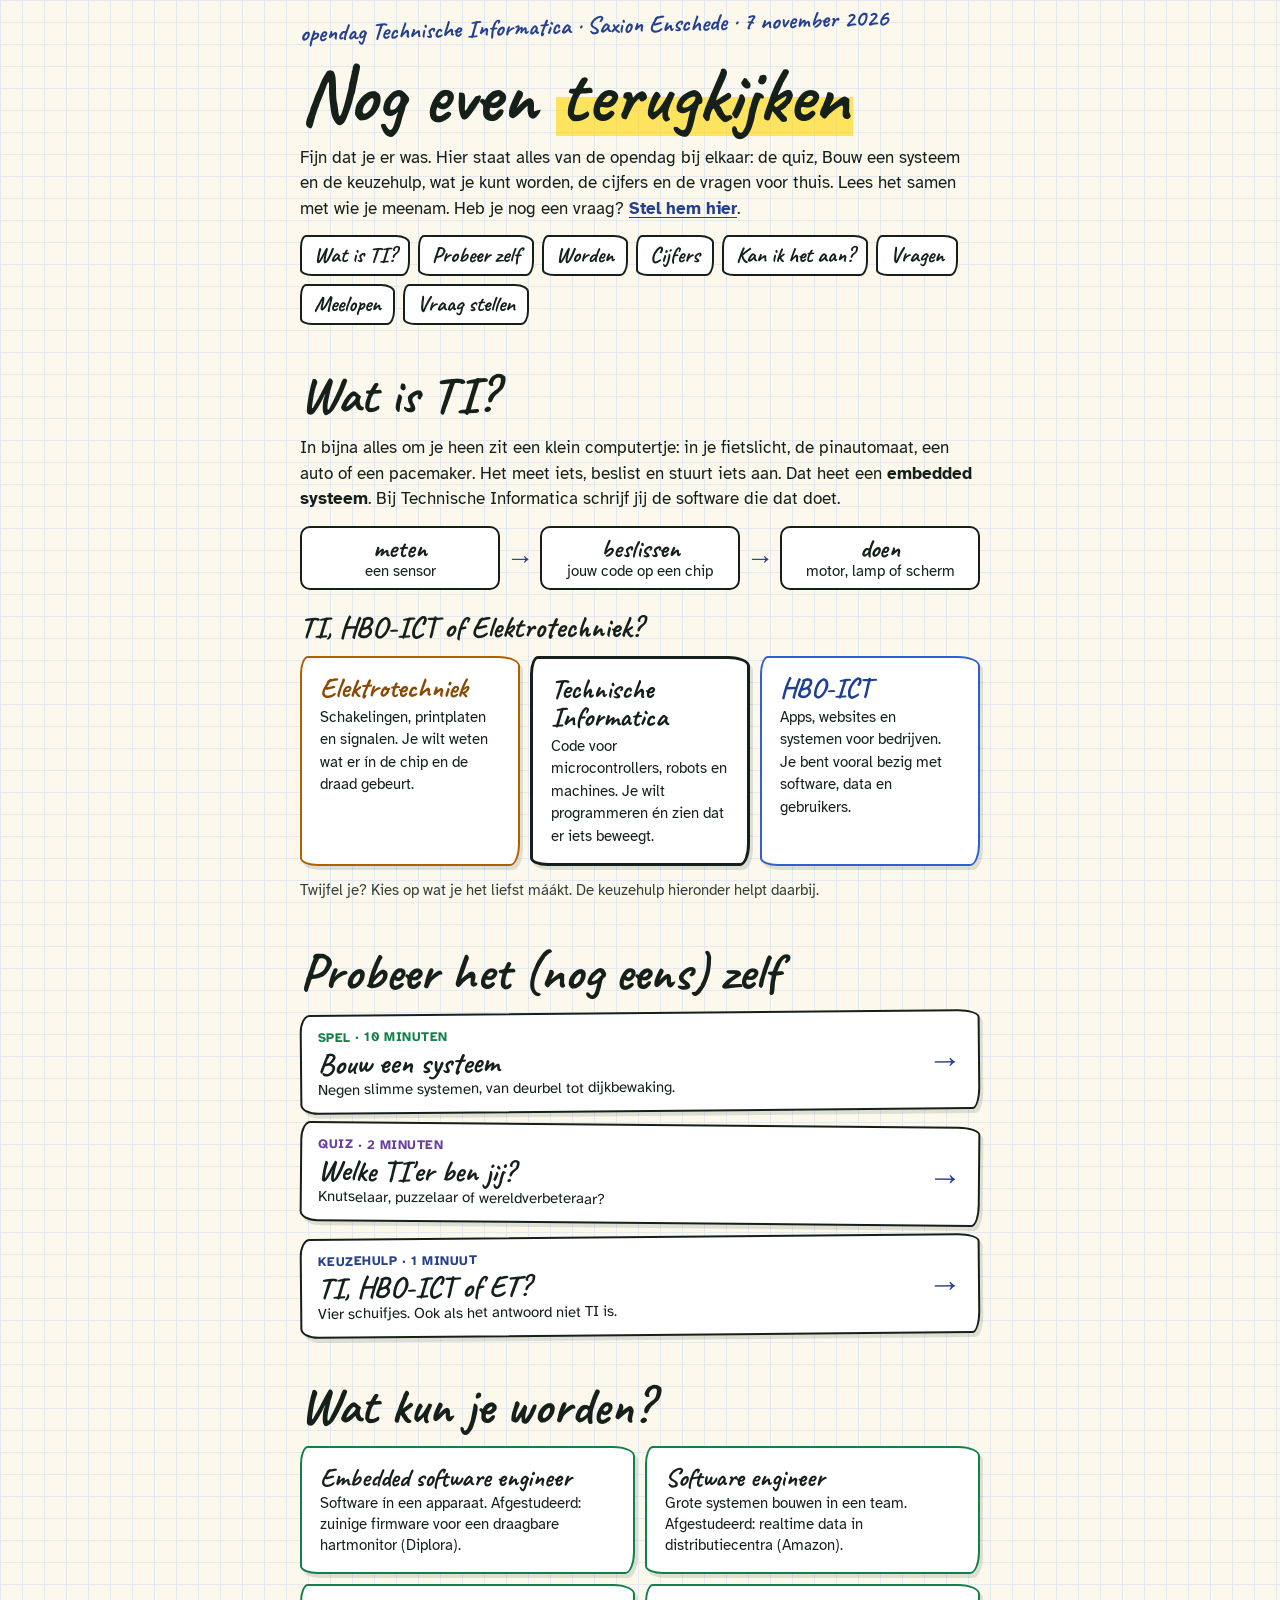
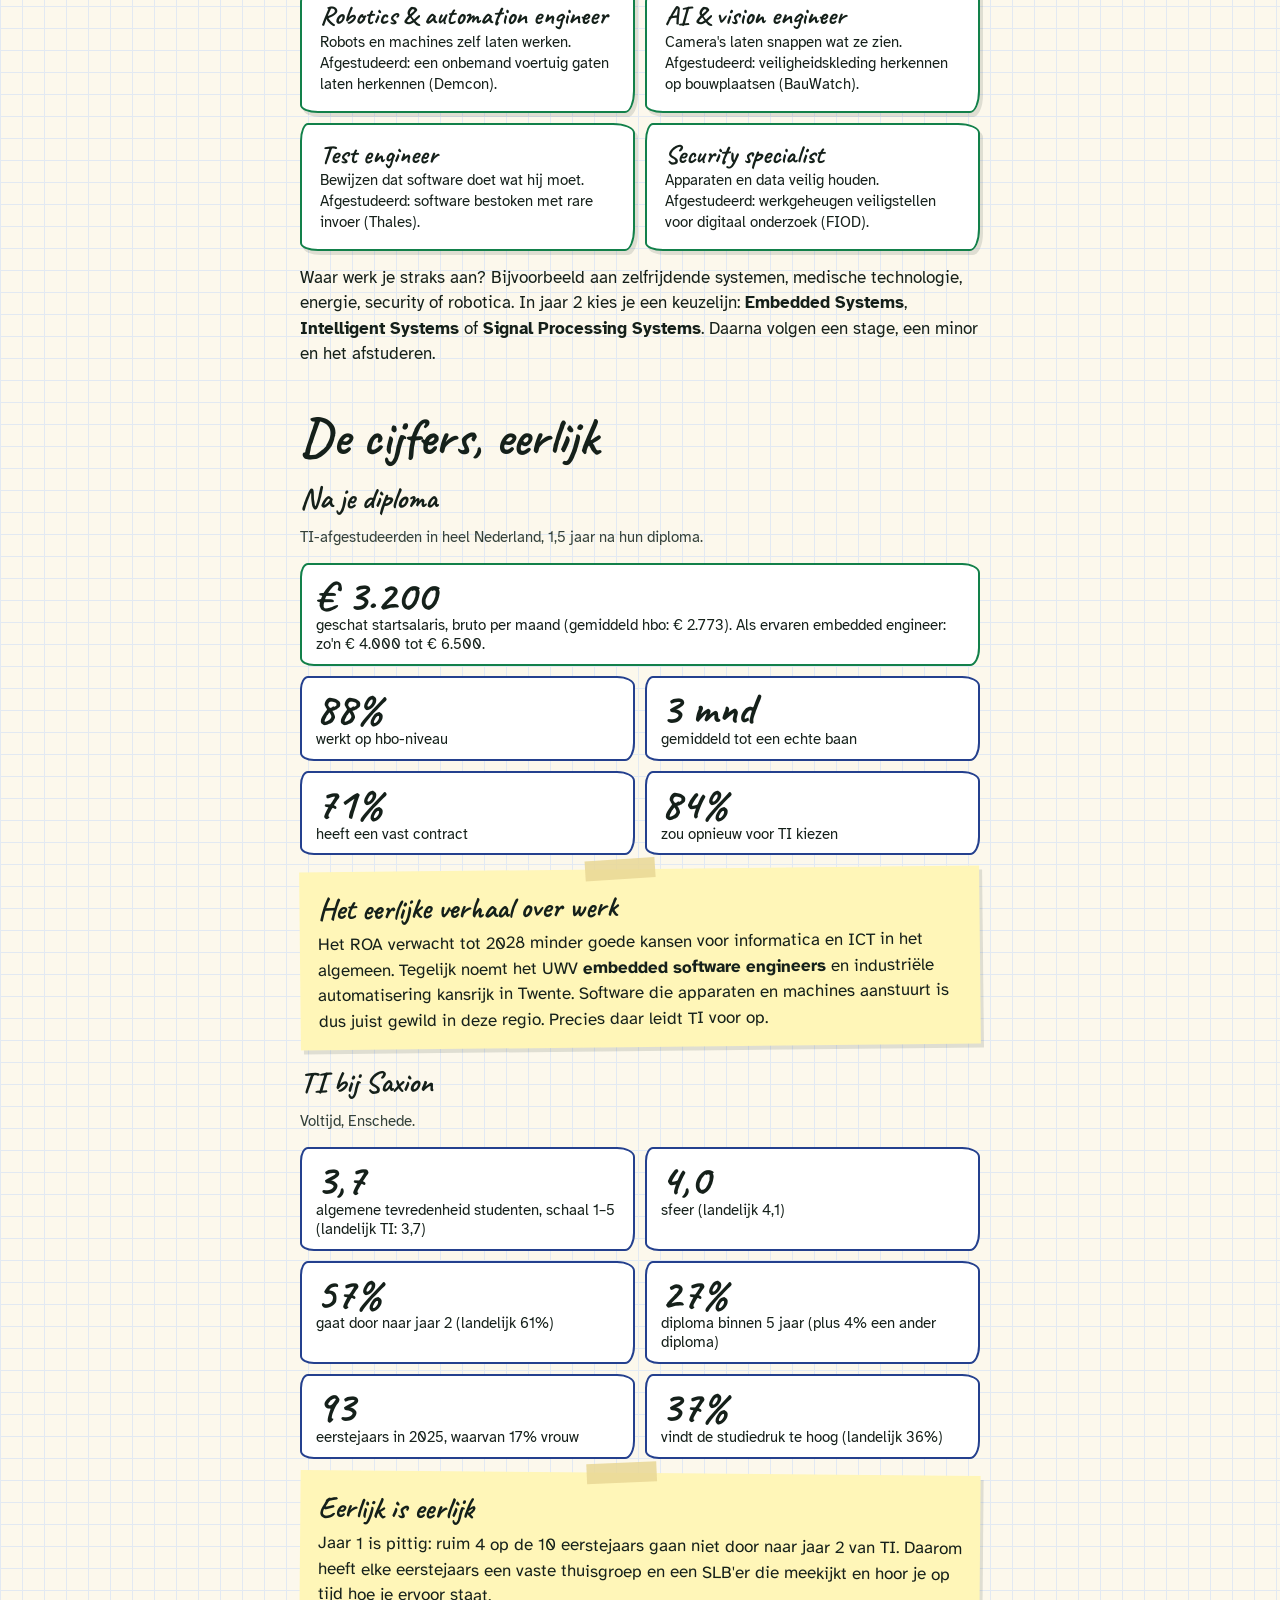
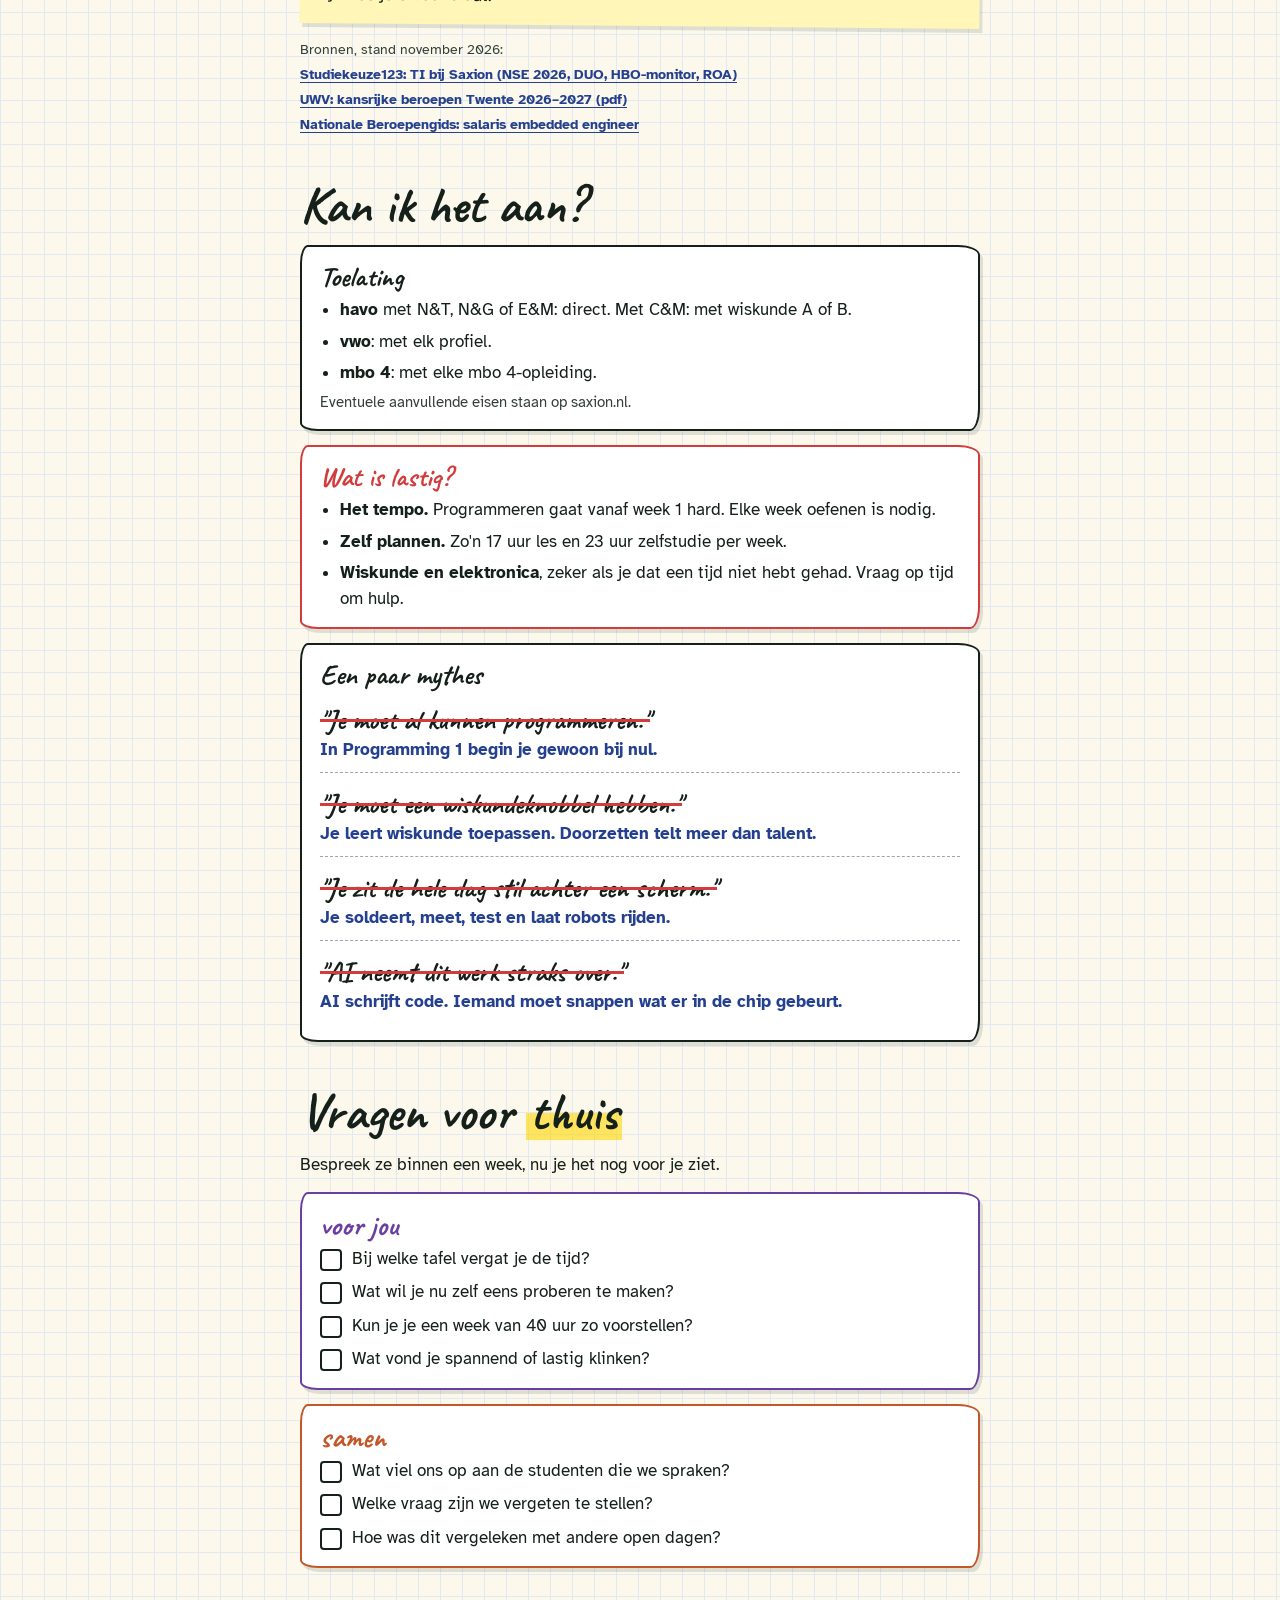
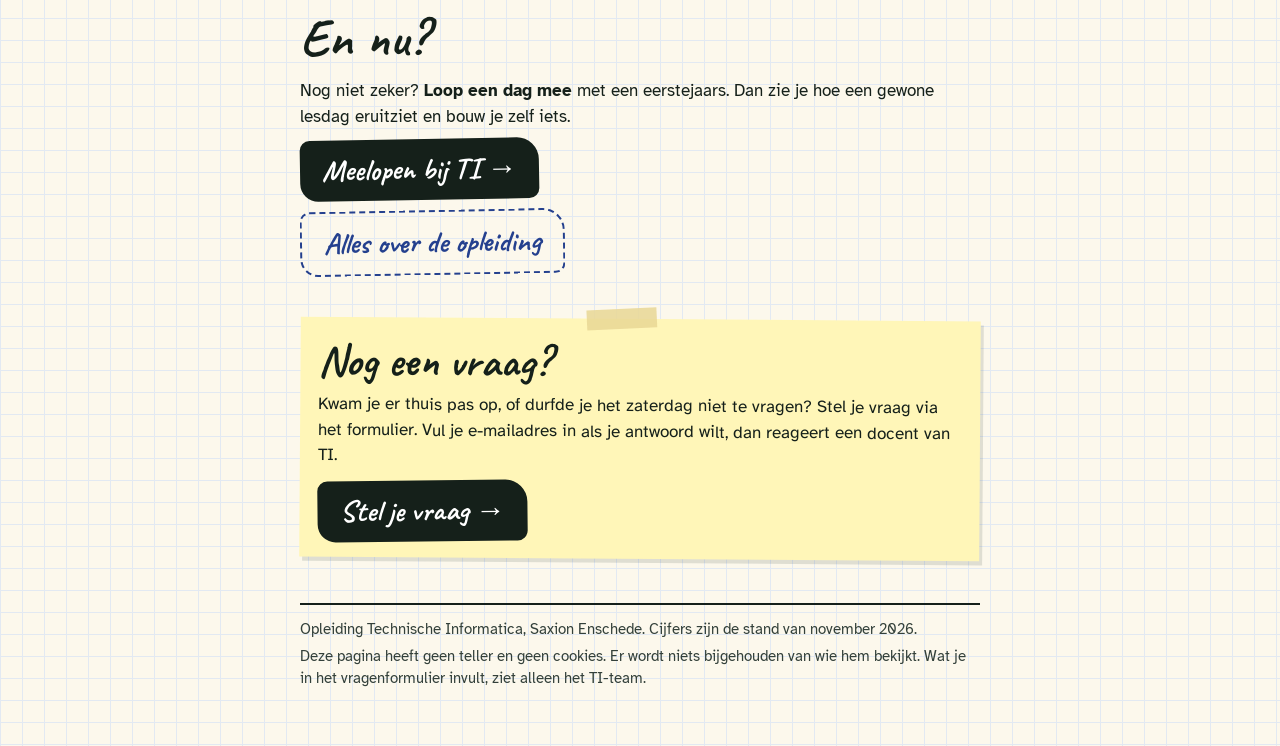
<file: index.html>
<!doctype html>
<html lang="nl">
<head>
<meta charset="utf-8">
<meta name="viewport" content="width=device-width,initial-scale=1,viewport-fit=cover">
<title>Opendag TI · terugkijken</title>
<meta name="description" content="Samenvatting van de opendag Technische Informatica bij Saxion Enschede, 7 november 2026.">
<link rel="stylesheet" href="fonts/fonts.css">
<style>
/* Layout: één schriftblad om op de telefoon door te scrollen. Zelfde papieren stijl als de posters op de opendag. */
:root{
  --paper:#FCF8EC; --grid:#E2E9F2; --ink:#15201A; --ink2:#33403A; --pen:#24408E; --red:#D23C3C;
  --ok:#12804A; --okbg:#EEF8F1; --et:#B35F00; --ict:#2F5FD0; --paars:#6B3FA0;
  --card:#FFFFFF; --note:#FFF6B8; --mark:rgba(255,214,0,.6); --tape:rgba(233,215,150,.85);
  --hand:'Caveat','Segoe Print',cursive; --body:'Atkinson Hyperlegible','Segoe UI',system-ui,sans-serif;
  color-scheme:light;
}
*{box-sizing:border-box}
html{scroll-behavior:smooth}
@media (prefers-reduced-motion:reduce){html{scroll-behavior:auto}}
body{margin:0;background:var(--paper);background-image:linear-gradient(var(--grid) 1px,transparent 1px),linear-gradient(90deg,var(--grid) 1px,transparent 1px);background-size:22px 22px;color:var(--ink);font-family:var(--body);font-size:17px;line-height:1.5;padding:20px max(16px,env(safe-area-inset-right,0px)) 56px max(16px,env(safe-area-inset-left,0px))}
.wrap{max-width:680px;margin:0 auto;display:flex;flex-direction:column;gap:44px}
section{display:flex;flex-direction:column;gap:14px;scroll-margin-top:12px}
.kick{font-family:var(--hand);font-weight:700;font-size:24px;color:var(--pen);transform:rotate(-1.5deg);transform-origin:left;line-height:1.1}
h1{margin:0;font-family:var(--hand);font-weight:700;font-size:clamp(50px,13vw,78px);line-height:.9;text-wrap:balance}
h2{margin:0;font-family:var(--hand);font-weight:700;font-size:clamp(38px,9.5vw,52px);line-height:1;text-wrap:balance}
h3{margin:0;font-family:var(--hand);font-weight:700;font-size:30px;line-height:1}
p{margin:0}
.hl{background:linear-gradient(transparent 52%,var(--mark) 52%,var(--mark) 92%,transparent 92%);padding:0 4px}
a{color:var(--pen);font-weight:700;text-underline-offset:3px}
a:focus-visible{outline:3px solid var(--pen);outline-offset:3px;border-radius:4px}
.small{font-size:14.5px;color:var(--ink2)}
.toc{display:flex;flex-wrap:wrap;gap:8px}
.toc a{font-family:var(--hand);font-size:22px;text-decoration:none;color:var(--ink);background:var(--card);border:2px solid var(--ink);border-radius:6px 14px 8px 12px/12px 8px 14px 6px;padding:2px 12px;min-height:40px;display:inline-flex;align-items:center}
.card{background:var(--card);border:2.5px solid var(--ink);border-radius:8px 22px 10px 18px/18px 10px 22px 8px;padding:16px 18px;box-shadow:3px 4px 0 rgba(21,32,26,.12);display:flex;flex-direction:column;gap:6px}
.note{position:relative;background:var(--note);padding:22px 18px 16px;box-shadow:3px 4px 0 rgba(21,32,26,.12);transform:rotate(-.6deg);display:flex;flex-direction:column;gap:8px}
.note::before{content:"";position:absolute;top:-10px;left:42%;width:70px;height:20px;background:var(--tape);transform:rotate(-3deg)}
.flow{display:grid;grid-template-columns:1fr auto 1fr auto 1fr;gap:6px;align-items:center;text-align:center}
.flow div{background:var(--card);border:2.5px solid var(--ink);border-radius:10px;padding:8px 6px;font-size:14.5px;line-height:1.25}
.flow b{display:block;font-family:var(--hand);font-size:26px;line-height:1}
.flow span{font-family:var(--hand);font-size:28px;color:var(--pen)}
.three{display:grid;grid-template-columns:repeat(3,minmax(0,1fr));gap:10px}
@media (max-width:600px){.three{grid-template-columns:1fr}}
.three .card{gap:4px}
.games{display:flex;flex-direction:column;gap:12px}
.game{display:flex;gap:14px;align-items:center;text-decoration:none;color:var(--ink);font-weight:400;background:var(--card);border:2.5px solid var(--ink);border-radius:10px 22px 8px 18px/18px 8px 22px 10px;padding:12px 16px;box-shadow:3px 4px 0 rgba(21,32,26,.12);min-height:64px}
.game:nth-child(odd){transform:rotate(-.5deg)} .game:nth-child(even){transform:rotate(.5deg)}
.game .t{font-family:var(--hand);font-weight:700;font-size:30px;line-height:1}
.game .m{font-size:13px;font-weight:700;letter-spacing:.04em;color:var(--ok)}
.game .arr{margin-left:auto;font-family:var(--hand);font-size:34px;color:var(--pen)}
.jobs{display:grid;grid-template-columns:repeat(2,minmax(0,1fr));gap:10px}
@media (max-width:600px){.jobs{grid-template-columns:1fr}}
.jobs .card{border-color:var(--ok);gap:2px}
.jobs .card b{font-family:var(--hand);font-size:26px;line-height:1.05}
.jobs .card span{font-size:15px;line-height:1.4}
.nums{display:grid;grid-template-columns:repeat(2,minmax(0,1fr));gap:10px}
.num{background:var(--card);border:2.5px solid var(--pen);border-radius:8px 18px 10px 14px/14px 10px 18px 8px;padding:10px 14px}
.num b{display:block;font-family:var(--hand);font-size:44px;line-height:.95}
.num span{font-size:14.5px;line-height:1.3;display:block}
.num.groen{border-color:var(--ok)}
.num.wide{grid-column:span 2}
.sub{font-family:var(--hand);font-weight:700;font-size:30px;line-height:1;margin-top:6px}
ul.plain{margin:0;padding-left:20px;display:flex;flex-direction:column;gap:6px}
.check{list-style:none;padding:0;margin:0;display:flex;flex-direction:column;gap:8px}
.check li{display:flex;gap:10px;align-items:flex-start}
.check li::before{content:"";flex-shrink:0;width:18px;height:18px;border:2.5px solid var(--ink);border-radius:4px;margin-top:3px;background:#fff}
.myth{display:flex;flex-direction:column;gap:2px;padding:10px 0;border-bottom:1.5px dashed #9AA6B2}
.myth:last-child{border-bottom:none}
.myth s{font-family:var(--hand);font-weight:700;font-size:28px;line-height:1.05;text-decoration-color:var(--red);text-decoration-thickness:3px}
.myth span{color:var(--pen);font-weight:700}
.cta{display:flex;flex-direction:column;gap:10px}
.btn{display:inline-flex;align-items:center;gap:8px;align-self:flex-start;font-family:var(--hand);font-weight:700;font-size:30px;color:#fff;background:var(--ink);text-decoration:none;border-radius:10px 22px 10px 18px;padding:8px 22px;min-height:52px;transform:rotate(-1deg)}
.btn.ghost{background:transparent;color:var(--pen);border:2.5px dashed var(--pen)}
.bron{font-size:14px;color:var(--ink2);display:flex;flex-direction:column;gap:4px}
.bron a{font-weight:700}
footer{border-top:2.5px solid var(--ink);padding-top:14px;display:flex;flex-direction:column;gap:6px}
</style>
</head>
<body>
<main class="wrap">

<header style="display:flex;flex-direction:column;gap:14px">
  <div class="kick">opendag Technische Informatica · Saxion Enschede · 7 november 2026</div>
  <h1>Nog even <span class="hl">terugkijken</span></h1>
  <p>Fijn dat je er was. Hier staat alles van de opendag bij elkaar: de quiz, Bouw een systeem en de keuzehulp, wat je kunt worden, de cijfers en de vragen voor thuis. Lees het samen met wie je meenam. Heb je nog een vraag? <a href="#vraag">Stel hem hier</a>.</p>
  <nav class="toc" aria-label="op deze pagina">
    <a href="#ti">Wat is TI?</a><a href="#probeer">Probeer zelf</a><a href="#worden">Worden</a><a href="#cijfers">Cijfers</a><a href="#aankunnen">Kan ik het aan?</a><a href="#thuis">Vragen</a><a href="#verder">Meelopen</a><a href="#vraag">Vraag stellen</a>
  </nav>
</header>

<section id="ti" aria-labelledby="h-ti">
  <h2 id="h-ti">Wat is TI?</h2>
  <p>In bijna alles om je heen zit een klein computertje: in je fietslicht, de pinautomaat, een auto of een pacemaker. Het meet iets, beslist en stuurt iets aan. Dat heet een <b>embedded systeem</b>. Bij Technische Informatica schrijf jij de software die dat doet.</p>
  <div class="flow" aria-label="meten, beslissen, doen">
    <div><b>meten</b>een sensor</div><span aria-hidden="true">→</span>
    <div><b>beslissen</b>jouw code op een chip</div><span aria-hidden="true">→</span>
    <div><b>doen</b>motor, lamp of scherm</div>
  </div>
  <h3 style="margin-top:8px">TI, HBO-ICT of Elektrotechniek?</h3>
  <div class="three">
    <div class="card" style="border-color:var(--et)"><b style="font-family:var(--hand);font-size:28px;color:#8A4A00;line-height:1">Elektrotechniek</b><span style="font-size:15px">Schakelingen, printplaten en signalen. Je wilt weten wat er ín de chip en de draad gebeurt.</span></div>
    <div class="card" style="border-width:3.5px"><b style="font-family:var(--hand);font-size:28px;line-height:1">Technische Informatica</b><span style="font-size:15px">Code voor microcontrollers, robots en machines. Je wilt programmeren én zien dat er iets beweegt.</span></div>
    <div class="card" style="border-color:var(--ict)"><b style="font-family:var(--hand);font-size:28px;color:#1E3F96;line-height:1">HBO-ICT</b><span style="font-size:15px">Apps, websites en systemen voor bedrijven. Je bent vooral bezig met software, data en gebruikers.</span></div>
  </div>
  <p class="small">Twijfel je? Kies op wat je het liefst máákt. De keuzehulp hieronder helpt daarbij.</p>
</section>

<section id="probeer" aria-labelledby="h-probeer">
  <h2 id="h-probeer">Probeer het (nog eens) zelf</h2>
  <div class="games">
    <a class="game" href="bouw-een-systeem.html"><div><div class="m">SPEL · 10 MINUTEN</div><div class="t">Bouw een systeem</div><div style="font-size:15px">Negen slimme systemen, van deurbel tot dijkbewaking.</div></div><span class="arr" aria-hidden="true">→</span></a>
    <a class="game" href="welke-tier.html"><div><div class="m" style="color:var(--paars)">QUIZ · 2 MINUTEN</div><div class="t">Welke TI'er ben jij?</div><div style="font-size:15px">Knutselaar, puzzelaar of wereldverbeteraar?</div></div><span class="arr" aria-hidden="true">→</span></a>
    <a class="game" href="keuzehulp.html"><div><div class="m" style="color:var(--pen)">KEUZEHULP · 1 MINUUT</div><div class="t">TI, HBO-ICT of ET?</div><div style="font-size:15px">Vier schuifjes. Ook als het antwoord niet TI is.</div></div><span class="arr" aria-hidden="true">→</span></a>
  </div>
</section>

<section id="worden" aria-labelledby="h-worden">
  <h2 id="h-worden">Wat kun je worden?</h2>
  <div class="jobs">
    <div class="card"><b>Embedded software engineer</b><span>Software ín een apparaat. Afgestudeerd: zuinige firmware voor een draagbare hartmonitor (Diplora).</span></div>
    <div class="card"><b>Software engineer</b><span>Grote systemen bouwen in een team. Afgestudeerd: realtime data in distributiecentra (Amazon).</span></div>
    <div class="card"><b>Robotics &amp; automation engineer</b><span>Robots en machines zelf laten werken. Afgestudeerd: een onbemand voertuig gaten laten herkennen (Demcon).</span></div>
    <div class="card"><b>AI &amp; vision engineer</b><span>Camera's laten snappen wat ze zien. Afgestudeerd: veiligheidskleding herkennen op bouwplaatsen (BauWatch).</span></div>
    <div class="card"><b>Test engineer</b><span>Bewijzen dat software doet wat hij moet. Afgestudeerd: software bestoken met rare invoer (Thales).</span></div>
    <div class="card"><b>Security specialist</b><span>Apparaten en data veilig houden. Afgestudeerd: werkgeheugen veiligstellen voor digitaal onderzoek (FIOD).</span></div>
  </div>
  <p>Waar werk je straks aan? Bijvoorbeeld aan zelfrijdende systemen, medische technologie, energie, security of robotica. In jaar 2 kies je een keuzelijn: <b>Embedded Systems</b>, <b>Intelligent Systems</b> of <b>Signal Processing Systems</b>. Daarna volgen een stage, een minor en het afstuderen.</p>
</section>

<section id="cijfers" aria-labelledby="h-cijfers">
  <h2 id="h-cijfers">De cijfers, eerlijk</h2>
  <div class="sub">Na je diploma</div>
  <p class="small">TI-afgestudeerden in heel Nederland, 1,5 jaar na hun diploma.</p>
  <div class="nums">
    <div class="num groen wide"><b>€ 3.200</b><span>geschat startsalaris, bruto per maand (gemiddeld hbo: € 2.773). Als ervaren embedded engineer: zo'n € 4.000 tot € 6.500.</span></div>
    <div class="num"><b>88%</b><span>werkt op hbo-niveau</span></div>
    <div class="num"><b>3 mnd</b><span>gemiddeld tot een echte baan</span></div>
    <div class="num"><b>71%</b><span>heeft een vast contract</span></div>
    <div class="num"><b>84%</b><span>zou opnieuw voor TI kiezen</span></div>
  </div>
  <div class="note">
    <h3>Het eerlijke verhaal over werk</h3>
    <p>Het ROA verwacht tot 2028 minder goede kansen voor informatica en ICT in het algemeen. Tegelijk noemt het UWV <b>embedded software engineers</b> en industriële automatisering kansrijk in Twente. Software die apparaten en machines aanstuurt is dus juist gewild in deze regio. Precies daar leidt TI voor op.</p>
  </div>
  <div class="sub">TI bij Saxion</div>
  <p class="small">Voltijd, Enschede.</p>
  <div class="nums">
    <div class="num"><b>3,7</b><span>algemene tevredenheid studenten, schaal 1–5 (landelijk TI: 3,7)</span></div>
    <div class="num"><b>4,0</b><span>sfeer (landelijk 4,1)</span></div>
    <div class="num"><b>57%</b><span>gaat door naar jaar 2 (landelijk 61%)</span></div>
    <div class="num"><b>27%</b><span>diploma binnen 5 jaar (plus 4% een ander diploma)</span></div>
    <div class="num"><b>93</b><span>eerstejaars in 2025, waarvan 17% vrouw</span></div>
    <div class="num"><b>37%</b><span>vindt de studiedruk te hoog (landelijk 36%)</span></div>
  </div>
  <div class="note" style="transform:rotate(.5deg)">
    <h3>Eerlijk is eerlijk</h3>
    <p>Jaar 1 is pittig: ruim 4 op de 10 eerstejaars gaan niet door naar jaar 2 van TI. Daarom heeft elke eerstejaars een vaste thuisgroep en een SLB'er die meekijkt en hoor je op tijd hoe je ervoor staat.</p>
  </div>
  <div class="bron">
    <span>Bronnen, stand november 2026:</span>
    <a href="https://www.studiekeuze123.nl/opleidingen/1606-technische-informatica-saxion-hbo-bachelor">Studiekeuze123: TI bij Saxion (NSE 2026, DUO, HBO-monitor, ROA)</a>
    <a href="https://www.uwv.nl/assets-kai/files/553a9cae-3040-4ae5-aff6-f21270457fbf/regionaal-kansrijke-beroepen-2026-2027-twente.pdf">UWV: kansrijke beroepen Twente 2026–2027 (pdf)</a>
    <a href="https://www.nationaleberoepengids.nl/salaris/embedded-engineer">Nationale Beroepengids: salaris embedded engineer</a>
  </div>
</section>

<section id="aankunnen" aria-labelledby="h-aankunnen">
  <h2 id="h-aankunnen">Kan ik het aan?</h2>
  <div class="card">
    <h3 style="font-size:28px">Toelating</h3>
    <ul class="plain">
      <li><b>havo</b> met N&amp;T, N&amp;G of E&amp;M: direct. Met C&amp;M: met wiskunde A of B.</li>
      <li><b>vwo</b>: met elk profiel.</li>
      <li><b>mbo 4</b>: met elke mbo 4-opleiding.</li>
    </ul>
    <p class="small">Eventuele aanvullende eisen staan op saxion.nl.</p>
  </div>
  <div class="card" style="border-color:var(--red)">
    <h3 style="font-size:28px;color:var(--red)">Wat is lastig?</h3>
    <ul class="plain">
      <li><b>Het tempo.</b> Programmeren gaat vanaf week 1 hard. Elke week oefenen is nodig.</li>
      <li><b>Zelf plannen.</b> Zo'n 17 uur les en 23 uur zelfstudie per week.</li>
      <li><b>Wiskunde en elektronica</b>, zeker als je dat een tijd niet hebt gehad. Vraag op tijd om hulp.</li>
    </ul>
  </div>
  <div class="card">
    <h3 style="font-size:28px">Een paar mythes</h3>
    <div class="myth"><s>"Je moet al kunnen programmeren."</s><span>In Programming 1 begin je gewoon bij nul.</span></div>
    <div class="myth"><s>"Je moet een wiskundeknobbel hebben."</s><span>Je leert wiskunde toepassen. Doorzetten telt meer dan talent.</span></div>
    <div class="myth"><s>"Je zit de hele dag stil achter een scherm."</s><span>Je soldeert, meet, test en laat robots rijden.</span></div>
    <div class="myth"><s>"AI neemt dit werk straks over."</s><span>AI schrijft code. Iemand moet snappen wat er in de chip gebeurt.</span></div>
  </div>
</section>

<section id="thuis" aria-labelledby="h-thuis">
  <h2 id="h-thuis">Vragen voor <span class="hl">thuis</span></h2>
  <p>Bespreek ze binnen een week, nu je het nog voor je ziet.</p>
  <div class="card" style="border-color:var(--paars)">
    <h3 style="color:var(--paars)">voor jou</h3>
    <ul class="check">
      <li>Bij welke tafel vergat je de tijd?</li>
      <li>Wat wil je nu zelf eens proberen te maken?</li>
      <li>Kun je je een week van 40 uur zo voorstellen?</li>
      <li>Wat vond je spannend of lastig klinken?</li>
    </ul>
  </div>
  <div class="card" style="border-color:#C2582A">
    <h3 style="color:#C2582A">samen</h3>
    <ul class="check">
      <li>Wat viel ons op aan de studenten die we spraken?</li>
      <li>Welke vraag zijn we vergeten te stellen?</li>
      <li>Hoe was dit vergeleken met andere open dagen?</li>
    </ul>
  </div>
</section>

<section id="verder" aria-labelledby="h-verder">
  <h2 id="h-verder">En nu?</h2>
  <div class="cta">
    <p>Nog niet zeker? <b>Loop een dag mee</b> met een eerstejaars. Dan zie je hoe een gewone lesdag eruitziet en bouw je zelf iets.</p>
    <a class="btn" href="https://www.saxion.nl/opleidingen/voltijd/bachelor/technische-informatica/proefstuderen">Meelopen bij TI →</a>
    <a class="btn ghost" href="https://www.saxion.nl/opleidingen/voltijd/bachelor/technische-informatica">Alles over de opleiding</a>
  </div>
</section>

<section id="vraag" aria-labelledby="h-vraag">
  <div class="note" style="transform:rotate(.4deg)">
    <h2 id="h-vraag" style="font-size:clamp(34px,8.5vw,44px)">Nog een vraag?</h2>
    <p>Kwam je er thuis pas op, of durfde je het zaterdag niet te vragen? Stel je vraag via het formulier. Vul je e-mailadres in als je antwoord wilt, dan reageert een docent van TI.</p>
    <!-- VERVANG: edu.nl-link naar het Microsoft Forms-formulier -->
    <a class="btn" href="https://edu.nl/VERVANG-MIJ" style="margin-top:4px">Stel je vraag →</a>
  </div>
</section>

<footer>
  <p class="small">Opleiding Technische Informatica, Saxion Enschede. Cijfers zijn de stand van november 2026.</p>
  <p class="small">Deze pagina heeft geen teller en geen cookies. Er wordt niets bijgehouden van wie hem bekijkt. Wat je in het vragenformulier invult, ziet alleen het TI-team.</p>
</footer>
</main>
</body>
</html>
</file>
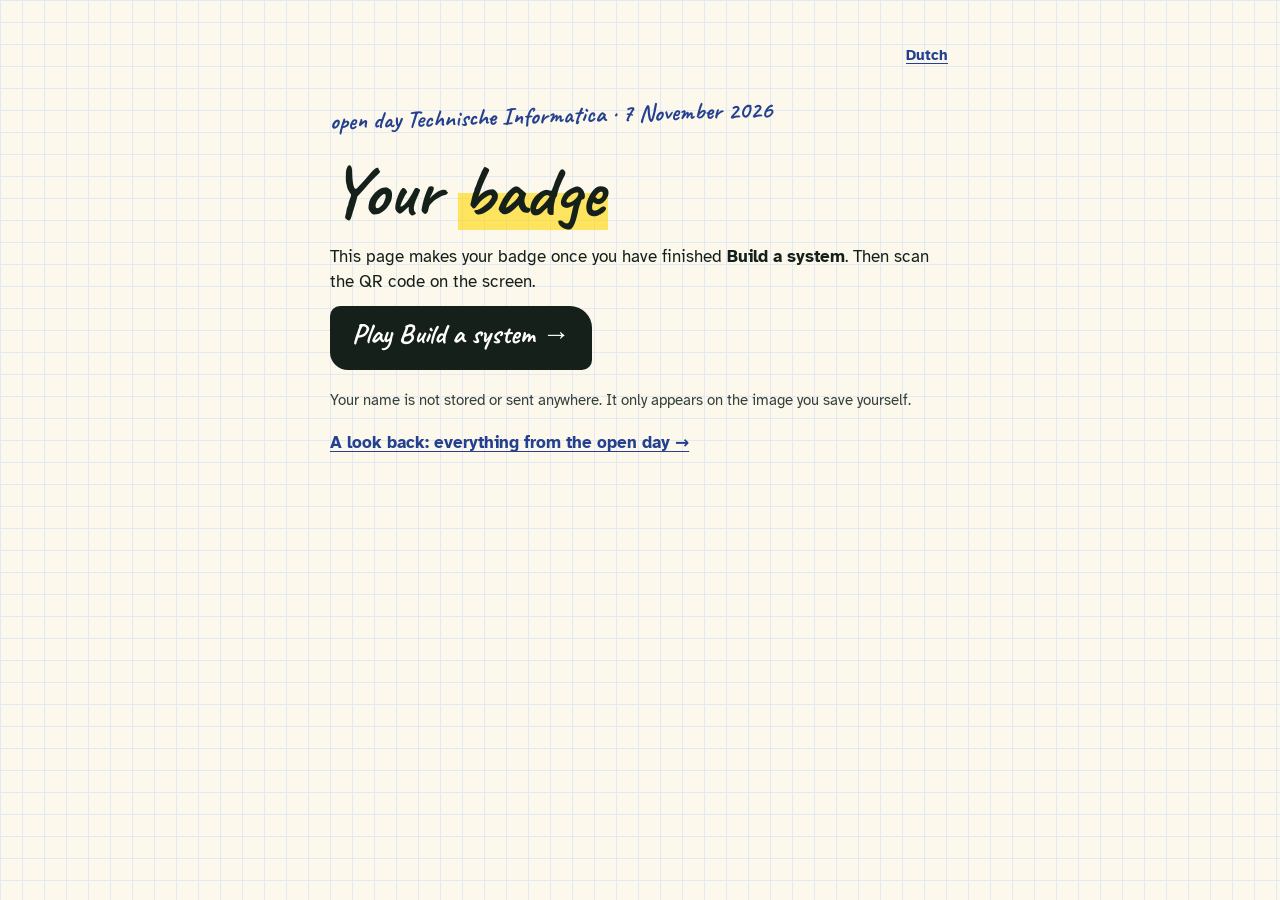
<file: badge-maker-en.html>
<!doctype html>
<html lang="en">
<head>
<meta charset="utf-8">
<meta name="viewport" content="width=device-width,initial-scale=1,viewport-fit=cover">
<title>Your badge · System Builder</title>
<link rel="stylesheet" href="fonts/fonts.css">
</head>
<body>
<style>
/* Layout: schriftblad. Boven een keten van 5 vakjes (waarnemen → denken → doen → verbinden → tonen), daaronder de onderdelenbak. Bewust één papieren look. */
:root{
  --paper:#FCF8EC; --grid:#E2E9F2; --ink:#15201A; --ink2:#33403A; --pen:#24408E; --red:#D23C3C;
  --ok:#12804A; --okbg:#D5F0DF; --note:#FFF6B8; --card:#FFFFFF; --mark:rgba(255,214,0,.6); --tape:rgba(233,215,150,.85);
  --hand:'Caveat','Segoe Print',cursive; --body:'Atkinson Hyperlegible','Segoe UI',system-ui,sans-serif;
  color-scheme: light;
}
body{background:var(--paper);background-image:linear-gradient(var(--grid) 1px,transparent 1px),linear-gradient(90deg,var(--grid) 1px,transparent 1px);background-size:22px 22px;color:var(--ink);font-family:var(--body);font-size:17px;line-height:1.45;padding-left:max(16px,env(safe-area-inset-left,0px));padding-right:max(16px,env(safe-area-inset-right,0px));padding-block:20px 48px}
.wrap{max-width:980px;margin:0 auto;display:flex;flex-direction:column;gap:20px}
.kick{font-family:var(--hand);font-weight:700;font-size:24px;color:var(--pen);transform:rotate(-1.5deg);transform-origin:left}
h1{margin:0;font-family:var(--hand);font-weight:700;font-size:clamp(46px,10vw,72px);line-height:.92;text-wrap:balance}
h2{margin:0;font-family:var(--hand);font-weight:700;font-size:clamp(30px,7vw,40px);line-height:1}
.hl{background:linear-gradient(transparent 52%,var(--mark) 52%,var(--mark) 92%,transparent 92%);padding:0 4px}
.tabs{display:flex;flex-wrap:wrap;gap:10px;position:relative}
.tab{font:inherit;font-family:var(--hand);font-weight:700;font-size:26px;padding:6px 16px;min-height:46px;background:var(--card);color:var(--ink);border:2.5px solid var(--ink);border-radius:8px 18px 8px 14px;cursor:pointer}
.tab[aria-pressed="true"]{background:var(--ink);color:#fff}
.tab .done{color:var(--ok)}
.tab[aria-pressed="true"] .done{color:#9BE3B9}
.chain{display:grid;grid-template-columns:repeat(5,minmax(0,1fr));gap:14px;position:relative}
.slot{font:inherit;color:var(--ink);text-align:left;min-height:150px;background:rgba(255,255,255,.7);border:2.5px dashed var(--ink2);border-radius:10px 20px 12px 18px/18px 12px 20px 10px;padding:12px;display:flex;flex-direction:column;gap:6px;cursor:pointer;position:relative}
.slot.armed{border-color:var(--pen);background:#EEF3FB}
.slot.over{border-color:var(--pen);border-style:solid}
.slot.filled{border-style:solid;border-color:var(--ok);background:var(--okbg);cursor:default}
.slot.wrong{animation:shake .35s}
@keyframes shake{25%{transform:translateX(-6px)}75%{transform:translateX(6px)}}
.slot .step{font-family:var(--hand);font-weight:700;font-size:28px;line-height:1;color:var(--pen)}
.slot .ask{font-size:15px;color:var(--ink2)}
.slot .got{font-weight:700;font-size:15.5px;line-height:1.2;display:flex;gap:6px;align-items:center;min-width:0}
.slot .got span{min-width:0;overflow-wrap:anywhere;hyphens:manual}
.slot .why{font-size:14.5px;line-height:1.35}
.slot.pulse{box-shadow:0 0 0 4px var(--mark)}
.arrow{display:none}
.hint{min-height:28px;font-family:var(--hand);font-weight:700;font-size:26px;line-height:1.1;color:var(--red)}
.hint.good{color:var(--ok)}
.bin{display:flex;flex-direction:column;gap:10px}
.parts{display:flex;flex-wrap:wrap;gap:12px}
.part{font:inherit;color:var(--ink);background:var(--card);border:2.5px solid var(--ink);border-radius:6px 16px 8px 12px/12px 8px 16px 6px;padding:8px 14px;min-height:48px;display:flex;gap:8px;align-items:center;cursor:grab;box-shadow:3px 3px 0 rgba(21,32,26,.13);touch-action:manipulation}
.part:nth-child(odd){transform:rotate(-1deg)}
.part:nth-child(even){transform:rotate(1deg)}
.part[aria-pressed="true"]{background:var(--note);border-color:var(--pen);box-shadow:0 0 0 3px var(--pen)}
.part[disabled]{opacity:.35;cursor:default;box-shadow:none}
.part svg,.slot svg{flex-shrink:0}
button:focus-visible{outline:3px solid var(--pen);outline-offset:3px}
.win{position:relative;background:var(--note);padding:24px 20px 18px;transform:rotate(-.6deg);box-shadow:4px 5px 0 rgba(21,32,26,.13);display:flex;flex-direction:column;gap:10px}
.win::before{content:"";position:absolute;top:-11px;left:42%;width:80px;height:22px;background:var(--tape);transform:rotate(-3deg)}
.btn{font:inherit;font-family:var(--hand);font-weight:700;font-size:28px;color:#fff;background:var(--ink);border:none;border-radius:10px 22px 10px 18px;padding:8px 22px;min-height:48px;cursor:pointer;align-self:flex-start}
.small{font-size:14.5px;color:var(--ink2)}
.simbox{background:#FFFFFF;border:2.5px solid var(--ink);border-radius:8px 18px 10px 14px/14px 10px 18px 8px;padding:10px;display:flex;flex-direction:column;gap:6px}
.simbox canvas{display:block;max-width:100%}
.simcap{display:grid;font-family:var(--hand);font-weight:700;font-size:26px;line-height:1.1;color:var(--pen)}
.simcap span{grid-area:1/1;visibility:hidden}
.simcap span.on{visibility:visible}
.tirol{background:#FFFFFF;border:2.5px solid var(--ink);border-radius:10px 20px 8px 16px/16px 8px 20px 10px;padding:14px 16px;display:flex;flex-direction:column;gap:8px}
.tirol h3{margin:0;font-family:var(--hand);font-weight:700;font-size:30px;line-height:1}
.tirol ul{margin:0;padding-left:20px;display:flex;flex-direction:column;gap:4px}
.tirol .punch{font-family:var(--hand);font-weight:700;font-size:28px;line-height:1.1;color:var(--red)}
@media (max-width:720px){.niet{font-size:14px;padding:6px 10px}.nietbtn{font-size:14px}.puzzels summary{font-size:24px}.puzzels .leuk{font-size:21px}.simcap{font-size:20px}.tirol h3{font-size:26px}.tirol .punch{font-size:24px}}
.whybox{display:none}
.nietbtn{font-family:var(--body);font-size:15px;font-weight:700;color:var(--pen);background:none;border:none;text-decoration:underline;text-underline-offset:3px;padding:4px 4px;min-height:32px;cursor:pointer;vertical-align:middle}
.niet{font-size:15.5px;line-height:1.4;background:var(--card);border-left:4px solid var(--red);padding:8px 12px;max-width:70ch}
.puzzels{background:#FFFFFF;border:2.5px dashed var(--pen);border-radius:16px 8px 20px 10px/10px 20px 8px 16px;padding:10px 16px}
.puzzels summary{font-family:var(--hand);font-weight:700;font-size:28px;line-height:1.1;color:var(--pen);cursor:pointer;min-height:40px;display:flex;align-items:center;gap:8px;list-style:none}
.puzzels summary::-webkit-details-marker{display:none}
.puzzels summary::before{content:"+";display:inline-flex;align-items:center;justify-content:center;width:28px;height:28px;border:2.5px solid var(--pen);border-radius:50%;font-family:var(--body);font-size:18px;flex-shrink:0}
.puzzels[open] summary::before{content:"−"}
.puzzels ol{margin:8px 0 6px;padding-left:22px;display:flex;flex-direction:column;gap:8px}
.puzzels .leuk{font-family:var(--hand);font-weight:700;font-size:24px;line-height:1.1;color:var(--ok)}
[hidden]{display:none !important}

.finale{position:relative;background:var(--card);border:3.5px solid var(--ink);border-radius:12px 26px 10px 22px/22px 10px 26px 12px;padding:22px 20px 20px;box-shadow:5px 6px 0 rgba(21,32,26,.15);display:flex;flex-direction:column;gap:12px;transform:rotate(.4deg)}
.finale h2{font-size:clamp(36px,8vw,52px)}
.finale p{margin:0;max-width:62ch}
.stats{display:flex;flex-wrap:wrap;gap:12px}
.stats div{background:var(--note);padding:8px 14px 6px;display:flex;flex-direction:column;min-width:96px;transform:rotate(-1deg);box-shadow:2px 3px 0 rgba(21,32,26,.12)}
.stats div:nth-child(2){transform:rotate(1deg)}
.stats b{font-family:var(--hand);font-size:40px;line-height:1}
@media (max-width:720px){.stats{flex-wrap:nowrap;gap:8px}.stats div{min-width:0;flex:1;padding:6px 8px 4px}.stats b{font-size:32px}.stats span{font-size:12.5px}}
.stats span{font-size:14px;color:var(--ink2)}
.badgebox{display:flex;flex-wrap:wrap;gap:16px;align-items:flex-end}
.badgebox canvas{width:min(100%,360px);height:auto;border:2.5px solid var(--ink);border-radius:8px;box-shadow:4px 5px 0 rgba(21,32,26,.13);background:#FCF8EC}
.badgeform{display:flex;flex-direction:column;gap:10px;min-width:220px;flex:1}
.badgeform label{display:flex;flex-direction:column;gap:4px;font-weight:700;font-size:15px}
.badgeform input{font:inherit;font-size:18px;padding:8px 10px;min-height:44px;border:2.5px solid var(--ink);border-radius:6px 12px 8px 10px;background:#fff;color:var(--ink)}
.qrrow{display:flex;flex-wrap:wrap;gap:20px;align-items:center}
.qr{background:#fff;padding:10px;border:2.5px solid var(--ink);border-radius:8px;width:230px;flex-shrink:0;transform:rotate(-1.5deg)}
.qr svg{display:block;width:100%;height:auto}
.qrrow h3{margin:0 0 4px;font-family:var(--hand);font-weight:700;font-size:38px;line-height:1}
#badgeview{max-width:620px}
.tip-phone{display:none}
.tip-desk,.tip-phone{color:var(--ink2)}
.intro-short{display:none}
/* telefoon: compacte keten bovenaan, onderdelenbak vast onderin beeld */
@media (max-width:720px){
  body{padding-block:12px 0}
  .wrap{gap:12px}
  .kick{font-size:20px}
  h1{font-size:44px}
  h2{font-size:26px;line-height:1.05}
  .intro-long{display:none}
  .tip-desk{display:none}
  .tip-phone{display:inline}
  .intro-short{display:block;margin:0;font-size:15.5px}
  .tabs{flex-wrap:nowrap;overflow-x:auto;padding-bottom:6px;margin-inline:-4px;padding-inline:4px;scrollbar-width:thin}
  .tab{font-size:22px;white-space:nowrap;flex-shrink:0;min-height:44px;padding:4px 12px}
  .chain{grid-template-columns:repeat(5,minmax(0,1fr));gap:6px}
  .slot{min-height:104px;padding:6px 4px;align-items:center;text-align:center;gap:4px;border-width:2px}
  .slot .step{display:flex;flex-direction:column;align-items:center;font-size:15px;line-height:1;max-width:100%}
  .slot .step .sn{overflow-wrap:anywhere;hyphens:manual;max-width:100%}
  .slot .step .n{font-size:24px}
  .slot .step .sep{display:none}
  .slot .ask,.slot .why{display:none}
  .slot .got{flex-direction:column;gap:2px;font-size:11.5px;line-height:1.1}
  .slot .got svg{width:30px;height:30px}
  .whybox{display:block;background:var(--card);border:2px solid var(--ok);border-radius:8px 16px 10px 14px/14px 10px 16px 8px;padding:10px 12px;font-size:15px;line-height:1.35;min-height:44px}
  .whybox.ask{border-color:var(--pen);border-style:dashed}
  .bin{position:sticky;bottom:0;z-index:5;background:var(--paper);border-top:2.5px solid var(--ink);margin-inline:calc(-1 * max(16px,env(safe-area-inset-left,0px)));padding:8px max(16px,env(safe-area-inset-left,0px)) calc(10px + env(safe-area-inset-bottom,0px));gap:6px;box-shadow:0 -6px 14px rgba(21,32,26,.08)}
  .bin .kick{font-size:18px !important}
  .hint{font-size:21px;min-height:24px}
  .parts{flex-wrap:nowrap;overflow-x:auto;gap:8px;padding:4px 2px 6px;scroll-snap-type:x proximity}
  .part{flex-shrink:0;padding:6px 10px;font-size:15px;scroll-snap-align:start}
  .part svg{width:26px;height:26px}
  #win{padding-bottom:24px}
}
@media (prefers-reduced-motion:reduce){.slot.wrong{animation:none}}
.topbar{display:flex;justify-content:space-between;align-items:center;gap:12px;flex-wrap:wrap}
.reset{font-family:var(--body);font-size:15px;font-weight:700;color:var(--pen);background:var(--card);border:2px dashed var(--pen);border-radius:8px 14px 8px 12px;padding:6px 12px;min-height:40px;cursor:pointer}
.reset:focus-visible,.taal:focus-visible{outline:3px solid var(--pen);outline-offset:3px}
.taal{font-family:var(--body);font-size:15px;font-weight:700;color:var(--pen);text-underline-offset:3px;padding:8px 2px;min-height:40px;display:inline-flex;align-items:center;white-space:nowrap}
.reset-onder{align-self:flex-start;margin-top:8px}
.topbar{display:flex;justify-content:flex-end}
.taal{font-family:var(--body);font-size:15px;font-weight:700;color:var(--pen);text-underline-offset:3px;padding:8px 2px;min-height:40px;display:inline-flex;align-items:center}
.terug{font-weight:700;color:var(--pen);text-underline-offset:3px}
.badgebox canvas{width:min(100%,420px)}
</style>
<main class="wrap" lang="en" style="max-width:620px">
  <div class="topbar"><a class="taal" id="taal" href="badge-maker.html" lang="nl" hreflang="nl">Dutch</a></div>
  <div class="kick">open day Technische Informatica · 7 November 2026</div>
  <h1>Your <span class="hl">badge</span></h1>
  <div id="met" hidden style="display:flex;flex-direction:column;gap:16px">
    <p style="margin:0">You built all six smart systems in <b>Build a system</b>. Add your name and save the badge on your phone.</p>
    <div id="badgeslot"></div>
    <p class="small" style="margin:0">On an iPhone or Android phone, choose "Save image" or "Save" after "Save your badge".</p>
  </div>
  <div id="zonder" hidden style="display:flex;flex-direction:column;gap:12px">
    <p style="margin:0">This page makes your badge once you have finished <b>Build a system</b>. Then scan the QR code on the screen.</p>
    <a class="btn" href="bouw-een-systeem-en.html" style="text-decoration:none">Play Build a system →</a>
  </div>
  <p class="small" style="margin:0">Your name is not stored or sent anywhere. It only appears on the image you save yourself.</p>
  <a class="terug" href="samenvatting-en.html">A look back: everything from the open day →</a>
</main>
<script>
const ICON={
 camera:'<path d="M8 20h10l4-6h20l4 6h10v30H8z" fill="none" stroke="currentColor" stroke-width="4" stroke-linejoin="round"/><circle cx="32" cy="34" r="9" fill="none" stroke="currentColor" stroke-width="4"/>',
 afstand:'<path d="M10 32h8M24 18c8 8 8 20 0 28M34 12c12 12 12 28 0 40M44 6c16 16 16 36 0 52" fill="none" stroke="currentColor" stroke-width="4" stroke-linecap="round"/>',
 hart:'<path d="M32 54C14 42 6 32 6 22c0-8 6-14 13-14 6 0 10 4 13 8 3-4 7-8 13-8 7 0 13 6 13 14 0 10-8 20-26 32z" fill="none" stroke="currentColor" stroke-width="4" stroke-linejoin="round"/><path d="M14 30h10l4-8 6 16 4-8h12" fill="none" stroke="currentColor" stroke-width="3.5" stroke-linecap="round" stroke-linejoin="round"/>',
 temp:'<path d="M26 10a6 6 0 0112 0v28a11 11 0 11-12 0z" fill="none" stroke="currentColor" stroke-width="4"/><path d="M32 22v24" stroke="currentColor" stroke-width="4" stroke-linecap="round"/>',
 chip:'<rect x="18" y="18" width="28" height="28" rx="3" fill="none" stroke="currentColor" stroke-width="4"/><path d="M24 18V8M32 18V8M40 18V8M24 46v10M32 46v10M40 46v10M18 26H8M18 38H8M46 26h10M46 38h10" stroke="currentColor" stroke-width="3.5" stroke-linecap="round"/>',
 laptop:'<rect x="12" y="12" width="40" height="28" rx="3" fill="none" stroke="currentColor" stroke-width="4"/><path d="M4 50h56l-4-8H8z" fill="none" stroke="currentColor" stroke-width="4" stroke-linejoin="round"/>',
 speaker:'<path d="M8 24h10l14-12v40L18 40H8z" fill="none" stroke="currentColor" stroke-width="4" stroke-linejoin="round"/><path d="M42 22c5 5 5 15 0 20M50 14c10 10 10 26 0 36" fill="none" stroke="currentColor" stroke-width="4" stroke-linecap="round"/>',
 motor:'<circle cx="32" cy="32" r="18" fill="none" stroke="currentColor" stroke-width="4"/><circle cx="32" cy="32" r="5" fill="currentColor"/><path d="M32 14v-8M50 32h8M32 50v8M14 32H6" stroke="currentColor" stroke-width="4" stroke-linecap="round"/>',
 tril:'<rect x="22" y="10" width="20" height="44" rx="6" fill="none" stroke="currentColor" stroke-width="4"/><path d="M12 22l-4 4 4 4-4 4 4 4M52 22l4 4-4 4 4 4-4 4" fill="none" stroke="currentColor" stroke-width="3.5" stroke-linecap="round" stroke-linejoin="round"/>',
 wifi:'<path d="M8 26c14-14 34-14 48 0M16 34c9-9 23-9 32 0M24 42c4-4 12-4 16 0" fill="none" stroke="currentColor" stroke-width="4" stroke-linecap="round"/><circle cx="32" cy="50" r="4" fill="currentColor"/>',
 bt:'<path d="M20 20l24 24-12 12V8l12 12-24 24" fill="none" stroke="currentColor" stroke-width="4" stroke-linecap="round" stroke-linejoin="round"/>',
 app:'<rect x="18" y="6" width="28" height="52" rx="5" fill="none" stroke="currentColor" stroke-width="4"/><path d="M26 18h12M26 28h12M26 38h6" stroke="currentColor" stroke-width="3.5" stroke-linecap="round"/>',
 dash:'<path d="M10 50V14M10 50h46" stroke="currentColor" stroke-width="4" stroke-linecap="round"/><path d="M16 42l10-12 8 6 14-18" fill="none" stroke="currentColor" stroke-width="4" stroke-linecap="round" stroke-linejoin="round"/>',
 led:'<path d="M22 30a10 10 0 0120 0v10H22z" fill="none" stroke="currentColor" stroke-width="4"/><path d="M28 40v14M36 40v14M32 8v6M14 16l4 4M50 16l-4 4" stroke="currentColor" stroke-width="4" stroke-linecap="round"/>',
 klep:'<path d="M6 32h18M40 32h18" stroke="currentColor" stroke-width="5" stroke-linecap="round"/><path d="M24 22l16 20M24 42l16-20" fill="none" stroke="currentColor" stroke-width="4" stroke-linejoin="round"/><path d="M24 22v20M40 22v20M32 32V12M24 12h16" fill="none" stroke="currentColor" stroke-width="4" stroke-linecap="round"/>',
 vocht:'<path d="M32 6C24 18 16 26 16 36a16 16 0 0032 0c0-10-8-18-16-30z" fill="none" stroke="currentColor" stroke-width="4" stroke-linejoin="round"/><path d="M24 38a8 8 0 008 8" fill="none" stroke="currentColor" stroke-width="3.5" stroke-linecap="round"/>',
 pomp:'<circle cx="26" cy="36" r="14" fill="none" stroke="currentColor" stroke-width="4"/><path d="M26 22V10h28M50 10v8M46 22l4 6 4-6" fill="none" stroke="currentColor" stroke-width="4" stroke-linecap="round" stroke-linejoin="round"/><path d="M20 36h12M26 30v12" stroke="currentColor" stroke-width="3.5" stroke-linecap="round"/>',
 lora:'<path d="M32 30v28M24 58h16" stroke="currentColor" stroke-width="4" stroke-linecap="round"/><circle cx="32" cy="24" r="4" fill="currentColor"/><path d="M20 12c-6 6-6 18 0 24M44 12c6 6 6 18 0 24M12 4c-11 11-11 29 0 40M52 4c11 11 11 29 0 40" fill="none" stroke="currentColor" stroke-width="3.5" stroke-linecap="round"/>',
 display:'<rect x="6" y="12" width="52" height="34" rx="3" fill="none" stroke="currentColor" stroke-width="4"/><path d="M16 22h14M16 30h22M16 38h10M32 46v10M22 56h20" stroke="currentColor" stroke-width="3.5" stroke-linecap="round"/>',
 peil:'<path d="M20 6v52M14 14h6M14 24h6M14 34h6M14 44h6" stroke="currentColor" stroke-width="4" stroke-linecap="round"/><path d="M28 40c4-4 8-4 12 0s8 4 12 0M28 50c4-4 8-4 12 0s8 4 12 0" fill="none" stroke="currentColor" stroke-width="3.5" stroke-linecap="round"/>',
 modem:'<rect x="10" y="28" width="44" height="22" rx="4" fill="none" stroke="currentColor" stroke-width="4"/><path d="M20 28V14M44 28V14M18 39h4M28 39h4" stroke="currentColor" stroke-width="4" stroke-linecap="round"/><text x="36" y="45" font-size="12" font-weight="700" fill="currentColor" font-family="sans-serif">4G</text>',
 kabel:'<rect x="20" y="6" width="24" height="20" rx="3" fill="none" stroke="currentColor" stroke-width="4"/><path d="M26 6v-0M28 12v6M32 12v6M36 12v6M32 26v8c0 10-20 6-20 16v8" fill="none" stroke="currentColor" stroke-width="4" stroke-linecap="round"/>'
};
const $=id=>document.getElementById(id);
const OPENDAG='20261107';
const MAAND=['January','February','March','April','May','June','July','August','September','October','November','December'];
const datumTekst=d=>(+d.slice(6,8))+' '+MAAND[+d.slice(4,6)-1]+' '+d.slice(0,4);
const BADGE_SYS=[['camera','Doorbell'],['motor','Robot car'],['hart','Heart monitor'],['pomp','Irrigation'],['led','Traffic light'],['peil','Dike watch']];

function iconImg(k){return new Promise(r=>{const im=new Image();im.onload=()=>r(im);im.onerror=()=>r(null);
  im.src='data:image/svg+xml;charset=utf-8,'+encodeURIComponent(`<svg xmlns="http://www.w3.org/2000/svg" width="128" height="128" viewBox="0 0 64 64" color="#15201A" style="color:#15201A">${ICON[k]}</svg>`);});}
async function tekenBadge(cv,b){
  try{await Promise.all([document.fonts.load('700 60px Caveat'),document.fonts.load('700 40px "Atkinson Hyperlegible"'),document.fonts.load('400 30px "Atkinson Hyperlegible"')]);}catch(e){}
  const icons=await Promise.all(BADGE_SYS.map(([k])=>iconImg(k)));
  const W=1080,H=1350; cv.width=W; cv.height=H; const g=cv.getContext('2d');
  const hand=(sz,w=700)=>`${w} ${sz}px Caveat, "Segoe Print", cursive`, body=(sz,w=700)=>`${w} ${sz}px "Atkinson Hyperlegible", "Segoe UI", sans-serif`;
  g.fillStyle='#FCF8EC'; g.fillRect(0,0,W,H);
  g.strokeStyle='#E2E9F2'; g.lineWidth=2; for(let x=0;x<W;x+=36){g.beginPath();g.moveTo(x,0);g.lineTo(x,H);g.stroke();} for(let y=0;y<H;y+=36){g.beginPath();g.moveTo(0,y);g.lineTo(W,y);g.stroke();}
  g.strokeStyle='#15201A'; g.lineWidth=8; g.beginPath(); g.roundRect?g.roundRect(28,28,W-56,H-56,28):g.rect(28,28,W-56,H-56); g.stroke();
  g.textAlign='center'; g.textBaseline='alphabetic';
  g.save(); g.translate(W/2,128); g.rotate(-0.025); g.fillStyle='#24408E'; g.font=hand(48); g.fillText('open day Technische Informatica · Saxion',0,0); g.restore();
  let tf=156; g.font=hand(tf); while(g.measureText('System Builder').width>W-150&&tf>90){tf-=4; g.font=hand(tf);} const tw=g.measureText('System Builder').width;
  g.fillStyle='rgba(255,214,0,.6)'; g.fillRect(W/2-tw/2-14,232,tw+28,60);
  g.fillStyle='#15201A'; g.fillText('System Builder',W/2,280);
  const naam=(b.naam||'').trim();
  if(naam){ g.font=body(54); let fs=54; while(g.measureText(naam).width>W-160&&fs>28){fs-=2; g.font=body(fs);} g.fillText(naam,W/2,370); }
  g.font=body(34,400); g.fillStyle='#33403A'; g.fillText(naam?'built all six smart systems':'built all six smart systems',W/2,naam?428:390);
  const tw2=290,th=250,gap=34,x0=(W-3*tw2-2*gap)/2,y0=490;
  BADGE_SYS.forEach(([k,n],i)=>{const x=x0+(i%3)*(tw2+gap), y=y0+Math.floor(i/3)*(th+gap);
    g.save(); g.translate(x+tw2/2,y+th/2); g.rotate([-0.02,0.015,-0.01,0.02,-0.015,0.01][i]);
    g.fillStyle='#FFFFFF'; g.strokeStyle='#12804A'; g.lineWidth=5; g.beginPath(); g.roundRect?g.roundRect(-tw2/2,-th/2,tw2,th,18):g.rect(-tw2/2,-th/2,tw2,th); g.fill(); g.stroke();
    if(icons[i]) g.drawImage(icons[i],-56,-th/2+30,112,112);
    g.fillStyle='#15201A'; g.font=hand(42); g.fillText(n,0,th/2-30);
    g.fillStyle='#12804A'; g.beginPath(); g.arc(tw2/2-30,-th/2+30,20,0,7); g.fill();
    g.strokeStyle='#FFFFFF'; g.lineWidth=5; g.lineCap='round'; g.lineJoin='round'; g.beginPath(); g.moveTo(tw2/2-40,-th/2+30); g.lineTo(tw2/2-32,-th/2+38); g.lineTo(tw2/2-19,-th/2+22); g.stroke();
    g.restore();});
  g.fillStyle='#15201A'; g.font=body(42); g.fillText(`30 parts right   ·   ${b.m} ${b.m===1?'mistake':'mistakes'}`,W/2,1170);
  g.fillStyle='#33403A'; g.font=hand(40); g.fillText('open day '+datumTekst(b.d)+' · TI tests until it works',W/2,1240);
}
function badgeBox(el,b){
  el.innerHTML=`<div class="badgebox"><canvas id="badgecv" role="img" aria-label="Badge System Builder, open day ${datumTekst(b.d)}, ${b.m} ${b.m===1?'mistake':'mistakes'}"></canvas>
   <div class="badgeform"><label for="bnaam">Your name on the badge (optional)<input id="bnaam" maxlength="24" autocomplete="off"></label>
   <button class="btn" id="bsave">Save your badge</button></div></div>`;
  const cv=$('badgecv'); let to=0;
  tekenBadge(cv,b);
  $('bnaam').oninput=()=>{clearTimeout(to); to=setTimeout(()=>tekenBadge(cv,{...b,naam:$('bnaam').value}),150);};
  $('bsave').onclick=async()=>{ await tekenBadge(cv,{...b,naam:$('bnaam').value});
    cv.toBlob(async blob=>{ const f=new File([blob],'badge-system-builder.png',{type:'image/png'});
      const dl=window.claude&&window.claude.use?await window.claude.use('downloads').catch(()=>null):null;
      if(dl){ try{ await dl.save({filename:'badge-system-builder.png',data:blob}); }catch(e){} return; }
      try{ if(navigator.canShare&&navigator.canShare({files:[f]})){ await navigator.share({files:[f],title:'My System Builder badge'}); return; } }catch(e){ if(e&&e.name==='AbortError') return; }
      const a=document.createElement('a'); a.href=URL.createObjectURL(blob); a.download=f.name; document.body.appendChild(a); a.click(); a.remove(); setTimeout(()=>URL.revokeObjectURL(a.href),4000); },'image/png'); };
}

/* #badge=<missers> komt uit de QR-code op het scherm van de Raspberry Pi */
const BH=/^#badge=(\d{1,3})$/.exec(location.hash);
if(BH){ $('met').hidden=false; badgeBox($('badgeslot'),{m:+BH[1],d:OPENDAG}); }
else { $('zonder').hidden=false; }
$('taal').href=$('taal').getAttribute('href')+location.hash;
</script>
</body>
</html>
</file>
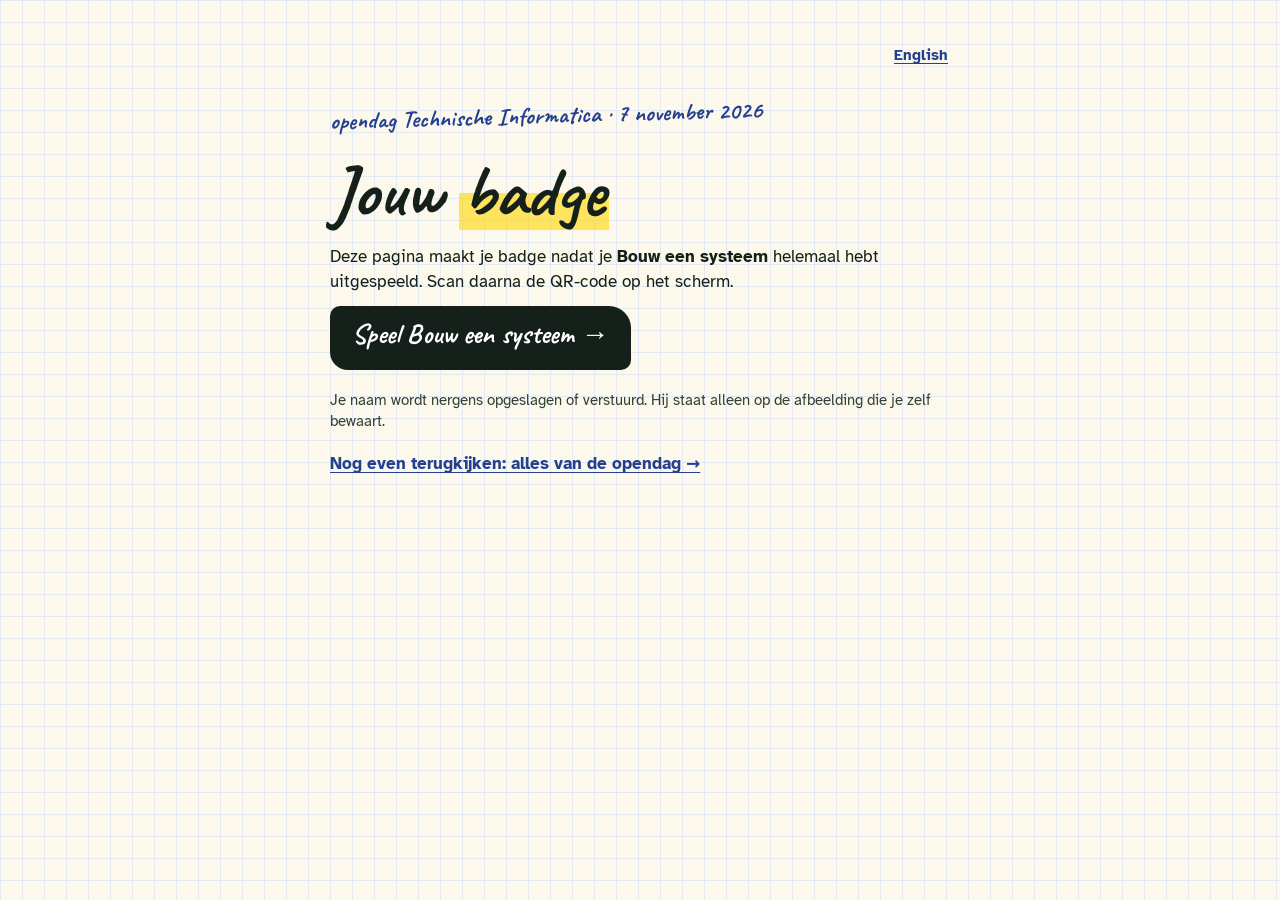
<file: badge-maker.html>
<!doctype html>
<html lang="nl">
<head>
<meta charset="utf-8">
<meta name="viewport" content="width=device-width,initial-scale=1,viewport-fit=cover">
<title>Je badge · Systeembouwer</title>
<link rel="stylesheet" href="fonts/fonts.css">
</head>
<body>
<style>
/* Layout: schriftblad. Boven een keten van 5 vakjes (waarnemen → denken → doen → verbinden → tonen), daaronder de onderdelenbak. Bewust één papieren look. */
:root{
  --paper:#FCF8EC; --grid:#E2E9F2; --ink:#15201A; --ink2:#33403A; --pen:#24408E; --red:#D23C3C;
  --ok:#12804A; --okbg:#D5F0DF; --note:#FFF6B8; --card:#FFFFFF; --mark:rgba(255,214,0,.6); --tape:rgba(233,215,150,.85);
  --hand:'Caveat','Segoe Print',cursive; --body:'Atkinson Hyperlegible','Segoe UI',system-ui,sans-serif;
  color-scheme: light;
}
body{background:var(--paper);background-image:linear-gradient(var(--grid) 1px,transparent 1px),linear-gradient(90deg,var(--grid) 1px,transparent 1px);background-size:22px 22px;color:var(--ink);font-family:var(--body);font-size:17px;line-height:1.45;padding-left:max(16px,env(safe-area-inset-left,0px));padding-right:max(16px,env(safe-area-inset-right,0px));padding-block:20px 48px}
.wrap{max-width:980px;margin:0 auto;display:flex;flex-direction:column;gap:20px}
.kick{font-family:var(--hand);font-weight:700;font-size:24px;color:var(--pen);transform:rotate(-1.5deg);transform-origin:left}
h1{margin:0;font-family:var(--hand);font-weight:700;font-size:clamp(46px,10vw,72px);line-height:.92;text-wrap:balance}
h2{margin:0;font-family:var(--hand);font-weight:700;font-size:clamp(30px,7vw,40px);line-height:1}
.hl{background:linear-gradient(transparent 52%,var(--mark) 52%,var(--mark) 92%,transparent 92%);padding:0 4px}
.tabs{display:flex;flex-wrap:wrap;gap:10px;position:relative}
.tab{font:inherit;font-family:var(--hand);font-weight:700;font-size:26px;padding:6px 16px;min-height:46px;background:var(--card);color:var(--ink);border:2.5px solid var(--ink);border-radius:8px 18px 8px 14px;cursor:pointer}
.tab[aria-pressed="true"]{background:var(--ink);color:#fff}
.tab .done{color:var(--ok)}
.tab[aria-pressed="true"] .done{color:#9BE3B9}
.chain{display:grid;grid-template-columns:repeat(5,minmax(0,1fr));gap:14px;position:relative}
.slot{font:inherit;color:var(--ink);text-align:left;min-height:150px;background:rgba(255,255,255,.7);border:2.5px dashed var(--ink2);border-radius:10px 20px 12px 18px/18px 12px 20px 10px;padding:12px;display:flex;flex-direction:column;gap:6px;cursor:pointer;position:relative}
.slot.armed{border-color:var(--pen);background:#EEF3FB}
.slot.over{border-color:var(--pen);border-style:solid}
.slot.filled{border-style:solid;border-color:var(--ok);background:var(--okbg);cursor:default}
.slot.wrong{animation:shake .35s}
@keyframes shake{25%{transform:translateX(-6px)}75%{transform:translateX(6px)}}
.slot .step{font-family:var(--hand);font-weight:700;font-size:28px;line-height:1;color:var(--pen)}
.slot .ask{font-size:15px;color:var(--ink2)}
.slot .got{font-weight:700;font-size:15.5px;line-height:1.2;display:flex;gap:6px;align-items:center;min-width:0}
.slot .got span{min-width:0;overflow-wrap:anywhere;hyphens:manual}
.slot .why{font-size:14.5px;line-height:1.35}
.slot.pulse{box-shadow:0 0 0 4px var(--mark)}
.arrow{display:none}
.hint{min-height:28px;font-family:var(--hand);font-weight:700;font-size:26px;line-height:1.1;color:var(--red)}
.hint.good{color:var(--ok)}
.bin{display:flex;flex-direction:column;gap:10px}
.parts{display:flex;flex-wrap:wrap;gap:12px}
.part{font:inherit;color:var(--ink);background:var(--card);border:2.5px solid var(--ink);border-radius:6px 16px 8px 12px/12px 8px 16px 6px;padding:8px 14px;min-height:48px;display:flex;gap:8px;align-items:center;cursor:grab;box-shadow:3px 3px 0 rgba(21,32,26,.13);touch-action:manipulation}
.part:nth-child(odd){transform:rotate(-1deg)}
.part:nth-child(even){transform:rotate(1deg)}
.part[aria-pressed="true"]{background:var(--note);border-color:var(--pen);box-shadow:0 0 0 3px var(--pen)}
.part[disabled]{opacity:.35;cursor:default;box-shadow:none}
.part svg,.slot svg{flex-shrink:0}
button:focus-visible{outline:3px solid var(--pen);outline-offset:3px}
.win{position:relative;background:var(--note);padding:24px 20px 18px;transform:rotate(-.6deg);box-shadow:4px 5px 0 rgba(21,32,26,.13);display:flex;flex-direction:column;gap:10px}
.win::before{content:"";position:absolute;top:-11px;left:42%;width:80px;height:22px;background:var(--tape);transform:rotate(-3deg)}
.btn{font:inherit;font-family:var(--hand);font-weight:700;font-size:28px;color:#fff;background:var(--ink);border:none;border-radius:10px 22px 10px 18px;padding:8px 22px;min-height:48px;cursor:pointer;align-self:flex-start}
.small{font-size:14.5px;color:var(--ink2)}
.simbox{background:#FFFFFF;border:2.5px solid var(--ink);border-radius:8px 18px 10px 14px/14px 10px 18px 8px;padding:10px;display:flex;flex-direction:column;gap:6px}
.simbox canvas{display:block;max-width:100%}
.simcap{display:grid;font-family:var(--hand);font-weight:700;font-size:26px;line-height:1.1;color:var(--pen)}
.simcap span{grid-area:1/1;visibility:hidden}
.simcap span.on{visibility:visible}
.tirol{background:#FFFFFF;border:2.5px solid var(--ink);border-radius:10px 20px 8px 16px/16px 8px 20px 10px;padding:14px 16px;display:flex;flex-direction:column;gap:8px}
.tirol h3{margin:0;font-family:var(--hand);font-weight:700;font-size:30px;line-height:1}
.tirol ul{margin:0;padding-left:20px;display:flex;flex-direction:column;gap:4px}
.tirol .punch{font-family:var(--hand);font-weight:700;font-size:28px;line-height:1.1;color:var(--red)}
@media (max-width:720px){.niet{font-size:14px;padding:6px 10px}.nietbtn{font-size:14px}.puzzels summary{font-size:24px}.puzzels .leuk{font-size:21px}.simcap{font-size:20px}.tirol h3{font-size:26px}.tirol .punch{font-size:24px}}
.whybox{display:none}
.nietbtn{font-family:var(--body);font-size:15px;font-weight:700;color:var(--pen);background:none;border:none;text-decoration:underline;text-underline-offset:3px;padding:4px 4px;min-height:32px;cursor:pointer;vertical-align:middle}
.niet{font-size:15.5px;line-height:1.4;background:var(--card);border-left:4px solid var(--red);padding:8px 12px;max-width:70ch}
.puzzels{background:#FFFFFF;border:2.5px dashed var(--pen);border-radius:16px 8px 20px 10px/10px 20px 8px 16px;padding:10px 16px}
.puzzels summary{font-family:var(--hand);font-weight:700;font-size:28px;line-height:1.1;color:var(--pen);cursor:pointer;min-height:40px;display:flex;align-items:center;gap:8px;list-style:none}
.puzzels summary::-webkit-details-marker{display:none}
.puzzels summary::before{content:"+";display:inline-flex;align-items:center;justify-content:center;width:28px;height:28px;border:2.5px solid var(--pen);border-radius:50%;font-family:var(--body);font-size:18px;flex-shrink:0}
.puzzels[open] summary::before{content:"−"}
.puzzels ol{margin:8px 0 6px;padding-left:22px;display:flex;flex-direction:column;gap:8px}
.puzzels .leuk{font-family:var(--hand);font-weight:700;font-size:24px;line-height:1.1;color:var(--ok)}
[hidden]{display:none !important}

.finale{position:relative;background:var(--card);border:3.5px solid var(--ink);border-radius:12px 26px 10px 22px/22px 10px 26px 12px;padding:22px 20px 20px;box-shadow:5px 6px 0 rgba(21,32,26,.15);display:flex;flex-direction:column;gap:12px;transform:rotate(.4deg)}
.finale h2{font-size:clamp(36px,8vw,52px)}
.finale p{margin:0;max-width:62ch}
.stats{display:flex;flex-wrap:wrap;gap:12px}
.stats div{background:var(--note);padding:8px 14px 6px;display:flex;flex-direction:column;min-width:96px;transform:rotate(-1deg);box-shadow:2px 3px 0 rgba(21,32,26,.12)}
.stats div:nth-child(2){transform:rotate(1deg)}
.stats b{font-family:var(--hand);font-size:40px;line-height:1}
@media (max-width:720px){.stats{flex-wrap:nowrap;gap:8px}.stats div{min-width:0;flex:1;padding:6px 8px 4px}.stats b{font-size:32px}.stats span{font-size:12.5px}}
.stats span{font-size:14px;color:var(--ink2)}
.badgebox{display:flex;flex-wrap:wrap;gap:16px;align-items:flex-end}
.badgebox canvas{width:min(100%,360px);height:auto;border:2.5px solid var(--ink);border-radius:8px;box-shadow:4px 5px 0 rgba(21,32,26,.13);background:#FCF8EC}
.badgeform{display:flex;flex-direction:column;gap:10px;min-width:220px;flex:1}
.badgeform label{display:flex;flex-direction:column;gap:4px;font-weight:700;font-size:15px}
.badgeform input{font:inherit;font-size:18px;padding:8px 10px;min-height:44px;border:2.5px solid var(--ink);border-radius:6px 12px 8px 10px;background:#fff;color:var(--ink)}
.qrrow{display:flex;flex-wrap:wrap;gap:20px;align-items:center}
.qr{background:#fff;padding:10px;border:2.5px solid var(--ink);border-radius:8px;width:230px;flex-shrink:0;transform:rotate(-1.5deg)}
.qr svg{display:block;width:100%;height:auto}
.qrrow h3{margin:0 0 4px;font-family:var(--hand);font-weight:700;font-size:38px;line-height:1}
#badgeview{max-width:620px}
.tip-phone{display:none}
.tip-desk,.tip-phone{color:var(--ink2)}
.intro-short{display:none}
/* telefoon: compacte keten bovenaan, onderdelenbak vast onderin beeld */
@media (max-width:720px){
  body{padding-block:12px 0}
  .wrap{gap:12px}
  .kick{font-size:20px}
  h1{font-size:44px}
  h2{font-size:26px;line-height:1.05}
  .intro-long{display:none}
  .tip-desk{display:none}
  .tip-phone{display:inline}
  .intro-short{display:block;margin:0;font-size:15.5px}
  .tabs{flex-wrap:nowrap;overflow-x:auto;padding-bottom:6px;margin-inline:-4px;padding-inline:4px;scrollbar-width:thin}
  .tab{font-size:22px;white-space:nowrap;flex-shrink:0;min-height:44px;padding:4px 12px}
  .chain{grid-template-columns:repeat(5,minmax(0,1fr));gap:6px}
  .slot{min-height:104px;padding:6px 4px;align-items:center;text-align:center;gap:4px;border-width:2px}
  .slot .step{display:flex;flex-direction:column;align-items:center;font-size:15px;line-height:1;max-width:100%}
  .slot .step .sn{overflow-wrap:anywhere;hyphens:manual;max-width:100%}
  .slot .step .n{font-size:24px}
  .slot .step .sep{display:none}
  .slot .ask,.slot .why{display:none}
  .slot .got{flex-direction:column;gap:2px;font-size:11.5px;line-height:1.1}
  .slot .got svg{width:30px;height:30px}
  .whybox{display:block;background:var(--card);border:2px solid var(--ok);border-radius:8px 16px 10px 14px/14px 10px 16px 8px;padding:10px 12px;font-size:15px;line-height:1.35;min-height:44px}
  .whybox.ask{border-color:var(--pen);border-style:dashed}
  .bin{position:sticky;bottom:0;z-index:5;background:var(--paper);border-top:2.5px solid var(--ink);margin-inline:calc(-1 * max(16px,env(safe-area-inset-left,0px)));padding:8px max(16px,env(safe-area-inset-left,0px)) calc(10px + env(safe-area-inset-bottom,0px));gap:6px;box-shadow:0 -6px 14px rgba(21,32,26,.08)}
  .bin .kick{font-size:18px !important}
  .hint{font-size:21px;min-height:24px}
  .parts{flex-wrap:nowrap;overflow-x:auto;gap:8px;padding:4px 2px 6px;scroll-snap-type:x proximity}
  .part{flex-shrink:0;padding:6px 10px;font-size:15px;scroll-snap-align:start}
  .part svg{width:26px;height:26px}
  #win{padding-bottom:24px}
}
@media (prefers-reduced-motion:reduce){.slot.wrong{animation:none}}
.topbar{display:flex;justify-content:space-between;align-items:center;gap:12px;flex-wrap:wrap}
.reset{font-family:var(--body);font-size:15px;font-weight:700;color:var(--pen);background:var(--card);border:2px dashed var(--pen);border-radius:8px 14px 8px 12px;padding:6px 12px;min-height:40px;cursor:pointer}
.reset:focus-visible,.taal:focus-visible{outline:3px solid var(--pen);outline-offset:3px}
.taal{font-family:var(--body);font-size:15px;font-weight:700;color:var(--pen);text-underline-offset:3px;padding:8px 2px;min-height:40px;display:inline-flex;align-items:center;white-space:nowrap}
.reset-onder{align-self:flex-start;margin-top:8px}
.topbar{display:flex;justify-content:flex-end}
.taal{font-family:var(--body);font-size:15px;font-weight:700;color:var(--pen);text-underline-offset:3px;padding:8px 2px;min-height:40px;display:inline-flex;align-items:center}
.terug{font-weight:700;color:var(--pen);text-underline-offset:3px}
.badgebox canvas{width:min(100%,420px)}
</style>
<main class="wrap" lang="nl" style="max-width:620px">
  <div class="topbar"><a class="taal" id="taal" href="badge-maker-en.html" lang="en" hreflang="en">English</a></div>
  <div class="kick">opendag Technische Informatica · 7 november 2026</div>
  <h1>Jouw <span class="hl">badge</span></h1>
  <div id="met" hidden style="display:flex;flex-direction:column;gap:16px">
    <p style="margin:0">Je hebt alle zes slimme systemen gebouwd in <b>Bouw een systeem</b>. Zet je naam erop en bewaar de badge op je telefoon.</p>
    <div id="badgeslot"></div>
    <p class="small" style="margin:0">Op een iPhone of Android kies je na "Bewaar je badge" voor "Afbeelding bewaren" of "Opslaan".</p>
  </div>
  <div id="zonder" hidden style="display:flex;flex-direction:column;gap:12px">
    <p style="margin:0">Deze pagina maakt je badge nadat je <b>Bouw een systeem</b> helemaal hebt uitgespeeld. Scan daarna de QR-code op het scherm.</p>
    <a class="btn" href="bouw-een-systeem.html" style="text-decoration:none">Speel Bouw een systeem →</a>
  </div>
  <p class="small" style="margin:0">Je naam wordt nergens opgeslagen of verstuurd. Hij staat alleen op de afbeelding die je zelf bewaart.</p>
  <a class="terug" href="samenvatting.html">Nog even terugkijken: alles van de opendag →</a>
</main>
<script>
const ICON={
 camera:'<path d="M8 20h10l4-6h20l4 6h10v30H8z" fill="none" stroke="currentColor" stroke-width="4" stroke-linejoin="round"/><circle cx="32" cy="34" r="9" fill="none" stroke="currentColor" stroke-width="4"/>',
 afstand:'<path d="M10 32h8M24 18c8 8 8 20 0 28M34 12c12 12 12 28 0 40M44 6c16 16 16 36 0 52" fill="none" stroke="currentColor" stroke-width="4" stroke-linecap="round"/>',
 hart:'<path d="M32 54C14 42 6 32 6 22c0-8 6-14 13-14 6 0 10 4 13 8 3-4 7-8 13-8 7 0 13 6 13 14 0 10-8 20-26 32z" fill="none" stroke="currentColor" stroke-width="4" stroke-linejoin="round"/><path d="M14 30h10l4-8 6 16 4-8h12" fill="none" stroke="currentColor" stroke-width="3.5" stroke-linecap="round" stroke-linejoin="round"/>',
 temp:'<path d="M26 10a6 6 0 0112 0v28a11 11 0 11-12 0z" fill="none" stroke="currentColor" stroke-width="4"/><path d="M32 22v24" stroke="currentColor" stroke-width="4" stroke-linecap="round"/>',
 chip:'<rect x="18" y="18" width="28" height="28" rx="3" fill="none" stroke="currentColor" stroke-width="4"/><path d="M24 18V8M32 18V8M40 18V8M24 46v10M32 46v10M40 46v10M18 26H8M18 38H8M46 26h10M46 38h10" stroke="currentColor" stroke-width="3.5" stroke-linecap="round"/>',
 laptop:'<rect x="12" y="12" width="40" height="28" rx="3" fill="none" stroke="currentColor" stroke-width="4"/><path d="M4 50h56l-4-8H8z" fill="none" stroke="currentColor" stroke-width="4" stroke-linejoin="round"/>',
 speaker:'<path d="M8 24h10l14-12v40L18 40H8z" fill="none" stroke="currentColor" stroke-width="4" stroke-linejoin="round"/><path d="M42 22c5 5 5 15 0 20M50 14c10 10 10 26 0 36" fill="none" stroke="currentColor" stroke-width="4" stroke-linecap="round"/>',
 motor:'<circle cx="32" cy="32" r="18" fill="none" stroke="currentColor" stroke-width="4"/><circle cx="32" cy="32" r="5" fill="currentColor"/><path d="M32 14v-8M50 32h8M32 50v8M14 32H6" stroke="currentColor" stroke-width="4" stroke-linecap="round"/>',
 tril:'<rect x="22" y="10" width="20" height="44" rx="6" fill="none" stroke="currentColor" stroke-width="4"/><path d="M12 22l-4 4 4 4-4 4 4 4M52 22l4 4-4 4 4 4-4 4" fill="none" stroke="currentColor" stroke-width="3.5" stroke-linecap="round" stroke-linejoin="round"/>',
 wifi:'<path d="M8 26c14-14 34-14 48 0M16 34c9-9 23-9 32 0M24 42c4-4 12-4 16 0" fill="none" stroke="currentColor" stroke-width="4" stroke-linecap="round"/><circle cx="32" cy="50" r="4" fill="currentColor"/>',
 bt:'<path d="M20 20l24 24-12 12V8l12 12-24 24" fill="none" stroke="currentColor" stroke-width="4" stroke-linecap="round" stroke-linejoin="round"/>',
 app:'<rect x="18" y="6" width="28" height="52" rx="5" fill="none" stroke="currentColor" stroke-width="4"/><path d="M26 18h12M26 28h12M26 38h6" stroke="currentColor" stroke-width="3.5" stroke-linecap="round"/>',
 dash:'<path d="M10 50V14M10 50h46" stroke="currentColor" stroke-width="4" stroke-linecap="round"/><path d="M16 42l10-12 8 6 14-18" fill="none" stroke="currentColor" stroke-width="4" stroke-linecap="round" stroke-linejoin="round"/>',
 led:'<path d="M22 30a10 10 0 0120 0v10H22z" fill="none" stroke="currentColor" stroke-width="4"/><path d="M28 40v14M36 40v14M32 8v6M14 16l4 4M50 16l-4 4" stroke="currentColor" stroke-width="4" stroke-linecap="round"/>',
 klep:'<path d="M6 32h18M40 32h18" stroke="currentColor" stroke-width="5" stroke-linecap="round"/><path d="M24 22l16 20M24 42l16-20" fill="none" stroke="currentColor" stroke-width="4" stroke-linejoin="round"/><path d="M24 22v20M40 22v20M32 32V12M24 12h16" fill="none" stroke="currentColor" stroke-width="4" stroke-linecap="round"/>',
 vocht:'<path d="M32 6C24 18 16 26 16 36a16 16 0 0032 0c0-10-8-18-16-30z" fill="none" stroke="currentColor" stroke-width="4" stroke-linejoin="round"/><path d="M24 38a8 8 0 008 8" fill="none" stroke="currentColor" stroke-width="3.5" stroke-linecap="round"/>',
 pomp:'<circle cx="26" cy="36" r="14" fill="none" stroke="currentColor" stroke-width="4"/><path d="M26 22V10h28M50 10v8M46 22l4 6 4-6" fill="none" stroke="currentColor" stroke-width="4" stroke-linecap="round" stroke-linejoin="round"/><path d="M20 36h12M26 30v12" stroke="currentColor" stroke-width="3.5" stroke-linecap="round"/>',
 lora:'<path d="M32 30v28M24 58h16" stroke="currentColor" stroke-width="4" stroke-linecap="round"/><circle cx="32" cy="24" r="4" fill="currentColor"/><path d="M20 12c-6 6-6 18 0 24M44 12c6 6 6 18 0 24M12 4c-11 11-11 29 0 40M52 4c11 11 11 29 0 40" fill="none" stroke="currentColor" stroke-width="3.5" stroke-linecap="round"/>',
 display:'<rect x="6" y="12" width="52" height="34" rx="3" fill="none" stroke="currentColor" stroke-width="4"/><path d="M16 22h14M16 30h22M16 38h10M32 46v10M22 56h20" stroke="currentColor" stroke-width="3.5" stroke-linecap="round"/>',
 peil:'<path d="M20 6v52M14 14h6M14 24h6M14 34h6M14 44h6" stroke="currentColor" stroke-width="4" stroke-linecap="round"/><path d="M28 40c4-4 8-4 12 0s8 4 12 0M28 50c4-4 8-4 12 0s8 4 12 0" fill="none" stroke="currentColor" stroke-width="3.5" stroke-linecap="round"/>',
 modem:'<rect x="10" y="28" width="44" height="22" rx="4" fill="none" stroke="currentColor" stroke-width="4"/><path d="M20 28V14M44 28V14M18 39h4M28 39h4" stroke="currentColor" stroke-width="4" stroke-linecap="round"/><text x="36" y="45" font-size="12" font-weight="700" fill="currentColor" font-family="sans-serif">4G</text>',
 kabel:'<rect x="20" y="6" width="24" height="20" rx="3" fill="none" stroke="currentColor" stroke-width="4"/><path d="M26 6v-0M28 12v6M32 12v6M36 12v6M32 26v8c0 10-20 6-20 16v8" fill="none" stroke="currentColor" stroke-width="4" stroke-linecap="round"/>'
};
const $=id=>document.getElementById(id);
const OPENDAG='20261107';
const MAAND=['januari','februari','maart','april','mei','juni','juli','augustus','september','oktober','november','december'];
const datumTekst=d=>(+d.slice(6,8))+' '+MAAND[+d.slice(4,6)-1]+' '+d.slice(0,4);
const BADGE_SYS=[['camera','Deurbel'],['motor','Robotauto'],['hart','Hartmonitor'],['pomp','Beregening'],['led','Verkeerslicht'],['peil','Dijkbewaking']];

function iconImg(k){return new Promise(r=>{const im=new Image();im.onload=()=>r(im);im.onerror=()=>r(null);
  im.src='data:image/svg+xml;charset=utf-8,'+encodeURIComponent(`<svg xmlns="http://www.w3.org/2000/svg" width="128" height="128" viewBox="0 0 64 64" color="#15201A" style="color:#15201A">${ICON[k]}</svg>`);});}
async function tekenBadge(cv,b){
  try{await Promise.all([document.fonts.load('700 60px Caveat'),document.fonts.load('700 40px "Atkinson Hyperlegible"'),document.fonts.load('400 30px "Atkinson Hyperlegible"')]);}catch(e){}
  const icons=await Promise.all(BADGE_SYS.map(([k])=>iconImg(k)));
  const W=1080,H=1350; cv.width=W; cv.height=H; const g=cv.getContext('2d');
  const hand=(sz,w=700)=>`${w} ${sz}px Caveat, "Segoe Print", cursive`, body=(sz,w=700)=>`${w} ${sz}px "Atkinson Hyperlegible", "Segoe UI", sans-serif`;
  g.fillStyle='#FCF8EC'; g.fillRect(0,0,W,H);
  g.strokeStyle='#E2E9F2'; g.lineWidth=2; for(let x=0;x<W;x+=36){g.beginPath();g.moveTo(x,0);g.lineTo(x,H);g.stroke();} for(let y=0;y<H;y+=36){g.beginPath();g.moveTo(0,y);g.lineTo(W,y);g.stroke();}
  g.strokeStyle='#15201A'; g.lineWidth=8; g.beginPath(); g.roundRect?g.roundRect(28,28,W-56,H-56,28):g.rect(28,28,W-56,H-56); g.stroke();
  g.textAlign='center'; g.textBaseline='alphabetic';
  g.save(); g.translate(W/2,128); g.rotate(-0.025); g.fillStyle='#24408E'; g.font=hand(48); g.fillText('opendag Technische Informatica · Saxion',0,0); g.restore();
  let tf=156; g.font=hand(tf); while(g.measureText('Systeembouwer').width>W-150&&tf>90){tf-=4; g.font=hand(tf);} const tw=g.measureText('Systeembouwer').width;
  g.fillStyle='rgba(255,214,0,.6)'; g.fillRect(W/2-tw/2-14,232,tw+28,60);
  g.fillStyle='#15201A'; g.fillText('Systeembouwer',W/2,280);
  const naam=(b.naam||'').trim();
  if(naam){ g.font=body(54); let fs=54; while(g.measureText(naam).width>W-160&&fs>28){fs-=2; g.font=body(fs);} g.fillText(naam,W/2,370); }
  g.font=body(34,400); g.fillStyle='#33403A'; g.fillText(naam?'bouwde alle zes slimme systemen':'alle zes slimme systemen gebouwd',W/2,naam?428:390);
  const tw2=290,th=250,gap=34,x0=(W-3*tw2-2*gap)/2,y0=490;
  BADGE_SYS.forEach(([k,n],i)=>{const x=x0+(i%3)*(tw2+gap), y=y0+Math.floor(i/3)*(th+gap);
    g.save(); g.translate(x+tw2/2,y+th/2); g.rotate([-0.02,0.015,-0.01,0.02,-0.015,0.01][i]);
    g.fillStyle='#FFFFFF'; g.strokeStyle='#12804A'; g.lineWidth=5; g.beginPath(); g.roundRect?g.roundRect(-tw2/2,-th/2,tw2,th,18):g.rect(-tw2/2,-th/2,tw2,th); g.fill(); g.stroke();
    if(icons[i]) g.drawImage(icons[i],-56,-th/2+30,112,112);
    g.fillStyle='#15201A'; g.font=hand(42); g.fillText(n,0,th/2-30);
    g.fillStyle='#12804A'; g.beginPath(); g.arc(tw2/2-30,-th/2+30,20,0,7); g.fill();
    g.strokeStyle='#FFFFFF'; g.lineWidth=5; g.lineCap='round'; g.lineJoin='round'; g.beginPath(); g.moveTo(tw2/2-40,-th/2+30); g.lineTo(tw2/2-32,-th/2+38); g.lineTo(tw2/2-19,-th/2+22); g.stroke();
    g.restore();});
  g.fillStyle='#15201A'; g.font=body(42); g.fillText(`30 onderdelen goed   ·   ${b.m} ${b.m===1?'misser':'missers'}`,W/2,1170);
  g.fillStyle='#33403A'; g.font=hand(40); g.fillText('opendag '+datumTekst(b.d)+' · TI test tot het werkt',W/2,1240);
}
function badgeBox(el,b){
  el.innerHTML=`<div class="badgebox"><canvas id="badgecv" role="img" aria-label="Badge Systeembouwer, opendag ${datumTekst(b.d)}, ${b.m} ${b.m===1?'misser':'missers'}"></canvas>
   <div class="badgeform"><label for="bnaam">Je naam op de badge (mag ook leeg)<input id="bnaam" maxlength="24" autocomplete="off"></label>
   <button class="btn" id="bsave">Bewaar je badge</button></div></div>`;
  const cv=$('badgecv'); let to=0;
  tekenBadge(cv,b);
  $('bnaam').oninput=()=>{clearTimeout(to); to=setTimeout(()=>tekenBadge(cv,{...b,naam:$('bnaam').value}),150);};
  $('bsave').onclick=async()=>{ await tekenBadge(cv,{...b,naam:$('bnaam').value});
    cv.toBlob(async blob=>{ const f=new File([blob],'badge-systeembouwer.png',{type:'image/png'});
      const dl=window.claude&&window.claude.use?await window.claude.use('downloads').catch(()=>null):null;
      if(dl){ try{ await dl.save({filename:'badge-systeembouwer.png',data:blob}); }catch(e){} return; }
      try{ if(navigator.canShare&&navigator.canShare({files:[f]})){ await navigator.share({files:[f],title:'Mijn badge Systeembouwer'}); return; } }catch(e){ if(e&&e.name==='AbortError') return; }
      const a=document.createElement('a'); a.href=URL.createObjectURL(blob); a.download=f.name; document.body.appendChild(a); a.click(); a.remove(); setTimeout(()=>URL.revokeObjectURL(a.href),4000); },'image/png'); };
}

/* #badge=<missers> komt uit de QR-code op het scherm van de Raspberry Pi */
const BH=/^#badge=(\d{1,3})$/.exec(location.hash);
if(BH){ $('met').hidden=false; badgeBox($('badgeslot'),{m:+BH[1],d:OPENDAG}); }
else { $('zonder').hidden=false; }
$('taal').href=$('taal').getAttribute('href')+location.hash;
</script>
</body>
</html>
</file>
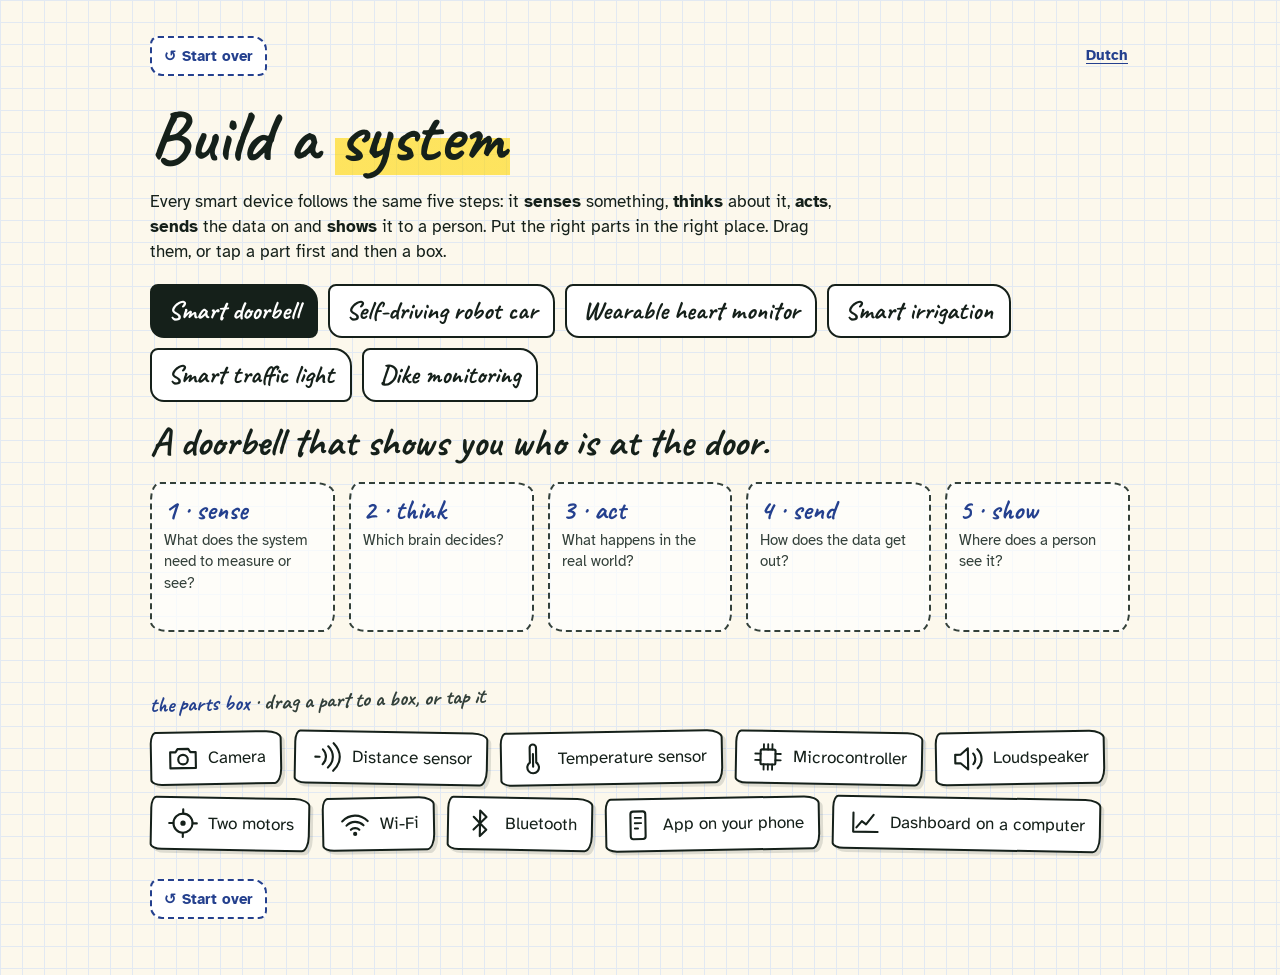
<file: bouw-een-systeem-en.html>
<!doctype html>
<html lang="en">
<head>
<meta charset="utf-8">
<meta name="viewport" content="width=device-width,initial-scale=1,viewport-fit=cover">
<title>Build a system</title>
<link rel="stylesheet" href="fonts/fonts.css">
</head>
<body>
<style>
/* Layout: schriftblad. Boven een keten van 5 vakjes (waarnemen → denken → doen → verbinden → tonen), daaronder de onderdelenbak. Bewust één papieren look. */
:root{
  --paper:#FCF8EC; --grid:#E2E9F2; --ink:#15201A; --ink2:#33403A; --pen:#24408E; --red:#D23C3C;
  --ok:#12804A; --okbg:#D5F0DF; --note:#FFF6B8; --card:#FFFFFF; --mark:rgba(255,214,0,.6); --tape:rgba(233,215,150,.85);
  --hand:'Caveat','Segoe Print',cursive; --body:'Atkinson Hyperlegible','Segoe UI',system-ui,sans-serif;
  color-scheme: light;
}
body{background:var(--paper);background-image:linear-gradient(var(--grid) 1px,transparent 1px),linear-gradient(90deg,var(--grid) 1px,transparent 1px);background-size:22px 22px;color:var(--ink);font-family:var(--body);font-size:17px;line-height:1.45;padding-left:max(16px,env(safe-area-inset-left,0px));padding-right:max(16px,env(safe-area-inset-right,0px));padding-block:20px 48px}
.wrap{max-width:980px;margin:0 auto;display:flex;flex-direction:column;gap:20px}
.kick{font-family:var(--hand);font-weight:700;font-size:24px;color:var(--pen);transform:rotate(-1.5deg);transform-origin:left}
h1{margin:0;font-family:var(--hand);font-weight:700;font-size:clamp(46px,10vw,72px);line-height:.92;text-wrap:balance}
h2{margin:0;font-family:var(--hand);font-weight:700;font-size:clamp(30px,7vw,40px);line-height:1}
.hl{background:linear-gradient(transparent 52%,var(--mark) 52%,var(--mark) 92%,transparent 92%);padding:0 4px}
.tabs{display:flex;flex-wrap:wrap;gap:10px;position:relative}
.tab{font:inherit;font-family:var(--hand);font-weight:700;font-size:26px;padding:6px 16px;min-height:46px;background:var(--card);color:var(--ink);border:2.5px solid var(--ink);border-radius:8px 18px 8px 14px;cursor:pointer}
.tab[aria-pressed="true"]{background:var(--ink);color:#fff}
.tab .done{color:var(--ok)}
.tab[aria-pressed="true"] .done{color:#9BE3B9}
.chain{display:grid;grid-template-columns:repeat(5,minmax(0,1fr));gap:14px;position:relative}
.slot{font:inherit;color:var(--ink);text-align:left;min-height:150px;background:rgba(255,255,255,.7);border:2.5px dashed var(--ink2);border-radius:10px 20px 12px 18px/18px 12px 20px 10px;padding:12px;display:flex;flex-direction:column;gap:6px;cursor:pointer;position:relative}
.slot.armed{border-color:var(--pen);background:#EEF3FB}
.slot.over{border-color:var(--pen);border-style:solid}
.slot.filled{border-style:solid;border-color:var(--ok);background:var(--okbg);cursor:default}
.slot.wrong{animation:shake .35s}
@keyframes shake{25%{transform:translateX(-6px)}75%{transform:translateX(6px)}}
.slot .step{font-family:var(--hand);font-weight:700;font-size:28px;line-height:1;color:var(--pen)}
.slot .ask{font-size:15px;color:var(--ink2)}
.slot .got{font-weight:700;font-size:15.5px;line-height:1.2;display:flex;gap:6px;align-items:center;min-width:0}
.slot .got span{min-width:0;overflow-wrap:anywhere;hyphens:manual}
.slot .why{font-size:14.5px;line-height:1.35}
.slot.pulse{box-shadow:0 0 0 4px var(--mark)}
.arrow{display:none}
.hint{min-height:28px;font-family:var(--hand);font-weight:700;font-size:26px;line-height:1.1;color:var(--red)}
.hint.good{color:var(--ok)}
.bin{display:flex;flex-direction:column;gap:10px}
.parts{display:flex;flex-wrap:wrap;gap:12px}
.part{font:inherit;color:var(--ink);background:var(--card);border:2.5px solid var(--ink);border-radius:6px 16px 8px 12px/12px 8px 16px 6px;padding:8px 14px;min-height:48px;display:flex;gap:8px;align-items:center;cursor:grab;box-shadow:3px 3px 0 rgba(21,32,26,.13);touch-action:manipulation}
.part:nth-child(odd){transform:rotate(-1deg)}
.part:nth-child(even){transform:rotate(1deg)}
.part[aria-pressed="true"]{background:var(--note);border-color:var(--pen);box-shadow:0 0 0 3px var(--pen)}
.part[disabled]{opacity:.35;cursor:default;box-shadow:none}
.part svg,.slot svg{flex-shrink:0}
button:focus-visible{outline:3px solid var(--pen);outline-offset:3px}
.win{position:relative;background:var(--note);padding:24px 20px 18px;transform:rotate(-.6deg);box-shadow:4px 5px 0 rgba(21,32,26,.13);display:flex;flex-direction:column;gap:10px}
.win::before{content:"";position:absolute;top:-11px;left:42%;width:80px;height:22px;background:var(--tape);transform:rotate(-3deg)}
.btn{font:inherit;font-family:var(--hand);font-weight:700;font-size:28px;color:#fff;background:var(--ink);border:none;border-radius:10px 22px 10px 18px;padding:8px 22px;min-height:48px;cursor:pointer;align-self:flex-start}
.small{font-size:14.5px;color:var(--ink2)}
.simbox{background:#FFFFFF;border:2.5px solid var(--ink);border-radius:8px 18px 10px 14px/14px 10px 18px 8px;padding:10px;display:flex;flex-direction:column;gap:6px}
.simbox canvas{display:block;max-width:100%}
.simcap{display:grid;font-family:var(--hand);font-weight:700;font-size:26px;line-height:1.1;color:var(--pen)}
.simcap span{grid-area:1/1;visibility:hidden}
.simcap span.on{visibility:visible}
.tirol{background:#FFFFFF;border:2.5px solid var(--ink);border-radius:10px 20px 8px 16px/16px 8px 20px 10px;padding:14px 16px;display:flex;flex-direction:column;gap:8px}
.tirol h3{margin:0;font-family:var(--hand);font-weight:700;font-size:30px;line-height:1}
.tirol ul{margin:0;padding-left:20px;display:flex;flex-direction:column;gap:4px}
.tirol .punch{font-family:var(--hand);font-weight:700;font-size:28px;line-height:1.1;color:var(--red)}
@media (max-width:720px){.niet{font-size:14px;padding:6px 10px}.nietbtn{font-size:14px}.puzzels summary{font-size:24px}.puzzels .leuk{font-size:21px}.simcap{font-size:20px}.tirol h3{font-size:26px}.tirol .punch{font-size:24px}}
.whybox{display:none}
.nietbtn{font-family:var(--body);font-size:15px;font-weight:700;color:var(--pen);background:none;border:none;text-decoration:underline;text-underline-offset:3px;padding:4px 4px;min-height:32px;cursor:pointer;vertical-align:middle}
.niet{font-size:15.5px;line-height:1.4;background:var(--card);border-left:4px solid var(--red);padding:8px 12px;max-width:70ch}
.puzzels{background:#FFFFFF;border:2.5px dashed var(--pen);border-radius:16px 8px 20px 10px/10px 20px 8px 16px;padding:10px 16px}
.puzzels summary{font-family:var(--hand);font-weight:700;font-size:28px;line-height:1.1;color:var(--pen);cursor:pointer;min-height:40px;display:flex;align-items:center;gap:8px;list-style:none}
.puzzels summary::-webkit-details-marker{display:none}
.puzzels summary::before{content:"+";display:inline-flex;align-items:center;justify-content:center;width:28px;height:28px;border:2.5px solid var(--pen);border-radius:50%;font-family:var(--body);font-size:18px;flex-shrink:0}
.puzzels[open] summary::before{content:"−"}
.puzzels ol{margin:8px 0 6px;padding-left:22px;display:flex;flex-direction:column;gap:8px}
.puzzels .leuk{font-family:var(--hand);font-weight:700;font-size:24px;line-height:1.1;color:var(--ok)}
[hidden]{display:none !important}

.finale{position:relative;background:var(--card);border:3.5px solid var(--ink);border-radius:12px 26px 10px 22px/22px 10px 26px 12px;padding:22px 20px 20px;box-shadow:5px 6px 0 rgba(21,32,26,.15);display:flex;flex-direction:column;gap:12px;transform:rotate(.4deg)}
.finale h2{font-size:clamp(36px,8vw,52px)}
.finale p{margin:0;max-width:62ch}
.stats{display:flex;flex-wrap:wrap;gap:12px}
.stats div{background:var(--note);padding:8px 14px 6px;display:flex;flex-direction:column;min-width:96px;transform:rotate(-1deg);box-shadow:2px 3px 0 rgba(21,32,26,.12)}
.stats div:nth-child(2){transform:rotate(1deg)}
.stats b{font-family:var(--hand);font-size:40px;line-height:1}
@media (max-width:720px){.stats{flex-wrap:nowrap;gap:8px}.stats div{min-width:0;flex:1;padding:6px 8px 4px}.stats b{font-size:32px}.stats span{font-size:12.5px}}
.stats span{font-size:14px;color:var(--ink2)}
.badgebox{display:flex;flex-wrap:wrap;gap:16px;align-items:flex-end}
.badgebox canvas{width:min(100%,360px);height:auto;border:2.5px solid var(--ink);border-radius:8px;box-shadow:4px 5px 0 rgba(21,32,26,.13);background:#FCF8EC}
.badgeform{display:flex;flex-direction:column;gap:10px;min-width:220px;flex:1}
.badgeform label{display:flex;flex-direction:column;gap:4px;font-weight:700;font-size:15px}
.badgeform input{font:inherit;font-size:18px;padding:8px 10px;min-height:44px;border:2.5px solid var(--ink);border-radius:6px 12px 8px 10px;background:#fff;color:var(--ink)}
.qrrow{display:flex;flex-wrap:wrap;gap:20px;align-items:center}
.qr{background:#fff;padding:10px;border:2.5px solid var(--ink);border-radius:8px;width:230px;flex-shrink:0;transform:rotate(-1.5deg)}
.qr svg{display:block;width:100%;height:auto}
.qrrow h3{margin:0 0 4px;font-family:var(--hand);font-weight:700;font-size:38px;line-height:1}
#badgeview{max-width:620px}
.tip-phone{display:none}
.tip-desk,.tip-phone{color:var(--ink2)}
.intro-short{display:none}
/* telefoon: compacte keten bovenaan, onderdelenbak vast onderin beeld */
@media (max-width:720px){
  body{padding-block:12px 0}
  .wrap{gap:12px}
  .kick{font-size:20px}
  h1{font-size:44px}
  h2{font-size:26px;line-height:1.05}
  .intro-long{display:none}
  .tip-desk{display:none}
  .tip-phone{display:inline}
  .intro-short{display:block;margin:0;font-size:15.5px}
  .tabs{flex-wrap:nowrap;overflow-x:auto;padding-bottom:6px;margin-inline:-4px;padding-inline:4px;scrollbar-width:thin}
  .tab{font-size:22px;white-space:nowrap;flex-shrink:0;min-height:44px;padding:4px 12px}
  .chain{grid-template-columns:repeat(5,minmax(0,1fr));gap:6px}
  .slot{min-height:104px;padding:6px 4px;align-items:center;text-align:center;gap:4px;border-width:2px}
  .slot .step{display:flex;flex-direction:column;align-items:center;font-size:15px;line-height:1;max-width:100%}
  .slot .step .sn{overflow-wrap:anywhere;hyphens:manual;max-width:100%}
  .slot .step .n{font-size:24px}
  .slot .step .sep{display:none}
  .slot .ask,.slot .why{display:none}
  .slot .got{flex-direction:column;gap:2px;font-size:11.5px;line-height:1.1}
  .slot .got svg{width:30px;height:30px}
  .whybox{display:block;background:var(--card);border:2px solid var(--ok);border-radius:8px 16px 10px 14px/14px 10px 16px 8px;padding:10px 12px;font-size:15px;line-height:1.35;min-height:44px}
  .whybox.ask{border-color:var(--pen);border-style:dashed}
  .bin{position:sticky;bottom:0;z-index:5;background:var(--paper);border-top:2.5px solid var(--ink);margin-inline:calc(-1 * max(16px,env(safe-area-inset-left,0px)));padding:8px max(16px,env(safe-area-inset-left,0px)) calc(10px + env(safe-area-inset-bottom,0px));gap:6px;box-shadow:0 -6px 14px rgba(21,32,26,.08)}
  .bin .kick{font-size:18px !important}
  .hint{font-size:21px;min-height:24px}
  .parts{flex-wrap:nowrap;overflow-x:auto;gap:8px;padding:4px 2px 6px;scroll-snap-type:x proximity}
  .part{flex-shrink:0;padding:6px 10px;font-size:15px;scroll-snap-align:start}
  .part svg{width:26px;height:26px}
  #win{padding-bottom:24px}
}
@media (prefers-reduced-motion:reduce){.slot.wrong{animation:none}}
.topbar{display:flex;justify-content:space-between;align-items:center;gap:12px;flex-wrap:wrap}
.reset{font-family:var(--body);font-size:15px;font-weight:700;color:var(--pen);background:var(--card);border:2px dashed var(--pen);border-radius:8px 14px 8px 12px;padding:6px 12px;min-height:40px;cursor:pointer}
.reset:focus-visible,.taal:focus-visible{outline:3px solid var(--pen);outline-offset:3px}
.taal{font-family:var(--body);font-size:15px;font-weight:700;color:var(--pen);text-underline-offset:3px;padding:8px 2px;min-height:40px;display:inline-flex;align-items:center;white-space:nowrap}
.reset-onder{align-self:flex-start;margin-top:8px}
</style>

<main class="wrap" lang="en">
  <div class="topbar"><button type="button" class="reset">↺ Start over</button><a class="taal" href="bouw-een-systeem.html" lang="nl" hreflang="nl">Dutch</a></div>
  <h1>Build a <span class="hl">system</span></h1>
  <p class="intro-short">Every smart device <b>senses</b>, <b>thinks</b>, <b>acts</b>, <b>sends</b> the data on and <b>shows</b> it. Tap a part at the bottom, then the box where it belongs.</p>
  <p class="intro-long" style="margin:0;max-width:62ch">Every smart device follows the same five steps: it <b>senses</b> something, <b>thinks</b> about it, <b>acts</b>, <b>sends</b> the data on and <b>shows</b> it to a person. Put the right parts in the right place. Drag them, or tap a part first and then a box.</p>
  <div class="tabs" id="tabs" role="group" aria-label="choose a system"></div>
  <h2 id="goal"></h2>
  <div class="chain" id="chain"></div>
  <div class="whybox" id="whybox" aria-live="polite"></div>
  <div class="bin" id="bin">
    <div class="hint" id="hint" aria-live="polite"></div>
    <div class="niet" id="niet" hidden></div>
    <div class="kick" style="font-size:22px">the parts box <span class="tip-desk">· drag a part to a box, or tap it</span><span class="tip-phone">· tap a part, then a box</span></div>
    <div class="parts" id="parts"></div>
  </div>
  <div id="win" hidden></div>
<button type="button" class="reset reset-onder">↺ Start over</button>
</main>
<main class="wrap" id="badgeview" lang="en" hidden>
  <div class="kick">Saxion open day · Technische Informatica (TI)</div>
  <h1>Your <span class="hl">badge</span></h1>
  <p style="margin:0">You built all six smart systems in the game <b>Build a system</b>. Add your name and save it.</p>
  <div id="badgeslot"></div>
  <p class="small" style="margin:0">Your name is not stored or sent anywhere. It only appears on the image you save yourself.</p>
</main>

<script>
/* qrcode-generator 1.4.4, MIT-licentie, Kazuhiko Arase */
var qrcode=function(){var t=function(t,r){var e=t,n=g[r],o=null,i=0,a=null,u=[],f={},c=function(t,r){o=function(t){for(var r=new Array(t),e=0;e<t;e+=1){r[e]=new Array(t);for(var n=0;n<t;n+=1)r[e][n]=null}return r}(i=4*e+17),l(0,0),l(i-7,0),l(0,i-7),s(),h(),d(t,r),e>=7&&v(t),null==a&&(a=p(e,n,u)),w(a,r)},l=function(t,r){for(var e=-1;e<=7;e+=1)if(!(t+e<=-1||i<=t+e))for(var n=-1;n<=7;n+=1)r+n<=-1||i<=r+n||(o[t+e][r+n]=0<=e&&e<=6&&(0==n||6==n)||0<=n&&n<=6&&(0==e||6==e)||2<=e&&e<=4&&2<=n&&n<=4)},h=function(){for(var t=8;t<i-8;t+=1)null==o[t][6]&&(o[t][6]=t%2==0);for(var r=8;r<i-8;r+=1)null==o[6][r]&&(o[6][r]=r%2==0)},s=function(){for(var t=B.getPatternPosition(e),r=0;r<t.length;r+=1)for(var n=0;n<t.length;n+=1){var i=t[r],a=t[n];if(null==o[i][a])for(var u=-2;u<=2;u+=1)for(var f=-2;f<=2;f+=1)o[i+u][a+f]=-2==u||2==u||-2==f||2==f||0==u&&0==f}},v=function(t){for(var r=B.getBCHTypeNumber(e),n=0;n<18;n+=1){var a=!t&&1==(r>>n&1);o[Math.floor(n/3)][n%3+i-8-3]=a}for(n=0;n<18;n+=1){a=!t&&1==(r>>n&1);o[n%3+i-8-3][Math.floor(n/3)]=a}},d=function(t,r){for(var e=n<<3|r,a=B.getBCHTypeInfo(e),u=0;u<15;u+=1){var f=!t&&1==(a>>u&1);u<6?o[u][8]=f:u<8?o[u+1][8]=f:o[i-15+u][8]=f}for(u=0;u<15;u+=1){f=!t&&1==(a>>u&1);u<8?o[8][i-u-1]=f:u<9?o[8][15-u-1+1]=f:o[8][15-u-1]=f}o[i-8][8]=!t},w=function(t,r){for(var e=-1,n=i-1,a=7,u=0,f=B.getMaskFunction(r),c=i-1;c>0;c-=2)for(6==c&&(c-=1);;){for(var g=0;g<2;g+=1)if(null==o[n][c-g]){var l=!1;u<t.length&&(l=1==(t[u]>>>a&1)),f(n,c-g)&&(l=!l),o[n][c-g]=l,-1==(a-=1)&&(u+=1,a=7)}if((n+=e)<0||i<=n){n-=e,e=-e;break}}},p=function(t,r,e){for(var n=A.getRSBlocks(t,r),o=b(),i=0;i<e.length;i+=1){var a=e[i];o.put(a.getMode(),4),o.put(a.getLength(),B.getLengthInBits(a.getMode(),t)),a.write(o)}var u=0;for(i=0;i<n.length;i+=1)u+=n[i].dataCount;if(o.getLengthInBits()>8*u)throw"code length overflow. ("+o.getLengthInBits()+">"+8*u+")";for(o.getLengthInBits()+4<=8*u&&o.put(0,4);o.getLengthInBits()%8!=0;)o.putBit(!1);for(;!(o.getLengthInBits()>=8*u||(o.put(236,8),o.getLengthInBits()>=8*u));)o.put(17,8);return function(t,r){for(var e=0,n=0,o=0,i=new Array(r.length),a=new Array(r.length),u=0;u<r.length;u+=1){var f=r[u].dataCount,c=r[u].totalCount-f;n=Math.max(n,f),o=Math.max(o,c),i[u]=new Array(f);for(var g=0;g<i[u].length;g+=1)i[u][g]=255&t.getBuffer()[g+e];e+=f;var l=B.getErrorCorrectPolynomial(c),h=k(i[u],l.getLength()-1).mod(l);for(a[u]=new Array(l.getLength()-1),g=0;g<a[u].length;g+=1){var s=g+h.getLength()-a[u].length;a[u][g]=s>=0?h.getAt(s):0}}var v=0;for(g=0;g<r.length;g+=1)v+=r[g].totalCount;var d=new Array(v),w=0;for(g=0;g<n;g+=1)for(u=0;u<r.length;u+=1)g<i[u].length&&(d[w]=i[u][g],w+=1);for(g=0;g<o;g+=1)for(u=0;u<r.length;u+=1)g<a[u].length&&(d[w]=a[u][g],w+=1);return d}(o,n)};f.addData=function(t,r){var e=null;switch(r=r||"Byte"){case"Numeric":e=M(t);break;case"Alphanumeric":e=x(t);break;case"Byte":e=m(t);break;case"Kanji":e=L(t);break;default:throw"mode:"+r}u.push(e),a=null},f.isDark=function(t,r){if(t<0||i<=t||r<0||i<=r)throw t+","+r;return o[t][r]},f.getModuleCount=function(){return i},f.make=function(){if(e<1){for(var t=1;t<40;t++){for(var r=A.getRSBlocks(t,n),o=b(),i=0;i<u.length;i++){var a=u[i];o.put(a.getMode(),4),o.put(a.getLength(),B.getLengthInBits(a.getMode(),t)),a.write(o)}var g=0;for(i=0;i<r.length;i++)g+=r[i].dataCount;if(o.getLengthInBits()<=8*g)break}e=t}c(!1,function(){for(var t=0,r=0,e=0;e<8;e+=1){c(!0,e);var n=B.getLostPoint(f);(0==e||t>n)&&(t=n,r=e)}return r}())},f.createTableTag=function(t,r){t=t||2;var e="";e+='<table style="',e+=" border-width: 0px; border-style: none;",e+=" border-collapse: collapse;",e+=" padding: 0px; margin: "+(r=void 0===r?4*t:r)+"px;",e+='">',e+="<tbody>";for(var n=0;n<f.getModuleCount();n+=1){e+="<tr>";for(var o=0;o<f.getModuleCount();o+=1)e+='<td style="',e+=" border-width: 0px; border-style: none;",e+=" border-collapse: collapse;",e+=" padding: 0px; margin: 0px;",e+=" width: "+t+"px;",e+=" height: "+t+"px;",e+=" background-color: ",e+=f.isDark(n,o)?"#000000":"#ffffff",e+=";",e+='"/>';e+="</tr>"}return e+="</tbody>",e+="</table>"},f.createSvgTag=function(t,r,e,n){var o={};"object"==typeof arguments[0]&&(t=(o=arguments[0]).cellSize,r=o.margin,e=o.alt,n=o.title),t=t||2,r=void 0===r?4*t:r,(e="string"==typeof e?{text:e}:e||{}).text=e.text||null,e.id=e.text?e.id||"qrcode-description":null,(n="string"==typeof n?{text:n}:n||{}).text=n.text||null,n.id=n.text?n.id||"qrcode-title":null;var i,a,u,c,g=f.getModuleCount()*t+2*r,l="";for(c="l"+t+",0 0,"+t+" -"+t+",0 0,-"+t+"z ",l+='<svg version="1.1" xmlns="http://www.w3.org/2000/svg"',l+=o.scalable?"":' width="'+g+'px" height="'+g+'px"',l+=' viewBox="0 0 '+g+" "+g+'" ',l+=' preserveAspectRatio="xMinYMin meet"',l+=n.text||e.text?' role="img" aria-labelledby="'+y([n.id,e.id].join(" ").trim())+'"':"",l+=">",l+=n.text?'<title id="'+y(n.id)+'">'+y(n.text)+"</title>":"",l+=e.text?'<description id="'+y(e.id)+'">'+y(e.text)+"</description>":"",l+='<rect width="100%" height="100%" fill="white" cx="0" cy="0"/>',l+='<path d="',a=0;a<f.getModuleCount();a+=1)for(u=a*t+r,i=0;i<f.getModuleCount();i+=1)f.isDark(a,i)&&(l+="M"+(i*t+r)+","+u+c);return l+='" stroke="transparent" fill="black"/>',l+="</svg>"},f.createDataURL=function(t,r){t=t||2,r=void 0===r?4*t:r;var e=f.getModuleCount()*t+2*r,n=r,o=e-r;return I(e,e,(function(r,e){if(n<=r&&r<o&&n<=e&&e<o){var i=Math.floor((r-n)/t),a=Math.floor((e-n)/t);return f.isDark(a,i)?0:1}return 1}))},f.createImgTag=function(t,r,e){t=t||2,r=void 0===r?4*t:r;var n=f.getModuleCount()*t+2*r,o="";return o+="<img",o+=' src="',o+=f.createDataURL(t,r),o+='"',o+=' width="',o+=n,o+='"',o+=' height="',o+=n,o+='"',e&&(o+=' alt="',o+=y(e),o+='"'),o+="/>"};var y=function(t){for(var r="",e=0;e<t.length;e+=1){var n=t.charAt(e);switch(n){case"<":r+="&lt;";break;case">":r+="&gt;";break;case"&":r+="&amp;";break;case'"':r+="&quot;";break;default:r+=n}}return r};return f.createASCII=function(t,r){if((t=t||1)<2)return function(t){t=void 0===t?2:t;var r,e,n,o,i,a=1*f.getModuleCount()+2*t,u=t,c=a-t,g={"██":"█","█ ":"▀"," █":"▄","  ":" "},l={"██":"▀","█ ":"▀"," █":" ","  ":" "},h="";for(r=0;r<a;r+=2){for(n=Math.floor((r-u)/1),o=Math.floor((r+1-u)/1),e=0;e<a;e+=1)i="█",u<=e&&e<c&&u<=r&&r<c&&f.isDark(n,Math.floor((e-u)/1))&&(i=" "),u<=e&&e<c&&u<=r+1&&r+1<c&&f.isDark(o,Math.floor((e-u)/1))?i+=" ":i+="█",h+=t<1&&r+1>=c?l[i]:g[i];h+="\n"}return a%2&&t>0?h.substring(0,h.length-a-1)+Array(a+1).join("▀"):h.substring(0,h.length-1)}(r);t-=1,r=void 0===r?2*t:r;var e,n,o,i,a=f.getModuleCount()*t+2*r,u=r,c=a-r,g=Array(t+1).join("██"),l=Array(t+1).join("  "),h="",s="";for(e=0;e<a;e+=1){for(o=Math.floor((e-u)/t),s="",n=0;n<a;n+=1)i=1,u<=n&&n<c&&u<=e&&e<c&&f.isDark(o,Math.floor((n-u)/t))&&(i=0),s+=i?g:l;for(o=0;o<t;o+=1)h+=s+"\n"}return h.substring(0,h.length-1)},f.renderTo2dContext=function(t,r){r=r||2;for(var e=f.getModuleCount(),n=0;n<e;n++)for(var o=0;o<e;o++)t.fillStyle=f.isDark(n,o)?"black":"white",t.fillRect(n*r,o*r,r,r)},f};t.stringToBytes=(t.stringToBytesFuncs={default:function(t){for(var r=[],e=0;e<t.length;e+=1){var n=t.charCodeAt(e);r.push(255&n)}return r}}).default,t.createStringToBytes=function(t,r){var e=function(){for(var e=S(t),n=function(){var t=e.read();if(-1==t)throw"eof";return t},o=0,i={};;){var a=e.read();if(-1==a)break;var u=n(),f=n()<<8|n();i[String.fromCharCode(a<<8|u)]=f,o+=1}if(o!=r)throw o+" != "+r;return i}(),n="?".charCodeAt(0);return function(t){for(var r=[],o=0;o<t.length;o+=1){var i=t.charCodeAt(o);if(i<128)r.push(i);else{var a=e[t.charAt(o)];"number"==typeof a?(255&a)==a?r.push(a):(r.push(a>>>8),r.push(255&a)):r.push(n)}}return r}};var r,e,n,o,i,a=1,u=2,f=4,c=8,g={L:1,M:0,Q:3,H:2},l=0,h=1,s=2,v=3,d=4,w=5,p=6,y=7,B=(r=[[],[6,18],[6,22],[6,26],[6,30],[6,34],[6,22,38],[6,24,42],[6,26,46],[6,28,50],[6,30,54],[6,32,58],[6,34,62],[6,26,46,66],[6,26,48,70],[6,26,50,74],[6,30,54,78],[6,30,56,82],[6,30,58,86],[6,34,62,90],[6,28,50,72,94],[6,26,50,74,98],[6,30,54,78,102],[6,28,54,80,106],[6,32,58,84,110],[6,30,58,86,114],[6,34,62,90,118],[6,26,50,74,98,122],[6,30,54,78,102,126],[6,26,52,78,104,130],[6,30,56,82,108,134],[6,34,60,86,112,138],[6,30,58,86,114,142],[6,34,62,90,118,146],[6,30,54,78,102,126,150],[6,24,50,76,102,128,154],[6,28,54,80,106,132,158],[6,32,58,84,110,136,162],[6,26,54,82,110,138,166],[6,30,58,86,114,142,170]],e=1335,n=7973,i=function(t){for(var r=0;0!=t;)r+=1,t>>>=1;return r},(o={}).getBCHTypeInfo=function(t){for(var r=t<<10;i(r)-i(e)>=0;)r^=e<<i(r)-i(e);return 21522^(t<<10|r)},o.getBCHTypeNumber=function(t){for(var r=t<<12;i(r)-i(n)>=0;)r^=n<<i(r)-i(n);return t<<12|r},o.getPatternPosition=function(t){return r[t-1]},o.getMaskFunction=function(t){switch(t){case l:return function(t,r){return(t+r)%2==0};case h:return function(t,r){return t%2==0};case s:return function(t,r){return r%3==0};case v:return function(t,r){return(t+r)%3==0};case d:return function(t,r){return(Math.floor(t/2)+Math.floor(r/3))%2==0};case w:return function(t,r){return t*r%2+t*r%3==0};case p:return function(t,r){return(t*r%2+t*r%3)%2==0};case y:return function(t,r){return(t*r%3+(t+r)%2)%2==0};default:throw"bad maskPattern:"+t}},o.getErrorCorrectPolynomial=function(t){for(var r=k([1],0),e=0;e<t;e+=1)r=r.multiply(k([1,C.gexp(e)],0));return r},o.getLengthInBits=function(t,r){if(1<=r&&r<10)switch(t){case a:return 10;case u:return 9;case f:case c:return 8;default:throw"mode:"+t}else if(r<27)switch(t){case a:return 12;case u:return 11;case f:return 16;case c:return 10;default:throw"mode:"+t}else{if(!(r<41))throw"type:"+r;switch(t){case a:return 14;case u:return 13;case f:return 16;case c:return 12;default:throw"mode:"+t}}},o.getLostPoint=function(t){for(var r=t.getModuleCount(),e=0,n=0;n<r;n+=1)for(var o=0;o<r;o+=1){for(var i=0,a=t.isDark(n,o),u=-1;u<=1;u+=1)if(!(n+u<0||r<=n+u))for(var f=-1;f<=1;f+=1)o+f<0||r<=o+f||0==u&&0==f||a==t.isDark(n+u,o+f)&&(i+=1);i>5&&(e+=3+i-5)}for(n=0;n<r-1;n+=1)for(o=0;o<r-1;o+=1){var c=0;t.isDark(n,o)&&(c+=1),t.isDark(n+1,o)&&(c+=1),t.isDark(n,o+1)&&(c+=1),t.isDark(n+1,o+1)&&(c+=1),0!=c&&4!=c||(e+=3)}for(n=0;n<r;n+=1)for(o=0;o<r-6;o+=1)t.isDark(n,o)&&!t.isDark(n,o+1)&&t.isDark(n,o+2)&&t.isDark(n,o+3)&&t.isDark(n,o+4)&&!t.isDark(n,o+5)&&t.isDark(n,o+6)&&(e+=40);for(o=0;o<r;o+=1)for(n=0;n<r-6;n+=1)t.isDark(n,o)&&!t.isDark(n+1,o)&&t.isDark(n+2,o)&&t.isDark(n+3,o)&&t.isDark(n+4,o)&&!t.isDark(n+5,o)&&t.isDark(n+6,o)&&(e+=40);var g=0;for(o=0;o<r;o+=1)for(n=0;n<r;n+=1)t.isDark(n,o)&&(g+=1);return e+=Math.abs(100*g/r/r-50)/5*10},o),C=function(){for(var t=new Array(256),r=new Array(256),e=0;e<8;e+=1)t[e]=1<<e;for(e=8;e<256;e+=1)t[e]=t[e-4]^t[e-5]^t[e-6]^t[e-8];for(e=0;e<255;e+=1)r[t[e]]=e;var n={glog:function(t){if(t<1)throw"glog("+t+")";return r[t]},gexp:function(r){for(;r<0;)r+=255;for(;r>=256;)r-=255;return t[r]}};return n}();function k(t,r){if(void 0===t.length)throw t.length+"/"+r;var e=function(){for(var e=0;e<t.length&&0==t[e];)e+=1;for(var n=new Array(t.length-e+r),o=0;o<t.length-e;o+=1)n[o]=t[o+e];return n}(),n={getAt:function(t){return e[t]},getLength:function(){return e.length},multiply:function(t){for(var r=new Array(n.getLength()+t.getLength()-1),e=0;e<n.getLength();e+=1)for(var o=0;o<t.getLength();o+=1)r[e+o]^=C.gexp(C.glog(n.getAt(e))+C.glog(t.getAt(o)));return k(r,0)},mod:function(t){if(n.getLength()-t.getLength()<0)return n;for(var r=C.glog(n.getAt(0))-C.glog(t.getAt(0)),e=new Array(n.getLength()),o=0;o<n.getLength();o+=1)e[o]=n.getAt(o);for(o=0;o<t.getLength();o+=1)e[o]^=C.gexp(C.glog(t.getAt(o))+r);return k(e,0).mod(t)}};return n}var A=function(){var t=[[1,26,19],[1,26,16],[1,26,13],[1,26,9],[1,44,34],[1,44,28],[1,44,22],[1,44,16],[1,70,55],[1,70,44],[2,35,17],[2,35,13],[1,100,80],[2,50,32],[2,50,24],[4,25,9],[1,134,108],[2,67,43],[2,33,15,2,34,16],[2,33,11,2,34,12],[2,86,68],[4,43,27],[4,43,19],[4,43,15],[2,98,78],[4,49,31],[2,32,14,4,33,15],[4,39,13,1,40,14],[2,121,97],[2,60,38,2,61,39],[4,40,18,2,41,19],[4,40,14,2,41,15],[2,146,116],[3,58,36,2,59,37],[4,36,16,4,37,17],[4,36,12,4,37,13],[2,86,68,2,87,69],[4,69,43,1,70,44],[6,43,19,2,44,20],[6,43,15,2,44,16],[4,101,81],[1,80,50,4,81,51],[4,50,22,4,51,23],[3,36,12,8,37,13],[2,116,92,2,117,93],[6,58,36,2,59,37],[4,46,20,6,47,21],[7,42,14,4,43,15],[4,133,107],[8,59,37,1,60,38],[8,44,20,4,45,21],[12,33,11,4,34,12],[3,145,115,1,146,116],[4,64,40,5,65,41],[11,36,16,5,37,17],[11,36,12,5,37,13],[5,109,87,1,110,88],[5,65,41,5,66,42],[5,54,24,7,55,25],[11,36,12,7,37,13],[5,122,98,1,123,99],[7,73,45,3,74,46],[15,43,19,2,44,20],[3,45,15,13,46,16],[1,135,107,5,136,108],[10,74,46,1,75,47],[1,50,22,15,51,23],[2,42,14,17,43,15],[5,150,120,1,151,121],[9,69,43,4,70,44],[17,50,22,1,51,23],[2,42,14,19,43,15],[3,141,113,4,142,114],[3,70,44,11,71,45],[17,47,21,4,48,22],[9,39,13,16,40,14],[3,135,107,5,136,108],[3,67,41,13,68,42],[15,54,24,5,55,25],[15,43,15,10,44,16],[4,144,116,4,145,117],[17,68,42],[17,50,22,6,51,23],[19,46,16,6,47,17],[2,139,111,7,140,112],[17,74,46],[7,54,24,16,55,25],[34,37,13],[4,151,121,5,152,122],[4,75,47,14,76,48],[11,54,24,14,55,25],[16,45,15,14,46,16],[6,147,117,4,148,118],[6,73,45,14,74,46],[11,54,24,16,55,25],[30,46,16,2,47,17],[8,132,106,4,133,107],[8,75,47,13,76,48],[7,54,24,22,55,25],[22,45,15,13,46,16],[10,142,114,2,143,115],[19,74,46,4,75,47],[28,50,22,6,51,23],[33,46,16,4,47,17],[8,152,122,4,153,123],[22,73,45,3,74,46],[8,53,23,26,54,24],[12,45,15,28,46,16],[3,147,117,10,148,118],[3,73,45,23,74,46],[4,54,24,31,55,25],[11,45,15,31,46,16],[7,146,116,7,147,117],[21,73,45,7,74,46],[1,53,23,37,54,24],[19,45,15,26,46,16],[5,145,115,10,146,116],[19,75,47,10,76,48],[15,54,24,25,55,25],[23,45,15,25,46,16],[13,145,115,3,146,116],[2,74,46,29,75,47],[42,54,24,1,55,25],[23,45,15,28,46,16],[17,145,115],[10,74,46,23,75,47],[10,54,24,35,55,25],[19,45,15,35,46,16],[17,145,115,1,146,116],[14,74,46,21,75,47],[29,54,24,19,55,25],[11,45,15,46,46,16],[13,145,115,6,146,116],[14,74,46,23,75,47],[44,54,24,7,55,25],[59,46,16,1,47,17],[12,151,121,7,152,122],[12,75,47,26,76,48],[39,54,24,14,55,25],[22,45,15,41,46,16],[6,151,121,14,152,122],[6,75,47,34,76,48],[46,54,24,10,55,25],[2,45,15,64,46,16],[17,152,122,4,153,123],[29,74,46,14,75,47],[49,54,24,10,55,25],[24,45,15,46,46,16],[4,152,122,18,153,123],[13,74,46,32,75,47],[48,54,24,14,55,25],[42,45,15,32,46,16],[20,147,117,4,148,118],[40,75,47,7,76,48],[43,54,24,22,55,25],[10,45,15,67,46,16],[19,148,118,6,149,119],[18,75,47,31,76,48],[34,54,24,34,55,25],[20,45,15,61,46,16]],r=function(t,r){var e={};return e.totalCount=t,e.dataCount=r,e},e={};return e.getRSBlocks=function(e,n){var o=function(r,e){switch(e){case g.L:return t[4*(r-1)+0];case g.M:return t[4*(r-1)+1];case g.Q:return t[4*(r-1)+2];case g.H:return t[4*(r-1)+3];default:return}}(e,n);if(void 0===o)throw"bad rs block @ typeNumber:"+e+"/errorCorrectionLevel:"+n;for(var i=o.length/3,a=[],u=0;u<i;u+=1)for(var f=o[3*u+0],c=o[3*u+1],l=o[3*u+2],h=0;h<f;h+=1)a.push(r(c,l));return a},e}(),b=function(){var t=[],r=0,e={getBuffer:function(){return t},getAt:function(r){var e=Math.floor(r/8);return 1==(t[e]>>>7-r%8&1)},put:function(t,r){for(var n=0;n<r;n+=1)e.putBit(1==(t>>>r-n-1&1))},getLengthInBits:function(){return r},putBit:function(e){var n=Math.floor(r/8);t.length<=n&&t.push(0),e&&(t[n]|=128>>>r%8),r+=1}};return e},M=function(t){var r=a,e=t,n={getMode:function(){return r},getLength:function(t){return e.length},write:function(t){for(var r=e,n=0;n+2<r.length;)t.put(o(r.substring(n,n+3)),10),n+=3;n<r.length&&(r.length-n==1?t.put(o(r.substring(n,n+1)),4):r.length-n==2&&t.put(o(r.substring(n,n+2)),7))}},o=function(t){for(var r=0,e=0;e<t.length;e+=1)r=10*r+i(t.charAt(e));return r},i=function(t){if("0"<=t&&t<="9")return t.charCodeAt(0)-"0".charCodeAt(0);throw"illegal char :"+t};return n},x=function(t){var r=u,e=t,n={getMode:function(){return r},getLength:function(t){return e.length},write:function(t){for(var r=e,n=0;n+1<r.length;)t.put(45*o(r.charAt(n))+o(r.charAt(n+1)),11),n+=2;n<r.length&&t.put(o(r.charAt(n)),6)}},o=function(t){if("0"<=t&&t<="9")return t.charCodeAt(0)-"0".charCodeAt(0);if("A"<=t&&t<="Z")return t.charCodeAt(0)-"A".charCodeAt(0)+10;switch(t){case" ":return 36;case"$":return 37;case"%":return 38;case"*":return 39;case"+":return 40;case"-":return 41;case".":return 42;case"/":return 43;case":":return 44;default:throw"illegal char :"+t}};return n},m=function(r){var e=f,n=t.stringToBytes(r),o={getMode:function(){return e},getLength:function(t){return n.length},write:function(t){for(var r=0;r<n.length;r+=1)t.put(n[r],8)}};return o},L=function(r){var e=c,n=t.stringToBytesFuncs.SJIS;if(!n)throw"sjis not supported.";!function(t,r){var e=n("友");if(2!=e.length||38726!=(e[0]<<8|e[1]))throw"sjis not supported."}();var o=n(r),i={getMode:function(){return e},getLength:function(t){return~~(o.length/2)},write:function(t){for(var r=o,e=0;e+1<r.length;){var n=(255&r[e])<<8|255&r[e+1];if(33088<=n&&n<=40956)n-=33088;else{if(!(57408<=n&&n<=60351))throw"illegal char at "+(e+1)+"/"+n;n-=49472}n=192*(n>>>8&255)+(255&n),t.put(n,13),e+=2}if(e<r.length)throw"illegal char at "+(e+1)}};return i},D=function(){var t=[],r={writeByte:function(r){t.push(255&r)},writeShort:function(t){r.writeByte(t),r.writeByte(t>>>8)},writeBytes:function(t,e,n){e=e||0,n=n||t.length;for(var o=0;o<n;o+=1)r.writeByte(t[o+e])},writeString:function(t){for(var e=0;e<t.length;e+=1)r.writeByte(t.charCodeAt(e))},toByteArray:function(){return t},toString:function(){var r="";r+="[";for(var e=0;e<t.length;e+=1)e>0&&(r+=","),r+=t[e];return r+="]"}};return r},S=function(t){var r=t,e=0,n=0,o=0,i={read:function(){for(;o<8;){if(e>=r.length){if(0==o)return-1;throw"unexpected end of file./"+o}var t=r.charAt(e);if(e+=1,"="==t)return o=0,-1;t.match(/^\s$/)||(n=n<<6|a(t.charCodeAt(0)),o+=6)}var i=n>>>o-8&255;return o-=8,i}},a=function(t){if(65<=t&&t<=90)return t-65;if(97<=t&&t<=122)return t-97+26;if(48<=t&&t<=57)return t-48+52;if(43==t)return 62;if(47==t)return 63;throw"c:"+t};return i},I=function(t,r,e){for(var n=function(t,r){var e=t,n=r,o=new Array(t*r),i={setPixel:function(t,r,n){o[r*e+t]=n},write:function(t){t.writeString("GIF87a"),t.writeShort(e),t.writeShort(n),t.writeByte(128),t.writeByte(0),t.writeByte(0),t.writeByte(0),t.writeByte(0),t.writeByte(0),t.writeByte(255),t.writeByte(255),t.writeByte(255),t.writeString(","),t.writeShort(0),t.writeShort(0),t.writeShort(e),t.writeShort(n),t.writeByte(0);var r=a(2);t.writeByte(2);for(var o=0;r.length-o>255;)t.writeByte(255),t.writeBytes(r,o,255),o+=255;t.writeByte(r.length-o),t.writeBytes(r,o,r.length-o),t.writeByte(0),t.writeString(";")}},a=function(t){for(var r=1<<t,e=1+(1<<t),n=t+1,i=u(),a=0;a<r;a+=1)i.add(String.fromCharCode(a));i.add(String.fromCharCode(r)),i.add(String.fromCharCode(e));var f,c,g,l=D(),h=(f=l,c=0,g=0,{write:function(t,r){if(t>>>r!=0)throw"length over";for(;c+r>=8;)f.writeByte(255&(t<<c|g)),r-=8-c,t>>>=8-c,g=0,c=0;g|=t<<c,c+=r},flush:function(){c>0&&f.writeByte(g)}});h.write(r,n);var s=0,v=String.fromCharCode(o[s]);for(s+=1;s<o.length;){var d=String.fromCharCode(o[s]);s+=1,i.contains(v+d)?v+=d:(h.write(i.indexOf(v),n),i.size()<4095&&(i.size()==1<<n&&(n+=1),i.add(v+d)),v=d)}return h.write(i.indexOf(v),n),h.write(e,n),h.flush(),l.toByteArray()},u=function(){var t={},r=0,e={add:function(n){if(e.contains(n))throw"dup key:"+n;t[n]=r,r+=1},size:function(){return r},indexOf:function(r){return t[r]},contains:function(r){return void 0!==t[r]}};return e};return i}(t,r),o=0;o<r;o+=1)for(var i=0;i<t;i+=1)n.setPixel(i,o,e(i,o));var a=D();n.write(a);for(var u=function(){var t=0,r=0,e=0,n="",o={},i=function(t){n+=String.fromCharCode(a(63&t))},a=function(t){if(t<0);else{if(t<26)return 65+t;if(t<52)return t-26+97;if(t<62)return t-52+48;if(62==t)return 43;if(63==t)return 47}throw"n:"+t};return o.writeByte=function(n){for(t=t<<8|255&n,r+=8,e+=1;r>=6;)i(t>>>r-6),r-=6},o.flush=function(){if(r>0&&(i(t<<6-r),t=0,r=0),e%3!=0)for(var o=3-e%3,a=0;a<o;a+=1)n+="="},o.toString=function(){return n},o}(),f=a.toByteArray(),c=0;c<f.length;c+=1)u.writeByte(f[c]);return u.flush(),"data:image/gif;base64,"+u};return t}();qrcode.stringToBytesFuncs["UTF-8"]=function(t){return function(t){for(var r=[],e=0;e<t.length;e++){var n=t.charCodeAt(e);n<128?r.push(n):n<2048?r.push(192|n>>6,128|63&n):n<55296||n>=57344?r.push(224|n>>12,128|n>>6&63,128|63&n):(e++,n=65536+((1023&n)<<10|1023&t.charCodeAt(e)),r.push(240|n>>18,128|n>>12&63,128|n>>6&63,128|63&n))}return r}(t)},function(t){"function"==typeof define&&define.amd?define([],t):"object"==typeof exports&&(module.exports=t())}((function(){return qrcode}));
</script>
<script>
const ICON={
 camera:'<path d="M8 20h10l4-6h20l4 6h10v30H8z" fill="none" stroke="currentColor" stroke-width="4" stroke-linejoin="round"/><circle cx="32" cy="34" r="9" fill="none" stroke="currentColor" stroke-width="4"/>',
 afstand:'<path d="M10 32h8M24 18c8 8 8 20 0 28M34 12c12 12 12 28 0 40M44 6c16 16 16 36 0 52" fill="none" stroke="currentColor" stroke-width="4" stroke-linecap="round"/>',
 hart:'<path d="M32 54C14 42 6 32 6 22c0-8 6-14 13-14 6 0 10 4 13 8 3-4 7-8 13-8 7 0 13 6 13 14 0 10-8 20-26 32z" fill="none" stroke="currentColor" stroke-width="4" stroke-linejoin="round"/><path d="M14 30h10l4-8 6 16 4-8h12" fill="none" stroke="currentColor" stroke-width="3.5" stroke-linecap="round" stroke-linejoin="round"/>',
 temp:'<path d="M26 10a6 6 0 0112 0v28a11 11 0 11-12 0z" fill="none" stroke="currentColor" stroke-width="4"/><path d="M32 22v24" stroke="currentColor" stroke-width="4" stroke-linecap="round"/>',
 chip:'<rect x="18" y="18" width="28" height="28" rx="3" fill="none" stroke="currentColor" stroke-width="4"/><path d="M24 18V8M32 18V8M40 18V8M24 46v10M32 46v10M40 46v10M18 26H8M18 38H8M46 26h10M46 38h10" stroke="currentColor" stroke-width="3.5" stroke-linecap="round"/>',
 laptop:'<rect x="12" y="12" width="40" height="28" rx="3" fill="none" stroke="currentColor" stroke-width="4"/><path d="M4 50h56l-4-8H8z" fill="none" stroke="currentColor" stroke-width="4" stroke-linejoin="round"/>',
 speaker:'<path d="M8 24h10l14-12v40L18 40H8z" fill="none" stroke="currentColor" stroke-width="4" stroke-linejoin="round"/><path d="M42 22c5 5 5 15 0 20M50 14c10 10 10 26 0 36" fill="none" stroke="currentColor" stroke-width="4" stroke-linecap="round"/>',
 motor:'<circle cx="32" cy="32" r="18" fill="none" stroke="currentColor" stroke-width="4"/><circle cx="32" cy="32" r="5" fill="currentColor"/><path d="M32 14v-8M50 32h8M32 50v8M14 32H6" stroke="currentColor" stroke-width="4" stroke-linecap="round"/>',
 tril:'<rect x="22" y="10" width="20" height="44" rx="6" fill="none" stroke="currentColor" stroke-width="4"/><path d="M12 22l-4 4 4 4-4 4 4 4M52 22l4 4-4 4 4 4-4 4" fill="none" stroke="currentColor" stroke-width="3.5" stroke-linecap="round" stroke-linejoin="round"/>',
 wifi:'<path d="M8 26c14-14 34-14 48 0M16 34c9-9 23-9 32 0M24 42c4-4 12-4 16 0" fill="none" stroke="currentColor" stroke-width="4" stroke-linecap="round"/><circle cx="32" cy="50" r="4" fill="currentColor"/>',
 bt:'<path d="M20 20l24 24-12 12V8l12 12-24 24" fill="none" stroke="currentColor" stroke-width="4" stroke-linecap="round" stroke-linejoin="round"/>',
 app:'<rect x="18" y="6" width="28" height="52" rx="5" fill="none" stroke="currentColor" stroke-width="4"/><path d="M26 18h12M26 28h12M26 38h6" stroke="currentColor" stroke-width="3.5" stroke-linecap="round"/>',
 dash:'<path d="M10 50V14M10 50h46" stroke="currentColor" stroke-width="4" stroke-linecap="round"/><path d="M16 42l10-12 8 6 14-18" fill="none" stroke="currentColor" stroke-width="4" stroke-linecap="round" stroke-linejoin="round"/>',
 led:'<path d="M22 30a10 10 0 0120 0v10H22z" fill="none" stroke="currentColor" stroke-width="4"/><path d="M28 40v14M36 40v14M32 8v6M14 16l4 4M50 16l-4 4" stroke="currentColor" stroke-width="4" stroke-linecap="round"/>',
 klep:'<path d="M6 32h18M40 32h18" stroke="currentColor" stroke-width="5" stroke-linecap="round"/><path d="M24 22l16 20M24 42l16-20" fill="none" stroke="currentColor" stroke-width="4" stroke-linejoin="round"/><path d="M24 22v20M40 22v20M32 32V12M24 12h16" fill="none" stroke="currentColor" stroke-width="4" stroke-linecap="round"/>',
 vocht:'<path d="M32 6C24 18 16 26 16 36a16 16 0 0032 0c0-10-8-18-16-30z" fill="none" stroke="currentColor" stroke-width="4" stroke-linejoin="round"/><path d="M24 38a8 8 0 008 8" fill="none" stroke="currentColor" stroke-width="3.5" stroke-linecap="round"/>',
 pomp:'<circle cx="26" cy="36" r="14" fill="none" stroke="currentColor" stroke-width="4"/><path d="M26 22V10h28M50 10v8M46 22l4 6 4-6" fill="none" stroke="currentColor" stroke-width="4" stroke-linecap="round" stroke-linejoin="round"/><path d="M20 36h12M26 30v12" stroke="currentColor" stroke-width="3.5" stroke-linecap="round"/>',
 lora:'<path d="M32 30v28M24 58h16" stroke="currentColor" stroke-width="4" stroke-linecap="round"/><circle cx="32" cy="24" r="4" fill="currentColor"/><path d="M20 12c-6 6-6 18 0 24M44 12c6 6 6 18 0 24M12 4c-11 11-11 29 0 40M52 4c11 11 11 29 0 40" fill="none" stroke="currentColor" stroke-width="3.5" stroke-linecap="round"/>',
 display:'<rect x="6" y="12" width="52" height="34" rx="3" fill="none" stroke="currentColor" stroke-width="4"/><path d="M16 22h14M16 30h22M16 38h10M32 46v10M22 56h20" stroke="currentColor" stroke-width="3.5" stroke-linecap="round"/>',
 peil:'<path d="M20 6v52M14 14h6M14 24h6M14 34h6M14 44h6" stroke="currentColor" stroke-width="4" stroke-linecap="round"/><path d="M28 40c4-4 8-4 12 0s8 4 12 0M28 50c4-4 8-4 12 0s8 4 12 0" fill="none" stroke="currentColor" stroke-width="3.5" stroke-linecap="round"/>',
 modem:'<rect x="10" y="28" width="44" height="22" rx="4" fill="none" stroke="currentColor" stroke-width="4"/><path d="M20 28V14M44 28V14M18 39h4M28 39h4" stroke="currentColor" stroke-width="4" stroke-linecap="round"/><text x="36" y="45" font-size="12" font-weight="700" fill="currentColor" font-family="sans-serif">4G</text>',
 kabel:'<rect x="20" y="6" width="24" height="20" rx="3" fill="none" stroke="currentColor" stroke-width="4"/><path d="M26 6v-0M28 12v6M32 12v6M36 12v6M32 26v8c0 10-20 6-20 16v8" fill="none" stroke="currentColor" stroke-width="4" stroke-linecap="round"/>'
};
const PART={
 camera:"Camera", afstand:"Distance sensor", hart:"Heart rate sensor", temp:"Tempe­rature sensor",
 chip:"Micro­controller", laptop:"Laptop", speaker:"Loud­speaker", motor:"Two motors", tril:"Vibra­tion motor",
 led:"Lights", wifi:"Wi-Fi", bt:"Bluetooth", app:"App on your phone", dash:"Dashboard on a computer",
 klep:"Heating valve", vocht:"Moisture sensor", pomp:"Water pump", lora:"LoRa radio (kilometres)", kabel:"Network cable",
 display:"Large display", peil:"Water level sensor", modem:"4G modem"
};
const STEP=[["sense","What does the system need to measure or see?"],["think","Which brain decides?"],["act","What happens in the real world?"],["send","How does the data get out?"],["show","Where does a person see it?"]];
const SYS=[
 {id:"deurbel",naam:"Smart doorbell",extra:["temp","afstand","motor","bt","dash"],doel:"A doorbell that shows you who is at the door.",
  slots:[
   {ok:"camera",hint:"The doorbell needs to see who is there.",why:"TI writes the code that shrinks the camera image so it can be sent quickly."},
   {ok:"chip",hint:"The brain has to be small and frugal: it sits in a little box by the door.",why:"A microcontroller: a computer that costs a few euros. You learn to program it in C in year 1."},
   {ok:"speaker",hint:"Someone inside needs to hear the bell.",why:"TI makes the chip play a sound at exactly the right moment, without delay."},
   {ok:"wifi",hint:"The image has to reach your phone, even when you are not at home.",why:"Over Wi-Fi to the internet. TI makes sure this is secure, so not just anyone can watch."},
   {ok:"app",hint:"You want to see on your phone who is ringing.",why:"The app shows the image. TI connects the device to the app."}]},
 {id:"robotauto",naam:"Self-driving robot car",extra:["camera","laptop","speaker","bt","app"],doel:"A robot car that drives a course on its own without bumping into anything.",
  slots:[
   {ok:"afstand",hint:"The car needs to know how far away the wall is.",why:"TI reads the sensor dozens of times per second and filters out the noise."},
   {ok:"chip",hint:"A laptop on a small robot car is too heavy and drains the battery.",why:"The microcontroller decides: brake, steer or keep going. First-year students build this in their fourth quarter."},
   {ok:"motor",hint:"The car has to drive and steer.",why:"TI controls the motors precisely, so the car drives straight and still makes the turn."},
   {ok:"wifi",hint:"The measurements have to reach a computer next to the track.",why:"Over Wi-Fi the car sends its measurements to the team."},
   {ok:"dash",hint:"The team wants graphs to improve the car.",why:"The dashboard shows what the car 'saw'. That is how you find out why it crashed after all."}]},
 {id:"hartmonitor",naam:"Wearable heart monitor",extra:["temp","laptop","speaker","wifi","dash"],doel:"A patch-sized device that measures the heart day and night and warns when something is wrong.",
  slots:[
   {ok:"hart",hint:"We want to measure the heart, not the temperature.",why:"TI turns the heart's weak electrical signal into numbers."},
   {ok:"chip",hint:"It has to be small and run for weeks on a tiny battery.",why:"A low-power microcontroller. TI lets it sleep as much as possible to save energy."},
   {ok:"tril",hint:"The wearer has to notice, even in a busy room.",why:"A vibration warns without the whole room hearing it."},
   {ok:"bt",hint:"Wi-Fi uses too much power for such a small device.",why:"Bluetooth is frugal. A TI student really graduated on this, at Diplora."},
   {ok:"app",hint:"The wearer wants to see their heart rate on their own phone.",why:"The app shows the measurements and can send them on to the doctor."}]},
 {id:"beregening",naam:"Smart irrigation",doel:"A system in a field that only waters the plants when the soil is too dry.",extra:["temp","laptop","motor","wifi","app"],
  slots:[
   {ok:"vocht",hint:"What matters is whether the soil is dry, not whether it is warm.",why:"A sensor in the soil. TI turns its signal into a moisture percentage."},
   {ok:"chip",hint:"There is no socket for a laptop in the middle of a field.",why:"A low-power microcontroller on a small solar panel. It sleeps almost all the time and only wakes up to measure."},
   {ok:"pomp",hint:"The plants need water.",why:"The chip runs the pump exactly as long as needed. Not a drop too much."},
   {ok:"lora",hint:"The farm is a kilometre away. Wi-Fi does not reach that far.",why:"Wi-Fi reaches a few dozen metres. LoRa covers kilometres, on very little power."},
   {ok:"dash",hint:"The farmer wants to see how wet every field is, all at once.",why:"On the dashboard the farmer sees every field. TI students build sensor networks like this too."}]},
 {id:"verkeerslicht",naam:"Smart traffic light",doel:"A traffic light that sees how many cyclists are waiting and gives them green sooner.",extra:["afstand","laptop","speaker","wifi","app"],
  slots:[
   {ok:"camera",hint:"The light has to see how many cyclists are waiting.",why:"TI counts the cyclists in the camera image, also in the rain and in the dark."},
   {ok:"chip",hint:"The brain sits in the cabinet by the road and must never stop working.",why:"The microcontroller decides when the light turns green. A mistake here can be dangerous, so testing is crucial."},
   {ok:"led",hint:"Cyclists need to see that they can go.",why:"TI switches the lights in the right order: never green for two directions at once."},
   {ok:"kabel",hint:"A traffic light must always stay connected. Wireless can drop out.",why:"A fixed cable to the traffic control centre: more reliable than wireless."},
   {ok:"dash",hint:"The control centre wants to see every junction in the city.",why:"In the control centre you see how many cyclists are waiting at each junction."}]},
 {id:"dijk",naam:"Dike monitoring",doel:"A system that watches the water at a dike and raises the alarm when it gets too high.",extra:["temp","laptop","led","wifi","app"],
  slots:[
   {ok:"peil",hint:"It is about how high the water is.",why:"The sensor measures the water level every minute, to the centimetre."},
   {ok:"chip",hint:"There is no power socket along a dike. The brain has to be frugal.",why:"A low-power microcontroller on a battery. It compares the water level with the safe limit."},
   {ok:"speaker",hint:"People nearby must be warned right away.",why:"A siren. TI makes sure it only goes off for real danger, not for a ripple."},
   {ok:"lora",hint:"The water board is kilometres away and there is no Wi-Fi.",why:"LoRa sends the measurement kilometres away, on very little power."},
   {ok:"dash",hint:"The water board wants to see every measuring point along the river at once.",why:"On the dashboard the water board sees the water rise, before it becomes dangerous."}]}
];
const ORDER=["camera","afstand","hart","temp","vocht","peil","chip","laptop","speaker","motor","tril","led","klep","pomp","wifi","bt","lora","kabel","modem","app","dash","display"];
const CAT={camera:0,afstand:0,hart:0,temp:0,vocht:0,peil:0,chip:1,laptop:1,speaker:2,motor:2,tril:2,led:2,klep:2,pomp:2,wifi:3,bt:3,lora:3,kabel:3,modem:3,app:4,dash:4,display:4};
const NIET={
 deurbel:{temp:"A temperature sensor measures how warm it is. That does not tell you who is at the door.",afstand:"A distance sensor notices that someone is there, but not who. For that you need an image.",motor:"A doorbell does not need to move anything. Inside, you mainly need to hear that someone rang.",bt:"Bluetooth only reaches a few metres. When you are not at home, nothing comes through.",dash:"A dashboard is for graphs on a computer. You want to see who is ringing right away on your phone, wherever you are."},
 robotauto:{camera:"A camera could work, but the image is a lot of computing for a small chip. For 'how far is the wall?' a distance sensor is simple and fast.",laptop:"A laptop is too heavy for a small robot car and its battery runs out quickly.",speaker:"A loudspeaker makes sound, but that will not move the car forward.",bt:"Bluetooth only reaches a few metres. Along a long track you lose the connection.",app:"You cannot see much on a phone screen. To improve the car, the team wants big graphs on a computer."},
 hartmonitor:{temp:"Temperature tells you nothing about an irregular heartbeat.",laptop:"A laptop does not fit on a patch.",speaker:"The whole room hears a beep. Only the wearer feels a vibration.",wifi:"Wi-Fi uses a lot of power. The battery would be empty after a day instead of after weeks.",dash:"The wearer walks around without a computer. They do carry a phone."},
 beregening:{temp:"Even when it is warm, the soil can still be wet. You measure what the plant really needs.",laptop:"There is no power for a laptop in a field and the rain would break it.",motor:"Motors make things drive or turn. You move water with a pump.",wifi:"Wi-Fi reaches a few dozen metres. The farm is a kilometre away.",app:"An app could work, but for dozens of fields at once a big overview on a computer is handier."},
 verkeerslicht:{afstand:"A distance sensor only sees one point. To count cyclists you need an image.",laptop:"A laptop in a roadside cabinet freezes or overheats. A microcontroller keeps running for years.",speaker:"A ticking sound does help blind pedestrians, but everyone mainly needs to see that it is green.",wifi:"Wi-Fi can drop out. A traffic light must always stay connected.",app:"The control centre watches the whole city on big screens, not on a phone."},
 dijk:{temp:"Warm or cold water does not matter. What counts is how high it is.",laptop:"There is no power socket along a dike and a laptop cannot handle rain and wind.",led:"A light is hard to see by day or from far away. Everyone hears a siren.",wifi:"There is no Wi-Fi along a dike and the water board is kilometres away.",app:"The water board wants to see every measuring point at once on a big screen, not on one phone."}
};
const PUZZEL={
 deurbel:["The image has to be on your phone within a second, even over a slow home network.","A cat or a passer-by is not a visitor. How do you teach the doorbell the difference?","Nobody else may watch. How do you secure the image?"],
 robotauto:["A black wall reflects the signal differently from a white one. How do you stop the car from crashing anyway?","One motor turns slightly faster than the other. How does the car still drive straight?","How fast can you go and still brake in time?"],
 hartmonitor:["Walking and sport disturb the signal. How do you still see a real heartbeat?","Running for weeks on a battery the size of a button.","Warn too often and the wearer ignores it. Too rarely and you miss something. Where do you draw the line?"],
 beregening:["Running for years on a small solar panel, even in the dark winter.","A LoRa message is tiny. How do you fit everything the farmer wants to know into a few bytes?","It is going to rain tomorrow. Do you still water today?"],
 verkeerslicht:["Counting cyclists in rain, fog and darkness.","Never green for two directions at once. How do you prove your code really never does that?","What does the light do if the camera breaks or the power cuts out for a moment?"],
 dijk:["Waves and wind make the water go up and down. How do you tell if it is really rising?","The siren must never give a false alarm, but must never miss a real one either.","What if the battery is almost empty or the radio fails? The water board needs to know that too."]
};

/* ---------- eindstand, badge en kioskmodus ---------- */
const QS=new URLSearchParams(location.search);
const KIOSK=QS.has('kiosk');
const BADGE_BASE=QS.get('badge')||(/^https?:$/.test(location.protocol)?location.origin+location.pathname:'');
const MEELOOP='https://www.saxion.nl/opleidingen/voltijd/bachelor/technische-informatica';
let tStart=0, tEind=0, missers=0;
const alleKlaar=()=>state.every(st=>st.every(Boolean));
const mmss=s=>Math.floor(s/60)+':'+String(s%60).padStart(2,'0');
const vandaag=()=>{const d=new Date();return d.getFullYear()+String(d.getMonth()+1).padStart(2,'0')+String(d.getDate()).padStart(2,'0');};
const OPENDAG='20261107';
const MAAND=['January','February','March','April','May','June','July','August','September','October','November','December'];
const datumTekst=d=>(+d.slice(6,8))+' '+MAAND[+d.slice(4,6)-1]+' '+d.slice(0,4);
const BADGE_SYS=[['camera','Doorbell'],['motor','Robot car'],['hart','Heart monitor'],['pomp','Irrigation'],['led','Traffic light'],['peil','Dike watch']];

function iconImg(k){return new Promise(r=>{const im=new Image();im.onload=()=>r(im);im.onerror=()=>r(null);
  im.src='data:image/svg+xml;charset=utf-8,'+encodeURIComponent(`<svg xmlns="http://www.w3.org/2000/svg" width="128" height="128" viewBox="0 0 64 64" color="#15201A" style="color:#15201A">${ICON[k]}</svg>`);});}
async function tekenBadge(cv,b){
  try{await Promise.all([document.fonts.load('700 60px Caveat'),document.fonts.load('700 40px "Atkinson Hyperlegible"'),document.fonts.load('400 30px "Atkinson Hyperlegible"')]);}catch(e){}
  const icons=await Promise.all(BADGE_SYS.map(([k])=>iconImg(k)));
  const W=1080,H=1350; cv.width=W; cv.height=H; const g=cv.getContext('2d');
  const hand=(sz,w=700)=>`${w} ${sz}px Caveat, "Segoe Print", cursive`, body=(sz,w=700)=>`${w} ${sz}px "Atkinson Hyperlegible", "Segoe UI", sans-serif`;
  g.fillStyle='#FCF8EC'; g.fillRect(0,0,W,H);
  g.strokeStyle='#E2E9F2'; g.lineWidth=2; for(let x=0;x<W;x+=36){g.beginPath();g.moveTo(x,0);g.lineTo(x,H);g.stroke();} for(let y=0;y<H;y+=36){g.beginPath();g.moveTo(0,y);g.lineTo(W,y);g.stroke();}
  g.strokeStyle='#15201A'; g.lineWidth=8; g.beginPath(); g.roundRect?g.roundRect(28,28,W-56,H-56,28):g.rect(28,28,W-56,H-56); g.stroke();
  g.textAlign='center'; g.textBaseline='alphabetic';
  g.save(); g.translate(W/2,128); g.rotate(-0.025); g.fillStyle='#24408E'; g.font=hand(48); g.fillText('open day Technische Informatica · Saxion',0,0); g.restore();
  let tf=156; g.font=hand(tf); while(g.measureText('System Builder').width>W-150&&tf>90){tf-=4; g.font=hand(tf);} const tw=g.measureText('System Builder').width;
  g.fillStyle='rgba(255,214,0,.6)'; g.fillRect(W/2-tw/2-14,232,tw+28,60);
  g.fillStyle='#15201A'; g.fillText('System Builder',W/2,280);
  const naam=(b.naam||'').trim();
  if(naam){ g.font=body(54); let fs=54; while(g.measureText(naam).width>W-160&&fs>28){fs-=2; g.font=body(fs);} g.fillText(naam,W/2,370); }
  g.font=body(34,400); g.fillStyle='#33403A'; g.fillText(naam?'built all six smart systems':'built all six smart systems',W/2,naam?428:390);
  const tw2=290,th=250,gap=34,x0=(W-3*tw2-2*gap)/2,y0=490;
  BADGE_SYS.forEach(([k,n],i)=>{const x=x0+(i%3)*(tw2+gap), y=y0+Math.floor(i/3)*(th+gap);
    g.save(); g.translate(x+tw2/2,y+th/2); g.rotate([-0.02,0.015,-0.01,0.02,-0.015,0.01][i]);
    g.fillStyle='#FFFFFF'; g.strokeStyle='#12804A'; g.lineWidth=5; g.beginPath(); g.roundRect?g.roundRect(-tw2/2,-th/2,tw2,th,18):g.rect(-tw2/2,-th/2,tw2,th); g.fill(); g.stroke();
    if(icons[i]) g.drawImage(icons[i],-56,-th/2+30,112,112);
    g.fillStyle='#15201A'; g.font=hand(42); g.fillText(n,0,th/2-30);
    g.fillStyle='#12804A'; g.beginPath(); g.arc(tw2/2-30,-th/2+30,20,0,7); g.fill();
    g.strokeStyle='#FFFFFF'; g.lineWidth=5; g.lineCap='round'; g.lineJoin='round'; g.beginPath(); g.moveTo(tw2/2-40,-th/2+30); g.lineTo(tw2/2-32,-th/2+38); g.lineTo(tw2/2-19,-th/2+22); g.stroke();
    g.restore();});
  g.fillStyle='#15201A'; g.font=body(42); g.fillText(`30 parts right   ·   ${b.m} ${b.m===1?'mistake':'mistakes'}`,W/2,1170);
  g.fillStyle='#33403A'; g.font=hand(40); g.fillText('open day '+datumTekst(b.d)+' · TI tests until it works',W/2,1240);
}
function badgeBox(el,b){
  el.innerHTML=`<div class="badgebox"><canvas id="badgecv" role="img" aria-label="Badge System Builder, open day ${datumTekst(b.d)}, ${b.m} ${b.m===1?'mistake':'mistakes'}"></canvas>
   <div class="badgeform"><label for="bnaam">Your name on the badge (optional)<input id="bnaam" maxlength="24" autocomplete="off"></label>
   <button class="btn" id="bsave">Save your badge</button></div></div>`;
  const cv=$('badgecv'); let to=0;
  tekenBadge(cv,b);
  $('bnaam').oninput=()=>{clearTimeout(to); to=setTimeout(()=>tekenBadge(cv,{...b,naam:$('bnaam').value}),150);};
  $('bsave').onclick=async()=>{ await tekenBadge(cv,{...b,naam:$('bnaam').value});
    cv.toBlob(async blob=>{ const f=new File([blob],'badge-system-builder.png',{type:'image/png'});
      const dl=window.claude&&window.claude.use?await window.claude.use('downloads').catch(()=>null):null;
      if(dl){ try{ await dl.save({filename:'badge-system-builder.png',data:blob}); }catch(e){} return; }
      try{ if(navigator.canShare&&navigator.canShare({files:[f]})){ await navigator.share({files:[f],title:'My System Builder badge'}); return; } }catch(e){ if(e&&e.name==='AbortError') return; }
      const a=document.createElement('a'); a.href=URL.createObjectURL(blob); a.download=f.name; document.body.appendChild(a); a.click(); a.remove(); setTimeout(()=>URL.revokeObjectURL(a.href),4000); },'image/png'); };
}
function finaleHTML(){
  const b={m:missers,d:OPENDAG};
  const url=BADGE_BASE?BADGE_BASE+'#badge='+b.m:'';
  let badge='';
  if(KIOSK&&url){ const q=qrcode(0,'M'); q.addData(url); q.make();
    badge=`<div class="qrrow"><div class="qr">${q.createSvgTag({cellSize:4,margin:2,scalable:true})}</div><div style="flex:1;min-width:200px"><h3>Take your badge home</h3><p>Scan the code with your phone. There you can add your name and save it as an image.</p></div></div>`; }
  else if(!KIOSK){ badge='<div id="badgeslot2"></div>'; }
  return {b,html:`<div class="finale" id="finale"><div class="kick">final score</div><h2>All six systems <span class="hl">work!</span></h2>
   <p>Six times, you did what a TI engineer does every day: break a problem down into sense, think, act, send and show. And you kept trying until it worked.</p>
   <div class="stats"><div><b>30</b><span>parts right</span></div><div><b>${missers}</b><span>${missers===1?'mistake':'mistakes'}</span></div></div>
   <div class="small">Mistakes are part of it. A TI engineer also keeps testing until it works.</div>
   ${badge}
   <p><b>Did you enjoy this?</b> Then TI might suit you. Come for a trial day: then you build it for real, with current students.${KIOSK?' Ask a student how to sign up.':` <a href="${MEELOOP}" target="_blank" rel="noopener">More about TI and trial days (in Dutch)</a>`}</p>
   ${KIOSK?'<button class="btn" id="opnieuw">Done? Hand over to the next player</button>':''}</div>`};
}
/* kiosk: na 2 minuten niets doen begint het spel opnieuw voor de volgende bezoeker */
let idleTo=0;
function opnieuw(){ location.hash=''; location.reload(); }
function wekker(){ clearTimeout(idleTo); if(KIOSK&&(tStart||alleKlaar())) idleTo=setTimeout(opnieuw,120000); }
if(KIOSK){ ['pointerdown','keydown'].forEach(e=>addEventListener(e,wekker,{passive:true})); addEventListener('contextmenu',e=>e.preventDefault()); }


const plain=x=>x.replace(/\u00ad/g,'');
function nietTekst(k,i){
  const sys=SYS[cur], naam=plain(PART[k]), ww=(k==='motor'||k==='led')?'belong':'belongs';
  const eigen=sys.slots.findIndex(s=>s.ok===k);
  if(eigen>=0) return `${naam} ${ww} in this system, but at step ${eigen+1}: ${plain(STEP[eigen][0])}.`;
  let t=NIET[sys.id][k]||'';
  if(CAT[k]!==i) t=`${naam} ${ww} at step ${CAT[k]+1} (${plain(STEP[CAT[k]][0])}), not at step ${i+1} (${plain(STEP[i][0])}). `+t;
  return t.trim();
}
function wisNiet(){ const n=$('niet'); n.hidden=true; n.textContent=''; }
let lastWhy='', cur=0, picked=null, state=SYS.map(()=>Array(5).fill(null));
const $=id=>document.getElementById(id);
const svg=(k,s=34)=>`<svg width="${s}" height="${s}" viewBox="0 0 64 64" aria-hidden="true">${ICON[k]}</svg>`;

function render(){
  const sys=SYS[cur], st=state[cur];
  const tb=$('tabs'), oud=tb.scrollLeft;
  tb.innerHTML=SYS.map((s,i)=>`<button class="tab" data-i="${i}" aria-pressed="${i===cur}">${s.naam}${state[i].every(Boolean)?' <span class="done">✓</span>':''}</button>`).join('');
  $('tabs').querySelectorAll('.tab').forEach(b=>b.onclick=()=>{cur=+b.dataset.i;picked=null;lastWhy='';$('hint').textContent='';wisNiet();render();});
  tb.scrollLeft=oud;
  /* actieve opdracht in beeld schuiven (alleen horizontaal, de pagina zelf blijft staan) */
  const act=tb.querySelector('[aria-pressed="true"]');
  if(act&&tb.scrollWidth>tb.clientWidth){ const doel=act.offsetLeft-(tb.clientWidth-act.offsetWidth)/2; tb.scrollTo({left:Math.max(0,doel),behavior:REDUCED?'auto':'smooth'}); }
  $('goal').textContent=sys.doel;
  $('chain').innerHTML=sys.slots.map((sl,i)=>{
    const f=st[i];
    return `<button class="slot${f?' filled':''}${picked&&!f?' armed':''}" data-i="${i}" ${f?'aria-disabled="true"':''}>
      <span class="step"><span class="n">${i+1}</span><span class="sep"> · </span><span class="sn">${STEP[i][0]}</span></span>
      ${f?`<span class="got">${svg(f,26)}<span>${PART[f]}</span></span><span class="why">${sl.why}</span>`:`<span class="ask">${STEP[i][1]}</span>`}
    </button>`;}).join('');
  $('chain').querySelectorAll('.slot').forEach(el=>{
    const i=+el.dataset.i;
    el.onclick=()=>{ if(picked) place(picked,i); };
    el.ondragover=e=>{ if(!st[i]){e.preventDefault(); el.classList.add('over');} };
    el.ondragleave=()=>el.classList.remove('over');
    el.ondrop=e=>{ e.preventDefault(); el.classList.remove('over'); const k=e.dataTransfer.getData('text/plain'); if(k) place(k,i); };
  });
  const used=new Set(st.filter(Boolean));
  const pool=ORDER.filter(k=>sys.slots.some(s=>s.ok===k)||sys.extra.includes(k));
  $('parts').innerHTML=pool.map(k=>`<button class="part" draggable="${!used.has(k)}" data-k="${k}" aria-pressed="${picked===k}" ${used.has(k)?'disabled':''}>${svg(k)}${PART[k]}</button>`).join('');
  $('parts').querySelectorAll('.part').forEach(b=>{
    b.onclick=()=>{ picked = picked===b.dataset.k?null:b.dataset.k; wisNiet(); render(); };
    b.ondragstart=e=>{ e.dataTransfer.setData('text/plain',b.dataset.k); };
  });
  const wb=$('whybox');
  if(picked){ wb.className='whybox ask'; wb.textContent='Where does this go: '+PART[picked].replace(/\u00ad/g,'')+'? Tap a box above.'; }
  else if(lastWhy){ wb.className='whybox'; wb.textContent=lastWhy; }
  else { wb.className='whybox ask'; wb.textContent='Start at 1: what does the system need to sense? Pick a part below.'; }
  const done=st.every(Boolean);
  $('bin').hidden=done;
  if(done) win(); else { $('win').hidden=true; stopSim(); }
}
function place(k,i){
  const sys=SYS[cur], st=state[cur], sl=sys.slots[i];
  if(st[i]) return;
  if(!tStart) tStart=Date.now();
  if(k===sl.ok){
    st[i]=k; if(alleKlaar()&&!tEind) tEind=Date.now(); picked=null; wisNiet(); lastWhy=(i+1)+' · '+PART[k].replace(/\u00ad/g,'')+': '+sl.why;
    $('hint').className='hint good';
    $('hint').textContent=st.every(Boolean)?'It works!':'Nice. '+(5-st.filter(Boolean).length)+' to go.';
    render();
  } else {
    missers++;
    $('hint').className='hint';
    $('hint').innerHTML=PART[k]+'? Almost. '+sl.hint+' <button class="nietbtn" id="nietbtn" aria-expanded="false" aria-controls="niet">why not?</button>';
    wisNiet(); const uitleg=nietTekst(k,i);
    $('nietbtn').onclick=()=>{ const n=$('niet'), open=n.hidden; n.textContent=uitleg; n.hidden=!open; $('nietbtn').setAttribute('aria-expanded',String(open)); };
    const el=$('chain').querySelector(`.slot[data-i="${i}"]`);
    el.classList.remove('wrong'); void el.offsetWidth; el.classList.add('wrong');
  }
}
function win(){
  const sys=SYS[cur], next=SYS.findIndex((s,i)=>!state[i].every(Boolean));
  $('win').hidden=false;
  const fin=alleKlaar()?finaleHTML():null;
  $('win').innerHTML=(fin?fin.html:'')+`<div class="win"><h2>Your ${sys.naam.toLowerCase()} works!</h2>
   <div class="simbox"><canvas id="sim" role="img" aria-label="Animation: the ${sys.naam.toLowerCase()} at work"></canvas><div class="simcap" id="simcap"></div></div>
   <div class="tirol"><h3>What does a TI engineer do here?</h3>
    <div>${ROL[sys.id]}</div>
    <ul><li>You <b>program the chip</b> that controls everything, in C and C++.</li><li>You make sensor, chip, motor and app <b>talk to each other</b>.</li><li>You make sure it works <b>reliably, efficiently and safely</b>, even when something goes wrong.</li></ul>
    <div class="punch">Anyone can buy the parts. Turning them into a working system: that is what you learn at TI.</div></div>
   <details class="puzzels"><summary>The puzzles a TI engineer solves here</summary>
    <ol>${PUZZEL[sys.id].map(p=>'<li>'+p+'</li>').join('')}</ol>
    <div class="leuk">There is never just one right answer. You come up with something, test it and see straight away whether it works. That is what makes it fun.</div></details>
   ${next>=0?`<button class="btn" id="nx">Next: ${SYS[next].naam} →</button>`:`<div>Ask a student which system they enjoyed building most.</div>`}
   <div class="small">Some parts were left over. They belong to the other systems in this game.</div></div>`;
  const nx=$('nx'); if(nx) nx.onclick=()=>{if(next<0)return;cur=next;picked=null;lastWhy='';$('hint').textContent='';wisNiet();render();window.scrollTo(0,0);};
  if(fin){ const s2=$('badgeslot2'); if(s2) badgeBox(s2,fin.b); const o=$('opnieuw'); if(o) o.onclick=opnieuw; }
  startSim(sys.id);
  if(matchMedia('(max-width:720px)').matches) setTimeout(()=>$('win').scrollIntoView({behavior:REDUCED?'auto':'smooth',block:'start'}),120);
}

/* ---------- simulatie: het gebouwde systeem in werking ---------- */
let simRaf=0;
const REDUCED=matchMedia('(prefers-reduced-motion: reduce)').matches;
const INK='#15201A', PEN='#24408E', RED='#D23C3C', OK='#12804A', ORA='#C46A00';
function stopSim(){ cancelAnimationFrame(simRaf); simRaf=0; }
function startSim(id){
  stopSim();
  const cv=$('sim'); if(!cv) return;
  const CW=cv.parentElement.clientWidth;
  /* op smalle schermen tekenen we op een vaste 560 breed en schalen we het geheel, zodat niets over elkaar valt */
  const W=Math.max(560,CW), H=CW<560?330:Math.round(Math.min(300,Math.max(220,CW*0.42)));
  const s=CW/W, CH=Math.round(H*s);
  const dpr=window.devicePixelRatio||1;
  cv.width=Math.round(CW*dpr); cv.height=Math.round(CH*dpr); cv.style.width=CW+'px'; cv.style.height=CH+'px';
  const g=cv.getContext('2d'); g.setTransform(dpr*s,0,0,dpr*s,0,0);
  const draw=SIM[id]; const t0=performance.now();
  $('simcap').innerHTML=CAP[id].map((c,j)=>'<span>'+(j+1)+' · '+STEP[j][0].replace(/\u00ad/g,'')+': '+c+'</span>').join('');
  const capEls=[...$('simcap').children];
  const slots=[...$('chain').querySelectorAll('.slot')];
  const frame=now=>{
    const t=REDUCED?5.2:((now-t0)/1000)%7;
    g.clearRect(0,0,W,H);
    const step=draw(g,W,H,t);
    slots.forEach((s,j)=>s.classList.toggle('pulse',j===step));
    capEls.forEach((el,j)=>el.classList.toggle('on',j===step));
    if(!REDUCED) simRaf=requestAnimationFrame(frame);
  };
  simRaf=requestAnimationFrame(frame);
}
const ROL={
 deurbel:"Without software this is just a box with a camera and a button. The code is what turns it into a doorbell that understands someone is there and sends you an image straight away.",
 robotauto:"The motors and the sensor do nothing on their own. Your code decides dozens of times per second: keep going, brake or steer.",
 hartmonitor:"Nothing may go wrong here. The software has to recognise a real heart rhythm problem, run for weeks on one battery and only warn when it is needed.",
 beregening:"In the middle of a field, without a socket or Wi-Fi. The software has to be frugal, measure reliably and transmit over kilometres.",
 verkeerslicht:"A mistake here can cause an accident. The software must always switch safely and be thoroughly tested.",
 dijk:"A false alarm is annoying, a missed alarm is dangerous. The software has to tell real danger from a ripple."
};
const CAP={
 deurbel:["the camera sees someone standing at the door","the microcontroller recognises: someone rang","the loudspeaker plays the bell inside","the image goes to the internet over Wi-Fi","on your phone you see who is there"],
 robotauto:["the distance sensor measures how far the wall is","the microcontroller decides: brake and turn","the motors steer the car around the corner","the measurements go to the team over Wi-Fi","the dashboard shows the distance per second"],
 hartmonitor:["the sensor measures every heartbeat","the microcontroller spots an irregular beat","the vibration motor warns the wearer","Bluetooth sends the measurement on, using little power","the app shows the heart rate and the warning"],
 beregening:["the sensor measures: the soil is too dry","the microcontroller decides: give water","the pump waters the plant","LoRa sends the measurement kilometres away","the farmer sees on the dashboard how wet each field is"],
 dijk:["the sensor measures: the water is rising","the microcontroller sees: above the safe limit","the siren warns the neighbourhood","LoRa sends the measurement to the water board","the water board sees the water rise on the dashboard"],
 verkeerslicht:["the camera counts the waiting cyclists","the microcontroller decides: green sooner","the lights switch to green","the cable sends it to the control centre","the control centre sees how many cyclists were waiting at each junction"]
};
function ln(g,pts,c=INK,w=3,dash){g.beginPath();g.setLineDash(dash||[]);g.strokeStyle=c;g.lineWidth=w;g.lineCap='round';g.lineJoin='round';pts.forEach((p,i)=>i?g.lineTo(p[0],p[1]):g.moveTo(p[0],p[1]));g.stroke();g.setLineDash([]);}
function box(g,x,y,w,h,c=INK,fill='#FFFFFF',lw=3){g.fillStyle=fill;g.strokeStyle=c;g.lineWidth=lw;g.beginPath();g.roundRect?g.roundRect(x,y,w,h,6):g.rect(x,y,w,h);g.fill();g.stroke();}
function txt(g,s,x,y,c=INK,size=18,align='center'){g.fillStyle=c;g.font=`700 ${size}px Caveat, "Segoe Print", cursive`;g.textAlign=align;g.fillText(s,x,y);}
function arcs(g,x,y,n,r0,dr,a0,a1,c,alpha){for(let i=0;i<n;i++){g.globalAlpha=Math.max(0,alpha-i*0.25);g.beginPath();g.strokeStyle=c;g.lineWidth=3;g.arc(x,y,r0+i*dr,a0,a1);g.stroke();}g.globalAlpha=1;}
function phone(g,x,y,w,h,shake=0){const dx=shake?Math.sin(performance.now()/25)*shake:0;box(g,x+dx,y,w,h,INK,'#FFFFFF',3);ln(g,[[x+dx+w*0.35,y+h-8],[x+dx+w*0.65,y+h-8]],INK,2);return x+dx;}
function chip(g,x,y,s,on){box(g,x,y,s,s,OK,on?'#D5F0DF':'#FFFFFF',3);for(let i=1;i<4;i++){const o=s*i/4;ln(g,[[x+o,y],[x+o,y-7]],OK,2);ln(g,[[x+o,y+s],[x+o,y+s+7]],OK,2);ln(g,[[x,y+o],[x-7,y+o]],OK,2);ln(g,[[x+s,y+o],[x+s+7,y+o]],OK,2);}}
const clamp=(v,a,b)=>Math.max(a,Math.min(b,v));

const SIM={
 deurbel(g,W,H,t){
  const gy=H-40, door=W*0.30;
  ln(g,[[10,gy],[W-10,gy]],INK,2);
  box(g,door,gy-150,70,150,INK,'#FCE5C4',3);           // deur
  const px=clamp(20+t*70,20,door-40);                  // persoon loopt naar de deur
  g.beginPath();g.arc(px,gy-92,11,0,7);g.strokeStyle=INK;g.lineWidth=3;g.stroke();
  const leg=Math.sin(t*9)*(px<door-41?8:0);
  ln(g,[[px,gy-81],[px,gy-45]]);ln(g,[[px,gy-45],[px-8+leg,gy]]);ln(g,[[px,gy-45],[px+8-leg,gy]]);ln(g,[[px,gy-70],[px+16,gy-58]]);
  box(g,door-22,gy-120,18,14,PEN,'#FFFFFF',2.5);       // camera
  let step=-1;
  if(t>1.6){step=0; g.globalAlpha=.25;g.fillStyle=PEN;g.beginPath();g.moveTo(door-22,gy-113);g.lineTo(px-20,gy-130);g.lineTo(px-20,gy-30);g.closePath();g.fill();g.globalAlpha=1;}
  const cx=door+120, cy=gy-120; chip(g,cx,cy,44,t>2.4); txt(g,'chip',cx+22,cy+66,OK,18);
  if(t>2.4) step=1;
  ln(g,[[door-4,gy-113],[cx-8,cy+22]],t>2.4?OK:'#9AA6B2',2.5,[6,6]);
  const sx=door+215, sy=gy-130;                        // luidspreker
  ln(g,[[sx,sy+12],[sx+12,sy+12],[sx+26,sy],[sx+26,sy+44],[sx+12,sy+32],[sx,sy+32],[sx,sy+12]],ORA,3);
  if(t>3.2){step=2; arcs(g,sx+30,sy+22,3,10,10,-0.8,0.8,ORA,1-((t-3.2)%0.8));}
  txt(g,'ding-dong!',sx+20,sy-12,ORA,20);
  const phx=W-90, phy=gy-170;
  if(t>4.0){step=3; const p=clamp((t-4)/1.0,0,1); for(let i=0;i<3;i++){const xx=cx+60+(phx-cx-60)*clamp(p-i*0.15,0,1); arcs(g,xx,gy-150,1,8,0,-2.4,-0.7,PEN,0.9);} }
  const ox=phone(g,phx,phy,60,110);
  if(t>5.0){step=4; box(g,ox+8,phy+10,44,70,PEN,'#EEF3FB',2); g.beginPath();g.arc(ox+30,phy+34,8,0,7);g.strokeStyle=INK;g.lineWidth=2.5;g.stroke(); ln(g,[[ox+18,phy+64],[ox+30,phy+46],[ox+42,phy+64]],INK,2.5); txt(g,'someone is there',ox+30-40,phy+130,PEN,18);}
  return step;
 },
 robotauto(g,W,H,t){
  const ax=14, ay=14, aw=W*0.62, ah=H-28;
  box(g,ax,ay,aw,ah,INK,'#FFFFFF',3);                   // arena
  ln(g,[[ax+aw-10,ay+6],[ax+aw-10,ay+ah-6]],RED,6);      // muur
  const wallX=ax+aw-16;
  // pad: rechtdoor tot muur, dan bocht naar beneden
  const stopX=wallX-70; let x,y,ang;
  const v=90, d1=stopX-(ax+40);
  const tt=t*v;
  if(tt<d1){x=ax+40+tt;y=ay+ah*0.35;ang=0;}
  else{const a=clamp((tt-d1)/110,0,1);ang=a*Math.PI/2;x=stopX+Math.sin(ang)*30;y=ay+ah*0.35+(1-Math.cos(ang))*30+Math.max(0,tt-d1-110)*0.6;y=Math.min(y,ay+ah-30);}
  const dist=Math.max(0,Math.round((wallX-x-20)/3));
  g.save();g.translate(x,y);g.rotate(ang);
  box(g,-22,-14,44,28,INK,'#E6E8EA',3);
  ln(g,[[-14,-18],[-4,-18]],INK,5);ln(g,[[4,-18],[14,-18]],INK,5);ln(g,[[-14,18],[-4,18]],INK,5);ln(g,[[4,18],[14,18]],INK,5);
  g.restore();
  let step=0;
  if(ang<0.05){ln(g,[[x+22,y],[wallX,y]],PEN,2,[4,6]); txt(g,dist+' cm',(x+wallX)/2,y-10,PEN,18);}
  if(tt>=d1-40) step=1; if(tt>=d1) step=2;
  if(t>4.2) step=3; if(t>5.2) step=4;
  // dashboard
  const dx=ax+aw+24, dw=W-dx-12, dy=ay+20, dh=ah-60;
  box(g,dx,dy,dw,dh,INK,'#FFFFFF',3); txt(g,'dashboard',dx+dw/2,dy+dh+26,INK,20);
  if(t>4.2) arcs(g,ax+aw+8,ay+ah*0.2,2,6,8,-0.9,0.9,PEN,0.8);
  g.beginPath();g.strokeStyle=OK;g.lineWidth=2.5;
  const N=Math.floor(clamp(t,0,6)*10);
  for(let i=0;i<=N;i++){const ti=i/10, xi=ax+40+ti*v; const di=Math.max(0,(wallX-xi-20)/3); const px=dx+8+(dw-16)*i/60, py=dy+dh-8-(dh-16)*Math.min(1,(ti*v<d1?di:0)/((wallX-ax-60)/3)); i?g.lineTo(px,py):g.moveTo(px,py);}
  g.stroke();
  return step;
 },
 beregening(g,W,H,t){
  const gy=H-50;
  g.fillStyle='#E9DCC4'; g.fillRect(10,gy,W*0.6,40); ln(g,[[10,gy],[W*0.6+10,gy]],INK,3);
  const wet=t>3.2?Math.min(1,(t-3.2)/1.5):0;
  const droop=(1-wet)*0.6; const px=W*0.25;
  g.save(); g.translate(px,gy); g.rotate(droop); ln(g,[[0,0],[0,-80]],OK,4); ln(g,[[0,-40],[-24,-58]],OK,3.5); ln(g,[[0,-55],[22,-72]],OK,3.5); g.restore();
  const sx=W*0.38; ln(g,[[sx,gy+30],[sx,gy-40]],INK,4); box(g,sx-14,gy-62,28,22,PEN,'#FFFFFF',2.5);
  txt(g,Math.round(20+wet*25)+'%',sx,gy-70,wet>0.5?OK:RED,20);
  ln(g,[[W*0.08,gy-110],[px+30,gy-110]],INK,4);
  if(t>3.2) for(let i=0;i<4;i++){const ph=(t*1.8+i/4)%1; g.beginPath(); g.arc(px-10+i*10,gy-104+ph*90,3.5,0,7); g.fillStyle=PEN; g.fill();}
  chip(g,W*0.47,gy-120,34,t>2.2);
  let step=-1; if(t>0.8)step=0; if(t>2.2)step=1; if(t>3.2)step=2; if(t>4.4)step=3; if(t>5.4)step=4;
  const fx=W-120, fy=40;
  ln(g,[[fx,fy+40],[fx+30,fy+10],[fx+60,fy+40]],INK,3); box(g,fx+6,fy+40,48,36,INK,'#FFFFFF',3); txt(g,'farm',fx+30,fy+96,INK,18);
  if(t>4.4){const p=clamp((t-4.4)/1.0,0,1); for(let i=0;i<4;i++){const xx=W*0.52+(fx-20-W*0.52)*clamp(p-i*0.12,0,1); arcs(g,xx,fy+60,1,10,0,-2.4,-0.7,PEN,0.9);} }
  if(t>5.4){const bx=fx-10, by=fy+120; box(g,bx,by,80,60,INK,'#FFFFFF',2.5); [0.45,0.7,0.35].forEach((v,i)=>{g.fillStyle=i===0?OK:'#6FBF95'; g.fillRect(bx+10+i*22,by+52-v*44,14,v*44);});}
  return step;
 },
 verkeerslicht(g,W,H,t){
  const ry=H*0.62; g.fillStyle='#E6E8EA'; g.fillRect(10,ry-30,W*0.62,60); ln(g,[[W*0.42,ry-30],[W*0.42,ry+30]],INK,4,[6,6]);
  const lx=W*0.46; ln(g,[[lx,ry-30],[lx,40]],INK,4); box(g,lx-14,40,28,70,INK,'#15201A',2);
  const green=t>3.2&&t<6.6;
  g.beginPath();g.arc(lx,58,9,0,7);g.fillStyle=green?'#4A1414':RED;g.fill();
  g.beginPath();g.arc(lx,92,9,0,7);g.fillStyle=green?'#3BD17A':'#163A26';g.fill();
  box(g,lx-46,52,20,14,PEN,'#FFFFFF',2.5);
  const n=6;
  for(let i=0;i<n;i++){
    let x=W*0.38-i*34; if(green) x+= (t-3.2)*140 - i*12; if(x<20) continue; if(x>W*0.62) continue;
    g.beginPath();g.arc(x-10,ry+14,8,0,7);g.strokeStyle=INK;g.lineWidth=2.5;g.stroke();
    g.beginPath();g.arc(x+10,ry+14,8,0,7);g.stroke();
    ln(g,[[x-10,ry+14],[x,ry],[x+10,ry+14]],INK,2.5); g.beginPath();g.arc(x,ry-14,5,0,7);g.stroke();
  }
  if(t>0.8&&t<3.2){g.globalAlpha=.2;g.fillStyle=PEN;g.beginPath();g.moveTo(lx-46,59);g.lineTo(W*0.38-n*34,ry+30);g.lineTo(W*0.4,ry+30);g.closePath();g.fill();g.globalAlpha=1;}
  chip(g,lx+30,ry+40,30,t>2.2);
  let step=-1; if(t>0.8)step=0; if(t>2.2)step=1; if(t>3.2)step=2; if(t>4.4)step=3; if(t>5.4)step=4;
  txt(g,t>0.8?'6 cyclists':'',W*0.2,ry-44,PEN,20);
  const cx=W-130, cy=40;
  ln(g,[[lx+45,ry+70],[lx+45,H-12],[cx+50,H-12],[cx+50,cy+90]],t>4.4?OK:'#9AA6B2',3,[8,6]);
  box(g,cx,cy,100,90,INK,'#FFFFFF',3); txt(g,'control centre',cx+50,cy-8,INK,18);
  if(t>5.4){txt(g,'junction 12',cx+50,cy+30,INK,18); txt(g,'6 cyclists',cx+50,cy+58,OK,22);}
  return step;
 },
 dijk(g,W,H,t){
  const base=H-30, crest=60, dx=W*0.32;
  g.fillStyle='#D5F0DF'; g.beginPath(); g.moveTo(dx-120,base); g.lineTo(dx-40,crest); g.lineTo(dx+40,crest); g.lineTo(dx+130,base); g.closePath(); g.fill(); ln(g,[[dx-120,base],[dx-40,crest],[dx+40,crest],[dx+130,base]],OK,3);
  const lvl=base-40-Math.min(1,t/3.4)*(base-crest-70);
  g.fillStyle='#9CC3EE'; g.beginPath(); g.moveTo(10,base); g.lineTo(10,lvl);
  for(let x=10;x<=dx-120+(base-lvl)*0.47;x+=8) g.lineTo(x,lvl+Math.sin(x/14+t*3)*3);
  g.lineTo(dx-120+(base-lvl)*0.47,lvl); g.lineTo(dx-120,base); g.closePath(); g.fill();
  const limit=crest+60; ln(g,[[10,limit],[dx-60,limit]],RED,2.5,[8,6]); txt(g,'safe limit',60,limit-8,RED,18,'left');
  const px=dx-150; ln(g,[[px,base],[px,crest-10]],INK,4); box(g,px-12,crest-30,24,20,PEN,'#FFFFFF',2.5);
  const danger=lvl<limit; chip(g,px+36,crest-36,30,t>2.2);
  let step=-1; if(t>0.6)step=0; if(t>2.2)step=1; if(danger)step=2; if(t>4.4)step=3; if(t>5.4)step=4;
  if(danger) arcs(g,px+80,crest-22,3,10,10,-0.8,0.8,RED,1-((t*1.5)%1));
  const wx=W-130, wy=40; box(g,wx,wy+30,100,56,INK,'#FFFFFF',3); ln(g,[[wx,wy+30],[wx+50,wy],[wx+100,wy+30]],INK,3); txt(g,'water board',wx+50,wy+104,INK,18);
  if(t>4.4){const p=clamp((t-4.4)/1.0,0,1); for(let i=0;i<4;i++){const xx=px+120+(wx-20-px-120)*clamp(p-i*0.12,0,1); arcs(g,xx,wy+70,1,10,0,-2.4,-0.7,PEN,0.9);}}
  if(t>5.4){const bx=wx-30, by=wy+120, bw=150, bh=70; box(g,bx,by,bw,bh,INK,'#FFFFFF',2.5); ln(g,[[bx+8,by+20],[bx+bw-8,by+20]],RED,2,[5,4]); g.beginPath();g.strokeStyle=PEN;g.lineWidth=2.5; for(let i=0;i<=20;i++){const xx=bx+8+(bw-16)*i/20, yy=by+bh-8-(bh-24)*Math.min(1,(i/20)*1.15); i?g.lineTo(xx,yy):g.moveTo(xx,yy);} g.stroke();}
  return step;
 },
 hartmonitor(g,W,H,t){
  const mx=14, my=20, mw=W*0.58, mh=H-60;
  box(g,mx,my,mw,mh,INK,'#FFFFFF',3);
  g.beginPath();g.strokeStyle=RED;g.lineWidth=3;
  const base=my+mh*0.6, speed=120, off=t*speed;
  for(let px=0;px<=mw-12;px+=2){
    const s=(px+off)/speed; const beat=s%1; const k=Math.floor(s);
    const odd=(k===4); // één onregelmatige slag
    let yv=0; const b=odd?beat*1.6%1:beat;
    if(b>0.30&&b<0.34)yv=-8; else if(b>0.40&&b<0.43)yv=12; else if(b>0.43&&b<0.47)yv=-(odd?70:50); else if(b>0.47&&b<0.50)yv=16; else if(b>0.62&&b<0.72)yv=-10*Math.sin((b-0.62)/0.1*Math.PI);
    const X=mx+6+px, Y=base+yv; px?g.lineTo(X,Y):g.moveTo(X,Y);
  }
  g.stroke();
  const irregular=t>3.6&&t<6.4;
  txt(g,(irregular?'irregular!':'72 beats per minute'),mx+mw/2,my+mh+28,irregular?RED:INK,20);
  let step=0; if(t>2.2)step=1; if(irregular)step=2; if(t>4.6)step=3; if(t>5.4)step=4;
  const cx=mx+mw+20; chip(g,cx,my+20,36,t>2.2);
  const phx=W-80, phy=my+10;
  if(t>4.6){ g.save(); g.translate(cx+60,my+90); ln(g,[[-6,-8],[6,4],[0,10],[0,-10],[6,-4],[-6,8]],PEN,2.5); g.restore(); arcs(g,cx+60,my+90,2,14,8,-0.9,0.9,PEN,0.9);}
  const ox=phone(g,phx,phy,60,110,irregular&&t>3.6&&t<4.6?3:0);
  if(irregular&&t<4.6){ln(g,[[ox-10,phy+30],[ox-4,phy+40],[ox-10,phy+50]],INK,2.5);ln(g,[[ox+70,phy+30],[ox+64,phy+40],[ox+70,phy+50]],INK,2.5);}
  if(t>5.4){box(g,ox+8,phy+10,44,70,RED,'#FDE2E4',2);txt(g,'72',ox+30,phy+42,INK,24);txt(g,'alert',ox+30,phy+66,RED,16);}
  return step;
 }
};
const BH=/^#badge=(\d{1,3})$/.exec(location.hash);
if(BH){ document.querySelector('main.wrap').hidden=true; $('badgeview').hidden=false; badgeBox($('badgeslot'),{m:+BH[1],d:OPENDAG}); }
else render();
</script>
<script>
/* opnieuw beginnen voor de volgende bezoeker; taalwissel houdt kiosk-instellingen vast */
if('scrollRestoration' in history) history.scrollRestoration='manual';
document.querySelectorAll('a.taal').forEach(a=>{ if(location.search) a.href=a.getAttribute('href')+location.search; });
document.querySelectorAll('.reset').forEach(b=>b.addEventListener('click',()=>{
  if(typeof window.resetPagina==='function'){ window.resetPagina(); window.scrollTo(0,0); }
  else location.replace(location.pathname+location.search);
}));
</script>
</body>
</html>
</file>
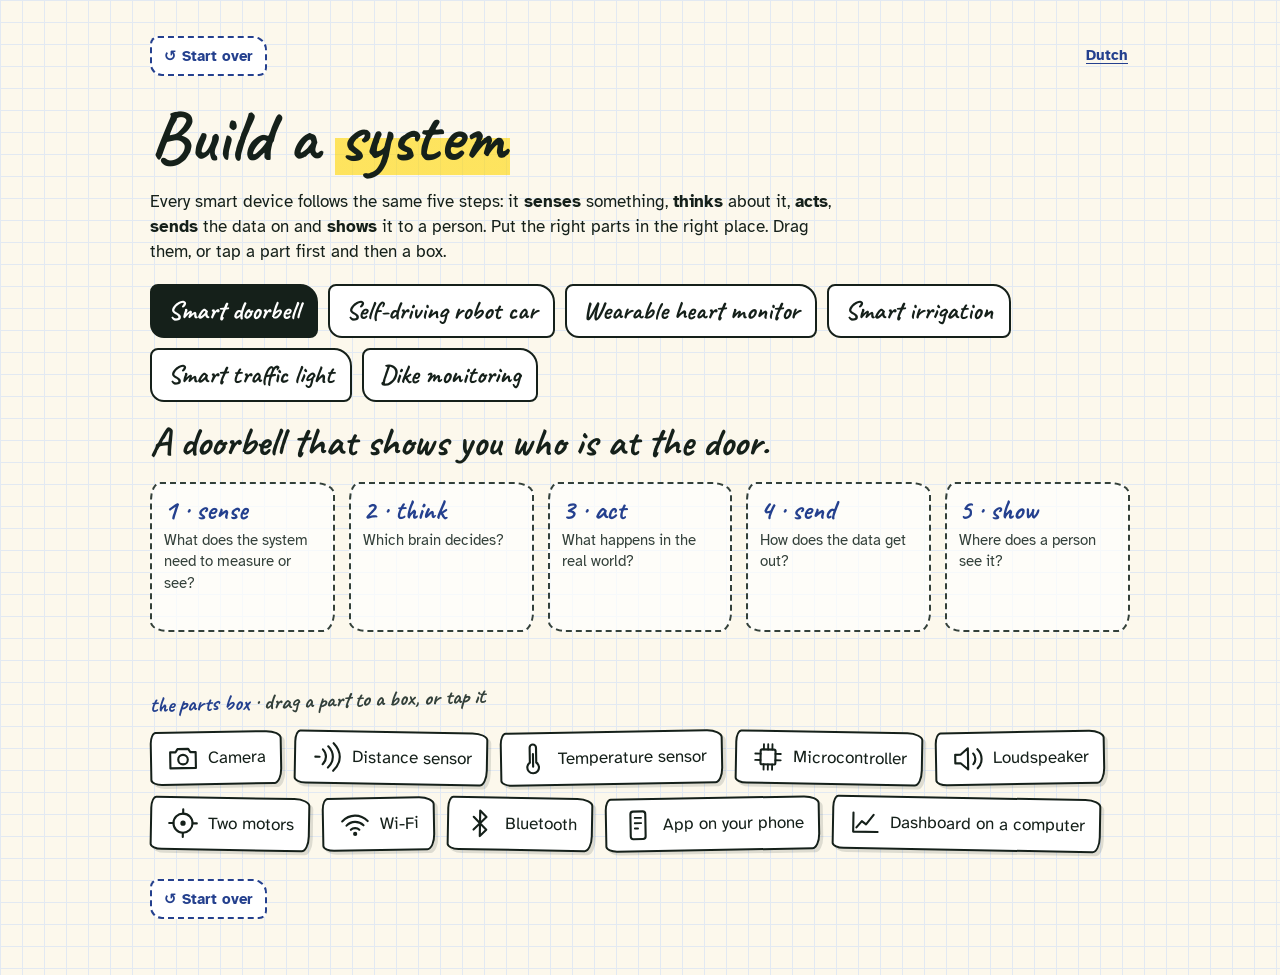
<file: bouw-een-systeem-pi-en.html>
<!doctype html>
<html lang="en">
<head>
<meta charset="utf-8">
<meta name="viewport" content="width=device-width,initial-scale=1,viewport-fit=cover">
<title>Build a system</title>
<link rel="stylesheet" href="fonts/fonts.css">
</head>
<body>
<style>
/* Layout: schriftblad. Boven een keten van 5 vakjes (waarnemen → denken → doen → verbinden → tonen), daaronder de onderdelenbak. Bewust één papieren look. */
:root{
  --paper:#FCF8EC; --grid:#E2E9F2; --ink:#15201A; --ink2:#33403A; --pen:#24408E; --red:#D23C3C;
  --ok:#12804A; --okbg:#D5F0DF; --note:#FFF6B8; --card:#FFFFFF; --mark:rgba(255,214,0,.6); --tape:rgba(233,215,150,.85);
  --hand:'Caveat','Segoe Print',cursive; --body:'Atkinson Hyperlegible','Segoe UI',system-ui,sans-serif;
  color-scheme: light;
}
body{background:var(--paper);background-image:linear-gradient(var(--grid) 1px,transparent 1px),linear-gradient(90deg,var(--grid) 1px,transparent 1px);background-size:22px 22px;color:var(--ink);font-family:var(--body);font-size:17px;line-height:1.45;padding-left:max(16px,env(safe-area-inset-left,0px));padding-right:max(16px,env(safe-area-inset-right,0px));padding-block:20px 48px}
.wrap{max-width:980px;margin:0 auto;display:flex;flex-direction:column;gap:20px}
.kick{font-family:var(--hand);font-weight:700;font-size:24px;color:var(--pen);transform:rotate(-1.5deg);transform-origin:left}
h1{margin:0;font-family:var(--hand);font-weight:700;font-size:clamp(46px,10vw,72px);line-height:.92;text-wrap:balance}
h2{margin:0;font-family:var(--hand);font-weight:700;font-size:clamp(30px,7vw,40px);line-height:1}
.hl{background:linear-gradient(transparent 52%,var(--mark) 52%,var(--mark) 92%,transparent 92%);padding:0 4px}
.tabs{display:flex;flex-wrap:wrap;gap:10px;position:relative}
.tab{font:inherit;font-family:var(--hand);font-weight:700;font-size:26px;padding:6px 16px;min-height:46px;background:var(--card);color:var(--ink);border:2.5px solid var(--ink);border-radius:8px 18px 8px 14px;cursor:pointer}
.tab[aria-pressed="true"]{background:var(--ink);color:#fff}
.tab .done{color:var(--ok)}
.tab[aria-pressed="true"] .done{color:#9BE3B9}
.chain{display:grid;grid-template-columns:repeat(5,minmax(0,1fr));gap:14px;position:relative}
.slot{font:inherit;color:var(--ink);text-align:left;min-height:150px;background:rgba(255,255,255,.7);border:2.5px dashed var(--ink2);border-radius:10px 20px 12px 18px/18px 12px 20px 10px;padding:12px;display:flex;flex-direction:column;gap:6px;cursor:pointer;position:relative}
.slot.armed{border-color:var(--pen);background:#EEF3FB}
.slot.over{border-color:var(--pen);border-style:solid}
.slot.filled{border-style:solid;border-color:var(--ok);background:var(--okbg);cursor:default}
.slot.wrong{animation:shake .35s}
@keyframes shake{25%{transform:translateX(-6px)}75%{transform:translateX(6px)}}
.slot .step{font-family:var(--hand);font-weight:700;font-size:28px;line-height:1;color:var(--pen)}
.slot .ask{font-size:15px;color:var(--ink2)}
.slot .got{font-weight:700;font-size:15.5px;line-height:1.2;display:flex;gap:6px;align-items:center;min-width:0}
.slot .got span{min-width:0;overflow-wrap:anywhere;hyphens:manual}
.slot .why{font-size:14.5px;line-height:1.35}
.slot.pulse{box-shadow:0 0 0 4px var(--mark)}
.arrow{display:none}
.hint{min-height:28px;font-family:var(--hand);font-weight:700;font-size:26px;line-height:1.1;color:var(--red)}
.hint.good{color:var(--ok)}
.bin{display:flex;flex-direction:column;gap:10px}
.parts{display:flex;flex-wrap:wrap;gap:12px}
.part{font:inherit;color:var(--ink);background:var(--card);border:2.5px solid var(--ink);border-radius:6px 16px 8px 12px/12px 8px 16px 6px;padding:8px 14px;min-height:48px;display:flex;gap:8px;align-items:center;cursor:grab;box-shadow:3px 3px 0 rgba(21,32,26,.13);touch-action:manipulation}
.part:nth-child(odd){transform:rotate(-1deg)}
.part:nth-child(even){transform:rotate(1deg)}
.part[aria-pressed="true"]{background:var(--note);border-color:var(--pen);box-shadow:0 0 0 3px var(--pen)}
.part[disabled]{opacity:.35;cursor:default;box-shadow:none}
.part svg,.slot svg{flex-shrink:0}
button:focus-visible{outline:3px solid var(--pen);outline-offset:3px}
.win{position:relative;background:var(--note);padding:24px 20px 18px;transform:rotate(-.6deg);box-shadow:4px 5px 0 rgba(21,32,26,.13);display:flex;flex-direction:column;gap:10px}
.win::before{content:"";position:absolute;top:-11px;left:42%;width:80px;height:22px;background:var(--tape);transform:rotate(-3deg)}
.btn{font:inherit;font-family:var(--hand);font-weight:700;font-size:28px;color:#fff;background:var(--ink);border:none;border-radius:10px 22px 10px 18px;padding:8px 22px;min-height:48px;cursor:pointer;align-self:flex-start}
.small{font-size:14.5px;color:var(--ink2)}
.simbox{background:#FFFFFF;border:2.5px solid var(--ink);border-radius:8px 18px 10px 14px/14px 10px 18px 8px;padding:10px;display:flex;flex-direction:column;gap:6px}
.simbox canvas{display:block;max-width:100%}
.simcap{display:grid;font-family:var(--hand);font-weight:700;font-size:26px;line-height:1.1;color:var(--pen)}
.simcap span{grid-area:1/1;visibility:hidden}
.simcap span.on{visibility:visible}
.tirol{background:#FFFFFF;border:2.5px solid var(--ink);border-radius:10px 20px 8px 16px/16px 8px 20px 10px;padding:14px 16px;display:flex;flex-direction:column;gap:8px}
.tirol h3{margin:0;font-family:var(--hand);font-weight:700;font-size:30px;line-height:1}
.tirol ul{margin:0;padding-left:20px;display:flex;flex-direction:column;gap:4px}
.tirol .punch{font-family:var(--hand);font-weight:700;font-size:28px;line-height:1.1;color:var(--red)}
@media (max-width:720px){.niet{font-size:14px;padding:6px 10px}.nietbtn{font-size:14px}.puzzels summary{font-size:24px}.puzzels .leuk{font-size:21px}.simcap{font-size:20px}.tirol h3{font-size:26px}.tirol .punch{font-size:24px}}
.whybox{display:none}
.nietbtn{font-family:var(--body);font-size:15px;font-weight:700;color:var(--pen);background:none;border:none;text-decoration:underline;text-underline-offset:3px;padding:4px 4px;min-height:32px;cursor:pointer;vertical-align:middle}
.niet{font-size:15.5px;line-height:1.4;background:var(--card);border-left:4px solid var(--red);padding:8px 12px;max-width:70ch}
.puzzels{background:#FFFFFF;border:2.5px dashed var(--pen);border-radius:16px 8px 20px 10px/10px 20px 8px 16px;padding:10px 16px}
.puzzels summary{font-family:var(--hand);font-weight:700;font-size:28px;line-height:1.1;color:var(--pen);cursor:pointer;min-height:40px;display:flex;align-items:center;gap:8px;list-style:none}
.puzzels summary::-webkit-details-marker{display:none}
.puzzels summary::before{content:"+";display:inline-flex;align-items:center;justify-content:center;width:28px;height:28px;border:2.5px solid var(--pen);border-radius:50%;font-family:var(--body);font-size:18px;flex-shrink:0}
.puzzels[open] summary::before{content:"−"}
.puzzels ol{margin:8px 0 6px;padding-left:22px;display:flex;flex-direction:column;gap:8px}
.puzzels .leuk{font-family:var(--hand);font-weight:700;font-size:24px;line-height:1.1;color:var(--ok)}
[hidden]{display:none !important}

.finale{position:relative;background:var(--card);border:3.5px solid var(--ink);border-radius:12px 26px 10px 22px/22px 10px 26px 12px;padding:22px 20px 20px;box-shadow:5px 6px 0 rgba(21,32,26,.15);display:flex;flex-direction:column;gap:12px;transform:rotate(.4deg)}
.finale h2{font-size:clamp(36px,8vw,52px)}
.finale p{margin:0;max-width:62ch}
.stats{display:flex;flex-wrap:wrap;gap:12px}
.stats div{background:var(--note);padding:8px 14px 6px;display:flex;flex-direction:column;min-width:96px;transform:rotate(-1deg);box-shadow:2px 3px 0 rgba(21,32,26,.12)}
.stats div:nth-child(2){transform:rotate(1deg)}
.stats b{font-family:var(--hand);font-size:40px;line-height:1}
@media (max-width:720px){.stats{flex-wrap:nowrap;gap:8px}.stats div{min-width:0;flex:1;padding:6px 8px 4px}.stats b{font-size:32px}.stats span{font-size:12.5px}}
.stats span{font-size:14px;color:var(--ink2)}
.badgebox{display:flex;flex-wrap:wrap;gap:16px;align-items:flex-end}
.badgebox canvas{width:min(100%,360px);height:auto;border:2.5px solid var(--ink);border-radius:8px;box-shadow:4px 5px 0 rgba(21,32,26,.13);background:#FCF8EC}
.badgeform{display:flex;flex-direction:column;gap:10px;min-width:220px;flex:1}
.badgeform label{display:flex;flex-direction:column;gap:4px;font-weight:700;font-size:15px}
.badgeform input{font:inherit;font-size:18px;padding:8px 10px;min-height:44px;border:2.5px solid var(--ink);border-radius:6px 12px 8px 10px;background:#fff;color:var(--ink)}
.pibadge{width:250px;height:auto;flex-shrink:0;border:2.5px solid var(--ink);border-radius:8px;box-shadow:4px 5px 0 rgba(21,32,26,.13);background:#FCF8EC;transform:rotate(1deg)}
.qrrow{display:flex;flex-wrap:wrap;gap:20px;align-items:center}
.qr{background:#fff;padding:10px;border:2.5px solid var(--ink);border-radius:8px;width:230px;flex-shrink:0;transform:rotate(-1.5deg)}
.qr svg{display:block;width:100%;height:auto}
.qrrow h3{margin:0 0 4px;font-family:var(--hand);font-weight:700;font-size:38px;line-height:1}
#badgeview{max-width:620px}
.tip-phone{display:none}
.tip-desk,.tip-phone{color:var(--ink2)}
.intro-short{display:none}
/* telefoon: compacte keten bovenaan, onderdelenbak vast onderin beeld */
@media (max-width:720px){
  body{padding-block:12px 0}
  .wrap{gap:12px}
  .kick{font-size:20px}
  h1{font-size:44px}
  h2{font-size:26px;line-height:1.05}
  .intro-long{display:none}
  .tip-desk{display:none}
  .tip-phone{display:inline}
  .intro-short{display:block;margin:0;font-size:15.5px}
  .tabs{flex-wrap:nowrap;overflow-x:auto;padding-bottom:6px;margin-inline:-4px;padding-inline:4px;scrollbar-width:thin}
  .tab{font-size:22px;white-space:nowrap;flex-shrink:0;min-height:44px;padding:4px 12px}
  .chain{grid-template-columns:repeat(5,minmax(0,1fr));gap:6px}
  .slot{min-height:104px;padding:6px 4px;align-items:center;text-align:center;gap:4px;border-width:2px}
  .slot .step{display:flex;flex-direction:column;align-items:center;font-size:15px;line-height:1;max-width:100%}
  .slot .step .sn{overflow-wrap:anywhere;hyphens:manual;max-width:100%}
  .slot .step .n{font-size:24px}
  .slot .step .sep{display:none}
  .slot .ask,.slot .why{display:none}
  .slot .got{flex-direction:column;gap:2px;font-size:11.5px;line-height:1.1}
  .slot .got svg{width:30px;height:30px}
  .whybox{display:block;background:var(--card);border:2px solid var(--ok);border-radius:8px 16px 10px 14px/14px 10px 16px 8px;padding:10px 12px;font-size:15px;line-height:1.35;min-height:44px}
  .whybox.ask{border-color:var(--pen);border-style:dashed}
  .bin{position:sticky;bottom:0;z-index:5;background:var(--paper);border-top:2.5px solid var(--ink);margin-inline:calc(-1 * max(16px,env(safe-area-inset-left,0px)));padding:8px max(16px,env(safe-area-inset-left,0px)) calc(10px + env(safe-area-inset-bottom,0px));gap:6px;box-shadow:0 -6px 14px rgba(21,32,26,.08)}
  .bin .kick{font-size:18px !important}
  .hint{font-size:21px;min-height:24px}
  .parts{flex-wrap:nowrap;overflow-x:auto;gap:8px;padding:4px 2px 6px;scroll-snap-type:x proximity}
  .part{flex-shrink:0;padding:6px 10px;font-size:15px;scroll-snap-align:start}
  .part svg{width:26px;height:26px}
  #win{padding-bottom:24px}
}
@media (prefers-reduced-motion:reduce){.slot.wrong{animation:none}}
.topbar{display:flex;justify-content:space-between;align-items:center;gap:12px;flex-wrap:wrap}
.reset{font-family:var(--body);font-size:15px;font-weight:700;color:var(--pen);background:var(--card);border:2px dashed var(--pen);border-radius:8px 14px 8px 12px;padding:6px 12px;min-height:40px;cursor:pointer}
.reset:focus-visible,.taal:focus-visible{outline:3px solid var(--pen);outline-offset:3px}
.taal{font-family:var(--body);font-size:15px;font-weight:700;color:var(--pen);text-underline-offset:3px;padding:8px 2px;min-height:40px;display:inline-flex;align-items:center;white-space:nowrap}
.reset-onder{align-self:flex-start;margin-top:8px}
</style>

<main class="wrap" lang="en">
  <div class="topbar"><button type="button" class="reset">↺ Start over</button><a class="taal" href="bouw-een-systeem-pi.html" lang="nl" hreflang="nl">Dutch</a></div>
  <h1>Build a <span class="hl">system</span></h1>
  <p class="intro-short">Every smart device <b>senses</b>, <b>thinks</b>, <b>acts</b>, <b>sends</b> the data on and <b>shows</b> it. Tap a part at the bottom, then the box where it belongs.</p>
  <p class="intro-long" style="margin:0;max-width:62ch">Every smart device follows the same five steps: it <b>senses</b> something, <b>thinks</b> about it, <b>acts</b>, <b>sends</b> the data on and <b>shows</b> it to a person. Put the right parts in the right place. Drag them, or tap a part first and then a box.</p>
  <div class="tabs" id="tabs" role="group" aria-label="choose a system"></div>
  <h2 id="goal"></h2>
  <div class="chain" id="chain"></div>
  <div class="whybox" id="whybox" aria-live="polite"></div>
  <div class="bin" id="bin">
    <div class="hint" id="hint" aria-live="polite"></div>
    <div class="niet" id="niet" hidden></div>
    <div class="kick" style="font-size:22px">the parts box <span class="tip-desk">· drag a part to a box, or tap it</span><span class="tip-phone">· tap a part, then a box</span></div>
    <div class="parts" id="parts"></div>
  </div>
  <div id="win" hidden></div>
<button type="button" class="reset reset-onder">↺ Start over</button>
</main>
<main class="wrap" id="badgeview" lang="en" hidden>
  <div class="kick">Saxion open day · Technische Informatica (TI)</div>
  <h1>Your <span class="hl">badge</span></h1>
  <p style="margin:0">You built all six smart systems in the game <b>Build a system</b>. Add your name and save it.</p>
  <div id="badgeslot"></div>
  <p class="small" style="margin:0">Your name is not stored or sent anywhere. It only appears on the image you save yourself.</p>
</main>

<script>
/* qrcode-generator 1.4.4, MIT-licentie, Kazuhiko Arase */
var qrcode=function(){var t=function(t,r){var e=t,n=g[r],o=null,i=0,a=null,u=[],f={},c=function(t,r){o=function(t){for(var r=new Array(t),e=0;e<t;e+=1){r[e]=new Array(t);for(var n=0;n<t;n+=1)r[e][n]=null}return r}(i=4*e+17),l(0,0),l(i-7,0),l(0,i-7),s(),h(),d(t,r),e>=7&&v(t),null==a&&(a=p(e,n,u)),w(a,r)},l=function(t,r){for(var e=-1;e<=7;e+=1)if(!(t+e<=-1||i<=t+e))for(var n=-1;n<=7;n+=1)r+n<=-1||i<=r+n||(o[t+e][r+n]=0<=e&&e<=6&&(0==n||6==n)||0<=n&&n<=6&&(0==e||6==e)||2<=e&&e<=4&&2<=n&&n<=4)},h=function(){for(var t=8;t<i-8;t+=1)null==o[t][6]&&(o[t][6]=t%2==0);for(var r=8;r<i-8;r+=1)null==o[6][r]&&(o[6][r]=r%2==0)},s=function(){for(var t=B.getPatternPosition(e),r=0;r<t.length;r+=1)for(var n=0;n<t.length;n+=1){var i=t[r],a=t[n];if(null==o[i][a])for(var u=-2;u<=2;u+=1)for(var f=-2;f<=2;f+=1)o[i+u][a+f]=-2==u||2==u||-2==f||2==f||0==u&&0==f}},v=function(t){for(var r=B.getBCHTypeNumber(e),n=0;n<18;n+=1){var a=!t&&1==(r>>n&1);o[Math.floor(n/3)][n%3+i-8-3]=a}for(n=0;n<18;n+=1){a=!t&&1==(r>>n&1);o[n%3+i-8-3][Math.floor(n/3)]=a}},d=function(t,r){for(var e=n<<3|r,a=B.getBCHTypeInfo(e),u=0;u<15;u+=1){var f=!t&&1==(a>>u&1);u<6?o[u][8]=f:u<8?o[u+1][8]=f:o[i-15+u][8]=f}for(u=0;u<15;u+=1){f=!t&&1==(a>>u&1);u<8?o[8][i-u-1]=f:u<9?o[8][15-u-1+1]=f:o[8][15-u-1]=f}o[i-8][8]=!t},w=function(t,r){for(var e=-1,n=i-1,a=7,u=0,f=B.getMaskFunction(r),c=i-1;c>0;c-=2)for(6==c&&(c-=1);;){for(var g=0;g<2;g+=1)if(null==o[n][c-g]){var l=!1;u<t.length&&(l=1==(t[u]>>>a&1)),f(n,c-g)&&(l=!l),o[n][c-g]=l,-1==(a-=1)&&(u+=1,a=7)}if((n+=e)<0||i<=n){n-=e,e=-e;break}}},p=function(t,r,e){for(var n=A.getRSBlocks(t,r),o=b(),i=0;i<e.length;i+=1){var a=e[i];o.put(a.getMode(),4),o.put(a.getLength(),B.getLengthInBits(a.getMode(),t)),a.write(o)}var u=0;for(i=0;i<n.length;i+=1)u+=n[i].dataCount;if(o.getLengthInBits()>8*u)throw"code length overflow. ("+o.getLengthInBits()+">"+8*u+")";for(o.getLengthInBits()+4<=8*u&&o.put(0,4);o.getLengthInBits()%8!=0;)o.putBit(!1);for(;!(o.getLengthInBits()>=8*u||(o.put(236,8),o.getLengthInBits()>=8*u));)o.put(17,8);return function(t,r){for(var e=0,n=0,o=0,i=new Array(r.length),a=new Array(r.length),u=0;u<r.length;u+=1){var f=r[u].dataCount,c=r[u].totalCount-f;n=Math.max(n,f),o=Math.max(o,c),i[u]=new Array(f);for(var g=0;g<i[u].length;g+=1)i[u][g]=255&t.getBuffer()[g+e];e+=f;var l=B.getErrorCorrectPolynomial(c),h=k(i[u],l.getLength()-1).mod(l);for(a[u]=new Array(l.getLength()-1),g=0;g<a[u].length;g+=1){var s=g+h.getLength()-a[u].length;a[u][g]=s>=0?h.getAt(s):0}}var v=0;for(g=0;g<r.length;g+=1)v+=r[g].totalCount;var d=new Array(v),w=0;for(g=0;g<n;g+=1)for(u=0;u<r.length;u+=1)g<i[u].length&&(d[w]=i[u][g],w+=1);for(g=0;g<o;g+=1)for(u=0;u<r.length;u+=1)g<a[u].length&&(d[w]=a[u][g],w+=1);return d}(o,n)};f.addData=function(t,r){var e=null;switch(r=r||"Byte"){case"Numeric":e=M(t);break;case"Alphanumeric":e=x(t);break;case"Byte":e=m(t);break;case"Kanji":e=L(t);break;default:throw"mode:"+r}u.push(e),a=null},f.isDark=function(t,r){if(t<0||i<=t||r<0||i<=r)throw t+","+r;return o[t][r]},f.getModuleCount=function(){return i},f.make=function(){if(e<1){for(var t=1;t<40;t++){for(var r=A.getRSBlocks(t,n),o=b(),i=0;i<u.length;i++){var a=u[i];o.put(a.getMode(),4),o.put(a.getLength(),B.getLengthInBits(a.getMode(),t)),a.write(o)}var g=0;for(i=0;i<r.length;i++)g+=r[i].dataCount;if(o.getLengthInBits()<=8*g)break}e=t}c(!1,function(){for(var t=0,r=0,e=0;e<8;e+=1){c(!0,e);var n=B.getLostPoint(f);(0==e||t>n)&&(t=n,r=e)}return r}())},f.createTableTag=function(t,r){t=t||2;var e="";e+='<table style="',e+=" border-width: 0px; border-style: none;",e+=" border-collapse: collapse;",e+=" padding: 0px; margin: "+(r=void 0===r?4*t:r)+"px;",e+='">',e+="<tbody>";for(var n=0;n<f.getModuleCount();n+=1){e+="<tr>";for(var o=0;o<f.getModuleCount();o+=1)e+='<td style="',e+=" border-width: 0px; border-style: none;",e+=" border-collapse: collapse;",e+=" padding: 0px; margin: 0px;",e+=" width: "+t+"px;",e+=" height: "+t+"px;",e+=" background-color: ",e+=f.isDark(n,o)?"#000000":"#ffffff",e+=";",e+='"/>';e+="</tr>"}return e+="</tbody>",e+="</table>"},f.createSvgTag=function(t,r,e,n){var o={};"object"==typeof arguments[0]&&(t=(o=arguments[0]).cellSize,r=o.margin,e=o.alt,n=o.title),t=t||2,r=void 0===r?4*t:r,(e="string"==typeof e?{text:e}:e||{}).text=e.text||null,e.id=e.text?e.id||"qrcode-description":null,(n="string"==typeof n?{text:n}:n||{}).text=n.text||null,n.id=n.text?n.id||"qrcode-title":null;var i,a,u,c,g=f.getModuleCount()*t+2*r,l="";for(c="l"+t+",0 0,"+t+" -"+t+",0 0,-"+t+"z ",l+='<svg version="1.1" xmlns="http://www.w3.org/2000/svg"',l+=o.scalable?"":' width="'+g+'px" height="'+g+'px"',l+=' viewBox="0 0 '+g+" "+g+'" ',l+=' preserveAspectRatio="xMinYMin meet"',l+=n.text||e.text?' role="img" aria-labelledby="'+y([n.id,e.id].join(" ").trim())+'"':"",l+=">",l+=n.text?'<title id="'+y(n.id)+'">'+y(n.text)+"</title>":"",l+=e.text?'<description id="'+y(e.id)+'">'+y(e.text)+"</description>":"",l+='<rect width="100%" height="100%" fill="white" cx="0" cy="0"/>',l+='<path d="',a=0;a<f.getModuleCount();a+=1)for(u=a*t+r,i=0;i<f.getModuleCount();i+=1)f.isDark(a,i)&&(l+="M"+(i*t+r)+","+u+c);return l+='" stroke="transparent" fill="black"/>',l+="</svg>"},f.createDataURL=function(t,r){t=t||2,r=void 0===r?4*t:r;var e=f.getModuleCount()*t+2*r,n=r,o=e-r;return I(e,e,(function(r,e){if(n<=r&&r<o&&n<=e&&e<o){var i=Math.floor((r-n)/t),a=Math.floor((e-n)/t);return f.isDark(a,i)?0:1}return 1}))},f.createImgTag=function(t,r,e){t=t||2,r=void 0===r?4*t:r;var n=f.getModuleCount()*t+2*r,o="";return o+="<img",o+=' src="',o+=f.createDataURL(t,r),o+='"',o+=' width="',o+=n,o+='"',o+=' height="',o+=n,o+='"',e&&(o+=' alt="',o+=y(e),o+='"'),o+="/>"};var y=function(t){for(var r="",e=0;e<t.length;e+=1){var n=t.charAt(e);switch(n){case"<":r+="&lt;";break;case">":r+="&gt;";break;case"&":r+="&amp;";break;case'"':r+="&quot;";break;default:r+=n}}return r};return f.createASCII=function(t,r){if((t=t||1)<2)return function(t){t=void 0===t?2:t;var r,e,n,o,i,a=1*f.getModuleCount()+2*t,u=t,c=a-t,g={"██":"█","█ ":"▀"," █":"▄","  ":" "},l={"██":"▀","█ ":"▀"," █":" ","  ":" "},h="";for(r=0;r<a;r+=2){for(n=Math.floor((r-u)/1),o=Math.floor((r+1-u)/1),e=0;e<a;e+=1)i="█",u<=e&&e<c&&u<=r&&r<c&&f.isDark(n,Math.floor((e-u)/1))&&(i=" "),u<=e&&e<c&&u<=r+1&&r+1<c&&f.isDark(o,Math.floor((e-u)/1))?i+=" ":i+="█",h+=t<1&&r+1>=c?l[i]:g[i];h+="\n"}return a%2&&t>0?h.substring(0,h.length-a-1)+Array(a+1).join("▀"):h.substring(0,h.length-1)}(r);t-=1,r=void 0===r?2*t:r;var e,n,o,i,a=f.getModuleCount()*t+2*r,u=r,c=a-r,g=Array(t+1).join("██"),l=Array(t+1).join("  "),h="",s="";for(e=0;e<a;e+=1){for(o=Math.floor((e-u)/t),s="",n=0;n<a;n+=1)i=1,u<=n&&n<c&&u<=e&&e<c&&f.isDark(o,Math.floor((n-u)/t))&&(i=0),s+=i?g:l;for(o=0;o<t;o+=1)h+=s+"\n"}return h.substring(0,h.length-1)},f.renderTo2dContext=function(t,r){r=r||2;for(var e=f.getModuleCount(),n=0;n<e;n++)for(var o=0;o<e;o++)t.fillStyle=f.isDark(n,o)?"black":"white",t.fillRect(n*r,o*r,r,r)},f};t.stringToBytes=(t.stringToBytesFuncs={default:function(t){for(var r=[],e=0;e<t.length;e+=1){var n=t.charCodeAt(e);r.push(255&n)}return r}}).default,t.createStringToBytes=function(t,r){var e=function(){for(var e=S(t),n=function(){var t=e.read();if(-1==t)throw"eof";return t},o=0,i={};;){var a=e.read();if(-1==a)break;var u=n(),f=n()<<8|n();i[String.fromCharCode(a<<8|u)]=f,o+=1}if(o!=r)throw o+" != "+r;return i}(),n="?".charCodeAt(0);return function(t){for(var r=[],o=0;o<t.length;o+=1){var i=t.charCodeAt(o);if(i<128)r.push(i);else{var a=e[t.charAt(o)];"number"==typeof a?(255&a)==a?r.push(a):(r.push(a>>>8),r.push(255&a)):r.push(n)}}return r}};var r,e,n,o,i,a=1,u=2,f=4,c=8,g={L:1,M:0,Q:3,H:2},l=0,h=1,s=2,v=3,d=4,w=5,p=6,y=7,B=(r=[[],[6,18],[6,22],[6,26],[6,30],[6,34],[6,22,38],[6,24,42],[6,26,46],[6,28,50],[6,30,54],[6,32,58],[6,34,62],[6,26,46,66],[6,26,48,70],[6,26,50,74],[6,30,54,78],[6,30,56,82],[6,30,58,86],[6,34,62,90],[6,28,50,72,94],[6,26,50,74,98],[6,30,54,78,102],[6,28,54,80,106],[6,32,58,84,110],[6,30,58,86,114],[6,34,62,90,118],[6,26,50,74,98,122],[6,30,54,78,102,126],[6,26,52,78,104,130],[6,30,56,82,108,134],[6,34,60,86,112,138],[6,30,58,86,114,142],[6,34,62,90,118,146],[6,30,54,78,102,126,150],[6,24,50,76,102,128,154],[6,28,54,80,106,132,158],[6,32,58,84,110,136,162],[6,26,54,82,110,138,166],[6,30,58,86,114,142,170]],e=1335,n=7973,i=function(t){for(var r=0;0!=t;)r+=1,t>>>=1;return r},(o={}).getBCHTypeInfo=function(t){for(var r=t<<10;i(r)-i(e)>=0;)r^=e<<i(r)-i(e);return 21522^(t<<10|r)},o.getBCHTypeNumber=function(t){for(var r=t<<12;i(r)-i(n)>=0;)r^=n<<i(r)-i(n);return t<<12|r},o.getPatternPosition=function(t){return r[t-1]},o.getMaskFunction=function(t){switch(t){case l:return function(t,r){return(t+r)%2==0};case h:return function(t,r){return t%2==0};case s:return function(t,r){return r%3==0};case v:return function(t,r){return(t+r)%3==0};case d:return function(t,r){return(Math.floor(t/2)+Math.floor(r/3))%2==0};case w:return function(t,r){return t*r%2+t*r%3==0};case p:return function(t,r){return(t*r%2+t*r%3)%2==0};case y:return function(t,r){return(t*r%3+(t+r)%2)%2==0};default:throw"bad maskPattern:"+t}},o.getErrorCorrectPolynomial=function(t){for(var r=k([1],0),e=0;e<t;e+=1)r=r.multiply(k([1,C.gexp(e)],0));return r},o.getLengthInBits=function(t,r){if(1<=r&&r<10)switch(t){case a:return 10;case u:return 9;case f:case c:return 8;default:throw"mode:"+t}else if(r<27)switch(t){case a:return 12;case u:return 11;case f:return 16;case c:return 10;default:throw"mode:"+t}else{if(!(r<41))throw"type:"+r;switch(t){case a:return 14;case u:return 13;case f:return 16;case c:return 12;default:throw"mode:"+t}}},o.getLostPoint=function(t){for(var r=t.getModuleCount(),e=0,n=0;n<r;n+=1)for(var o=0;o<r;o+=1){for(var i=0,a=t.isDark(n,o),u=-1;u<=1;u+=1)if(!(n+u<0||r<=n+u))for(var f=-1;f<=1;f+=1)o+f<0||r<=o+f||0==u&&0==f||a==t.isDark(n+u,o+f)&&(i+=1);i>5&&(e+=3+i-5)}for(n=0;n<r-1;n+=1)for(o=0;o<r-1;o+=1){var c=0;t.isDark(n,o)&&(c+=1),t.isDark(n+1,o)&&(c+=1),t.isDark(n,o+1)&&(c+=1),t.isDark(n+1,o+1)&&(c+=1),0!=c&&4!=c||(e+=3)}for(n=0;n<r;n+=1)for(o=0;o<r-6;o+=1)t.isDark(n,o)&&!t.isDark(n,o+1)&&t.isDark(n,o+2)&&t.isDark(n,o+3)&&t.isDark(n,o+4)&&!t.isDark(n,o+5)&&t.isDark(n,o+6)&&(e+=40);for(o=0;o<r;o+=1)for(n=0;n<r-6;n+=1)t.isDark(n,o)&&!t.isDark(n+1,o)&&t.isDark(n+2,o)&&t.isDark(n+3,o)&&t.isDark(n+4,o)&&!t.isDark(n+5,o)&&t.isDark(n+6,o)&&(e+=40);var g=0;for(o=0;o<r;o+=1)for(n=0;n<r;n+=1)t.isDark(n,o)&&(g+=1);return e+=Math.abs(100*g/r/r-50)/5*10},o),C=function(){for(var t=new Array(256),r=new Array(256),e=0;e<8;e+=1)t[e]=1<<e;for(e=8;e<256;e+=1)t[e]=t[e-4]^t[e-5]^t[e-6]^t[e-8];for(e=0;e<255;e+=1)r[t[e]]=e;var n={glog:function(t){if(t<1)throw"glog("+t+")";return r[t]},gexp:function(r){for(;r<0;)r+=255;for(;r>=256;)r-=255;return t[r]}};return n}();function k(t,r){if(void 0===t.length)throw t.length+"/"+r;var e=function(){for(var e=0;e<t.length&&0==t[e];)e+=1;for(var n=new Array(t.length-e+r),o=0;o<t.length-e;o+=1)n[o]=t[o+e];return n}(),n={getAt:function(t){return e[t]},getLength:function(){return e.length},multiply:function(t){for(var r=new Array(n.getLength()+t.getLength()-1),e=0;e<n.getLength();e+=1)for(var o=0;o<t.getLength();o+=1)r[e+o]^=C.gexp(C.glog(n.getAt(e))+C.glog(t.getAt(o)));return k(r,0)},mod:function(t){if(n.getLength()-t.getLength()<0)return n;for(var r=C.glog(n.getAt(0))-C.glog(t.getAt(0)),e=new Array(n.getLength()),o=0;o<n.getLength();o+=1)e[o]=n.getAt(o);for(o=0;o<t.getLength();o+=1)e[o]^=C.gexp(C.glog(t.getAt(o))+r);return k(e,0).mod(t)}};return n}var A=function(){var t=[[1,26,19],[1,26,16],[1,26,13],[1,26,9],[1,44,34],[1,44,28],[1,44,22],[1,44,16],[1,70,55],[1,70,44],[2,35,17],[2,35,13],[1,100,80],[2,50,32],[2,50,24],[4,25,9],[1,134,108],[2,67,43],[2,33,15,2,34,16],[2,33,11,2,34,12],[2,86,68],[4,43,27],[4,43,19],[4,43,15],[2,98,78],[4,49,31],[2,32,14,4,33,15],[4,39,13,1,40,14],[2,121,97],[2,60,38,2,61,39],[4,40,18,2,41,19],[4,40,14,2,41,15],[2,146,116],[3,58,36,2,59,37],[4,36,16,4,37,17],[4,36,12,4,37,13],[2,86,68,2,87,69],[4,69,43,1,70,44],[6,43,19,2,44,20],[6,43,15,2,44,16],[4,101,81],[1,80,50,4,81,51],[4,50,22,4,51,23],[3,36,12,8,37,13],[2,116,92,2,117,93],[6,58,36,2,59,37],[4,46,20,6,47,21],[7,42,14,4,43,15],[4,133,107],[8,59,37,1,60,38],[8,44,20,4,45,21],[12,33,11,4,34,12],[3,145,115,1,146,116],[4,64,40,5,65,41],[11,36,16,5,37,17],[11,36,12,5,37,13],[5,109,87,1,110,88],[5,65,41,5,66,42],[5,54,24,7,55,25],[11,36,12,7,37,13],[5,122,98,1,123,99],[7,73,45,3,74,46],[15,43,19,2,44,20],[3,45,15,13,46,16],[1,135,107,5,136,108],[10,74,46,1,75,47],[1,50,22,15,51,23],[2,42,14,17,43,15],[5,150,120,1,151,121],[9,69,43,4,70,44],[17,50,22,1,51,23],[2,42,14,19,43,15],[3,141,113,4,142,114],[3,70,44,11,71,45],[17,47,21,4,48,22],[9,39,13,16,40,14],[3,135,107,5,136,108],[3,67,41,13,68,42],[15,54,24,5,55,25],[15,43,15,10,44,16],[4,144,116,4,145,117],[17,68,42],[17,50,22,6,51,23],[19,46,16,6,47,17],[2,139,111,7,140,112],[17,74,46],[7,54,24,16,55,25],[34,37,13],[4,151,121,5,152,122],[4,75,47,14,76,48],[11,54,24,14,55,25],[16,45,15,14,46,16],[6,147,117,4,148,118],[6,73,45,14,74,46],[11,54,24,16,55,25],[30,46,16,2,47,17],[8,132,106,4,133,107],[8,75,47,13,76,48],[7,54,24,22,55,25],[22,45,15,13,46,16],[10,142,114,2,143,115],[19,74,46,4,75,47],[28,50,22,6,51,23],[33,46,16,4,47,17],[8,152,122,4,153,123],[22,73,45,3,74,46],[8,53,23,26,54,24],[12,45,15,28,46,16],[3,147,117,10,148,118],[3,73,45,23,74,46],[4,54,24,31,55,25],[11,45,15,31,46,16],[7,146,116,7,147,117],[21,73,45,7,74,46],[1,53,23,37,54,24],[19,45,15,26,46,16],[5,145,115,10,146,116],[19,75,47,10,76,48],[15,54,24,25,55,25],[23,45,15,25,46,16],[13,145,115,3,146,116],[2,74,46,29,75,47],[42,54,24,1,55,25],[23,45,15,28,46,16],[17,145,115],[10,74,46,23,75,47],[10,54,24,35,55,25],[19,45,15,35,46,16],[17,145,115,1,146,116],[14,74,46,21,75,47],[29,54,24,19,55,25],[11,45,15,46,46,16],[13,145,115,6,146,116],[14,74,46,23,75,47],[44,54,24,7,55,25],[59,46,16,1,47,17],[12,151,121,7,152,122],[12,75,47,26,76,48],[39,54,24,14,55,25],[22,45,15,41,46,16],[6,151,121,14,152,122],[6,75,47,34,76,48],[46,54,24,10,55,25],[2,45,15,64,46,16],[17,152,122,4,153,123],[29,74,46,14,75,47],[49,54,24,10,55,25],[24,45,15,46,46,16],[4,152,122,18,153,123],[13,74,46,32,75,47],[48,54,24,14,55,25],[42,45,15,32,46,16],[20,147,117,4,148,118],[40,75,47,7,76,48],[43,54,24,22,55,25],[10,45,15,67,46,16],[19,148,118,6,149,119],[18,75,47,31,76,48],[34,54,24,34,55,25],[20,45,15,61,46,16]],r=function(t,r){var e={};return e.totalCount=t,e.dataCount=r,e},e={};return e.getRSBlocks=function(e,n){var o=function(r,e){switch(e){case g.L:return t[4*(r-1)+0];case g.M:return t[4*(r-1)+1];case g.Q:return t[4*(r-1)+2];case g.H:return t[4*(r-1)+3];default:return}}(e,n);if(void 0===o)throw"bad rs block @ typeNumber:"+e+"/errorCorrectionLevel:"+n;for(var i=o.length/3,a=[],u=0;u<i;u+=1)for(var f=o[3*u+0],c=o[3*u+1],l=o[3*u+2],h=0;h<f;h+=1)a.push(r(c,l));return a},e}(),b=function(){var t=[],r=0,e={getBuffer:function(){return t},getAt:function(r){var e=Math.floor(r/8);return 1==(t[e]>>>7-r%8&1)},put:function(t,r){for(var n=0;n<r;n+=1)e.putBit(1==(t>>>r-n-1&1))},getLengthInBits:function(){return r},putBit:function(e){var n=Math.floor(r/8);t.length<=n&&t.push(0),e&&(t[n]|=128>>>r%8),r+=1}};return e},M=function(t){var r=a,e=t,n={getMode:function(){return r},getLength:function(t){return e.length},write:function(t){for(var r=e,n=0;n+2<r.length;)t.put(o(r.substring(n,n+3)),10),n+=3;n<r.length&&(r.length-n==1?t.put(o(r.substring(n,n+1)),4):r.length-n==2&&t.put(o(r.substring(n,n+2)),7))}},o=function(t){for(var r=0,e=0;e<t.length;e+=1)r=10*r+i(t.charAt(e));return r},i=function(t){if("0"<=t&&t<="9")return t.charCodeAt(0)-"0".charCodeAt(0);throw"illegal char :"+t};return n},x=function(t){var r=u,e=t,n={getMode:function(){return r},getLength:function(t){return e.length},write:function(t){for(var r=e,n=0;n+1<r.length;)t.put(45*o(r.charAt(n))+o(r.charAt(n+1)),11),n+=2;n<r.length&&t.put(o(r.charAt(n)),6)}},o=function(t){if("0"<=t&&t<="9")return t.charCodeAt(0)-"0".charCodeAt(0);if("A"<=t&&t<="Z")return t.charCodeAt(0)-"A".charCodeAt(0)+10;switch(t){case" ":return 36;case"$":return 37;case"%":return 38;case"*":return 39;case"+":return 40;case"-":return 41;case".":return 42;case"/":return 43;case":":return 44;default:throw"illegal char :"+t}};return n},m=function(r){var e=f,n=t.stringToBytes(r),o={getMode:function(){return e},getLength:function(t){return n.length},write:function(t){for(var r=0;r<n.length;r+=1)t.put(n[r],8)}};return o},L=function(r){var e=c,n=t.stringToBytesFuncs.SJIS;if(!n)throw"sjis not supported.";!function(t,r){var e=n("友");if(2!=e.length||38726!=(e[0]<<8|e[1]))throw"sjis not supported."}();var o=n(r),i={getMode:function(){return e},getLength:function(t){return~~(o.length/2)},write:function(t){for(var r=o,e=0;e+1<r.length;){var n=(255&r[e])<<8|255&r[e+1];if(33088<=n&&n<=40956)n-=33088;else{if(!(57408<=n&&n<=60351))throw"illegal char at "+(e+1)+"/"+n;n-=49472}n=192*(n>>>8&255)+(255&n),t.put(n,13),e+=2}if(e<r.length)throw"illegal char at "+(e+1)}};return i},D=function(){var t=[],r={writeByte:function(r){t.push(255&r)},writeShort:function(t){r.writeByte(t),r.writeByte(t>>>8)},writeBytes:function(t,e,n){e=e||0,n=n||t.length;for(var o=0;o<n;o+=1)r.writeByte(t[o+e])},writeString:function(t){for(var e=0;e<t.length;e+=1)r.writeByte(t.charCodeAt(e))},toByteArray:function(){return t},toString:function(){var r="";r+="[";for(var e=0;e<t.length;e+=1)e>0&&(r+=","),r+=t[e];return r+="]"}};return r},S=function(t){var r=t,e=0,n=0,o=0,i={read:function(){for(;o<8;){if(e>=r.length){if(0==o)return-1;throw"unexpected end of file./"+o}var t=r.charAt(e);if(e+=1,"="==t)return o=0,-1;t.match(/^\s$/)||(n=n<<6|a(t.charCodeAt(0)),o+=6)}var i=n>>>o-8&255;return o-=8,i}},a=function(t){if(65<=t&&t<=90)return t-65;if(97<=t&&t<=122)return t-97+26;if(48<=t&&t<=57)return t-48+52;if(43==t)return 62;if(47==t)return 63;throw"c:"+t};return i},I=function(t,r,e){for(var n=function(t,r){var e=t,n=r,o=new Array(t*r),i={setPixel:function(t,r,n){o[r*e+t]=n},write:function(t){t.writeString("GIF87a"),t.writeShort(e),t.writeShort(n),t.writeByte(128),t.writeByte(0),t.writeByte(0),t.writeByte(0),t.writeByte(0),t.writeByte(0),t.writeByte(255),t.writeByte(255),t.writeByte(255),t.writeString(","),t.writeShort(0),t.writeShort(0),t.writeShort(e),t.writeShort(n),t.writeByte(0);var r=a(2);t.writeByte(2);for(var o=0;r.length-o>255;)t.writeByte(255),t.writeBytes(r,o,255),o+=255;t.writeByte(r.length-o),t.writeBytes(r,o,r.length-o),t.writeByte(0),t.writeString(";")}},a=function(t){for(var r=1<<t,e=1+(1<<t),n=t+1,i=u(),a=0;a<r;a+=1)i.add(String.fromCharCode(a));i.add(String.fromCharCode(r)),i.add(String.fromCharCode(e));var f,c,g,l=D(),h=(f=l,c=0,g=0,{write:function(t,r){if(t>>>r!=0)throw"length over";for(;c+r>=8;)f.writeByte(255&(t<<c|g)),r-=8-c,t>>>=8-c,g=0,c=0;g|=t<<c,c+=r},flush:function(){c>0&&f.writeByte(g)}});h.write(r,n);var s=0,v=String.fromCharCode(o[s]);for(s+=1;s<o.length;){var d=String.fromCharCode(o[s]);s+=1,i.contains(v+d)?v+=d:(h.write(i.indexOf(v),n),i.size()<4095&&(i.size()==1<<n&&(n+=1),i.add(v+d)),v=d)}return h.write(i.indexOf(v),n),h.write(e,n),h.flush(),l.toByteArray()},u=function(){var t={},r=0,e={add:function(n){if(e.contains(n))throw"dup key:"+n;t[n]=r,r+=1},size:function(){return r},indexOf:function(r){return t[r]},contains:function(r){return void 0!==t[r]}};return e};return i}(t,r),o=0;o<r;o+=1)for(var i=0;i<t;i+=1)n.setPixel(i,o,e(i,o));var a=D();n.write(a);for(var u=function(){var t=0,r=0,e=0,n="",o={},i=function(t){n+=String.fromCharCode(a(63&t))},a=function(t){if(t<0);else{if(t<26)return 65+t;if(t<52)return t-26+97;if(t<62)return t-52+48;if(62==t)return 43;if(63==t)return 47}throw"n:"+t};return o.writeByte=function(n){for(t=t<<8|255&n,r+=8,e+=1;r>=6;)i(t>>>r-6),r-=6},o.flush=function(){if(r>0&&(i(t<<6-r),t=0,r=0),e%3!=0)for(var o=3-e%3,a=0;a<o;a+=1)n+="="},o.toString=function(){return n},o}(),f=a.toByteArray(),c=0;c<f.length;c+=1)u.writeByte(f[c]);return u.flush(),"data:image/gif;base64,"+u};return t}();qrcode.stringToBytesFuncs["UTF-8"]=function(t){return function(t){for(var r=[],e=0;e<t.length;e++){var n=t.charCodeAt(e);n<128?r.push(n):n<2048?r.push(192|n>>6,128|63&n):n<55296||n>=57344?r.push(224|n>>12,128|n>>6&63,128|63&n):(e++,n=65536+((1023&n)<<10|1023&t.charCodeAt(e)),r.push(240|n>>18,128|n>>12&63,128|n>>6&63,128|63&n))}return r}(t)},function(t){"function"==typeof define&&define.amd?define([],t):"object"==typeof exports&&(module.exports=t())}((function(){return qrcode}));
</script>
<script>
const ICON={
 camera:'<path d="M8 20h10l4-6h20l4 6h10v30H8z" fill="none" stroke="currentColor" stroke-width="4" stroke-linejoin="round"/><circle cx="32" cy="34" r="9" fill="none" stroke="currentColor" stroke-width="4"/>',
 afstand:'<path d="M10 32h8M24 18c8 8 8 20 0 28M34 12c12 12 12 28 0 40M44 6c16 16 16 36 0 52" fill="none" stroke="currentColor" stroke-width="4" stroke-linecap="round"/>',
 hart:'<path d="M32 54C14 42 6 32 6 22c0-8 6-14 13-14 6 0 10 4 13 8 3-4 7-8 13-8 7 0 13 6 13 14 0 10-8 20-26 32z" fill="none" stroke="currentColor" stroke-width="4" stroke-linejoin="round"/><path d="M14 30h10l4-8 6 16 4-8h12" fill="none" stroke="currentColor" stroke-width="3.5" stroke-linecap="round" stroke-linejoin="round"/>',
 temp:'<path d="M26 10a6 6 0 0112 0v28a11 11 0 11-12 0z" fill="none" stroke="currentColor" stroke-width="4"/><path d="M32 22v24" stroke="currentColor" stroke-width="4" stroke-linecap="round"/>',
 chip:'<rect x="18" y="18" width="28" height="28" rx="3" fill="none" stroke="currentColor" stroke-width="4"/><path d="M24 18V8M32 18V8M40 18V8M24 46v10M32 46v10M40 46v10M18 26H8M18 38H8M46 26h10M46 38h10" stroke="currentColor" stroke-width="3.5" stroke-linecap="round"/>',
 laptop:'<rect x="12" y="12" width="40" height="28" rx="3" fill="none" stroke="currentColor" stroke-width="4"/><path d="M4 50h56l-4-8H8z" fill="none" stroke="currentColor" stroke-width="4" stroke-linejoin="round"/>',
 speaker:'<path d="M8 24h10l14-12v40L18 40H8z" fill="none" stroke="currentColor" stroke-width="4" stroke-linejoin="round"/><path d="M42 22c5 5 5 15 0 20M50 14c10 10 10 26 0 36" fill="none" stroke="currentColor" stroke-width="4" stroke-linecap="round"/>',
 motor:'<circle cx="32" cy="32" r="18" fill="none" stroke="currentColor" stroke-width="4"/><circle cx="32" cy="32" r="5" fill="currentColor"/><path d="M32 14v-8M50 32h8M32 50v8M14 32H6" stroke="currentColor" stroke-width="4" stroke-linecap="round"/>',
 tril:'<rect x="22" y="10" width="20" height="44" rx="6" fill="none" stroke="currentColor" stroke-width="4"/><path d="M12 22l-4 4 4 4-4 4 4 4M52 22l4 4-4 4 4 4-4 4" fill="none" stroke="currentColor" stroke-width="3.5" stroke-linecap="round" stroke-linejoin="round"/>',
 wifi:'<path d="M8 26c14-14 34-14 48 0M16 34c9-9 23-9 32 0M24 42c4-4 12-4 16 0" fill="none" stroke="currentColor" stroke-width="4" stroke-linecap="round"/><circle cx="32" cy="50" r="4" fill="currentColor"/>',
 bt:'<path d="M20 20l24 24-12 12V8l12 12-24 24" fill="none" stroke="currentColor" stroke-width="4" stroke-linecap="round" stroke-linejoin="round"/>',
 app:'<rect x="18" y="6" width="28" height="52" rx="5" fill="none" stroke="currentColor" stroke-width="4"/><path d="M26 18h12M26 28h12M26 38h6" stroke="currentColor" stroke-width="3.5" stroke-linecap="round"/>',
 dash:'<path d="M10 50V14M10 50h46" stroke="currentColor" stroke-width="4" stroke-linecap="round"/><path d="M16 42l10-12 8 6 14-18" fill="none" stroke="currentColor" stroke-width="4" stroke-linecap="round" stroke-linejoin="round"/>',
 led:'<path d="M22 30a10 10 0 0120 0v10H22z" fill="none" stroke="currentColor" stroke-width="4"/><path d="M28 40v14M36 40v14M32 8v6M14 16l4 4M50 16l-4 4" stroke="currentColor" stroke-width="4" stroke-linecap="round"/>',
 klep:'<path d="M6 32h18M40 32h18" stroke="currentColor" stroke-width="5" stroke-linecap="round"/><path d="M24 22l16 20M24 42l16-20" fill="none" stroke="currentColor" stroke-width="4" stroke-linejoin="round"/><path d="M24 22v20M40 22v20M32 32V12M24 12h16" fill="none" stroke="currentColor" stroke-width="4" stroke-linecap="round"/>',
 vocht:'<path d="M32 6C24 18 16 26 16 36a16 16 0 0032 0c0-10-8-18-16-30z" fill="none" stroke="currentColor" stroke-width="4" stroke-linejoin="round"/><path d="M24 38a8 8 0 008 8" fill="none" stroke="currentColor" stroke-width="3.5" stroke-linecap="round"/>',
 pomp:'<circle cx="26" cy="36" r="14" fill="none" stroke="currentColor" stroke-width="4"/><path d="M26 22V10h28M50 10v8M46 22l4 6 4-6" fill="none" stroke="currentColor" stroke-width="4" stroke-linecap="round" stroke-linejoin="round"/><path d="M20 36h12M26 30v12" stroke="currentColor" stroke-width="3.5" stroke-linecap="round"/>',
 lora:'<path d="M32 30v28M24 58h16" stroke="currentColor" stroke-width="4" stroke-linecap="round"/><circle cx="32" cy="24" r="4" fill="currentColor"/><path d="M20 12c-6 6-6 18 0 24M44 12c6 6 6 18 0 24M12 4c-11 11-11 29 0 40M52 4c11 11 11 29 0 40" fill="none" stroke="currentColor" stroke-width="3.5" stroke-linecap="round"/>',
 display:'<rect x="6" y="12" width="52" height="34" rx="3" fill="none" stroke="currentColor" stroke-width="4"/><path d="M16 22h14M16 30h22M16 38h10M32 46v10M22 56h20" stroke="currentColor" stroke-width="3.5" stroke-linecap="round"/>',
 peil:'<path d="M20 6v52M14 14h6M14 24h6M14 34h6M14 44h6" stroke="currentColor" stroke-width="4" stroke-linecap="round"/><path d="M28 40c4-4 8-4 12 0s8 4 12 0M28 50c4-4 8-4 12 0s8 4 12 0" fill="none" stroke="currentColor" stroke-width="3.5" stroke-linecap="round"/>',
 modem:'<rect x="10" y="28" width="44" height="22" rx="4" fill="none" stroke="currentColor" stroke-width="4"/><path d="M20 28V14M44 28V14M18 39h4M28 39h4" stroke="currentColor" stroke-width="4" stroke-linecap="round"/><text x="36" y="45" font-size="12" font-weight="700" fill="currentColor" font-family="sans-serif">4G</text>',
 kabel:'<rect x="20" y="6" width="24" height="20" rx="3" fill="none" stroke="currentColor" stroke-width="4"/><path d="M26 6v-0M28 12v6M32 12v6M36 12v6M32 26v8c0 10-20 6-20 16v8" fill="none" stroke="currentColor" stroke-width="4" stroke-linecap="round"/>'
};
const PART={
 camera:"Camera", afstand:"Distance sensor", hart:"Heart rate sensor", temp:"Tempe­rature sensor",
 chip:"Micro­controller", laptop:"Laptop", speaker:"Loud­speaker", motor:"Two motors", tril:"Vibra­tion motor",
 led:"Lights", wifi:"Wi-Fi", bt:"Bluetooth", app:"App on your phone", dash:"Dashboard on a computer",
 klep:"Heating valve", vocht:"Moisture sensor", pomp:"Water pump", lora:"LoRa radio (kilometres)", kabel:"Network cable",
 display:"Large display", peil:"Water level sensor", modem:"4G modem"
};
const STEP=[["sense","What does the system need to measure or see?"],["think","Which brain decides?"],["act","What happens in the real world?"],["send","How does the data get out?"],["show","Where does a person see it?"]];
const SYS=[
 {id:"deurbel",naam:"Smart doorbell",extra:["temp","afstand","motor","bt","dash"],doel:"A doorbell that shows you who is at the door.",
  slots:[
   {ok:"camera",hint:"The doorbell needs to see who is there.",why:"TI writes the code that shrinks the camera image so it can be sent quickly."},
   {ok:"chip",hint:"The brain has to be small and frugal: it sits in a little box by the door.",why:"A microcontroller: a computer that costs a few euros. You learn to program it in C in year 1."},
   {ok:"speaker",hint:"Someone inside needs to hear the bell.",why:"TI makes the chip play a sound at exactly the right moment, without delay."},
   {ok:"wifi",hint:"The image has to reach your phone, even when you are not at home.",why:"Over Wi-Fi to the internet. TI makes sure this is secure, so not just anyone can watch."},
   {ok:"app",hint:"You want to see on your phone who is ringing.",why:"The app shows the image. TI connects the device to the app."}]},
 {id:"robotauto",naam:"Self-driving robot car",extra:["camera","laptop","speaker","bt","app"],doel:"A robot car that drives a course on its own without bumping into anything.",
  slots:[
   {ok:"afstand",hint:"The car needs to know how far away the wall is.",why:"TI reads the sensor dozens of times per second and filters out the noise."},
   {ok:"chip",hint:"A laptop on a small robot car is too heavy and drains the battery.",why:"The microcontroller decides: brake, steer or keep going. First-year students build this in their fourth quarter."},
   {ok:"motor",hint:"The car has to drive and steer.",why:"TI controls the motors precisely, so the car drives straight and still makes the turn."},
   {ok:"wifi",hint:"The measurements have to reach a computer next to the track.",why:"Over Wi-Fi the car sends its measurements to the team."},
   {ok:"dash",hint:"The team wants graphs to improve the car.",why:"The dashboard shows what the car 'saw'. That is how you find out why it crashed after all."}]},
 {id:"hartmonitor",naam:"Wearable heart monitor",extra:["temp","laptop","speaker","wifi","dash"],doel:"A patch-sized device that measures the heart day and night and warns when something is wrong.",
  slots:[
   {ok:"hart",hint:"We want to measure the heart, not the temperature.",why:"TI turns the heart's weak electrical signal into numbers."},
   {ok:"chip",hint:"It has to be small and run for weeks on a tiny battery.",why:"A low-power microcontroller. TI lets it sleep as much as possible to save energy."},
   {ok:"tril",hint:"The wearer has to notice, even in a busy room.",why:"A vibration warns without the whole room hearing it."},
   {ok:"bt",hint:"Wi-Fi uses too much power for such a small device.",why:"Bluetooth is frugal. A TI student really graduated on this, at Diplora."},
   {ok:"app",hint:"The wearer wants to see their heart rate on their own phone.",why:"The app shows the measurements and can send them on to the doctor."}]},
 {id:"beregening",naam:"Smart irrigation",doel:"A system in a field that only waters the plants when the soil is too dry.",extra:["temp","laptop","motor","wifi","app"],
  slots:[
   {ok:"vocht",hint:"What matters is whether the soil is dry, not whether it is warm.",why:"A sensor in the soil. TI turns its signal into a moisture percentage."},
   {ok:"chip",hint:"There is no socket for a laptop in the middle of a field.",why:"A low-power microcontroller on a small solar panel. It sleeps almost all the time and only wakes up to measure."},
   {ok:"pomp",hint:"The plants need water.",why:"The chip runs the pump exactly as long as needed. Not a drop too much."},
   {ok:"lora",hint:"The farm is a kilometre away. Wi-Fi does not reach that far.",why:"Wi-Fi reaches a few dozen metres. LoRa covers kilometres, on very little power."},
   {ok:"dash",hint:"The farmer wants to see how wet every field is, all at once.",why:"On the dashboard the farmer sees every field. TI students build sensor networks like this too."}]},
 {id:"verkeerslicht",naam:"Smart traffic light",doel:"A traffic light that sees how many cyclists are waiting and gives them green sooner.",extra:["afstand","laptop","speaker","wifi","app"],
  slots:[
   {ok:"camera",hint:"The light has to see how many cyclists are waiting.",why:"TI counts the cyclists in the camera image, also in the rain and in the dark."},
   {ok:"chip",hint:"The brain sits in the cabinet by the road and must never stop working.",why:"The microcontroller decides when the light turns green. A mistake here can be dangerous, so testing is crucial."},
   {ok:"led",hint:"Cyclists need to see that they can go.",why:"TI switches the lights in the right order: never green for two directions at once."},
   {ok:"kabel",hint:"A traffic light must always stay connected. Wireless can drop out.",why:"A fixed cable to the traffic control centre: more reliable than wireless."},
   {ok:"dash",hint:"The control centre wants to see every junction in the city.",why:"In the control centre you see how many cyclists are waiting at each junction."}]},
 {id:"dijk",naam:"Dike monitoring",doel:"A system that watches the water at a dike and raises the alarm when it gets too high.",extra:["temp","laptop","led","wifi","app"],
  slots:[
   {ok:"peil",hint:"It is about how high the water is.",why:"The sensor measures the water level every minute, to the centimetre."},
   {ok:"chip",hint:"There is no power socket along a dike. The brain has to be frugal.",why:"A low-power microcontroller on a battery. It compares the water level with the safe limit."},
   {ok:"speaker",hint:"People nearby must be warned right away.",why:"A siren. TI makes sure it only goes off for real danger, not for a ripple."},
   {ok:"lora",hint:"The water board is kilometres away and there is no Wi-Fi.",why:"LoRa sends the measurement kilometres away, on very little power."},
   {ok:"dash",hint:"The water board wants to see every measuring point along the river at once.",why:"On the dashboard the water board sees the water rise, before it becomes dangerous."}]}
];
const ORDER=["camera","afstand","hart","temp","vocht","peil","chip","laptop","speaker","motor","tril","led","klep","pomp","wifi","bt","lora","kabel","modem","app","dash","display"];
const CAT={camera:0,afstand:0,hart:0,temp:0,vocht:0,peil:0,chip:1,laptop:1,speaker:2,motor:2,tril:2,led:2,klep:2,pomp:2,wifi:3,bt:3,lora:3,kabel:3,modem:3,app:4,dash:4,display:4};
const NIET={
 deurbel:{temp:"A temperature sensor measures how warm it is. That does not tell you who is at the door.",afstand:"A distance sensor notices that someone is there, but not who. For that you need an image.",motor:"A doorbell does not need to move anything. Inside, you mainly need to hear that someone rang.",bt:"Bluetooth only reaches a few metres. When you are not at home, nothing comes through.",dash:"A dashboard is for graphs on a computer. You want to see who is ringing right away on your phone, wherever you are."},
 robotauto:{camera:"A camera could work, but the image is a lot of computing for a small chip. For 'how far is the wall?' a distance sensor is simple and fast.",laptop:"A laptop is too heavy for a small robot car and its battery runs out quickly.",speaker:"A loudspeaker makes sound, but that will not move the car forward.",bt:"Bluetooth only reaches a few metres. Along a long track you lose the connection.",app:"You cannot see much on a phone screen. To improve the car, the team wants big graphs on a computer."},
 hartmonitor:{temp:"Temperature tells you nothing about an irregular heartbeat.",laptop:"A laptop does not fit on a patch.",speaker:"The whole room hears a beep. Only the wearer feels a vibration.",wifi:"Wi-Fi uses a lot of power. The battery would be empty after a day instead of after weeks.",dash:"The wearer walks around without a computer. They do carry a phone."},
 beregening:{temp:"Even when it is warm, the soil can still be wet. You measure what the plant really needs.",laptop:"There is no power for a laptop in a field and the rain would break it.",motor:"Motors make things drive or turn. You move water with a pump.",wifi:"Wi-Fi reaches a few dozen metres. The farm is a kilometre away.",app:"An app could work, but for dozens of fields at once a big overview on a computer is handier."},
 verkeerslicht:{afstand:"A distance sensor only sees one point. To count cyclists you need an image.",laptop:"A laptop in a roadside cabinet freezes or overheats. A microcontroller keeps running for years.",speaker:"A ticking sound does help blind pedestrians, but everyone mainly needs to see that it is green.",wifi:"Wi-Fi can drop out. A traffic light must always stay connected.",app:"The control centre watches the whole city on big screens, not on a phone."},
 dijk:{temp:"Warm or cold water does not matter. What counts is how high it is.",laptop:"There is no power socket along a dike and a laptop cannot handle rain and wind.",led:"A light is hard to see by day or from far away. Everyone hears a siren.",wifi:"There is no Wi-Fi along a dike and the water board is kilometres away.",app:"The water board wants to see every measuring point at once on a big screen, not on one phone."}
};
const PUZZEL={
 deurbel:["The image has to be on your phone within a second, even over a slow home network.","A cat or a passer-by is not a visitor. How do you teach the doorbell the difference?","Nobody else may watch. How do you secure the image?"],
 robotauto:["A black wall reflects the signal differently from a white one. How do you stop the car from crashing anyway?","One motor turns slightly faster than the other. How does the car still drive straight?","How fast can you go and still brake in time?"],
 hartmonitor:["Walking and sport disturb the signal. How do you still see a real heartbeat?","Running for weeks on a battery the size of a button.","Warn too often and the wearer ignores it. Too rarely and you miss something. Where do you draw the line?"],
 beregening:["Running for years on a small solar panel, even in the dark winter.","A LoRa message is tiny. How do you fit everything the farmer wants to know into a few bytes?","It is going to rain tomorrow. Do you still water today?"],
 verkeerslicht:["Counting cyclists in rain, fog and darkness.","Never green for two directions at once. How do you prove your code really never does that?","What does the light do if the camera breaks or the power cuts out for a moment?"],
 dijk:["Waves and wind make the water go up and down. How do you tell if it is really rising?","The siren must never give a false alarm, but must never miss a real one either.","What if the battery is almost empty or the radio fails? The water board needs to know that too."]
};

/* ---------- eindstand, badge en kioskmodus ---------- */
const QS=new URLSearchParams(location.search);
/* Raspberry Pi-versie: altijd kioskmodus. De badge maakt de bezoeker op de eigen telefoon via de badge-maker. */
const KIOSK=true;
/* Vul hier het online adres van de badge-maker in, of geef het mee als ?badge=… */
const BADGE_MAKER='';
const BADGE_BASE=((QS.get('badge')||BADGE_MAKER||'').replace(/badge-maker\.html$/,'badge-maker-en.html'))||(/^https?:$/.test(location.protocol)?location.origin+location.pathname.replace(/[^/]*$/,'')+'badge-maker-en.html':'');
const MEELOOP='https://www.saxion.nl/opleidingen/voltijd/bachelor/technische-informatica';
let tStart=0, tEind=0, missers=0;
const alleKlaar=()=>state.every(st=>st.every(Boolean));
const mmss=s=>Math.floor(s/60)+':'+String(s%60).padStart(2,'0');
const vandaag=()=>{const d=new Date();return d.getFullYear()+String(d.getMonth()+1).padStart(2,'0')+String(d.getDate()).padStart(2,'0');};
const OPENDAG='20261107';
const MAAND=['January','February','March','April','May','June','July','August','September','October','November','December'];
const datumTekst=d=>(+d.slice(6,8))+' '+MAAND[+d.slice(4,6)-1]+' '+d.slice(0,4);
const BADGE_SYS=[['camera','Doorbell'],['motor','Robot car'],['hart','Heart monitor'],['pomp','Irrigation'],['led','Traffic light'],['peil','Dike watch']];

function iconImg(k){return new Promise(r=>{const im=new Image();im.onload=()=>r(im);im.onerror=()=>r(null);
  im.src='data:image/svg+xml;charset=utf-8,'+encodeURIComponent(`<svg xmlns="http://www.w3.org/2000/svg" width="128" height="128" viewBox="0 0 64 64" color="#15201A" style="color:#15201A">${ICON[k]}</svg>`);});}
async function tekenBadge(cv,b){
  try{await Promise.all([document.fonts.load('700 60px Caveat'),document.fonts.load('700 40px "Atkinson Hyperlegible"'),document.fonts.load('400 30px "Atkinson Hyperlegible"')]);}catch(e){}
  const icons=await Promise.all(BADGE_SYS.map(([k])=>iconImg(k)));
  const W=1080,H=1350; cv.width=W; cv.height=H; const g=cv.getContext('2d');
  const hand=(sz,w=700)=>`${w} ${sz}px Caveat, "Segoe Print", cursive`, body=(sz,w=700)=>`${w} ${sz}px "Atkinson Hyperlegible", "Segoe UI", sans-serif`;
  g.fillStyle='#FCF8EC'; g.fillRect(0,0,W,H);
  g.strokeStyle='#E2E9F2'; g.lineWidth=2; for(let x=0;x<W;x+=36){g.beginPath();g.moveTo(x,0);g.lineTo(x,H);g.stroke();} for(let y=0;y<H;y+=36){g.beginPath();g.moveTo(0,y);g.lineTo(W,y);g.stroke();}
  g.strokeStyle='#15201A'; g.lineWidth=8; g.beginPath(); g.roundRect?g.roundRect(28,28,W-56,H-56,28):g.rect(28,28,W-56,H-56); g.stroke();
  g.textAlign='center'; g.textBaseline='alphabetic';
  g.save(); g.translate(W/2,128); g.rotate(-0.025); g.fillStyle='#24408E'; g.font=hand(48); g.fillText('open day Technische Informatica · Saxion',0,0); g.restore();
  let tf=156; g.font=hand(tf); while(g.measureText('System Builder').width>W-150&&tf>90){tf-=4; g.font=hand(tf);} const tw=g.measureText('System Builder').width;
  g.fillStyle='rgba(255,214,0,.6)'; g.fillRect(W/2-tw/2-14,232,tw+28,60);
  g.fillStyle='#15201A'; g.fillText('System Builder',W/2,280);
  const naam=(b.naam||'').trim();
  if(naam){ g.font=body(54); let fs=54; while(g.measureText(naam).width>W-160&&fs>28){fs-=2; g.font=body(fs);} g.fillText(naam,W/2,370); }
  g.font=body(34,400); g.fillStyle='#33403A'; g.fillText(naam?'built all six smart systems':'built all six smart systems',W/2,naam?428:390);
  const tw2=290,th=250,gap=34,x0=(W-3*tw2-2*gap)/2,y0=490;
  BADGE_SYS.forEach(([k,n],i)=>{const x=x0+(i%3)*(tw2+gap), y=y0+Math.floor(i/3)*(th+gap);
    g.save(); g.translate(x+tw2/2,y+th/2); g.rotate([-0.02,0.015,-0.01,0.02,-0.015,0.01][i]);
    g.fillStyle='#FFFFFF'; g.strokeStyle='#12804A'; g.lineWidth=5; g.beginPath(); g.roundRect?g.roundRect(-tw2/2,-th/2,tw2,th,18):g.rect(-tw2/2,-th/2,tw2,th); g.fill(); g.stroke();
    if(icons[i]) g.drawImage(icons[i],-56,-th/2+30,112,112);
    g.fillStyle='#15201A'; g.font=hand(42); g.fillText(n,0,th/2-30);
    g.fillStyle='#12804A'; g.beginPath(); g.arc(tw2/2-30,-th/2+30,20,0,7); g.fill();
    g.strokeStyle='#FFFFFF'; g.lineWidth=5; g.lineCap='round'; g.lineJoin='round'; g.beginPath(); g.moveTo(tw2/2-40,-th/2+30); g.lineTo(tw2/2-32,-th/2+38); g.lineTo(tw2/2-19,-th/2+22); g.stroke();
    g.restore();});
  g.fillStyle='#15201A'; g.font=body(42); g.fillText(`30 parts right   ·   ${b.m} ${b.m===1?'mistake':'mistakes'}`,W/2,1170);
  g.fillStyle='#33403A'; g.font=hand(40); g.fillText('open day '+datumTekst(b.d)+' · TI tests until it works',W/2,1240);
}
function badgeBox(el,b){
  el.innerHTML=`<div class="badgebox"><canvas id="badgecv" role="img" aria-label="Badge System Builder, open day ${datumTekst(b.d)}, ${b.m} ${b.m===1?'mistake':'mistakes'}"></canvas>
   <div class="badgeform"><label for="bnaam">Your name on the badge (optional)<input id="bnaam" maxlength="24" autocomplete="off"></label>
   <button class="btn" id="bsave">Save your badge</button></div></div>`;
  const cv=$('badgecv'); let to=0;
  tekenBadge(cv,b);
  $('bnaam').oninput=()=>{clearTimeout(to); to=setTimeout(()=>tekenBadge(cv,{...b,naam:$('bnaam').value}),150);};
  $('bsave').onclick=async()=>{ await tekenBadge(cv,{...b,naam:$('bnaam').value});
    cv.toBlob(async blob=>{ const f=new File([blob],'badge-system-builder.png',{type:'image/png'});
      const dl=window.claude&&window.claude.use?await window.claude.use('downloads').catch(()=>null):null;
      if(dl){ try{ await dl.save({filename:'badge-system-builder.png',data:blob}); }catch(e){} return; }
      try{ if(navigator.canShare&&navigator.canShare({files:[f]})){ await navigator.share({files:[f],title:'My System Builder badge'}); return; } }catch(e){ if(e&&e.name==='AbortError') return; }
      const a=document.createElement('a'); a.href=URL.createObjectURL(blob); a.download=f.name; document.body.appendChild(a); a.click(); a.remove(); setTimeout(()=>URL.revokeObjectURL(a.href),4000); },'image/png'); };
}
function finaleHTML(){
  const b={m:missers,d:OPENDAG};
  const url=BADGE_BASE?BADGE_BASE+'#badge='+b.m:'';
  let badge='';
  if(KIOSK&&url){ const q=qrcode(0,'M'); q.addData(url); q.make();
    badge=`<div class="qrrow"><canvas id="pibadge" class="pibadge" role="img" aria-label="preview of your badge"></canvas><div class="qr">${q.createSvgTag({cellSize:4,margin:2,scalable:true})}</div><div style="flex:1;min-width:200px"><h3>Take your badge home</h3><p>Scan the code with your phone. You will see this badge, with your ${b.m} ${b.m===1?'mistake':'mistakes'}. Add your name and save it on your phone.</p></div></div>`; }
  else if(KIOSK){ badge='<p class="small">(Badge address not set: start with ?badge=… or fill in BADGE_MAKER.)</p>'; }
  else if(!KIOSK){ badge='<div id="badgeslot2"></div>'; }
  return {b,html:`<div class="finale" id="finale"><div class="kick">final score</div><h2>All six systems <span class="hl">work!</span></h2>
   <p>Six times, you did what a TI engineer does every day: break a problem down into sense, think, act, send and show. And you kept trying until it worked.</p>
   <div class="stats"><div><b>30</b><span>parts right</span></div><div><b>${missers}</b><span>${missers===1?'mistake':'mistakes'}</span></div></div>
   <div class="small">Mistakes are part of it. A TI engineer also keeps testing until it works.</div>
   ${badge}
   <p><b>Did you enjoy this?</b> Then TI might suit you. Come for a trial day: then you build it for real, with current students.${KIOSK?' Ask a student how to sign up.':` <a href="${MEELOOP}" target="_blank" rel="noopener">More about TI and trial days (in Dutch)</a>`}</p>
   ${KIOSK?'<button class="btn" id="opnieuw">Done? Hand over to the next player</button>':''}</div>`};
}
/* kiosk: na 2 minuten niets doen begint het spel opnieuw voor de volgende bezoeker */
let idleTo=0;
function opnieuw(){ location.hash=''; location.reload(); }
function wekker(){ clearTimeout(idleTo); if(KIOSK&&(tStart||alleKlaar())) idleTo=setTimeout(opnieuw,120000); }
if(KIOSK){ ['pointerdown','keydown'].forEach(e=>addEventListener(e,wekker,{passive:true})); addEventListener('contextmenu',e=>e.preventDefault()); }


const plain=x=>x.replace(/\u00ad/g,'');
function nietTekst(k,i){
  const sys=SYS[cur], naam=plain(PART[k]), ww=(k==='motor'||k==='led')?'belong':'belongs';
  const eigen=sys.slots.findIndex(s=>s.ok===k);
  if(eigen>=0) return `${naam} ${ww} in this system, but at step ${eigen+1}: ${plain(STEP[eigen][0])}.`;
  let t=NIET[sys.id][k]||'';
  if(CAT[k]!==i) t=`${naam} ${ww} at step ${CAT[k]+1} (${plain(STEP[CAT[k]][0])}), not at step ${i+1} (${plain(STEP[i][0])}). `+t;
  return t.trim();
}
function wisNiet(){ const n=$('niet'); n.hidden=true; n.textContent=''; }
let lastWhy='', cur=0, picked=null, state=SYS.map(()=>Array(5).fill(null));
const $=id=>document.getElementById(id);
const svg=(k,s=34)=>`<svg width="${s}" height="${s}" viewBox="0 0 64 64" aria-hidden="true">${ICON[k]}</svg>`;

function render(){
  const sys=SYS[cur], st=state[cur];
  const tb=$('tabs'), oud=tb.scrollLeft;
  tb.innerHTML=SYS.map((s,i)=>`<button class="tab" data-i="${i}" aria-pressed="${i===cur}">${s.naam}${state[i].every(Boolean)?' <span class="done">✓</span>':''}</button>`).join('');
  $('tabs').querySelectorAll('.tab').forEach(b=>b.onclick=()=>{cur=+b.dataset.i;picked=null;lastWhy='';$('hint').textContent='';wisNiet();render();});
  tb.scrollLeft=oud;
  /* actieve opdracht in beeld schuiven (alleen horizontaal, de pagina zelf blijft staan) */
  const act=tb.querySelector('[aria-pressed="true"]');
  if(act&&tb.scrollWidth>tb.clientWidth){ const doel=act.offsetLeft-(tb.clientWidth-act.offsetWidth)/2; tb.scrollTo({left:Math.max(0,doel),behavior:REDUCED?'auto':'smooth'}); }
  $('goal').textContent=sys.doel;
  $('chain').innerHTML=sys.slots.map((sl,i)=>{
    const f=st[i];
    return `<button class="slot${f?' filled':''}${picked&&!f?' armed':''}" data-i="${i}" ${f?'aria-disabled="true"':''}>
      <span class="step"><span class="n">${i+1}</span><span class="sep"> · </span><span class="sn">${STEP[i][0]}</span></span>
      ${f?`<span class="got">${svg(f,26)}<span>${PART[f]}</span></span><span class="why">${sl.why}</span>`:`<span class="ask">${STEP[i][1]}</span>`}
    </button>`;}).join('');
  $('chain').querySelectorAll('.slot').forEach(el=>{
    const i=+el.dataset.i;
    el.onclick=()=>{ if(picked) place(picked,i); };
    el.ondragover=e=>{ if(!st[i]){e.preventDefault(); el.classList.add('over');} };
    el.ondragleave=()=>el.classList.remove('over');
    el.ondrop=e=>{ e.preventDefault(); el.classList.remove('over'); const k=e.dataTransfer.getData('text/plain'); if(k) place(k,i); };
  });
  const used=new Set(st.filter(Boolean));
  const pool=ORDER.filter(k=>sys.slots.some(s=>s.ok===k)||sys.extra.includes(k));
  $('parts').innerHTML=pool.map(k=>`<button class="part" draggable="${!used.has(k)}" data-k="${k}" aria-pressed="${picked===k}" ${used.has(k)?'disabled':''}>${svg(k)}${PART[k]}</button>`).join('');
  $('parts').querySelectorAll('.part').forEach(b=>{
    b.onclick=()=>{ picked = picked===b.dataset.k?null:b.dataset.k; wisNiet(); render(); };
    b.ondragstart=e=>{ e.dataTransfer.setData('text/plain',b.dataset.k); };
  });
  const wb=$('whybox');
  if(picked){ wb.className='whybox ask'; wb.textContent='Where does this go: '+PART[picked].replace(/\u00ad/g,'')+'? Tap a box above.'; }
  else if(lastWhy){ wb.className='whybox'; wb.textContent=lastWhy; }
  else { wb.className='whybox ask'; wb.textContent='Start at 1: what does the system need to sense? Pick a part below.'; }
  const done=st.every(Boolean);
  $('bin').hidden=done;
  if(done) win(); else { $('win').hidden=true; stopSim(); }
}
function place(k,i){
  const sys=SYS[cur], st=state[cur], sl=sys.slots[i];
  if(st[i]) return;
  if(!tStart) tStart=Date.now();
  if(k===sl.ok){
    st[i]=k; if(alleKlaar()&&!tEind) tEind=Date.now(); picked=null; wisNiet(); lastWhy=(i+1)+' · '+PART[k].replace(/\u00ad/g,'')+': '+sl.why;
    $('hint').className='hint good';
    $('hint').textContent=st.every(Boolean)?'It works!':'Nice. '+(5-st.filter(Boolean).length)+' to go.';
    render();
  } else {
    missers++;
    $('hint').className='hint';
    $('hint').innerHTML=PART[k]+'? Almost. '+sl.hint+' <button class="nietbtn" id="nietbtn" aria-expanded="false" aria-controls="niet">why not?</button>';
    wisNiet(); const uitleg=nietTekst(k,i);
    $('nietbtn').onclick=()=>{ const n=$('niet'), open=n.hidden; n.textContent=uitleg; n.hidden=!open; $('nietbtn').setAttribute('aria-expanded',String(open)); };
    const el=$('chain').querySelector(`.slot[data-i="${i}"]`);
    el.classList.remove('wrong'); void el.offsetWidth; el.classList.add('wrong');
  }
}
function win(){
  const sys=SYS[cur], next=SYS.findIndex((s,i)=>!state[i].every(Boolean));
  $('win').hidden=false;
  const fin=alleKlaar()?finaleHTML():null;
  $('win').innerHTML=(fin?fin.html:'')+`<div class="win"><h2>Your ${sys.naam.toLowerCase()} works!</h2>
   <div class="simbox"><canvas id="sim" role="img" aria-label="Animation: the ${sys.naam.toLowerCase()} at work"></canvas><div class="simcap" id="simcap"></div></div>
   <div class="tirol"><h3>What does a TI engineer do here?</h3>
    <div>${ROL[sys.id]}</div>
    <ul><li>You <b>program the chip</b> that controls everything, in C and C++.</li><li>You make sensor, chip, motor and app <b>talk to each other</b>.</li><li>You make sure it works <b>reliably, efficiently and safely</b>, even when something goes wrong.</li></ul>
    <div class="punch">Anyone can buy the parts. Turning them into a working system: that is what you learn at TI.</div></div>
   <details class="puzzels"><summary>The puzzles a TI engineer solves here</summary>
    <ol>${PUZZEL[sys.id].map(p=>'<li>'+p+'</li>').join('')}</ol>
    <div class="leuk">There is never just one right answer. You come up with something, test it and see straight away whether it works. That is what makes it fun.</div></details>
   ${next>=0?`<button class="btn" id="nx">Next: ${SYS[next].naam} →</button>`:`<div>Ask a student which system they enjoyed building most.</div>`}
   <div class="small">Some parts were left over. They belong to the other systems in this game.</div></div>`;
  const nx=$('nx'); if(nx) nx.onclick=()=>{if(next<0)return;cur=next;picked=null;lastWhy='';$('hint').textContent='';wisNiet();render();window.scrollTo(0,0);};
  if(fin){ const s2=$('badgeslot2'); if(s2) badgeBox(s2,fin.b); const pb=$('pibadge'); if(pb) tekenBadge(pb,fin.b); const o=$('opnieuw'); if(o) o.onclick=opnieuw; }
  startSim(sys.id);
  if(matchMedia('(max-width:720px)').matches) setTimeout(()=>$('win').scrollIntoView({behavior:REDUCED?'auto':'smooth',block:'start'}),120);
}

/* ---------- simulatie: het gebouwde systeem in werking ---------- */
let simRaf=0;
const REDUCED=matchMedia('(prefers-reduced-motion: reduce)').matches;
const INK='#15201A', PEN='#24408E', RED='#D23C3C', OK='#12804A', ORA='#C46A00';
function stopSim(){ cancelAnimationFrame(simRaf); simRaf=0; }
function startSim(id){
  stopSim();
  const cv=$('sim'); if(!cv) return;
  const CW=cv.parentElement.clientWidth;
  /* op smalle schermen tekenen we op een vaste 560 breed en schalen we het geheel, zodat niets over elkaar valt */
  const W=Math.max(560,CW), H=CW<560?330:Math.round(Math.min(300,Math.max(220,CW*0.42)));
  const s=CW/W, CH=Math.round(H*s);
  const dpr=window.devicePixelRatio||1;
  cv.width=Math.round(CW*dpr); cv.height=Math.round(CH*dpr); cv.style.width=CW+'px'; cv.style.height=CH+'px';
  const g=cv.getContext('2d'); g.setTransform(dpr*s,0,0,dpr*s,0,0);
  const draw=SIM[id]; const t0=performance.now();
  $('simcap').innerHTML=CAP[id].map((c,j)=>'<span>'+(j+1)+' · '+STEP[j][0].replace(/\u00ad/g,'')+': '+c+'</span>').join('');
  const capEls=[...$('simcap').children];
  const slots=[...$('chain').querySelectorAll('.slot')];
  const frame=now=>{
    const t=REDUCED?5.2:((now-t0)/1000)%7;
    g.clearRect(0,0,W,H);
    const step=draw(g,W,H,t);
    slots.forEach((s,j)=>s.classList.toggle('pulse',j===step));
    capEls.forEach((el,j)=>el.classList.toggle('on',j===step));
    if(!REDUCED) simRaf=requestAnimationFrame(frame);
  };
  simRaf=requestAnimationFrame(frame);
}
const ROL={
 deurbel:"Without software this is just a box with a camera and a button. The code is what turns it into a doorbell that understands someone is there and sends you an image straight away.",
 robotauto:"The motors and the sensor do nothing on their own. Your code decides dozens of times per second: keep going, brake or steer.",
 hartmonitor:"Nothing may go wrong here. The software has to recognise a real heart rhythm problem, run for weeks on one battery and only warn when it is needed.",
 beregening:"In the middle of a field, without a socket or Wi-Fi. The software has to be frugal, measure reliably and transmit over kilometres.",
 verkeerslicht:"A mistake here can cause an accident. The software must always switch safely and be thoroughly tested.",
 dijk:"A false alarm is annoying, a missed alarm is dangerous. The software has to tell real danger from a ripple."
};
const CAP={
 deurbel:["the camera sees someone standing at the door","the microcontroller recognises: someone rang","the loudspeaker plays the bell inside","the image goes to the internet over Wi-Fi","on your phone you see who is there"],
 robotauto:["the distance sensor measures how far the wall is","the microcontroller decides: brake and turn","the motors steer the car around the corner","the measurements go to the team over Wi-Fi","the dashboard shows the distance per second"],
 hartmonitor:["the sensor measures every heartbeat","the microcontroller spots an irregular beat","the vibration motor warns the wearer","Bluetooth sends the measurement on, using little power","the app shows the heart rate and the warning"],
 beregening:["the sensor measures: the soil is too dry","the microcontroller decides: give water","the pump waters the plant","LoRa sends the measurement kilometres away","the farmer sees on the dashboard how wet each field is"],
 dijk:["the sensor measures: the water is rising","the microcontroller sees: above the safe limit","the siren warns the neighbourhood","LoRa sends the measurement to the water board","the water board sees the water rise on the dashboard"],
 verkeerslicht:["the camera counts the waiting cyclists","the microcontroller decides: green sooner","the lights switch to green","the cable sends it to the control centre","the control centre sees how many cyclists were waiting at each junction"]
};
function ln(g,pts,c=INK,w=3,dash){g.beginPath();g.setLineDash(dash||[]);g.strokeStyle=c;g.lineWidth=w;g.lineCap='round';g.lineJoin='round';pts.forEach((p,i)=>i?g.lineTo(p[0],p[1]):g.moveTo(p[0],p[1]));g.stroke();g.setLineDash([]);}
function box(g,x,y,w,h,c=INK,fill='#FFFFFF',lw=3){g.fillStyle=fill;g.strokeStyle=c;g.lineWidth=lw;g.beginPath();g.roundRect?g.roundRect(x,y,w,h,6):g.rect(x,y,w,h);g.fill();g.stroke();}
function txt(g,s,x,y,c=INK,size=18,align='center'){g.fillStyle=c;g.font=`700 ${size}px Caveat, "Segoe Print", cursive`;g.textAlign=align;g.fillText(s,x,y);}
function arcs(g,x,y,n,r0,dr,a0,a1,c,alpha){for(let i=0;i<n;i++){g.globalAlpha=Math.max(0,alpha-i*0.25);g.beginPath();g.strokeStyle=c;g.lineWidth=3;g.arc(x,y,r0+i*dr,a0,a1);g.stroke();}g.globalAlpha=1;}
function phone(g,x,y,w,h,shake=0){const dx=shake?Math.sin(performance.now()/25)*shake:0;box(g,x+dx,y,w,h,INK,'#FFFFFF',3);ln(g,[[x+dx+w*0.35,y+h-8],[x+dx+w*0.65,y+h-8]],INK,2);return x+dx;}
function chip(g,x,y,s,on){box(g,x,y,s,s,OK,on?'#D5F0DF':'#FFFFFF',3);for(let i=1;i<4;i++){const o=s*i/4;ln(g,[[x+o,y],[x+o,y-7]],OK,2);ln(g,[[x+o,y+s],[x+o,y+s+7]],OK,2);ln(g,[[x,y+o],[x-7,y+o]],OK,2);ln(g,[[x+s,y+o],[x+s+7,y+o]],OK,2);}}
const clamp=(v,a,b)=>Math.max(a,Math.min(b,v));

const SIM={
 deurbel(g,W,H,t){
  const gy=H-40, door=W*0.30;
  ln(g,[[10,gy],[W-10,gy]],INK,2);
  box(g,door,gy-150,70,150,INK,'#FCE5C4',3);           // deur
  const px=clamp(20+t*70,20,door-40);                  // persoon loopt naar de deur
  g.beginPath();g.arc(px,gy-92,11,0,7);g.strokeStyle=INK;g.lineWidth=3;g.stroke();
  const leg=Math.sin(t*9)*(px<door-41?8:0);
  ln(g,[[px,gy-81],[px,gy-45]]);ln(g,[[px,gy-45],[px-8+leg,gy]]);ln(g,[[px,gy-45],[px+8-leg,gy]]);ln(g,[[px,gy-70],[px+16,gy-58]]);
  box(g,door-22,gy-120,18,14,PEN,'#FFFFFF',2.5);       // camera
  let step=-1;
  if(t>1.6){step=0; g.globalAlpha=.25;g.fillStyle=PEN;g.beginPath();g.moveTo(door-22,gy-113);g.lineTo(px-20,gy-130);g.lineTo(px-20,gy-30);g.closePath();g.fill();g.globalAlpha=1;}
  const cx=door+120, cy=gy-120; chip(g,cx,cy,44,t>2.4); txt(g,'chip',cx+22,cy+66,OK,18);
  if(t>2.4) step=1;
  ln(g,[[door-4,gy-113],[cx-8,cy+22]],t>2.4?OK:'#9AA6B2',2.5,[6,6]);
  const sx=door+215, sy=gy-130;                        // luidspreker
  ln(g,[[sx,sy+12],[sx+12,sy+12],[sx+26,sy],[sx+26,sy+44],[sx+12,sy+32],[sx,sy+32],[sx,sy+12]],ORA,3);
  if(t>3.2){step=2; arcs(g,sx+30,sy+22,3,10,10,-0.8,0.8,ORA,1-((t-3.2)%0.8));}
  txt(g,'ding-dong!',sx+20,sy-12,ORA,20);
  const phx=W-90, phy=gy-170;
  if(t>4.0){step=3; const p=clamp((t-4)/1.0,0,1); for(let i=0;i<3;i++){const xx=cx+60+(phx-cx-60)*clamp(p-i*0.15,0,1); arcs(g,xx,gy-150,1,8,0,-2.4,-0.7,PEN,0.9);} }
  const ox=phone(g,phx,phy,60,110);
  if(t>5.0){step=4; box(g,ox+8,phy+10,44,70,PEN,'#EEF3FB',2); g.beginPath();g.arc(ox+30,phy+34,8,0,7);g.strokeStyle=INK;g.lineWidth=2.5;g.stroke(); ln(g,[[ox+18,phy+64],[ox+30,phy+46],[ox+42,phy+64]],INK,2.5); txt(g,'someone is there',ox+30-40,phy+130,PEN,18);}
  return step;
 },
 robotauto(g,W,H,t){
  const ax=14, ay=14, aw=W*0.62, ah=H-28;
  box(g,ax,ay,aw,ah,INK,'#FFFFFF',3);                   // arena
  ln(g,[[ax+aw-10,ay+6],[ax+aw-10,ay+ah-6]],RED,6);      // muur
  const wallX=ax+aw-16;
  // pad: rechtdoor tot muur, dan bocht naar beneden
  const stopX=wallX-70; let x,y,ang;
  const v=90, d1=stopX-(ax+40);
  const tt=t*v;
  if(tt<d1){x=ax+40+tt;y=ay+ah*0.35;ang=0;}
  else{const a=clamp((tt-d1)/110,0,1);ang=a*Math.PI/2;x=stopX+Math.sin(ang)*30;y=ay+ah*0.35+(1-Math.cos(ang))*30+Math.max(0,tt-d1-110)*0.6;y=Math.min(y,ay+ah-30);}
  const dist=Math.max(0,Math.round((wallX-x-20)/3));
  g.save();g.translate(x,y);g.rotate(ang);
  box(g,-22,-14,44,28,INK,'#E6E8EA',3);
  ln(g,[[-14,-18],[-4,-18]],INK,5);ln(g,[[4,-18],[14,-18]],INK,5);ln(g,[[-14,18],[-4,18]],INK,5);ln(g,[[4,18],[14,18]],INK,5);
  g.restore();
  let step=0;
  if(ang<0.05){ln(g,[[x+22,y],[wallX,y]],PEN,2,[4,6]); txt(g,dist+' cm',(x+wallX)/2,y-10,PEN,18);}
  if(tt>=d1-40) step=1; if(tt>=d1) step=2;
  if(t>4.2) step=3; if(t>5.2) step=4;
  // dashboard
  const dx=ax+aw+24, dw=W-dx-12, dy=ay+20, dh=ah-60;
  box(g,dx,dy,dw,dh,INK,'#FFFFFF',3); txt(g,'dashboard',dx+dw/2,dy+dh+26,INK,20);
  if(t>4.2) arcs(g,ax+aw+8,ay+ah*0.2,2,6,8,-0.9,0.9,PEN,0.8);
  g.beginPath();g.strokeStyle=OK;g.lineWidth=2.5;
  const N=Math.floor(clamp(t,0,6)*10);
  for(let i=0;i<=N;i++){const ti=i/10, xi=ax+40+ti*v; const di=Math.max(0,(wallX-xi-20)/3); const px=dx+8+(dw-16)*i/60, py=dy+dh-8-(dh-16)*Math.min(1,(ti*v<d1?di:0)/((wallX-ax-60)/3)); i?g.lineTo(px,py):g.moveTo(px,py);}
  g.stroke();
  return step;
 },
 beregening(g,W,H,t){
  const gy=H-50;
  g.fillStyle='#E9DCC4'; g.fillRect(10,gy,W*0.6,40); ln(g,[[10,gy],[W*0.6+10,gy]],INK,3);
  const wet=t>3.2?Math.min(1,(t-3.2)/1.5):0;
  const droop=(1-wet)*0.6; const px=W*0.25;
  g.save(); g.translate(px,gy); g.rotate(droop); ln(g,[[0,0],[0,-80]],OK,4); ln(g,[[0,-40],[-24,-58]],OK,3.5); ln(g,[[0,-55],[22,-72]],OK,3.5); g.restore();
  const sx=W*0.38; ln(g,[[sx,gy+30],[sx,gy-40]],INK,4); box(g,sx-14,gy-62,28,22,PEN,'#FFFFFF',2.5);
  txt(g,Math.round(20+wet*25)+'%',sx,gy-70,wet>0.5?OK:RED,20);
  ln(g,[[W*0.08,gy-110],[px+30,gy-110]],INK,4);
  if(t>3.2) for(let i=0;i<4;i++){const ph=(t*1.8+i/4)%1; g.beginPath(); g.arc(px-10+i*10,gy-104+ph*90,3.5,0,7); g.fillStyle=PEN; g.fill();}
  chip(g,W*0.47,gy-120,34,t>2.2);
  let step=-1; if(t>0.8)step=0; if(t>2.2)step=1; if(t>3.2)step=2; if(t>4.4)step=3; if(t>5.4)step=4;
  const fx=W-120, fy=40;
  ln(g,[[fx,fy+40],[fx+30,fy+10],[fx+60,fy+40]],INK,3); box(g,fx+6,fy+40,48,36,INK,'#FFFFFF',3); txt(g,'farm',fx+30,fy+96,INK,18);
  if(t>4.4){const p=clamp((t-4.4)/1.0,0,1); for(let i=0;i<4;i++){const xx=W*0.52+(fx-20-W*0.52)*clamp(p-i*0.12,0,1); arcs(g,xx,fy+60,1,10,0,-2.4,-0.7,PEN,0.9);} }
  if(t>5.4){const bx=fx-10, by=fy+120; box(g,bx,by,80,60,INK,'#FFFFFF',2.5); [0.45,0.7,0.35].forEach((v,i)=>{g.fillStyle=i===0?OK:'#6FBF95'; g.fillRect(bx+10+i*22,by+52-v*44,14,v*44);});}
  return step;
 },
 verkeerslicht(g,W,H,t){
  const ry=H*0.62; g.fillStyle='#E6E8EA'; g.fillRect(10,ry-30,W*0.62,60); ln(g,[[W*0.42,ry-30],[W*0.42,ry+30]],INK,4,[6,6]);
  const lx=W*0.46; ln(g,[[lx,ry-30],[lx,40]],INK,4); box(g,lx-14,40,28,70,INK,'#15201A',2);
  const green=t>3.2&&t<6.6;
  g.beginPath();g.arc(lx,58,9,0,7);g.fillStyle=green?'#4A1414':RED;g.fill();
  g.beginPath();g.arc(lx,92,9,0,7);g.fillStyle=green?'#3BD17A':'#163A26';g.fill();
  box(g,lx-46,52,20,14,PEN,'#FFFFFF',2.5);
  const n=6;
  for(let i=0;i<n;i++){
    let x=W*0.38-i*34; if(green) x+= (t-3.2)*140 - i*12; if(x<20) continue; if(x>W*0.62) continue;
    g.beginPath();g.arc(x-10,ry+14,8,0,7);g.strokeStyle=INK;g.lineWidth=2.5;g.stroke();
    g.beginPath();g.arc(x+10,ry+14,8,0,7);g.stroke();
    ln(g,[[x-10,ry+14],[x,ry],[x+10,ry+14]],INK,2.5); g.beginPath();g.arc(x,ry-14,5,0,7);g.stroke();
  }
  if(t>0.8&&t<3.2){g.globalAlpha=.2;g.fillStyle=PEN;g.beginPath();g.moveTo(lx-46,59);g.lineTo(W*0.38-n*34,ry+30);g.lineTo(W*0.4,ry+30);g.closePath();g.fill();g.globalAlpha=1;}
  chip(g,lx+30,ry+40,30,t>2.2);
  let step=-1; if(t>0.8)step=0; if(t>2.2)step=1; if(t>3.2)step=2; if(t>4.4)step=3; if(t>5.4)step=4;
  txt(g,t>0.8?'6 cyclists':'',W*0.2,ry-44,PEN,20);
  const cx=W-130, cy=40;
  ln(g,[[lx+45,ry+70],[lx+45,H-12],[cx+50,H-12],[cx+50,cy+90]],t>4.4?OK:'#9AA6B2',3,[8,6]);
  box(g,cx,cy,100,90,INK,'#FFFFFF',3); txt(g,'control centre',cx+50,cy-8,INK,18);
  if(t>5.4){txt(g,'junction 12',cx+50,cy+30,INK,18); txt(g,'6 cyclists',cx+50,cy+58,OK,22);}
  return step;
 },
 dijk(g,W,H,t){
  const base=H-30, crest=60, dx=W*0.32;
  g.fillStyle='#D5F0DF'; g.beginPath(); g.moveTo(dx-120,base); g.lineTo(dx-40,crest); g.lineTo(dx+40,crest); g.lineTo(dx+130,base); g.closePath(); g.fill(); ln(g,[[dx-120,base],[dx-40,crest],[dx+40,crest],[dx+130,base]],OK,3);
  const lvl=base-40-Math.min(1,t/3.4)*(base-crest-70);
  g.fillStyle='#9CC3EE'; g.beginPath(); g.moveTo(10,base); g.lineTo(10,lvl);
  for(let x=10;x<=dx-120+(base-lvl)*0.47;x+=8) g.lineTo(x,lvl+Math.sin(x/14+t*3)*3);
  g.lineTo(dx-120+(base-lvl)*0.47,lvl); g.lineTo(dx-120,base); g.closePath(); g.fill();
  const limit=crest+60; ln(g,[[10,limit],[dx-60,limit]],RED,2.5,[8,6]); txt(g,'safe limit',60,limit-8,RED,18,'left');
  const px=dx-150; ln(g,[[px,base],[px,crest-10]],INK,4); box(g,px-12,crest-30,24,20,PEN,'#FFFFFF',2.5);
  const danger=lvl<limit; chip(g,px+36,crest-36,30,t>2.2);
  let step=-1; if(t>0.6)step=0; if(t>2.2)step=1; if(danger)step=2; if(t>4.4)step=3; if(t>5.4)step=4;
  if(danger) arcs(g,px+80,crest-22,3,10,10,-0.8,0.8,RED,1-((t*1.5)%1));
  const wx=W-130, wy=40; box(g,wx,wy+30,100,56,INK,'#FFFFFF',3); ln(g,[[wx,wy+30],[wx+50,wy],[wx+100,wy+30]],INK,3); txt(g,'water board',wx+50,wy+104,INK,18);
  if(t>4.4){const p=clamp((t-4.4)/1.0,0,1); for(let i=0;i<4;i++){const xx=px+120+(wx-20-px-120)*clamp(p-i*0.12,0,1); arcs(g,xx,wy+70,1,10,0,-2.4,-0.7,PEN,0.9);}}
  if(t>5.4){const bx=wx-30, by=wy+120, bw=150, bh=70; box(g,bx,by,bw,bh,INK,'#FFFFFF',2.5); ln(g,[[bx+8,by+20],[bx+bw-8,by+20]],RED,2,[5,4]); g.beginPath();g.strokeStyle=PEN;g.lineWidth=2.5; for(let i=0;i<=20;i++){const xx=bx+8+(bw-16)*i/20, yy=by+bh-8-(bh-24)*Math.min(1,(i/20)*1.15); i?g.lineTo(xx,yy):g.moveTo(xx,yy);} g.stroke();}
  return step;
 },
 hartmonitor(g,W,H,t){
  const mx=14, my=20, mw=W*0.58, mh=H-60;
  box(g,mx,my,mw,mh,INK,'#FFFFFF',3);
  g.beginPath();g.strokeStyle=RED;g.lineWidth=3;
  const base=my+mh*0.6, speed=120, off=t*speed;
  for(let px=0;px<=mw-12;px+=2){
    const s=(px+off)/speed; const beat=s%1; const k=Math.floor(s);
    const odd=(k===4); // één onregelmatige slag
    let yv=0; const b=odd?beat*1.6%1:beat;
    if(b>0.30&&b<0.34)yv=-8; else if(b>0.40&&b<0.43)yv=12; else if(b>0.43&&b<0.47)yv=-(odd?70:50); else if(b>0.47&&b<0.50)yv=16; else if(b>0.62&&b<0.72)yv=-10*Math.sin((b-0.62)/0.1*Math.PI);
    const X=mx+6+px, Y=base+yv; px?g.lineTo(X,Y):g.moveTo(X,Y);
  }
  g.stroke();
  const irregular=t>3.6&&t<6.4;
  txt(g,(irregular?'irregular!':'72 beats per minute'),mx+mw/2,my+mh+28,irregular?RED:INK,20);
  let step=0; if(t>2.2)step=1; if(irregular)step=2; if(t>4.6)step=3; if(t>5.4)step=4;
  const cx=mx+mw+20; chip(g,cx,my+20,36,t>2.2);
  const phx=W-80, phy=my+10;
  if(t>4.6){ g.save(); g.translate(cx+60,my+90); ln(g,[[-6,-8],[6,4],[0,10],[0,-10],[6,-4],[-6,8]],PEN,2.5); g.restore(); arcs(g,cx+60,my+90,2,14,8,-0.9,0.9,PEN,0.9);}
  const ox=phone(g,phx,phy,60,110,irregular&&t>3.6&&t<4.6?3:0);
  if(irregular&&t<4.6){ln(g,[[ox-10,phy+30],[ox-4,phy+40],[ox-10,phy+50]],INK,2.5);ln(g,[[ox+70,phy+30],[ox+64,phy+40],[ox+70,phy+50]],INK,2.5);}
  if(t>5.4){box(g,ox+8,phy+10,44,70,RED,'#FDE2E4',2);txt(g,'72',ox+30,phy+42,INK,24);txt(g,'alert',ox+30,phy+66,RED,16);}
  return step;
 }
};
const BH=/^#badge=(\d{1,3})$/.exec(location.hash);
if(BH){ document.querySelector('main.wrap').hidden=true; $('badgeview').hidden=false; badgeBox($('badgeslot'),{m:+BH[1],d:OPENDAG}); }
else render();
</script>
<script>
/* opnieuw beginnen voor de volgende bezoeker; taalwissel houdt kiosk-instellingen vast */
if('scrollRestoration' in history) history.scrollRestoration='manual';
document.querySelectorAll('a.taal').forEach(a=>{ if(location.search) a.href=a.getAttribute('href')+location.search; });
document.querySelectorAll('.reset').forEach(b=>b.addEventListener('click',()=>{
  if(typeof window.resetPagina==='function'){ window.resetPagina(); window.scrollTo(0,0); }
  else location.replace(location.pathname+location.search);
}));
</script>
</body>
</html>
</file>
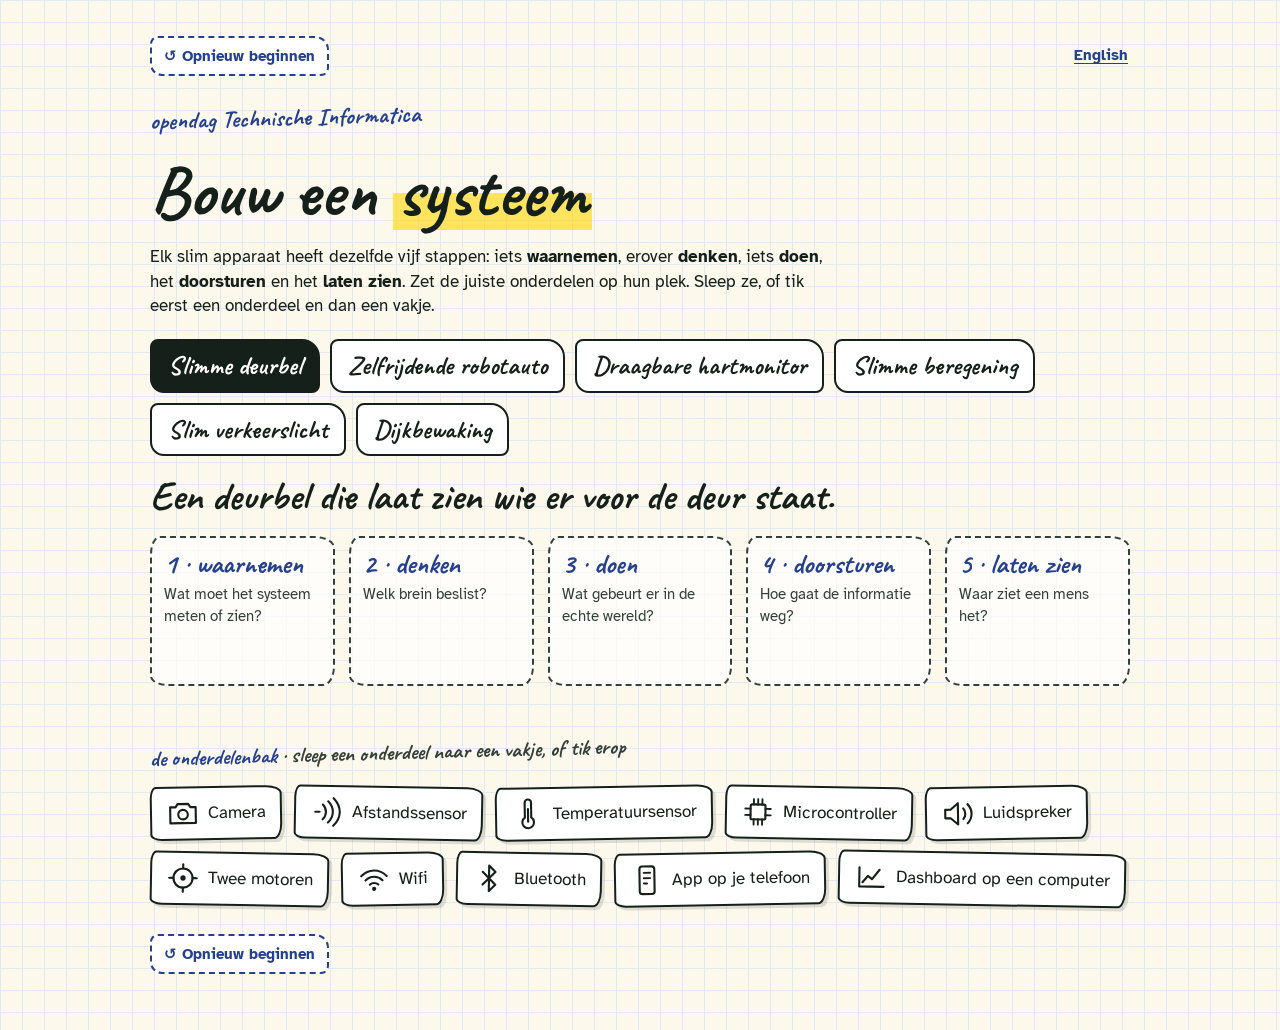
<file: bouw-een-systeem-pi.html>
<!doctype html>
<html lang="nl">
<head>
<meta charset="utf-8">
<meta name="viewport" content="width=device-width,initial-scale=1,viewport-fit=cover">
<title>Bouw een systeem</title>
<link rel="stylesheet" href="fonts/fonts.css">
</head>
<body>
<style>
/* Layout: schriftblad. Boven een keten van 5 vakjes (waarnemen → denken → doen → verbinden → tonen), daaronder de onderdelenbak. Bewust één papieren look. */
:root{
  --paper:#FCF8EC; --grid:#E2E9F2; --ink:#15201A; --ink2:#33403A; --pen:#24408E; --red:#D23C3C;
  --ok:#12804A; --okbg:#D5F0DF; --note:#FFF6B8; --card:#FFFFFF; --mark:rgba(255,214,0,.6); --tape:rgba(233,215,150,.85);
  --hand:'Caveat','Segoe Print',cursive; --body:'Atkinson Hyperlegible','Segoe UI',system-ui,sans-serif;
  color-scheme: light;
}
body{background:var(--paper);background-image:linear-gradient(var(--grid) 1px,transparent 1px),linear-gradient(90deg,var(--grid) 1px,transparent 1px);background-size:22px 22px;color:var(--ink);font-family:var(--body);font-size:17px;line-height:1.45;padding-left:max(16px,env(safe-area-inset-left,0px));padding-right:max(16px,env(safe-area-inset-right,0px));padding-block:20px 48px}
.wrap{max-width:980px;margin:0 auto;display:flex;flex-direction:column;gap:20px}
.kick{font-family:var(--hand);font-weight:700;font-size:24px;color:var(--pen);transform:rotate(-1.5deg);transform-origin:left}
h1{margin:0;font-family:var(--hand);font-weight:700;font-size:clamp(46px,10vw,72px);line-height:.92;text-wrap:balance}
h2{margin:0;font-family:var(--hand);font-weight:700;font-size:clamp(30px,7vw,40px);line-height:1}
.hl{background:linear-gradient(transparent 52%,var(--mark) 52%,var(--mark) 92%,transparent 92%);padding:0 4px}
.tabs{display:flex;flex-wrap:wrap;gap:10px;position:relative}
.tab{font:inherit;font-family:var(--hand);font-weight:700;font-size:26px;padding:6px 16px;min-height:46px;background:var(--card);color:var(--ink);border:2.5px solid var(--ink);border-radius:8px 18px 8px 14px;cursor:pointer}
.tab[aria-pressed="true"]{background:var(--ink);color:#fff}
.tab .done{color:var(--ok)}
.tab[aria-pressed="true"] .done{color:#9BE3B9}
.chain{display:grid;grid-template-columns:repeat(5,minmax(0,1fr));gap:14px;position:relative}
.slot{font:inherit;color:var(--ink);text-align:left;min-height:150px;background:rgba(255,255,255,.7);border:2.5px dashed var(--ink2);border-radius:10px 20px 12px 18px/18px 12px 20px 10px;padding:12px;display:flex;flex-direction:column;gap:6px;cursor:pointer;position:relative}
.slot.armed{border-color:var(--pen);background:#EEF3FB}
.slot.over{border-color:var(--pen);border-style:solid}
.slot.filled{border-style:solid;border-color:var(--ok);background:var(--okbg);cursor:default}
.slot.wrong{animation:shake .35s}
@keyframes shake{25%{transform:translateX(-6px)}75%{transform:translateX(6px)}}
.slot .step{font-family:var(--hand);font-weight:700;font-size:28px;line-height:1;color:var(--pen)}
.slot .ask{font-size:15px;color:var(--ink2)}
.slot .got{font-weight:700;font-size:15.5px;line-height:1.2;display:flex;gap:6px;align-items:center;min-width:0}
.slot .got span{min-width:0;overflow-wrap:anywhere;hyphens:manual}
.slot .why{font-size:14.5px;line-height:1.35}
.slot.pulse{box-shadow:0 0 0 4px var(--mark)}
.arrow{display:none}
.hint{min-height:28px;font-family:var(--hand);font-weight:700;font-size:26px;line-height:1.1;color:var(--red)}
.hint.good{color:var(--ok)}
.bin{display:flex;flex-direction:column;gap:10px}
.parts{display:flex;flex-wrap:wrap;gap:12px}
.part{font:inherit;color:var(--ink);background:var(--card);border:2.5px solid var(--ink);border-radius:6px 16px 8px 12px/12px 8px 16px 6px;padding:8px 14px;min-height:48px;display:flex;gap:8px;align-items:center;cursor:grab;box-shadow:3px 3px 0 rgba(21,32,26,.13);touch-action:manipulation}
.part:nth-child(odd){transform:rotate(-1deg)}
.part:nth-child(even){transform:rotate(1deg)}
.part[aria-pressed="true"]{background:var(--note);border-color:var(--pen);box-shadow:0 0 0 3px var(--pen)}
.part[disabled]{opacity:.35;cursor:default;box-shadow:none}
.part svg,.slot svg{flex-shrink:0}
button:focus-visible{outline:3px solid var(--pen);outline-offset:3px}
.win{position:relative;background:var(--note);padding:24px 20px 18px;transform:rotate(-.6deg);box-shadow:4px 5px 0 rgba(21,32,26,.13);display:flex;flex-direction:column;gap:10px}
.win::before{content:"";position:absolute;top:-11px;left:42%;width:80px;height:22px;background:var(--tape);transform:rotate(-3deg)}
.btn{font:inherit;font-family:var(--hand);font-weight:700;font-size:28px;color:#fff;background:var(--ink);border:none;border-radius:10px 22px 10px 18px;padding:8px 22px;min-height:48px;cursor:pointer;align-self:flex-start}
.small{font-size:14.5px;color:var(--ink2)}
.simbox{background:#FFFFFF;border:2.5px solid var(--ink);border-radius:8px 18px 10px 14px/14px 10px 18px 8px;padding:10px;display:flex;flex-direction:column;gap:6px}
.simbox canvas{display:block;max-width:100%}
.simcap{display:grid;font-family:var(--hand);font-weight:700;font-size:26px;line-height:1.1;color:var(--pen)}
.simcap span{grid-area:1/1;visibility:hidden}
.simcap span.on{visibility:visible}
.tirol{background:#FFFFFF;border:2.5px solid var(--ink);border-radius:10px 20px 8px 16px/16px 8px 20px 10px;padding:14px 16px;display:flex;flex-direction:column;gap:8px}
.tirol h3{margin:0;font-family:var(--hand);font-weight:700;font-size:30px;line-height:1}
.tirol ul{margin:0;padding-left:20px;display:flex;flex-direction:column;gap:4px}
.tirol .punch{font-family:var(--hand);font-weight:700;font-size:28px;line-height:1.1;color:var(--red)}
@media (max-width:720px){.niet{font-size:14px;padding:6px 10px}.nietbtn{font-size:14px}.puzzels summary{font-size:24px}.puzzels .leuk{font-size:21px}.simcap{font-size:20px}.tirol h3{font-size:26px}.tirol .punch{font-size:24px}}
.whybox{display:none}
.nietbtn{font-family:var(--body);font-size:15px;font-weight:700;color:var(--pen);background:none;border:none;text-decoration:underline;text-underline-offset:3px;padding:4px 4px;min-height:32px;cursor:pointer;vertical-align:middle}
.niet{font-size:15.5px;line-height:1.4;background:var(--card);border-left:4px solid var(--red);padding:8px 12px;max-width:70ch}
.puzzels{background:#FFFFFF;border:2.5px dashed var(--pen);border-radius:16px 8px 20px 10px/10px 20px 8px 16px;padding:10px 16px}
.puzzels summary{font-family:var(--hand);font-weight:700;font-size:28px;line-height:1.1;color:var(--pen);cursor:pointer;min-height:40px;display:flex;align-items:center;gap:8px;list-style:none}
.puzzels summary::-webkit-details-marker{display:none}
.puzzels summary::before{content:"+";display:inline-flex;align-items:center;justify-content:center;width:28px;height:28px;border:2.5px solid var(--pen);border-radius:50%;font-family:var(--body);font-size:18px;flex-shrink:0}
.puzzels[open] summary::before{content:"−"}
.puzzels ol{margin:8px 0 6px;padding-left:22px;display:flex;flex-direction:column;gap:8px}
.puzzels .leuk{font-family:var(--hand);font-weight:700;font-size:24px;line-height:1.1;color:var(--ok)}
[hidden]{display:none !important}

.finale{position:relative;background:var(--card);border:3.5px solid var(--ink);border-radius:12px 26px 10px 22px/22px 10px 26px 12px;padding:22px 20px 20px;box-shadow:5px 6px 0 rgba(21,32,26,.15);display:flex;flex-direction:column;gap:12px;transform:rotate(.4deg)}
.finale h2{font-size:clamp(36px,8vw,52px)}
.finale p{margin:0;max-width:62ch}
.stats{display:flex;flex-wrap:wrap;gap:12px}
.stats div{background:var(--note);padding:8px 14px 6px;display:flex;flex-direction:column;min-width:96px;transform:rotate(-1deg);box-shadow:2px 3px 0 rgba(21,32,26,.12)}
.stats div:nth-child(2){transform:rotate(1deg)}
.stats b{font-family:var(--hand);font-size:40px;line-height:1}
@media (max-width:720px){.stats{flex-wrap:nowrap;gap:8px}.stats div{min-width:0;flex:1;padding:6px 8px 4px}.stats b{font-size:32px}.stats span{font-size:12.5px}}
.stats span{font-size:14px;color:var(--ink2)}
.badgebox{display:flex;flex-wrap:wrap;gap:16px;align-items:flex-end}
.badgebox canvas{width:min(100%,360px);height:auto;border:2.5px solid var(--ink);border-radius:8px;box-shadow:4px 5px 0 rgba(21,32,26,.13);background:#FCF8EC}
.badgeform{display:flex;flex-direction:column;gap:10px;min-width:220px;flex:1}
.badgeform label{display:flex;flex-direction:column;gap:4px;font-weight:700;font-size:15px}
.badgeform input{font:inherit;font-size:18px;padding:8px 10px;min-height:44px;border:2.5px solid var(--ink);border-radius:6px 12px 8px 10px;background:#fff;color:var(--ink)}
.pibadge{width:250px;height:auto;flex-shrink:0;border:2.5px solid var(--ink);border-radius:8px;box-shadow:4px 5px 0 rgba(21,32,26,.13);background:#FCF8EC;transform:rotate(1deg)}
.qrrow{display:flex;flex-wrap:wrap;gap:20px;align-items:center}
.qr{background:#fff;padding:10px;border:2.5px solid var(--ink);border-radius:8px;width:230px;flex-shrink:0;transform:rotate(-1.5deg)}
.qr svg{display:block;width:100%;height:auto}
.qrrow h3{margin:0 0 4px;font-family:var(--hand);font-weight:700;font-size:38px;line-height:1}
#badgeview{max-width:620px}
.tip-phone{display:none}
.tip-desk,.tip-phone{color:var(--ink2)}
.intro-short{display:none}
/* telefoon: compacte keten bovenaan, onderdelenbak vast onderin beeld */
@media (max-width:720px){
  body{padding-block:12px 0}
  .wrap{gap:12px}
  .kick{font-size:20px}
  h1{font-size:44px}
  h2{font-size:26px;line-height:1.05}
  .intro-long{display:none}
  .tip-desk{display:none}
  .tip-phone{display:inline}
  .intro-short{display:block;margin:0;font-size:15.5px}
  .tabs{flex-wrap:nowrap;overflow-x:auto;padding-bottom:6px;margin-inline:-4px;padding-inline:4px;scrollbar-width:thin}
  .tab{font-size:22px;white-space:nowrap;flex-shrink:0;min-height:44px;padding:4px 12px}
  .chain{grid-template-columns:repeat(5,minmax(0,1fr));gap:6px}
  .slot{min-height:104px;padding:6px 4px;align-items:center;text-align:center;gap:4px;border-width:2px}
  .slot .step{display:flex;flex-direction:column;align-items:center;font-size:15px;line-height:1;max-width:100%}
  .slot .step .sn{overflow-wrap:anywhere;hyphens:manual;max-width:100%}
  .slot .step .n{font-size:24px}
  .slot .step .sep{display:none}
  .slot .ask,.slot .why{display:none}
  .slot .got{flex-direction:column;gap:2px;font-size:11.5px;line-height:1.1}
  .slot .got svg{width:30px;height:30px}
  .whybox{display:block;background:var(--card);border:2px solid var(--ok);border-radius:8px 16px 10px 14px/14px 10px 16px 8px;padding:10px 12px;font-size:15px;line-height:1.35;min-height:44px}
  .whybox.ask{border-color:var(--pen);border-style:dashed}
  .bin{position:sticky;bottom:0;z-index:5;background:var(--paper);border-top:2.5px solid var(--ink);margin-inline:calc(-1 * max(16px,env(safe-area-inset-left,0px)));padding:8px max(16px,env(safe-area-inset-left,0px)) calc(10px + env(safe-area-inset-bottom,0px));gap:6px;box-shadow:0 -6px 14px rgba(21,32,26,.08)}
  .bin .kick{font-size:18px !important}
  .hint{font-size:21px;min-height:24px}
  .parts{flex-wrap:nowrap;overflow-x:auto;gap:8px;padding:4px 2px 6px;scroll-snap-type:x proximity}
  .part{flex-shrink:0;padding:6px 10px;font-size:15px;scroll-snap-align:start}
  .part svg{width:26px;height:26px}
  #win{padding-bottom:24px}
}
@media (prefers-reduced-motion:reduce){.slot.wrong{animation:none}}
.topbar{display:flex;justify-content:space-between;align-items:center;gap:12px;flex-wrap:wrap}
.reset{font-family:var(--body);font-size:15px;font-weight:700;color:var(--pen);background:var(--card);border:2px dashed var(--pen);border-radius:8px 14px 8px 12px;padding:6px 12px;min-height:40px;cursor:pointer}
.reset:focus-visible,.taal:focus-visible{outline:3px solid var(--pen);outline-offset:3px}
.taal{font-family:var(--body);font-size:15px;font-weight:700;color:var(--pen);text-underline-offset:3px;padding:8px 2px;min-height:40px;display:inline-flex;align-items:center;white-space:nowrap}
.reset-onder{align-self:flex-start;margin-top:8px}
</style>

<main class="wrap" lang="nl">
  <div class="topbar"><button type="button" class="reset">↺ Opnieuw beginnen</button><a class="taal" href="bouw-een-systeem-pi-en.html" lang="en" hreflang="en">English</a></div>
  <div class="kick">opendag Technische Informatica</div>
  <h1>Bouw een <span class="hl">systeem</span></h1>
  <p class="intro-short">Elk slim apparaat <b>neemt waar</b>, <b>denkt</b>, <b>doet</b> iets, <b>stuurt</b> het door en <b>laat het zien</b>. Tik een onderdeel onderin en dan het vakje waar het hoort.</p>
  <p class="intro-long" style="margin:0;max-width:62ch">Elk slim apparaat heeft dezelfde vijf stappen: iets <b>waarnemen</b>, erover <b>denken</b>, iets <b>doen</b>, het <b>doorsturen</b> en het <b>laten zien</b>. Zet de juiste onderdelen op hun plek. Sleep ze, of tik eerst een onderdeel en dan een vakje.</p>
  <div class="tabs" id="tabs" role="group" aria-label="kies een systeem"></div>
  <h2 id="goal"></h2>
  <div class="chain" id="chain"></div>
  <div class="whybox" id="whybox" aria-live="polite"></div>
  <div class="bin" id="bin">
    <div class="hint" id="hint" aria-live="polite"></div>
    <div class="niet" id="niet" hidden></div>
    <div class="kick" style="font-size:22px">de onderdelenbak <span class="tip-desk">· sleep een onderdeel naar een vakje, of tik erop</span><span class="tip-phone">· tik op een onderdeel en daarna op een vakje</span></div>
    <div class="parts" id="parts"></div>
  </div>
  <div id="win" hidden></div>
<button type="button" class="reset reset-onder">↺ Opnieuw beginnen</button>
</main>
<main class="wrap" id="badgeview" lang="nl" hidden>
  <div class="kick">opendag Technische Informatica</div>
  <h1>Jouw <span class="hl">badge</span></h1>
  <p style="margin:0">Je bouwde alle zes slimme systemen in het spel <b>Bouw een systeem</b>. Zet je naam erop en bewaar hem.</p>
  <div id="badgeslot"></div>
  <p class="small" style="margin:0">Je naam wordt nergens opgeslagen of verstuurd. Hij staat alleen op de afbeelding die je zelf bewaart.</p>
</main>

<script>
/* qrcode-generator 1.4.4, MIT-licentie, Kazuhiko Arase */
var qrcode=function(){var t=function(t,r){var e=t,n=g[r],o=null,i=0,a=null,u=[],f={},c=function(t,r){o=function(t){for(var r=new Array(t),e=0;e<t;e+=1){r[e]=new Array(t);for(var n=0;n<t;n+=1)r[e][n]=null}return r}(i=4*e+17),l(0,0),l(i-7,0),l(0,i-7),s(),h(),d(t,r),e>=7&&v(t),null==a&&(a=p(e,n,u)),w(a,r)},l=function(t,r){for(var e=-1;e<=7;e+=1)if(!(t+e<=-1||i<=t+e))for(var n=-1;n<=7;n+=1)r+n<=-1||i<=r+n||(o[t+e][r+n]=0<=e&&e<=6&&(0==n||6==n)||0<=n&&n<=6&&(0==e||6==e)||2<=e&&e<=4&&2<=n&&n<=4)},h=function(){for(var t=8;t<i-8;t+=1)null==o[t][6]&&(o[t][6]=t%2==0);for(var r=8;r<i-8;r+=1)null==o[6][r]&&(o[6][r]=r%2==0)},s=function(){for(var t=B.getPatternPosition(e),r=0;r<t.length;r+=1)for(var n=0;n<t.length;n+=1){var i=t[r],a=t[n];if(null==o[i][a])for(var u=-2;u<=2;u+=1)for(var f=-2;f<=2;f+=1)o[i+u][a+f]=-2==u||2==u||-2==f||2==f||0==u&&0==f}},v=function(t){for(var r=B.getBCHTypeNumber(e),n=0;n<18;n+=1){var a=!t&&1==(r>>n&1);o[Math.floor(n/3)][n%3+i-8-3]=a}for(n=0;n<18;n+=1){a=!t&&1==(r>>n&1);o[n%3+i-8-3][Math.floor(n/3)]=a}},d=function(t,r){for(var e=n<<3|r,a=B.getBCHTypeInfo(e),u=0;u<15;u+=1){var f=!t&&1==(a>>u&1);u<6?o[u][8]=f:u<8?o[u+1][8]=f:o[i-15+u][8]=f}for(u=0;u<15;u+=1){f=!t&&1==(a>>u&1);u<8?o[8][i-u-1]=f:u<9?o[8][15-u-1+1]=f:o[8][15-u-1]=f}o[i-8][8]=!t},w=function(t,r){for(var e=-1,n=i-1,a=7,u=0,f=B.getMaskFunction(r),c=i-1;c>0;c-=2)for(6==c&&(c-=1);;){for(var g=0;g<2;g+=1)if(null==o[n][c-g]){var l=!1;u<t.length&&(l=1==(t[u]>>>a&1)),f(n,c-g)&&(l=!l),o[n][c-g]=l,-1==(a-=1)&&(u+=1,a=7)}if((n+=e)<0||i<=n){n-=e,e=-e;break}}},p=function(t,r,e){for(var n=A.getRSBlocks(t,r),o=b(),i=0;i<e.length;i+=1){var a=e[i];o.put(a.getMode(),4),o.put(a.getLength(),B.getLengthInBits(a.getMode(),t)),a.write(o)}var u=0;for(i=0;i<n.length;i+=1)u+=n[i].dataCount;if(o.getLengthInBits()>8*u)throw"code length overflow. ("+o.getLengthInBits()+">"+8*u+")";for(o.getLengthInBits()+4<=8*u&&o.put(0,4);o.getLengthInBits()%8!=0;)o.putBit(!1);for(;!(o.getLengthInBits()>=8*u||(o.put(236,8),o.getLengthInBits()>=8*u));)o.put(17,8);return function(t,r){for(var e=0,n=0,o=0,i=new Array(r.length),a=new Array(r.length),u=0;u<r.length;u+=1){var f=r[u].dataCount,c=r[u].totalCount-f;n=Math.max(n,f),o=Math.max(o,c),i[u]=new Array(f);for(var g=0;g<i[u].length;g+=1)i[u][g]=255&t.getBuffer()[g+e];e+=f;var l=B.getErrorCorrectPolynomial(c),h=k(i[u],l.getLength()-1).mod(l);for(a[u]=new Array(l.getLength()-1),g=0;g<a[u].length;g+=1){var s=g+h.getLength()-a[u].length;a[u][g]=s>=0?h.getAt(s):0}}var v=0;for(g=0;g<r.length;g+=1)v+=r[g].totalCount;var d=new Array(v),w=0;for(g=0;g<n;g+=1)for(u=0;u<r.length;u+=1)g<i[u].length&&(d[w]=i[u][g],w+=1);for(g=0;g<o;g+=1)for(u=0;u<r.length;u+=1)g<a[u].length&&(d[w]=a[u][g],w+=1);return d}(o,n)};f.addData=function(t,r){var e=null;switch(r=r||"Byte"){case"Numeric":e=M(t);break;case"Alphanumeric":e=x(t);break;case"Byte":e=m(t);break;case"Kanji":e=L(t);break;default:throw"mode:"+r}u.push(e),a=null},f.isDark=function(t,r){if(t<0||i<=t||r<0||i<=r)throw t+","+r;return o[t][r]},f.getModuleCount=function(){return i},f.make=function(){if(e<1){for(var t=1;t<40;t++){for(var r=A.getRSBlocks(t,n),o=b(),i=0;i<u.length;i++){var a=u[i];o.put(a.getMode(),4),o.put(a.getLength(),B.getLengthInBits(a.getMode(),t)),a.write(o)}var g=0;for(i=0;i<r.length;i++)g+=r[i].dataCount;if(o.getLengthInBits()<=8*g)break}e=t}c(!1,function(){for(var t=0,r=0,e=0;e<8;e+=1){c(!0,e);var n=B.getLostPoint(f);(0==e||t>n)&&(t=n,r=e)}return r}())},f.createTableTag=function(t,r){t=t||2;var e="";e+='<table style="',e+=" border-width: 0px; border-style: none;",e+=" border-collapse: collapse;",e+=" padding: 0px; margin: "+(r=void 0===r?4*t:r)+"px;",e+='">',e+="<tbody>";for(var n=0;n<f.getModuleCount();n+=1){e+="<tr>";for(var o=0;o<f.getModuleCount();o+=1)e+='<td style="',e+=" border-width: 0px; border-style: none;",e+=" border-collapse: collapse;",e+=" padding: 0px; margin: 0px;",e+=" width: "+t+"px;",e+=" height: "+t+"px;",e+=" background-color: ",e+=f.isDark(n,o)?"#000000":"#ffffff",e+=";",e+='"/>';e+="</tr>"}return e+="</tbody>",e+="</table>"},f.createSvgTag=function(t,r,e,n){var o={};"object"==typeof arguments[0]&&(t=(o=arguments[0]).cellSize,r=o.margin,e=o.alt,n=o.title),t=t||2,r=void 0===r?4*t:r,(e="string"==typeof e?{text:e}:e||{}).text=e.text||null,e.id=e.text?e.id||"qrcode-description":null,(n="string"==typeof n?{text:n}:n||{}).text=n.text||null,n.id=n.text?n.id||"qrcode-title":null;var i,a,u,c,g=f.getModuleCount()*t+2*r,l="";for(c="l"+t+",0 0,"+t+" -"+t+",0 0,-"+t+"z ",l+='<svg version="1.1" xmlns="http://www.w3.org/2000/svg"',l+=o.scalable?"":' width="'+g+'px" height="'+g+'px"',l+=' viewBox="0 0 '+g+" "+g+'" ',l+=' preserveAspectRatio="xMinYMin meet"',l+=n.text||e.text?' role="img" aria-labelledby="'+y([n.id,e.id].join(" ").trim())+'"':"",l+=">",l+=n.text?'<title id="'+y(n.id)+'">'+y(n.text)+"</title>":"",l+=e.text?'<description id="'+y(e.id)+'">'+y(e.text)+"</description>":"",l+='<rect width="100%" height="100%" fill="white" cx="0" cy="0"/>',l+='<path d="',a=0;a<f.getModuleCount();a+=1)for(u=a*t+r,i=0;i<f.getModuleCount();i+=1)f.isDark(a,i)&&(l+="M"+(i*t+r)+","+u+c);return l+='" stroke="transparent" fill="black"/>',l+="</svg>"},f.createDataURL=function(t,r){t=t||2,r=void 0===r?4*t:r;var e=f.getModuleCount()*t+2*r,n=r,o=e-r;return I(e,e,(function(r,e){if(n<=r&&r<o&&n<=e&&e<o){var i=Math.floor((r-n)/t),a=Math.floor((e-n)/t);return f.isDark(a,i)?0:1}return 1}))},f.createImgTag=function(t,r,e){t=t||2,r=void 0===r?4*t:r;var n=f.getModuleCount()*t+2*r,o="";return o+="<img",o+=' src="',o+=f.createDataURL(t,r),o+='"',o+=' width="',o+=n,o+='"',o+=' height="',o+=n,o+='"',e&&(o+=' alt="',o+=y(e),o+='"'),o+="/>"};var y=function(t){for(var r="",e=0;e<t.length;e+=1){var n=t.charAt(e);switch(n){case"<":r+="&lt;";break;case">":r+="&gt;";break;case"&":r+="&amp;";break;case'"':r+="&quot;";break;default:r+=n}}return r};return f.createASCII=function(t,r){if((t=t||1)<2)return function(t){t=void 0===t?2:t;var r,e,n,o,i,a=1*f.getModuleCount()+2*t,u=t,c=a-t,g={"██":"█","█ ":"▀"," █":"▄","  ":" "},l={"██":"▀","█ ":"▀"," █":" ","  ":" "},h="";for(r=0;r<a;r+=2){for(n=Math.floor((r-u)/1),o=Math.floor((r+1-u)/1),e=0;e<a;e+=1)i="█",u<=e&&e<c&&u<=r&&r<c&&f.isDark(n,Math.floor((e-u)/1))&&(i=" "),u<=e&&e<c&&u<=r+1&&r+1<c&&f.isDark(o,Math.floor((e-u)/1))?i+=" ":i+="█",h+=t<1&&r+1>=c?l[i]:g[i];h+="\n"}return a%2&&t>0?h.substring(0,h.length-a-1)+Array(a+1).join("▀"):h.substring(0,h.length-1)}(r);t-=1,r=void 0===r?2*t:r;var e,n,o,i,a=f.getModuleCount()*t+2*r,u=r,c=a-r,g=Array(t+1).join("██"),l=Array(t+1).join("  "),h="",s="";for(e=0;e<a;e+=1){for(o=Math.floor((e-u)/t),s="",n=0;n<a;n+=1)i=1,u<=n&&n<c&&u<=e&&e<c&&f.isDark(o,Math.floor((n-u)/t))&&(i=0),s+=i?g:l;for(o=0;o<t;o+=1)h+=s+"\n"}return h.substring(0,h.length-1)},f.renderTo2dContext=function(t,r){r=r||2;for(var e=f.getModuleCount(),n=0;n<e;n++)for(var o=0;o<e;o++)t.fillStyle=f.isDark(n,o)?"black":"white",t.fillRect(n*r,o*r,r,r)},f};t.stringToBytes=(t.stringToBytesFuncs={default:function(t){for(var r=[],e=0;e<t.length;e+=1){var n=t.charCodeAt(e);r.push(255&n)}return r}}).default,t.createStringToBytes=function(t,r){var e=function(){for(var e=S(t),n=function(){var t=e.read();if(-1==t)throw"eof";return t},o=0,i={};;){var a=e.read();if(-1==a)break;var u=n(),f=n()<<8|n();i[String.fromCharCode(a<<8|u)]=f,o+=1}if(o!=r)throw o+" != "+r;return i}(),n="?".charCodeAt(0);return function(t){for(var r=[],o=0;o<t.length;o+=1){var i=t.charCodeAt(o);if(i<128)r.push(i);else{var a=e[t.charAt(o)];"number"==typeof a?(255&a)==a?r.push(a):(r.push(a>>>8),r.push(255&a)):r.push(n)}}return r}};var r,e,n,o,i,a=1,u=2,f=4,c=8,g={L:1,M:0,Q:3,H:2},l=0,h=1,s=2,v=3,d=4,w=5,p=6,y=7,B=(r=[[],[6,18],[6,22],[6,26],[6,30],[6,34],[6,22,38],[6,24,42],[6,26,46],[6,28,50],[6,30,54],[6,32,58],[6,34,62],[6,26,46,66],[6,26,48,70],[6,26,50,74],[6,30,54,78],[6,30,56,82],[6,30,58,86],[6,34,62,90],[6,28,50,72,94],[6,26,50,74,98],[6,30,54,78,102],[6,28,54,80,106],[6,32,58,84,110],[6,30,58,86,114],[6,34,62,90,118],[6,26,50,74,98,122],[6,30,54,78,102,126],[6,26,52,78,104,130],[6,30,56,82,108,134],[6,34,60,86,112,138],[6,30,58,86,114,142],[6,34,62,90,118,146],[6,30,54,78,102,126,150],[6,24,50,76,102,128,154],[6,28,54,80,106,132,158],[6,32,58,84,110,136,162],[6,26,54,82,110,138,166],[6,30,58,86,114,142,170]],e=1335,n=7973,i=function(t){for(var r=0;0!=t;)r+=1,t>>>=1;return r},(o={}).getBCHTypeInfo=function(t){for(var r=t<<10;i(r)-i(e)>=0;)r^=e<<i(r)-i(e);return 21522^(t<<10|r)},o.getBCHTypeNumber=function(t){for(var r=t<<12;i(r)-i(n)>=0;)r^=n<<i(r)-i(n);return t<<12|r},o.getPatternPosition=function(t){return r[t-1]},o.getMaskFunction=function(t){switch(t){case l:return function(t,r){return(t+r)%2==0};case h:return function(t,r){return t%2==0};case s:return function(t,r){return r%3==0};case v:return function(t,r){return(t+r)%3==0};case d:return function(t,r){return(Math.floor(t/2)+Math.floor(r/3))%2==0};case w:return function(t,r){return t*r%2+t*r%3==0};case p:return function(t,r){return(t*r%2+t*r%3)%2==0};case y:return function(t,r){return(t*r%3+(t+r)%2)%2==0};default:throw"bad maskPattern:"+t}},o.getErrorCorrectPolynomial=function(t){for(var r=k([1],0),e=0;e<t;e+=1)r=r.multiply(k([1,C.gexp(e)],0));return r},o.getLengthInBits=function(t,r){if(1<=r&&r<10)switch(t){case a:return 10;case u:return 9;case f:case c:return 8;default:throw"mode:"+t}else if(r<27)switch(t){case a:return 12;case u:return 11;case f:return 16;case c:return 10;default:throw"mode:"+t}else{if(!(r<41))throw"type:"+r;switch(t){case a:return 14;case u:return 13;case f:return 16;case c:return 12;default:throw"mode:"+t}}},o.getLostPoint=function(t){for(var r=t.getModuleCount(),e=0,n=0;n<r;n+=1)for(var o=0;o<r;o+=1){for(var i=0,a=t.isDark(n,o),u=-1;u<=1;u+=1)if(!(n+u<0||r<=n+u))for(var f=-1;f<=1;f+=1)o+f<0||r<=o+f||0==u&&0==f||a==t.isDark(n+u,o+f)&&(i+=1);i>5&&(e+=3+i-5)}for(n=0;n<r-1;n+=1)for(o=0;o<r-1;o+=1){var c=0;t.isDark(n,o)&&(c+=1),t.isDark(n+1,o)&&(c+=1),t.isDark(n,o+1)&&(c+=1),t.isDark(n+1,o+1)&&(c+=1),0!=c&&4!=c||(e+=3)}for(n=0;n<r;n+=1)for(o=0;o<r-6;o+=1)t.isDark(n,o)&&!t.isDark(n,o+1)&&t.isDark(n,o+2)&&t.isDark(n,o+3)&&t.isDark(n,o+4)&&!t.isDark(n,o+5)&&t.isDark(n,o+6)&&(e+=40);for(o=0;o<r;o+=1)for(n=0;n<r-6;n+=1)t.isDark(n,o)&&!t.isDark(n+1,o)&&t.isDark(n+2,o)&&t.isDark(n+3,o)&&t.isDark(n+4,o)&&!t.isDark(n+5,o)&&t.isDark(n+6,o)&&(e+=40);var g=0;for(o=0;o<r;o+=1)for(n=0;n<r;n+=1)t.isDark(n,o)&&(g+=1);return e+=Math.abs(100*g/r/r-50)/5*10},o),C=function(){for(var t=new Array(256),r=new Array(256),e=0;e<8;e+=1)t[e]=1<<e;for(e=8;e<256;e+=1)t[e]=t[e-4]^t[e-5]^t[e-6]^t[e-8];for(e=0;e<255;e+=1)r[t[e]]=e;var n={glog:function(t){if(t<1)throw"glog("+t+")";return r[t]},gexp:function(r){for(;r<0;)r+=255;for(;r>=256;)r-=255;return t[r]}};return n}();function k(t,r){if(void 0===t.length)throw t.length+"/"+r;var e=function(){for(var e=0;e<t.length&&0==t[e];)e+=1;for(var n=new Array(t.length-e+r),o=0;o<t.length-e;o+=1)n[o]=t[o+e];return n}(),n={getAt:function(t){return e[t]},getLength:function(){return e.length},multiply:function(t){for(var r=new Array(n.getLength()+t.getLength()-1),e=0;e<n.getLength();e+=1)for(var o=0;o<t.getLength();o+=1)r[e+o]^=C.gexp(C.glog(n.getAt(e))+C.glog(t.getAt(o)));return k(r,0)},mod:function(t){if(n.getLength()-t.getLength()<0)return n;for(var r=C.glog(n.getAt(0))-C.glog(t.getAt(0)),e=new Array(n.getLength()),o=0;o<n.getLength();o+=1)e[o]=n.getAt(o);for(o=0;o<t.getLength();o+=1)e[o]^=C.gexp(C.glog(t.getAt(o))+r);return k(e,0).mod(t)}};return n}var A=function(){var t=[[1,26,19],[1,26,16],[1,26,13],[1,26,9],[1,44,34],[1,44,28],[1,44,22],[1,44,16],[1,70,55],[1,70,44],[2,35,17],[2,35,13],[1,100,80],[2,50,32],[2,50,24],[4,25,9],[1,134,108],[2,67,43],[2,33,15,2,34,16],[2,33,11,2,34,12],[2,86,68],[4,43,27],[4,43,19],[4,43,15],[2,98,78],[4,49,31],[2,32,14,4,33,15],[4,39,13,1,40,14],[2,121,97],[2,60,38,2,61,39],[4,40,18,2,41,19],[4,40,14,2,41,15],[2,146,116],[3,58,36,2,59,37],[4,36,16,4,37,17],[4,36,12,4,37,13],[2,86,68,2,87,69],[4,69,43,1,70,44],[6,43,19,2,44,20],[6,43,15,2,44,16],[4,101,81],[1,80,50,4,81,51],[4,50,22,4,51,23],[3,36,12,8,37,13],[2,116,92,2,117,93],[6,58,36,2,59,37],[4,46,20,6,47,21],[7,42,14,4,43,15],[4,133,107],[8,59,37,1,60,38],[8,44,20,4,45,21],[12,33,11,4,34,12],[3,145,115,1,146,116],[4,64,40,5,65,41],[11,36,16,5,37,17],[11,36,12,5,37,13],[5,109,87,1,110,88],[5,65,41,5,66,42],[5,54,24,7,55,25],[11,36,12,7,37,13],[5,122,98,1,123,99],[7,73,45,3,74,46],[15,43,19,2,44,20],[3,45,15,13,46,16],[1,135,107,5,136,108],[10,74,46,1,75,47],[1,50,22,15,51,23],[2,42,14,17,43,15],[5,150,120,1,151,121],[9,69,43,4,70,44],[17,50,22,1,51,23],[2,42,14,19,43,15],[3,141,113,4,142,114],[3,70,44,11,71,45],[17,47,21,4,48,22],[9,39,13,16,40,14],[3,135,107,5,136,108],[3,67,41,13,68,42],[15,54,24,5,55,25],[15,43,15,10,44,16],[4,144,116,4,145,117],[17,68,42],[17,50,22,6,51,23],[19,46,16,6,47,17],[2,139,111,7,140,112],[17,74,46],[7,54,24,16,55,25],[34,37,13],[4,151,121,5,152,122],[4,75,47,14,76,48],[11,54,24,14,55,25],[16,45,15,14,46,16],[6,147,117,4,148,118],[6,73,45,14,74,46],[11,54,24,16,55,25],[30,46,16,2,47,17],[8,132,106,4,133,107],[8,75,47,13,76,48],[7,54,24,22,55,25],[22,45,15,13,46,16],[10,142,114,2,143,115],[19,74,46,4,75,47],[28,50,22,6,51,23],[33,46,16,4,47,17],[8,152,122,4,153,123],[22,73,45,3,74,46],[8,53,23,26,54,24],[12,45,15,28,46,16],[3,147,117,10,148,118],[3,73,45,23,74,46],[4,54,24,31,55,25],[11,45,15,31,46,16],[7,146,116,7,147,117],[21,73,45,7,74,46],[1,53,23,37,54,24],[19,45,15,26,46,16],[5,145,115,10,146,116],[19,75,47,10,76,48],[15,54,24,25,55,25],[23,45,15,25,46,16],[13,145,115,3,146,116],[2,74,46,29,75,47],[42,54,24,1,55,25],[23,45,15,28,46,16],[17,145,115],[10,74,46,23,75,47],[10,54,24,35,55,25],[19,45,15,35,46,16],[17,145,115,1,146,116],[14,74,46,21,75,47],[29,54,24,19,55,25],[11,45,15,46,46,16],[13,145,115,6,146,116],[14,74,46,23,75,47],[44,54,24,7,55,25],[59,46,16,1,47,17],[12,151,121,7,152,122],[12,75,47,26,76,48],[39,54,24,14,55,25],[22,45,15,41,46,16],[6,151,121,14,152,122],[6,75,47,34,76,48],[46,54,24,10,55,25],[2,45,15,64,46,16],[17,152,122,4,153,123],[29,74,46,14,75,47],[49,54,24,10,55,25],[24,45,15,46,46,16],[4,152,122,18,153,123],[13,74,46,32,75,47],[48,54,24,14,55,25],[42,45,15,32,46,16],[20,147,117,4,148,118],[40,75,47,7,76,48],[43,54,24,22,55,25],[10,45,15,67,46,16],[19,148,118,6,149,119],[18,75,47,31,76,48],[34,54,24,34,55,25],[20,45,15,61,46,16]],r=function(t,r){var e={};return e.totalCount=t,e.dataCount=r,e},e={};return e.getRSBlocks=function(e,n){var o=function(r,e){switch(e){case g.L:return t[4*(r-1)+0];case g.M:return t[4*(r-1)+1];case g.Q:return t[4*(r-1)+2];case g.H:return t[4*(r-1)+3];default:return}}(e,n);if(void 0===o)throw"bad rs block @ typeNumber:"+e+"/errorCorrectionLevel:"+n;for(var i=o.length/3,a=[],u=0;u<i;u+=1)for(var f=o[3*u+0],c=o[3*u+1],l=o[3*u+2],h=0;h<f;h+=1)a.push(r(c,l));return a},e}(),b=function(){var t=[],r=0,e={getBuffer:function(){return t},getAt:function(r){var e=Math.floor(r/8);return 1==(t[e]>>>7-r%8&1)},put:function(t,r){for(var n=0;n<r;n+=1)e.putBit(1==(t>>>r-n-1&1))},getLengthInBits:function(){return r},putBit:function(e){var n=Math.floor(r/8);t.length<=n&&t.push(0),e&&(t[n]|=128>>>r%8),r+=1}};return e},M=function(t){var r=a,e=t,n={getMode:function(){return r},getLength:function(t){return e.length},write:function(t){for(var r=e,n=0;n+2<r.length;)t.put(o(r.substring(n,n+3)),10),n+=3;n<r.length&&(r.length-n==1?t.put(o(r.substring(n,n+1)),4):r.length-n==2&&t.put(o(r.substring(n,n+2)),7))}},o=function(t){for(var r=0,e=0;e<t.length;e+=1)r=10*r+i(t.charAt(e));return r},i=function(t){if("0"<=t&&t<="9")return t.charCodeAt(0)-"0".charCodeAt(0);throw"illegal char :"+t};return n},x=function(t){var r=u,e=t,n={getMode:function(){return r},getLength:function(t){return e.length},write:function(t){for(var r=e,n=0;n+1<r.length;)t.put(45*o(r.charAt(n))+o(r.charAt(n+1)),11),n+=2;n<r.length&&t.put(o(r.charAt(n)),6)}},o=function(t){if("0"<=t&&t<="9")return t.charCodeAt(0)-"0".charCodeAt(0);if("A"<=t&&t<="Z")return t.charCodeAt(0)-"A".charCodeAt(0)+10;switch(t){case" ":return 36;case"$":return 37;case"%":return 38;case"*":return 39;case"+":return 40;case"-":return 41;case".":return 42;case"/":return 43;case":":return 44;default:throw"illegal char :"+t}};return n},m=function(r){var e=f,n=t.stringToBytes(r),o={getMode:function(){return e},getLength:function(t){return n.length},write:function(t){for(var r=0;r<n.length;r+=1)t.put(n[r],8)}};return o},L=function(r){var e=c,n=t.stringToBytesFuncs.SJIS;if(!n)throw"sjis not supported.";!function(t,r){var e=n("友");if(2!=e.length||38726!=(e[0]<<8|e[1]))throw"sjis not supported."}();var o=n(r),i={getMode:function(){return e},getLength:function(t){return~~(o.length/2)},write:function(t){for(var r=o,e=0;e+1<r.length;){var n=(255&r[e])<<8|255&r[e+1];if(33088<=n&&n<=40956)n-=33088;else{if(!(57408<=n&&n<=60351))throw"illegal char at "+(e+1)+"/"+n;n-=49472}n=192*(n>>>8&255)+(255&n),t.put(n,13),e+=2}if(e<r.length)throw"illegal char at "+(e+1)}};return i},D=function(){var t=[],r={writeByte:function(r){t.push(255&r)},writeShort:function(t){r.writeByte(t),r.writeByte(t>>>8)},writeBytes:function(t,e,n){e=e||0,n=n||t.length;for(var o=0;o<n;o+=1)r.writeByte(t[o+e])},writeString:function(t){for(var e=0;e<t.length;e+=1)r.writeByte(t.charCodeAt(e))},toByteArray:function(){return t},toString:function(){var r="";r+="[";for(var e=0;e<t.length;e+=1)e>0&&(r+=","),r+=t[e];return r+="]"}};return r},S=function(t){var r=t,e=0,n=0,o=0,i={read:function(){for(;o<8;){if(e>=r.length){if(0==o)return-1;throw"unexpected end of file./"+o}var t=r.charAt(e);if(e+=1,"="==t)return o=0,-1;t.match(/^\s$/)||(n=n<<6|a(t.charCodeAt(0)),o+=6)}var i=n>>>o-8&255;return o-=8,i}},a=function(t){if(65<=t&&t<=90)return t-65;if(97<=t&&t<=122)return t-97+26;if(48<=t&&t<=57)return t-48+52;if(43==t)return 62;if(47==t)return 63;throw"c:"+t};return i},I=function(t,r,e){for(var n=function(t,r){var e=t,n=r,o=new Array(t*r),i={setPixel:function(t,r,n){o[r*e+t]=n},write:function(t){t.writeString("GIF87a"),t.writeShort(e),t.writeShort(n),t.writeByte(128),t.writeByte(0),t.writeByte(0),t.writeByte(0),t.writeByte(0),t.writeByte(0),t.writeByte(255),t.writeByte(255),t.writeByte(255),t.writeString(","),t.writeShort(0),t.writeShort(0),t.writeShort(e),t.writeShort(n),t.writeByte(0);var r=a(2);t.writeByte(2);for(var o=0;r.length-o>255;)t.writeByte(255),t.writeBytes(r,o,255),o+=255;t.writeByte(r.length-o),t.writeBytes(r,o,r.length-o),t.writeByte(0),t.writeString(";")}},a=function(t){for(var r=1<<t,e=1+(1<<t),n=t+1,i=u(),a=0;a<r;a+=1)i.add(String.fromCharCode(a));i.add(String.fromCharCode(r)),i.add(String.fromCharCode(e));var f,c,g,l=D(),h=(f=l,c=0,g=0,{write:function(t,r){if(t>>>r!=0)throw"length over";for(;c+r>=8;)f.writeByte(255&(t<<c|g)),r-=8-c,t>>>=8-c,g=0,c=0;g|=t<<c,c+=r},flush:function(){c>0&&f.writeByte(g)}});h.write(r,n);var s=0,v=String.fromCharCode(o[s]);for(s+=1;s<o.length;){var d=String.fromCharCode(o[s]);s+=1,i.contains(v+d)?v+=d:(h.write(i.indexOf(v),n),i.size()<4095&&(i.size()==1<<n&&(n+=1),i.add(v+d)),v=d)}return h.write(i.indexOf(v),n),h.write(e,n),h.flush(),l.toByteArray()},u=function(){var t={},r=0,e={add:function(n){if(e.contains(n))throw"dup key:"+n;t[n]=r,r+=1},size:function(){return r},indexOf:function(r){return t[r]},contains:function(r){return void 0!==t[r]}};return e};return i}(t,r),o=0;o<r;o+=1)for(var i=0;i<t;i+=1)n.setPixel(i,o,e(i,o));var a=D();n.write(a);for(var u=function(){var t=0,r=0,e=0,n="",o={},i=function(t){n+=String.fromCharCode(a(63&t))},a=function(t){if(t<0);else{if(t<26)return 65+t;if(t<52)return t-26+97;if(t<62)return t-52+48;if(62==t)return 43;if(63==t)return 47}throw"n:"+t};return o.writeByte=function(n){for(t=t<<8|255&n,r+=8,e+=1;r>=6;)i(t>>>r-6),r-=6},o.flush=function(){if(r>0&&(i(t<<6-r),t=0,r=0),e%3!=0)for(var o=3-e%3,a=0;a<o;a+=1)n+="="},o.toString=function(){return n},o}(),f=a.toByteArray(),c=0;c<f.length;c+=1)u.writeByte(f[c]);return u.flush(),"data:image/gif;base64,"+u};return t}();qrcode.stringToBytesFuncs["UTF-8"]=function(t){return function(t){for(var r=[],e=0;e<t.length;e++){var n=t.charCodeAt(e);n<128?r.push(n):n<2048?r.push(192|n>>6,128|63&n):n<55296||n>=57344?r.push(224|n>>12,128|n>>6&63,128|63&n):(e++,n=65536+((1023&n)<<10|1023&t.charCodeAt(e)),r.push(240|n>>18,128|n>>12&63,128|n>>6&63,128|63&n))}return r}(t)},function(t){"function"==typeof define&&define.amd?define([],t):"object"==typeof exports&&(module.exports=t())}((function(){return qrcode}));
</script>
<script>
const ICON={
 camera:'<path d="M8 20h10l4-6h20l4 6h10v30H8z" fill="none" stroke="currentColor" stroke-width="4" stroke-linejoin="round"/><circle cx="32" cy="34" r="9" fill="none" stroke="currentColor" stroke-width="4"/>',
 afstand:'<path d="M10 32h8M24 18c8 8 8 20 0 28M34 12c12 12 12 28 0 40M44 6c16 16 16 36 0 52" fill="none" stroke="currentColor" stroke-width="4" stroke-linecap="round"/>',
 hart:'<path d="M32 54C14 42 6 32 6 22c0-8 6-14 13-14 6 0 10 4 13 8 3-4 7-8 13-8 7 0 13 6 13 14 0 10-8 20-26 32z" fill="none" stroke="currentColor" stroke-width="4" stroke-linejoin="round"/><path d="M14 30h10l4-8 6 16 4-8h12" fill="none" stroke="currentColor" stroke-width="3.5" stroke-linecap="round" stroke-linejoin="round"/>',
 temp:'<path d="M26 10a6 6 0 0112 0v28a11 11 0 11-12 0z" fill="none" stroke="currentColor" stroke-width="4"/><path d="M32 22v24" stroke="currentColor" stroke-width="4" stroke-linecap="round"/>',
 chip:'<rect x="18" y="18" width="28" height="28" rx="3" fill="none" stroke="currentColor" stroke-width="4"/><path d="M24 18V8M32 18V8M40 18V8M24 46v10M32 46v10M40 46v10M18 26H8M18 38H8M46 26h10M46 38h10" stroke="currentColor" stroke-width="3.5" stroke-linecap="round"/>',
 laptop:'<rect x="12" y="12" width="40" height="28" rx="3" fill="none" stroke="currentColor" stroke-width="4"/><path d="M4 50h56l-4-8H8z" fill="none" stroke="currentColor" stroke-width="4" stroke-linejoin="round"/>',
 speaker:'<path d="M8 24h10l14-12v40L18 40H8z" fill="none" stroke="currentColor" stroke-width="4" stroke-linejoin="round"/><path d="M42 22c5 5 5 15 0 20M50 14c10 10 10 26 0 36" fill="none" stroke="currentColor" stroke-width="4" stroke-linecap="round"/>',
 motor:'<circle cx="32" cy="32" r="18" fill="none" stroke="currentColor" stroke-width="4"/><circle cx="32" cy="32" r="5" fill="currentColor"/><path d="M32 14v-8M50 32h8M32 50v8M14 32H6" stroke="currentColor" stroke-width="4" stroke-linecap="round"/>',
 tril:'<rect x="22" y="10" width="20" height="44" rx="6" fill="none" stroke="currentColor" stroke-width="4"/><path d="M12 22l-4 4 4 4-4 4 4 4M52 22l4 4-4 4 4 4-4 4" fill="none" stroke="currentColor" stroke-width="3.5" stroke-linecap="round" stroke-linejoin="round"/>',
 wifi:'<path d="M8 26c14-14 34-14 48 0M16 34c9-9 23-9 32 0M24 42c4-4 12-4 16 0" fill="none" stroke="currentColor" stroke-width="4" stroke-linecap="round"/><circle cx="32" cy="50" r="4" fill="currentColor"/>',
 bt:'<path d="M20 20l24 24-12 12V8l12 12-24 24" fill="none" stroke="currentColor" stroke-width="4" stroke-linecap="round" stroke-linejoin="round"/>',
 app:'<rect x="18" y="6" width="28" height="52" rx="5" fill="none" stroke="currentColor" stroke-width="4"/><path d="M26 18h12M26 28h12M26 38h6" stroke="currentColor" stroke-width="3.5" stroke-linecap="round"/>',
 dash:'<path d="M10 50V14M10 50h46" stroke="currentColor" stroke-width="4" stroke-linecap="round"/><path d="M16 42l10-12 8 6 14-18" fill="none" stroke="currentColor" stroke-width="4" stroke-linecap="round" stroke-linejoin="round"/>',
 led:'<path d="M22 30a10 10 0 0120 0v10H22z" fill="none" stroke="currentColor" stroke-width="4"/><path d="M28 40v14M36 40v14M32 8v6M14 16l4 4M50 16l-4 4" stroke="currentColor" stroke-width="4" stroke-linecap="round"/>',
 klep:'<path d="M6 32h18M40 32h18" stroke="currentColor" stroke-width="5" stroke-linecap="round"/><path d="M24 22l16 20M24 42l16-20" fill="none" stroke="currentColor" stroke-width="4" stroke-linejoin="round"/><path d="M24 22v20M40 22v20M32 32V12M24 12h16" fill="none" stroke="currentColor" stroke-width="4" stroke-linecap="round"/>',
 vocht:'<path d="M32 6C24 18 16 26 16 36a16 16 0 0032 0c0-10-8-18-16-30z" fill="none" stroke="currentColor" stroke-width="4" stroke-linejoin="round"/><path d="M24 38a8 8 0 008 8" fill="none" stroke="currentColor" stroke-width="3.5" stroke-linecap="round"/>',
 pomp:'<circle cx="26" cy="36" r="14" fill="none" stroke="currentColor" stroke-width="4"/><path d="M26 22V10h28M50 10v8M46 22l4 6 4-6" fill="none" stroke="currentColor" stroke-width="4" stroke-linecap="round" stroke-linejoin="round"/><path d="M20 36h12M26 30v12" stroke="currentColor" stroke-width="3.5" stroke-linecap="round"/>',
 lora:'<path d="M32 30v28M24 58h16" stroke="currentColor" stroke-width="4" stroke-linecap="round"/><circle cx="32" cy="24" r="4" fill="currentColor"/><path d="M20 12c-6 6-6 18 0 24M44 12c6 6 6 18 0 24M12 4c-11 11-11 29 0 40M52 4c11 11 11 29 0 40" fill="none" stroke="currentColor" stroke-width="3.5" stroke-linecap="round"/>',
 display:'<rect x="6" y="12" width="52" height="34" rx="3" fill="none" stroke="currentColor" stroke-width="4"/><path d="M16 22h14M16 30h22M16 38h10M32 46v10M22 56h20" stroke="currentColor" stroke-width="3.5" stroke-linecap="round"/>',
 peil:'<path d="M20 6v52M14 14h6M14 24h6M14 34h6M14 44h6" stroke="currentColor" stroke-width="4" stroke-linecap="round"/><path d="M28 40c4-4 8-4 12 0s8 4 12 0M28 50c4-4 8-4 12 0s8 4 12 0" fill="none" stroke="currentColor" stroke-width="3.5" stroke-linecap="round"/>',
 modem:'<rect x="10" y="28" width="44" height="22" rx="4" fill="none" stroke="currentColor" stroke-width="4"/><path d="M20 28V14M44 28V14M18 39h4M28 39h4" stroke="currentColor" stroke-width="4" stroke-linecap="round"/><text x="36" y="45" font-size="12" font-weight="700" fill="currentColor" font-family="sans-serif">4G</text>',
 kabel:'<rect x="20" y="6" width="24" height="20" rx="3" fill="none" stroke="currentColor" stroke-width="4"/><path d="M26 6v-0M28 12v6M32 12v6M36 12v6M32 26v8c0 10-20 6-20 16v8" fill="none" stroke="currentColor" stroke-width="4" stroke-linecap="round"/>'
};
const PART={
 camera:"Camera", afstand:"Afstands­sensor", hart:"Hartslag­sensor", temp:"Tempe­ratuur­sensor",
 chip:"Micro­controller", laptop:"Laptop", speaker:"Luid­spreker", motor:"Twee motoren", tril:"Tril­motortje",
 led:"Lampen", wifi:"Wifi", bt:"Bluetooth", app:"App op je telefoon", dash:"Dashboard op een computer",
 klep:"Verwarmings­klep", vocht:"Vocht­sensor", pomp:"Water­pompje", lora:"LoRa-zender (kilometers ver)", kabel:"Netwerk­kabel",
 display:"Groot display", peil:"Waterpeil­sensor", modem:"4G-modem"
};
const STEP=[["waar\u00adnemen","Wat moet het systeem meten of zien?"],["denken","Welk brein beslist?"],["doen","Wat gebeurt er in de echte wereld?"],["door\u00adsturen","Hoe gaat de informatie weg?"],["laten zien","Waar ziet een mens het?"]];
const SYS=[
 {id:"deurbel",naam:"Slimme deurbel",extra:["temp","afstand","motor","bt","dash"],doel:"Een deurbel die laat zien wie er voor de deur staat.",
  slots:[
   {ok:"camera",hint:"De deurbel moet kunnen zien wíé er staat.",why:"TI schrijft de code die het camerabeeld klein genoeg maakt om snel te versturen."},
   {ok:"chip",hint:"Het brein moet klein en zuinig zijn: het zit in een kastje bij de deur.",why:"Een microcontroller: een computertje van een paar euro. Programmeren in C leer je in jaar 1."},
   {ok:"speaker",hint:"Binnen moet iemand horen dat er gebeld wordt.",why:"TI laat de chip een geluid maken op het juiste moment, zonder vertraging."},
   {ok:"wifi",hint:"Het beeld moet naar je telefoon, ook als je niet thuis bent.",why:"Via wifi naar internet. TI zorgt dat dat veilig gebeurt, zodat niet iedereen kan meekijken."},
   {ok:"app",hint:"Je wilt op je telefoon zien wie er aanbelt.",why:"De app laat het beeld zien. TI verbindt het apparaat met de app."}]},
 {id:"robotauto",naam:"Zelfrijdende robotauto",extra:["camera","laptop","speaker","bt","app"],doel:"Een robotauto die zelf een parcours rijdt zonder ergens tegenaan te botsen.",
  slots:[
   {ok:"afstand",hint:"De auto moet weten hoe ver de muur nog is.",why:"TI leest de sensor tientallen keren per seconde uit en filtert ruis eruit."},
   {ok:"chip",hint:"Een laptop op een kleine robotauto is te zwaar en slurpt stroom.",why:"De microcontroller beslist: remmen, sturen of doorrijden. Dit bouwen eerstejaars in kwartiel 4."},
   {ok:"motor",hint:"De auto moet kunnen rijden en sturen.",why:"TI stuurt de motoren precies aan, zodat de auto rechtdoor rijdt én de bocht haalt."},
   {ok:"wifi",hint:"De metingen moeten naar een computer langs de baan.",why:"Via wifi stuurt de auto zijn metingen naar het team."},
   {ok:"dash",hint:"Het team wil grafieken zien om de auto te verbeteren.",why:"Op het dashboard zie je wat de auto 'zag'. Zo vind je waarom hij toch botste."}]},
 {id:"hartmonitor",naam:"Draagbare hartmonitor",extra:["temp","laptop","speaker","wifi","dash"],doel:"Een pleister-apparaatje dat dag en nacht het hart meet en waarschuwt als er iets mis is.",
  slots:[
   {ok:"hart",hint:"We willen het hart meten, niet de temperatuur.",why:"TI zet het zwakke elektrische signaal van het hart om in getallen."},
   {ok:"chip",hint:"Het moet klein zijn en wekenlang op een batterijtje werken.",why:"Een zuinige microcontroller. TI laat hem zo veel mogelijk slapen om stroom te sparen."},
   {ok:"tril",hint:"De drager moet het merken, ook in een drukke ruimte.",why:"Een trilling waarschuwt zonder dat de hele kamer het hoort."},
   {ok:"bt",hint:"Wifi kost te veel stroom voor zo'n klein apparaatje.",why:"Bluetooth is zuinig. Een TI-student studeerde hier echt op af, bij Diplora."},
   {ok:"app",hint:"De drager wil zijn hartslag op zijn eigen telefoon zien.",why:"De app laat de metingen zien en kan ze doorsturen naar de arts."}]},
 {id:"beregening",naam:"Slimme beregening",doel:"Een systeem op een akker dat planten alleen water geeft als de grond te droog is.",extra:["temp","laptop","motor","wifi","app"],
  slots:[
   {ok:"vocht",hint:"Het gaat erom of de grond droog is, niet of het warm is.",why:"Een sensor in de grond. TI zet zijn signaal om in een percentage vocht."},
   {ok:"chip",hint:"Midden op een akker is geen stopcontact voor een laptop.",why:"Een zuinige microcontroller op een zonnepaneeltje. Hij slaapt bijna altijd en wordt alleen wakker om te meten."},
   {ok:"pomp",hint:"De planten hebben water nodig.",why:"De chip zet het pompje precies zo lang aan als nodig. Geen druppel te veel."},
   {ok:"lora",hint:"De boerderij is een kilometer verderop. Wifi komt daar niet.",why:"Wifi reikt een paar tientallen meters. LoRa haalt kilometers, met heel weinig stroom."},
   {ok:"dash",hint:"De boer wil voor alle akkers tegelijk zien hoe nat de grond is.",why:"Op het dashboard ziet de boer alle akkers. Ook dit soort sensornetwerken bouwen TI-studenten."}]},
 {id:"verkeerslicht",naam:"Slim verkeerslicht",doel:"Een verkeerslicht dat ziet hoeveel fietsers er wachten en ze sneller groen geeft.",extra:["afstand","laptop","speaker","wifi","app"],
  slots:[
   {ok:"camera",hint:"Het licht moet kunnen zien hoeveel fietsers er staan.",why:"TI telt de fietsers in het camerabeeld, ook in regen en in het donker."},
   {ok:"chip",hint:"Het brein zit in de kast naast de weg en moet altijd blijven werken.",why:"De microcontroller beslist wanneer het groen wordt. Een fout kan hier gevaarlijk zijn, dus testen is heel belangrijk."},
   {ok:"led",hint:"Fietsers moeten zien dat ze mogen rijden.",why:"TI zet de lampen in de goede volgorde aan: nooit groen voor twee richtingen tegelijk."},
   {ok:"kabel",hint:"Een verkeerslicht moet altijd verbonden zijn. Draadloos kan uitvallen.",why:"Een vaste kabel naar de verkeerscentrale: betrouwbaarder dan draadloos."},
   {ok:"dash",hint:"De verkeerscentrale wil alle kruispunten in de stad zien.",why:"In de centrale zie je hoeveel fietsers er per kruispunt wachten."}]},
 {id:"dijk",naam:"Dijkbewaking",doel:"Een systeem dat het water bij een dijk bewaakt en alarm slaat als het te hoog komt.",extra:["temp","laptop","led","wifi","app"],
  slots:[
   {ok:"peil",hint:"Het gaat om hoe hoog het water staat.",why:"De sensor meet elke minuut de waterstand, tot op een centimeter."},
   {ok:"chip",hint:"Langs een dijk is geen stopcontact. Het brein moet zuinig zijn.",why:"Een zuinige microcontroller op een accu. Hij vergelijkt de waterstand met de veilige grens."},
   {ok:"speaker",hint:"Mensen in de buurt moeten direct gewaarschuwd worden.",why:"Een sirene. TI zorgt dat hij alleen afgaat bij echt gevaar, niet bij een golfje."},
   {ok:"lora",hint:"Het waterschap is kilometers verderop en er is geen wifi.",why:"LoRa stuurt de meting kilometers ver, met heel weinig stroom."},
   {ok:"dash",hint:"Het waterschap wil alle meetpunten langs de rivier tegelijk zien.",why:"Op het dashboard ziet het waterschap het water stijgen, nog voordat het gevaarlijk wordt."}]}
];
const ORDER=["camera","afstand","hart","temp","vocht","peil","chip","laptop","speaker","motor","tril","led","klep","pomp","wifi","bt","lora","kabel","modem","app","dash","display"];
const CAT={camera:0,afstand:0,hart:0,temp:0,vocht:0,peil:0,chip:1,laptop:1,speaker:2,motor:2,tril:2,led:2,klep:2,pomp:2,wifi:3,bt:3,lora:3,kabel:3,modem:3,app:4,dash:4,display:4};
const NIET={
 deurbel:{temp:"Een temperatuursensor meet hoe warm het is. Daaraan zie je niet wie er voor de deur staat.",afstand:"Een afstandssensor merkt wel dát er iemand staat, maar niet wíé. Daarvoor heb je beeld nodig.",motor:"Een deurbel hoeft niets te bewegen. Binnen moet je vooral horen dat er gebeld wordt.",bt:"Bluetooth reikt maar een paar meter. Ben je niet thuis, dan krijg je niets binnen.",dash:"Een dashboard is voor grafieken op een computer. Wie er aanbelt wil je meteen op je telefoon zien, waar je ook bent."},
 robotauto:{camera:"Een camera kan ook, maar het beeld is veel rekenwerk voor een kleine chip. Voor 'hoe ver is de muur?' is een afstandssensor simpel en snel.",laptop:"Een laptop is te zwaar voor een kleine robotauto en zijn batterij is zo leeg.",speaker:"Een luidspreker maakt geluid, maar daarmee komt de auto niet vooruit.",bt:"Bluetooth reikt maar een paar meter. Langs een lange baan verlies je de verbinding.",app:"Op een telefoonschermpje zie je weinig. Om de auto te verbeteren wil het team grote grafieken op een computer."},
 hartmonitor:{temp:"De temperatuur zegt niets over een onregelmatige hartslag.",laptop:"Een laptop past niet op een pleister.",speaker:"Een piep hoort de hele kamer. Een trilling merkt alleen de drager.",wifi:"Wifi kost veel stroom. De batterij zou na een dag leeg zijn in plaats van na weken.",dash:"De drager loopt rond en heeft geen computer bij zich. Zijn telefoon wel."},
 beregening:{temp:"Ook als het warm is kan de grond nog nat zijn. Je meet wat de plant echt nodig heeft.",laptop:"Op een akker is geen stroom voor een laptop en in de regen gaat hij kapot.",motor:"Motoren laten iets rijden. Water verplaats je met een pomp.",wifi:"Wifi reikt een paar tientallen meters. De boerderij is een kilometer verderop.",app:"Een app kan ook, maar voor tientallen akkers tegelijk is een groot overzicht op een computer handiger."},
 verkeerslicht:{afstand:"Een afstandssensor ziet maar één punt. Om fietsers te tellen heb je beeld nodig.",laptop:"Een laptop in een kast langs de weg loopt vast of wordt te warm. Een microcontroller werkt jarenlang door.",speaker:"Een tikkend geluid helpt blinde voetgangers wel, maar iedereen moet vooral zien dat het groen is.",wifi:"Wifi kan wegvallen. Een verkeerslicht moet altijd verbonden blijven.",app:"De verkeerscentrale bekijkt de hele stad op grote schermen, niet op een telefoon."},
 dijk:{temp:"Warm of koud water maakt niet uit. Het gaat om hoe hoog het staat.",laptop:"Langs een dijk is geen stopcontact en een laptop kan niet tegen regen en wind.",led:"Een lampje zie je overdag en van ver slecht. Een sirene hoort iedereen.",wifi:"Langs een dijk is geen wifi en het waterschap zit kilometers verderop.",app:"Het waterschap wil alle meetpunten tegelijk zien op een groot scherm, niet op één telefoon."}
};
const PUZZEL={
 deurbel:["Het beeld moet binnen een seconde op je telefoon staan, ook via een traag thuisnetwerk.","Een kat of een voorbijganger is geen bezoeker. Hoe leer je de deurbel het verschil?","Niemand anders mag meekijken. Hoe beveilig je het beeld?"],
 robotauto:["Een zwarte muur kaatst het signaal anders terug dan een witte. Hoe voorkom je dat de auto toch botst?","De ene motor draait net iets sneller dan de andere. Hoe rijdt de auto dan toch rechtdoor?","Hoe hard kun je rijden en toch nog op tijd remmen?"],
 hartmonitor:["Lopen en sporten verstoren het signaal. Hoe zie je dan nog een echte hartslag?","Wekenlang werken op een batterijtje zo groot als een knoop.","Te vaak waarschuwen en de drager negeert het. Te weinig en je mist iets. Waar leg je de grens?"],
 beregening:["Jarenlang werken op een zonnepaneeltje, ook in de donkere winter.","Een LoRa-bericht is heel klein. Hoe pas je alles wat de boer wil weten in een paar bytes?","Morgen gaat het regenen. Geef je vandaag dan nog water?"],
 verkeerslicht:["Fietsers tellen in regen, mist en het donker.","Nooit twee richtingen tegelijk groen. Hoe toon je aan dat je code dat écht nooit doet?","Wat doet het licht als de camera kapotgaat of de stroom even wegvalt?"],
 dijk:["Golven en wind laten het water op en neer gaan. Hoe zie je of het écht stijgt?","De sirene mag geen vals alarm geven, maar ook nooit een echt alarm missen.","Wat als de accu bijna leeg is of de zender uitvalt? Ook dat moet het waterschap weten."]
};

/* ---------- eindstand, badge en kioskmodus ---------- */
const QS=new URLSearchParams(location.search);
/* Raspberry Pi-versie: altijd kioskmodus. De badge maakt de bezoeker op de eigen telefoon via de badge-maker. */
const KIOSK=true;
/* Vul hier het online adres van de badge-maker in, of geef het mee als ?badge=… */
const BADGE_MAKER='';
const BADGE_BASE=((QS.get('badge')||BADGE_MAKER||'').replace(/badge-maker-en\.html$/,'badge-maker.html'))||(/^https?:$/.test(location.protocol)?location.origin+location.pathname.replace(/[^/]*$/,'')+'badge-maker.html':'');
const MEELOOP='https://www.saxion.nl/opleidingen/voltijd/bachelor/technische-informatica';
let tStart=0, tEind=0, missers=0;
const alleKlaar=()=>state.every(st=>st.every(Boolean));
const mmss=s=>Math.floor(s/60)+':'+String(s%60).padStart(2,'0');
const vandaag=()=>{const d=new Date();return d.getFullYear()+String(d.getMonth()+1).padStart(2,'0')+String(d.getDate()).padStart(2,'0');};
const OPENDAG='20261107';
const MAAND=['januari','februari','maart','april','mei','juni','juli','augustus','september','oktober','november','december'];
const datumTekst=d=>(+d.slice(6,8))+' '+MAAND[+d.slice(4,6)-1]+' '+d.slice(0,4);
const BADGE_SYS=[['camera','Deurbel'],['motor','Robotauto'],['hart','Hartmonitor'],['pomp','Beregening'],['led','Verkeerslicht'],['peil','Dijkbewaking']];

function iconImg(k){return new Promise(r=>{const im=new Image();im.onload=()=>r(im);im.onerror=()=>r(null);
  im.src='data:image/svg+xml;charset=utf-8,'+encodeURIComponent(`<svg xmlns="http://www.w3.org/2000/svg" width="128" height="128" viewBox="0 0 64 64" color="#15201A" style="color:#15201A">${ICON[k]}</svg>`);});}
async function tekenBadge(cv,b){
  try{await Promise.all([document.fonts.load('700 60px Caveat'),document.fonts.load('700 40px "Atkinson Hyperlegible"'),document.fonts.load('400 30px "Atkinson Hyperlegible"')]);}catch(e){}
  const icons=await Promise.all(BADGE_SYS.map(([k])=>iconImg(k)));
  const W=1080,H=1350; cv.width=W; cv.height=H; const g=cv.getContext('2d');
  const hand=(sz,w=700)=>`${w} ${sz}px Caveat, "Segoe Print", cursive`, body=(sz,w=700)=>`${w} ${sz}px "Atkinson Hyperlegible", "Segoe UI", sans-serif`;
  g.fillStyle='#FCF8EC'; g.fillRect(0,0,W,H);
  g.strokeStyle='#E2E9F2'; g.lineWidth=2; for(let x=0;x<W;x+=36){g.beginPath();g.moveTo(x,0);g.lineTo(x,H);g.stroke();} for(let y=0;y<H;y+=36){g.beginPath();g.moveTo(0,y);g.lineTo(W,y);g.stroke();}
  g.strokeStyle='#15201A'; g.lineWidth=8; g.beginPath(); g.roundRect?g.roundRect(28,28,W-56,H-56,28):g.rect(28,28,W-56,H-56); g.stroke();
  g.textAlign='center'; g.textBaseline='alphabetic';
  g.save(); g.translate(W/2,128); g.rotate(-0.025); g.fillStyle='#24408E'; g.font=hand(48); g.fillText('opendag Technische Informatica · Saxion',0,0); g.restore();
  let tf=156; g.font=hand(tf); while(g.measureText('Systeembouwer').width>W-150&&tf>90){tf-=4; g.font=hand(tf);} const tw=g.measureText('Systeembouwer').width;
  g.fillStyle='rgba(255,214,0,.6)'; g.fillRect(W/2-tw/2-14,232,tw+28,60);
  g.fillStyle='#15201A'; g.fillText('Systeembouwer',W/2,280);
  const naam=(b.naam||'').trim();
  if(naam){ g.font=body(54); let fs=54; while(g.measureText(naam).width>W-160&&fs>28){fs-=2; g.font=body(fs);} g.fillText(naam,W/2,370); }
  g.font=body(34,400); g.fillStyle='#33403A'; g.fillText(naam?'bouwde alle zes slimme systemen':'alle zes slimme systemen gebouwd',W/2,naam?428:390);
  const tw2=290,th=250,gap=34,x0=(W-3*tw2-2*gap)/2,y0=490;
  BADGE_SYS.forEach(([k,n],i)=>{const x=x0+(i%3)*(tw2+gap), y=y0+Math.floor(i/3)*(th+gap);
    g.save(); g.translate(x+tw2/2,y+th/2); g.rotate([-0.02,0.015,-0.01,0.02,-0.015,0.01][i]);
    g.fillStyle='#FFFFFF'; g.strokeStyle='#12804A'; g.lineWidth=5; g.beginPath(); g.roundRect?g.roundRect(-tw2/2,-th/2,tw2,th,18):g.rect(-tw2/2,-th/2,tw2,th); g.fill(); g.stroke();
    if(icons[i]) g.drawImage(icons[i],-56,-th/2+30,112,112);
    g.fillStyle='#15201A'; g.font=hand(42); g.fillText(n,0,th/2-30);
    g.fillStyle='#12804A'; g.beginPath(); g.arc(tw2/2-30,-th/2+30,20,0,7); g.fill();
    g.strokeStyle='#FFFFFF'; g.lineWidth=5; g.lineCap='round'; g.lineJoin='round'; g.beginPath(); g.moveTo(tw2/2-40,-th/2+30); g.lineTo(tw2/2-32,-th/2+38); g.lineTo(tw2/2-19,-th/2+22); g.stroke();
    g.restore();});
  g.fillStyle='#15201A'; g.font=body(42); g.fillText(`30 onderdelen goed   ·   ${b.m} ${b.m===1?'misser':'missers'}`,W/2,1170);
  g.fillStyle='#33403A'; g.font=hand(40); g.fillText('opendag '+datumTekst(b.d)+' · TI test tot het werkt',W/2,1240);
}
function badgeBox(el,b){
  el.innerHTML=`<div class="badgebox"><canvas id="badgecv" role="img" aria-label="Badge Systeembouwer, opendag ${datumTekst(b.d)}, ${b.m} ${b.m===1?'misser':'missers'}"></canvas>
   <div class="badgeform"><label for="bnaam">Je naam op de badge (mag ook leeg)<input id="bnaam" maxlength="24" autocomplete="off"></label>
   <button class="btn" id="bsave">Bewaar je badge</button></div></div>`;
  const cv=$('badgecv'); let to=0;
  tekenBadge(cv,b);
  $('bnaam').oninput=()=>{clearTimeout(to); to=setTimeout(()=>tekenBadge(cv,{...b,naam:$('bnaam').value}),150);};
  $('bsave').onclick=async()=>{ await tekenBadge(cv,{...b,naam:$('bnaam').value});
    cv.toBlob(async blob=>{ const f=new File([blob],'badge-systeembouwer.png',{type:'image/png'});
      const dl=window.claude&&window.claude.use?await window.claude.use('downloads').catch(()=>null):null;
      if(dl){ try{ await dl.save({filename:'badge-systeembouwer.png',data:blob}); }catch(e){} return; }
      try{ if(navigator.canShare&&navigator.canShare({files:[f]})){ await navigator.share({files:[f],title:'Mijn badge Systeembouwer'}); return; } }catch(e){ if(e&&e.name==='AbortError') return; }
      const a=document.createElement('a'); a.href=URL.createObjectURL(blob); a.download=f.name; document.body.appendChild(a); a.click(); a.remove(); setTimeout(()=>URL.revokeObjectURL(a.href),4000); },'image/png'); };
}
function finaleHTML(){
  const b={m:missers,d:OPENDAG};
  const url=BADGE_BASE?BADGE_BASE+'#badge='+b.m:'';
  let badge='';
  if(KIOSK&&url){ const q=qrcode(0,'M'); q.addData(url); q.make();
    badge=`<div class="qrrow"><canvas id="pibadge" class="pibadge" role="img" aria-label="voorbeeld van je badge"></canvas><div class="qr">${q.createSvgTag({cellSize:4,margin:2,scalable:true})}</div><div style="flex:1;min-width:200px"><h3>Neem je badge mee</h3><p>Scan de code met je telefoon. Je ziet dan deze badge, met jouw ${b.m} ${b.m===1?'misser':'missers'}. Zet je naam erop en bewaar hem op je telefoon.</p></div></div>`; }
  else if(KIOSK){ badge='<p class="small">(Badge-adres niet ingesteld: start met ?badge=… of vul BADGE_MAKER in.)</p>'; }
  else if(!KIOSK){ badge='<div id="badgeslot2"></div>'; }
  return {b,html:`<div class="finale" id="finale"><div class="kick">eindstand</div><h2>Alle zes systemen <span class="hl">werken!</span></h2>
   <p>Je deed zes keer wat een TI'er elke dag doet: een probleem opdelen in waarnemen, denken, doen, doorsturen en laten zien. En je bleef proberen tot het werkte.</p>
   <div class="stats"><div><b>30</b><span>onderdelen goed</span></div><div><b>${missers}</b><span>${missers===1?'misser':'missers'}</span></div></div>
   <div class="small">Missers horen erbij. Een TI'er test ook net zo lang tot het werkt.</div>
   ${badge}
   <p><b>Vond je dit leuk?</b> Dan past TI misschien bij je. Kom een dag meelopen: dan bouw je het echt, met studenten van nu.${KIOSK?' Vraag een student hoe je je aanmeldt.':` <a href="${MEELOOP}" target="_blank" rel="noopener">Meer over TI en de meeloopdag</a>`}</p>
   ${KIOSK?'<button class="btn" id="opnieuw">Klaar? Geef door aan de volgende speler</button>':''}</div>`};
}
/* kiosk: na 2 minuten niets doen begint het spel opnieuw voor de volgende bezoeker */
let idleTo=0;
function opnieuw(){ location.hash=''; location.reload(); }
function wekker(){ clearTimeout(idleTo); if(KIOSK&&(tStart||alleKlaar())) idleTo=setTimeout(opnieuw,120000); }
if(KIOSK){ ['pointerdown','keydown'].forEach(e=>addEventListener(e,wekker,{passive:true})); addEventListener('contextmenu',e=>e.preventDefault()); }


const plain=x=>x.replace(/\u00ad/g,'');
function nietTekst(k,i){
  const sys=SYS[cur], naam=plain(PART[k]), ww=(k==='motor'||k==='led')?'horen':'hoort';
  const eigen=sys.slots.findIndex(s=>s.ok===k);
  if(eigen>=0) return `${naam} ${ww} wel in dit systeem, maar bij stap ${eigen+1}: ${plain(STEP[eigen][0])}.`;
  let t=NIET[sys.id][k]||'';
  if(CAT[k]!==i) t=`${naam} ${ww} bij stap ${CAT[k]+1} (${plain(STEP[CAT[k]][0])}), niet bij stap ${i+1} (${plain(STEP[i][0])}). `+t;
  return t.trim();
}
function wisNiet(){ const n=$('niet'); n.hidden=true; n.textContent=''; }
let lastWhy='', cur=0, picked=null, state=SYS.map(()=>Array(5).fill(null));
const $=id=>document.getElementById(id);
const svg=(k,s=34)=>`<svg width="${s}" height="${s}" viewBox="0 0 64 64" aria-hidden="true">${ICON[k]}</svg>`;

function render(){
  const sys=SYS[cur], st=state[cur];
  const tb=$('tabs'), oud=tb.scrollLeft;
  tb.innerHTML=SYS.map((s,i)=>`<button class="tab" data-i="${i}" aria-pressed="${i===cur}">${s.naam}${state[i].every(Boolean)?' <span class="done">✓</span>':''}</button>`).join('');
  $('tabs').querySelectorAll('.tab').forEach(b=>b.onclick=()=>{cur=+b.dataset.i;picked=null;lastWhy='';$('hint').textContent='';wisNiet();render();});
  tb.scrollLeft=oud;
  /* actieve opdracht in beeld schuiven (alleen horizontaal, de pagina zelf blijft staan) */
  const act=tb.querySelector('[aria-pressed="true"]');
  if(act&&tb.scrollWidth>tb.clientWidth){ const doel=act.offsetLeft-(tb.clientWidth-act.offsetWidth)/2; tb.scrollTo({left:Math.max(0,doel),behavior:REDUCED?'auto':'smooth'}); }
  $('goal').textContent=sys.doel;
  $('chain').innerHTML=sys.slots.map((sl,i)=>{
    const f=st[i];
    return `<button class="slot${f?' filled':''}${picked&&!f?' armed':''}" data-i="${i}" ${f?'aria-disabled="true"':''}>
      <span class="step"><span class="n">${i+1}</span><span class="sep"> · </span><span class="sn">${STEP[i][0]}</span></span>
      ${f?`<span class="got">${svg(f,26)}<span>${PART[f]}</span></span><span class="why">${sl.why}</span>`:`<span class="ask">${STEP[i][1]}</span>`}
    </button>`;}).join('');
  $('chain').querySelectorAll('.slot').forEach(el=>{
    const i=+el.dataset.i;
    el.onclick=()=>{ if(picked) place(picked,i); };
    el.ondragover=e=>{ if(!st[i]){e.preventDefault(); el.classList.add('over');} };
    el.ondragleave=()=>el.classList.remove('over');
    el.ondrop=e=>{ e.preventDefault(); el.classList.remove('over'); const k=e.dataTransfer.getData('text/plain'); if(k) place(k,i); };
  });
  const used=new Set(st.filter(Boolean));
  const pool=ORDER.filter(k=>sys.slots.some(s=>s.ok===k)||sys.extra.includes(k));
  $('parts').innerHTML=pool.map(k=>`<button class="part" draggable="${!used.has(k)}" data-k="${k}" aria-pressed="${picked===k}" ${used.has(k)?'disabled':''}>${svg(k)}${PART[k]}</button>`).join('');
  $('parts').querySelectorAll('.part').forEach(b=>{
    b.onclick=()=>{ picked = picked===b.dataset.k?null:b.dataset.k; wisNiet(); render(); };
    b.ondragstart=e=>{ e.dataTransfer.setData('text/plain',b.dataset.k); };
  });
  const wb=$('whybox');
  if(picked){ wb.className='whybox ask'; wb.textContent='Waar hoort '+PART[picked].replace(/\u00ad/g,'').toLowerCase()+'? Tik op een vakje hierboven.'; }
  else if(lastWhy){ wb.className='whybox'; wb.textContent=lastWhy; }
  else { wb.className='whybox ask'; wb.textContent='Begin bij 1: wat moet het systeem waarnemen? Kies onderin een onderdeel.'; }
  const done=st.every(Boolean);
  $('bin').hidden=done;
  if(done) win(); else { $('win').hidden=true; stopSim(); }
}
function place(k,i){
  const sys=SYS[cur], st=state[cur], sl=sys.slots[i];
  if(st[i]) return;
  if(!tStart) tStart=Date.now();
  if(k===sl.ok){
    st[i]=k; if(alleKlaar()&&!tEind) tEind=Date.now(); picked=null; wisNiet(); lastWhy=(i+1)+' · '+PART[k].replace(/\u00ad/g,'')+': '+sl.why;
    $('hint').className='hint good';
    $('hint').textContent=st.every(Boolean)?'Het werkt!':'Goed zo. '+(5-st.filter(Boolean).length)+' te gaan.';
    render();
  } else {
    missers++;
    $('hint').className='hint';
    $('hint').innerHTML=PART[k]+'? Bijna. '+sl.hint+' <button class="nietbtn" id="nietbtn" aria-expanded="false" aria-controls="niet">waarom niet?</button>';
    wisNiet(); const uitleg=nietTekst(k,i);
    $('nietbtn').onclick=()=>{ const n=$('niet'), open=n.hidden; n.textContent=uitleg; n.hidden=!open; $('nietbtn').setAttribute('aria-expanded',String(open)); };
    const el=$('chain').querySelector(`.slot[data-i="${i}"]`);
    el.classList.remove('wrong'); void el.offsetWidth; el.classList.add('wrong');
  }
}
function win(){
  const sys=SYS[cur], next=SYS.findIndex((s,i)=>!state[i].every(Boolean));
  $('win').hidden=false;
  const fin=alleKlaar()?finaleHTML():null;
  $('win').innerHTML=(fin?fin.html:'')+`<div class="win"><h2>Je ${sys.naam.toLowerCase()} werkt!</h2>
   <div class="simbox"><canvas id="sim" role="img" aria-label="Animatie: de ${sys.naam.toLowerCase()} in werking"></canvas><div class="simcap" id="simcap"></div></div>
   <div class="tirol"><h3>Wat doet een TI'er hier?</h3>
    <div>${ROL[sys.id]}</div>
    <ul><li>Je <b>programmeert de chip</b> die alles aanstuurt, in C en C++.</li><li>Je laat sensor, chip, motor en app <b>met elkaar praten</b>.</li><li>Je zorgt dat het <b>betrouwbaar, zuinig en veilig</b> werkt, ook als er iets misgaat.</li></ul>
    <div class="punch">Losse onderdelen kan iedereen kopen. Er een werkend systeem van maken: dat leer je bij TI.</div></div>
   <details class="puzzels"><summary>De puzzels die een TI'er hier oplost</summary>
    <ol>${PUZZEL[sys.id].map(p=>'<li>'+p+'</li>').join('')}</ol>
    <div class="leuk">Er is nooit één goed antwoord. Je bedenkt iets, test het en ziet meteen of het werkt. Dát maakt het vak leuk.</div></details>
   ${next>=0?`<button class="btn" id="nx">Volgende: ${SYS[next].naam} →</button>`:`<div>Vraag een student welk systeem zíj het leukst vonden om te maken.</div>`}
   <div class="small">Er bleven onderdelen over. Die horen bij de andere systemen in dit spel.</div></div>`;
  const nx=$('nx'); if(nx) nx.onclick=()=>{if(next<0)return;cur=next;picked=null;lastWhy='';$('hint').textContent='';wisNiet();render();window.scrollTo(0,0);};
  if(fin){ const s2=$('badgeslot2'); if(s2) badgeBox(s2,fin.b); const pb=$('pibadge'); if(pb) tekenBadge(pb,fin.b); const o=$('opnieuw'); if(o) o.onclick=opnieuw; }
  startSim(sys.id);
  if(matchMedia('(max-width:720px)').matches) setTimeout(()=>$('win').scrollIntoView({behavior:REDUCED?'auto':'smooth',block:'start'}),120);
}

/* ---------- simulatie: het gebouwde systeem in werking ---------- */
let simRaf=0;
const REDUCED=matchMedia('(prefers-reduced-motion: reduce)').matches;
const INK='#15201A', PEN='#24408E', RED='#D23C3C', OK='#12804A', ORA='#C46A00';
function stopSim(){ cancelAnimationFrame(simRaf); simRaf=0; }
function startSim(id){
  stopSim();
  const cv=$('sim'); if(!cv) return;
  const CW=cv.parentElement.clientWidth;
  /* op smalle schermen tekenen we op een vaste 560 breed en schalen we het geheel, zodat niets over elkaar valt */
  const W=Math.max(560,CW), H=CW<560?330:Math.round(Math.min(300,Math.max(220,CW*0.42)));
  const s=CW/W, CH=Math.round(H*s);
  const dpr=window.devicePixelRatio||1;
  cv.width=Math.round(CW*dpr); cv.height=Math.round(CH*dpr); cv.style.width=CW+'px'; cv.style.height=CH+'px';
  const g=cv.getContext('2d'); g.setTransform(dpr*s,0,0,dpr*s,0,0);
  const draw=SIM[id]; const t0=performance.now();
  $('simcap').innerHTML=CAP[id].map((c,j)=>'<span>'+(j+1)+' · '+STEP[j][0].replace(/\u00ad/g,'')+': '+c+'</span>').join('');
  const capEls=[...$('simcap').children];
  const slots=[...$('chain').querySelectorAll('.slot')];
  const frame=now=>{
    const t=REDUCED?5.2:((now-t0)/1000)%7;
    g.clearRect(0,0,W,H);
    const step=draw(g,W,H,t);
    slots.forEach((s,j)=>s.classList.toggle('pulse',j===step));
    capEls.forEach((el,j)=>el.classList.toggle('on',j===step));
    if(!REDUCED) simRaf=requestAnimationFrame(frame);
  };
  simRaf=requestAnimationFrame(frame);
}
const ROL={
 deurbel:"Zonder software is dit een kastje met een camera en een knop. Pas de code maakt er een deurbel van die snapt dat er iemand staat en jou meteen een beeld stuurt.",
 robotauto:"De motoren en de sensor doen niets uit zichzelf. Jouw code beslist tientallen keren per seconde: doorrijden, remmen of sturen.",
 hartmonitor:"Hier mag niets misgaan. De software moet een echte hartritmestoornis herkennen, weken op één batterij werken en alleen waarschuwen als het nodig is.",
 beregening:"Midden op een akker, zonder stopcontact of wifi. De software moet zuinig zijn, betrouwbaar meten en kilometers ver kunnen zenden.",
 verkeerslicht:"Een fout kan hier een ongeluk veroorzaken. De software moet altijd veilig schakelen en goed getest zijn.",
 dijk:"Een vals alarm is lastig, een gemist alarm is gevaarlijk. De software moet echt gevaar onderscheiden van een golfje."
};
const CAP={
 deurbel:["de camera ziet dat er iemand voor de deur staat","de microcontroller herkent: er wordt aangebeld","de luidspreker laat binnen de bel horen","het beeld gaat via wifi naar internet","op je telefoon zie je wie er staat"],
 robotauto:["de afstandssensor meet hoe ver de muur is","de microcontroller besluit: remmen en draaien","de motoren sturen de auto de bocht om","de metingen gaan via wifi naar het team","op het dashboard zie je de afstand per seconde"],
 hartmonitor:["de sensor meet elke hartslag","de microcontroller ziet een onregelmatige slag","het trilmotortje waarschuwt de drager","Bluetooth stuurt de meting zuinig door","de app toont de hartslag en de waarschuwing"],
 beregening:["de sensor meet: de grond is te droog","de microcontroller besluit: water geven","het pompje geeft de plant water","LoRa stuurt de meting kilometers ver","de boer ziet op het dashboard hoe nat elke akker is"],
 dijk:["de sensor meet: het water stijgt","de microcontroller ziet: boven de veilige grens","de sirene waarschuwt de buurt","LoRa stuurt de meting naar het waterschap","het waterschap ziet het water stijgen op het dashboard"],
 verkeerslicht:["de camera telt de wachtende fietsers","de microcontroller besluit: eerder groen","de lampen springen op groen","de kabel stuurt het naar de centrale","de centrale ziet hoeveel fietsers er per kruispunt waren"]
};
function ln(g,pts,c=INK,w=3,dash){g.beginPath();g.setLineDash(dash||[]);g.strokeStyle=c;g.lineWidth=w;g.lineCap='round';g.lineJoin='round';pts.forEach((p,i)=>i?g.lineTo(p[0],p[1]):g.moveTo(p[0],p[1]));g.stroke();g.setLineDash([]);}
function box(g,x,y,w,h,c=INK,fill='#FFFFFF',lw=3){g.fillStyle=fill;g.strokeStyle=c;g.lineWidth=lw;g.beginPath();g.roundRect?g.roundRect(x,y,w,h,6):g.rect(x,y,w,h);g.fill();g.stroke();}
function txt(g,s,x,y,c=INK,size=18,align='center'){g.fillStyle=c;g.font=`700 ${size}px Caveat, "Segoe Print", cursive`;g.textAlign=align;g.fillText(s,x,y);}
function arcs(g,x,y,n,r0,dr,a0,a1,c,alpha){for(let i=0;i<n;i++){g.globalAlpha=Math.max(0,alpha-i*0.25);g.beginPath();g.strokeStyle=c;g.lineWidth=3;g.arc(x,y,r0+i*dr,a0,a1);g.stroke();}g.globalAlpha=1;}
function phone(g,x,y,w,h,shake=0){const dx=shake?Math.sin(performance.now()/25)*shake:0;box(g,x+dx,y,w,h,INK,'#FFFFFF',3);ln(g,[[x+dx+w*0.35,y+h-8],[x+dx+w*0.65,y+h-8]],INK,2);return x+dx;}
function chip(g,x,y,s,on){box(g,x,y,s,s,OK,on?'#D5F0DF':'#FFFFFF',3);for(let i=1;i<4;i++){const o=s*i/4;ln(g,[[x+o,y],[x+o,y-7]],OK,2);ln(g,[[x+o,y+s],[x+o,y+s+7]],OK,2);ln(g,[[x,y+o],[x-7,y+o]],OK,2);ln(g,[[x+s,y+o],[x+s+7,y+o]],OK,2);}}
const clamp=(v,a,b)=>Math.max(a,Math.min(b,v));

const SIM={
 deurbel(g,W,H,t){
  const gy=H-40, door=W*0.30;
  ln(g,[[10,gy],[W-10,gy]],INK,2);
  box(g,door,gy-150,70,150,INK,'#FCE5C4',3);           // deur
  const px=clamp(20+t*70,20,door-40);                  // persoon loopt naar de deur
  g.beginPath();g.arc(px,gy-92,11,0,7);g.strokeStyle=INK;g.lineWidth=3;g.stroke();
  const leg=Math.sin(t*9)*(px<door-41?8:0);
  ln(g,[[px,gy-81],[px,gy-45]]);ln(g,[[px,gy-45],[px-8+leg,gy]]);ln(g,[[px,gy-45],[px+8-leg,gy]]);ln(g,[[px,gy-70],[px+16,gy-58]]);
  box(g,door-22,gy-120,18,14,PEN,'#FFFFFF',2.5);       // camera
  let step=-1;
  if(t>1.6){step=0; g.globalAlpha=.25;g.fillStyle=PEN;g.beginPath();g.moveTo(door-22,gy-113);g.lineTo(px-20,gy-130);g.lineTo(px-20,gy-30);g.closePath();g.fill();g.globalAlpha=1;}
  const cx=door+120, cy=gy-120; chip(g,cx,cy,44,t>2.4); txt(g,'chip',cx+22,cy+66,OK,18);
  if(t>2.4) step=1;
  ln(g,[[door-4,gy-113],[cx-8,cy+22]],t>2.4?OK:'#9AA6B2',2.5,[6,6]);
  const sx=door+215, sy=gy-130;                        // luidspreker
  ln(g,[[sx,sy+12],[sx+12,sy+12],[sx+26,sy],[sx+26,sy+44],[sx+12,sy+32],[sx,sy+32],[sx,sy+12]],ORA,3);
  if(t>3.2){step=2; arcs(g,sx+30,sy+22,3,10,10,-0.8,0.8,ORA,1-((t-3.2)%0.8));}
  txt(g,'ding-dong!',sx+20,sy-12,ORA,20);
  const phx=W-90, phy=gy-170;
  if(t>4.0){step=3; const p=clamp((t-4)/1.0,0,1); for(let i=0;i<3;i++){const xx=cx+60+(phx-cx-60)*clamp(p-i*0.15,0,1); arcs(g,xx,gy-150,1,8,0,-2.4,-0.7,PEN,0.9);} }
  const ox=phone(g,phx,phy,60,110);
  if(t>5.0){step=4; box(g,ox+8,phy+10,44,70,PEN,'#EEF3FB',2); g.beginPath();g.arc(ox+30,phy+34,8,0,7);g.strokeStyle=INK;g.lineWidth=2.5;g.stroke(); ln(g,[[ox+18,phy+64],[ox+30,phy+46],[ox+42,phy+64]],INK,2.5); txt(g,'er staat iemand',ox+30-40,phy+130,PEN,18);}
  return step;
 },
 robotauto(g,W,H,t){
  const ax=14, ay=14, aw=W*0.62, ah=H-28;
  box(g,ax,ay,aw,ah,INK,'#FFFFFF',3);                   // arena
  ln(g,[[ax+aw-10,ay+6],[ax+aw-10,ay+ah-6]],RED,6);      // muur
  const wallX=ax+aw-16;
  // pad: rechtdoor tot muur, dan bocht naar beneden
  const stopX=wallX-70; let x,y,ang;
  const v=90, d1=stopX-(ax+40);
  const tt=t*v;
  if(tt<d1){x=ax+40+tt;y=ay+ah*0.35;ang=0;}
  else{const a=clamp((tt-d1)/110,0,1);ang=a*Math.PI/2;x=stopX+Math.sin(ang)*30;y=ay+ah*0.35+(1-Math.cos(ang))*30+Math.max(0,tt-d1-110)*0.6;y=Math.min(y,ay+ah-30);}
  const dist=Math.max(0,Math.round((wallX-x-20)/3));
  g.save();g.translate(x,y);g.rotate(ang);
  box(g,-22,-14,44,28,INK,'#E6E8EA',3);
  ln(g,[[-14,-18],[-4,-18]],INK,5);ln(g,[[4,-18],[14,-18]],INK,5);ln(g,[[-14,18],[-4,18]],INK,5);ln(g,[[4,18],[14,18]],INK,5);
  g.restore();
  let step=0;
  if(ang<0.05){ln(g,[[x+22,y],[wallX,y]],PEN,2,[4,6]); txt(g,dist+' cm',(x+wallX)/2,y-10,PEN,18);}
  if(tt>=d1-40) step=1; if(tt>=d1) step=2;
  if(t>4.2) step=3; if(t>5.2) step=4;
  // dashboard
  const dx=ax+aw+24, dw=W-dx-12, dy=ay+20, dh=ah-60;
  box(g,dx,dy,dw,dh,INK,'#FFFFFF',3); txt(g,'dashboard',dx+dw/2,dy+dh+26,INK,20);
  if(t>4.2) arcs(g,ax+aw+8,ay+ah*0.2,2,6,8,-0.9,0.9,PEN,0.8);
  g.beginPath();g.strokeStyle=OK;g.lineWidth=2.5;
  const N=Math.floor(clamp(t,0,6)*10);
  for(let i=0;i<=N;i++){const ti=i/10, xi=ax+40+ti*v; const di=Math.max(0,(wallX-xi-20)/3); const px=dx+8+(dw-16)*i/60, py=dy+dh-8-(dh-16)*Math.min(1,(ti*v<d1?di:0)/((wallX-ax-60)/3)); i?g.lineTo(px,py):g.moveTo(px,py);}
  g.stroke();
  return step;
 },
 beregening(g,W,H,t){
  const gy=H-50;
  g.fillStyle='#E9DCC4'; g.fillRect(10,gy,W*0.6,40); ln(g,[[10,gy],[W*0.6+10,gy]],INK,3);
  const wet=t>3.2?Math.min(1,(t-3.2)/1.5):0;
  const droop=(1-wet)*0.6; const px=W*0.25;
  g.save(); g.translate(px,gy); g.rotate(droop); ln(g,[[0,0],[0,-80]],OK,4); ln(g,[[0,-40],[-24,-58]],OK,3.5); ln(g,[[0,-55],[22,-72]],OK,3.5); g.restore();
  const sx=W*0.38; ln(g,[[sx,gy+30],[sx,gy-40]],INK,4); box(g,sx-14,gy-62,28,22,PEN,'#FFFFFF',2.5);
  txt(g,Math.round(20+wet*25)+'%',sx,gy-70,wet>0.5?OK:RED,20);
  ln(g,[[W*0.08,gy-110],[px+30,gy-110]],INK,4);
  if(t>3.2) for(let i=0;i<4;i++){const ph=(t*1.8+i/4)%1; g.beginPath(); g.arc(px-10+i*10,gy-104+ph*90,3.5,0,7); g.fillStyle=PEN; g.fill();}
  chip(g,W*0.47,gy-120,34,t>2.2);
  let step=-1; if(t>0.8)step=0; if(t>2.2)step=1; if(t>3.2)step=2; if(t>4.4)step=3; if(t>5.4)step=4;
  const fx=W-120, fy=40;
  ln(g,[[fx,fy+40],[fx+30,fy+10],[fx+60,fy+40]],INK,3); box(g,fx+6,fy+40,48,36,INK,'#FFFFFF',3); txt(g,'boerderij',fx+30,fy+96,INK,18);
  if(t>4.4){const p=clamp((t-4.4)/1.0,0,1); for(let i=0;i<4;i++){const xx=W*0.52+(fx-20-W*0.52)*clamp(p-i*0.12,0,1); arcs(g,xx,fy+60,1,10,0,-2.4,-0.7,PEN,0.9);} }
  if(t>5.4){const bx=fx-10, by=fy+120; box(g,bx,by,80,60,INK,'#FFFFFF',2.5); [0.45,0.7,0.35].forEach((v,i)=>{g.fillStyle=i===0?OK:'#6FBF95'; g.fillRect(bx+10+i*22,by+52-v*44,14,v*44);});}
  return step;
 },
 verkeerslicht(g,W,H,t){
  const ry=H*0.62; g.fillStyle='#E6E8EA'; g.fillRect(10,ry-30,W*0.62,60); ln(g,[[W*0.42,ry-30],[W*0.42,ry+30]],INK,4,[6,6]);
  const lx=W*0.46; ln(g,[[lx,ry-30],[lx,40]],INK,4); box(g,lx-14,40,28,70,INK,'#15201A',2);
  const green=t>3.2&&t<6.6;
  g.beginPath();g.arc(lx,58,9,0,7);g.fillStyle=green?'#4A1414':RED;g.fill();
  g.beginPath();g.arc(lx,92,9,0,7);g.fillStyle=green?'#3BD17A':'#163A26';g.fill();
  box(g,lx-46,52,20,14,PEN,'#FFFFFF',2.5);
  const n=6;
  for(let i=0;i<n;i++){
    let x=W*0.38-i*34; if(green) x+= (t-3.2)*140 - i*12; if(x<20) continue; if(x>W*0.62) continue;
    g.beginPath();g.arc(x-10,ry+14,8,0,7);g.strokeStyle=INK;g.lineWidth=2.5;g.stroke();
    g.beginPath();g.arc(x+10,ry+14,8,0,7);g.stroke();
    ln(g,[[x-10,ry+14],[x,ry],[x+10,ry+14]],INK,2.5); g.beginPath();g.arc(x,ry-14,5,0,7);g.stroke();
  }
  if(t>0.8&&t<3.2){g.globalAlpha=.2;g.fillStyle=PEN;g.beginPath();g.moveTo(lx-46,59);g.lineTo(W*0.38-n*34,ry+30);g.lineTo(W*0.4,ry+30);g.closePath();g.fill();g.globalAlpha=1;}
  chip(g,lx+30,ry+40,30,t>2.2);
  let step=-1; if(t>0.8)step=0; if(t>2.2)step=1; if(t>3.2)step=2; if(t>4.4)step=3; if(t>5.4)step=4;
  txt(g,t>0.8?'6 fietsers':'',W*0.2,ry-44,PEN,20);
  const cx=W-130, cy=40;
  ln(g,[[lx+45,ry+70],[lx+45,H-12],[cx+50,H-12],[cx+50,cy+90]],t>4.4?OK:'#9AA6B2',3,[8,6]);
  box(g,cx,cy,100,90,INK,'#FFFFFF',3); txt(g,'centrale',cx+50,cy-8,INK,18);
  if(t>5.4){txt(g,'kruispunt 12',cx+50,cy+30,INK,18); txt(g,'6 fietsers',cx+50,cy+58,OK,22);}
  return step;
 },
 dijk(g,W,H,t){
  const base=H-30, crest=60, dx=W*0.32;
  g.fillStyle='#D5F0DF'; g.beginPath(); g.moveTo(dx-120,base); g.lineTo(dx-40,crest); g.lineTo(dx+40,crest); g.lineTo(dx+130,base); g.closePath(); g.fill(); ln(g,[[dx-120,base],[dx-40,crest],[dx+40,crest],[dx+130,base]],OK,3);
  const lvl=base-40-Math.min(1,t/3.4)*(base-crest-70);
  g.fillStyle='#9CC3EE'; g.beginPath(); g.moveTo(10,base); g.lineTo(10,lvl);
  for(let x=10;x<=dx-120+(base-lvl)*0.47;x+=8) g.lineTo(x,lvl+Math.sin(x/14+t*3)*3);
  g.lineTo(dx-120+(base-lvl)*0.47,lvl); g.lineTo(dx-120,base); g.closePath(); g.fill();
  const limit=crest+60; ln(g,[[10,limit],[dx-60,limit]],RED,2.5,[8,6]); txt(g,'veilige grens',60,limit-8,RED,18,'left');
  const px=dx-150; ln(g,[[px,base],[px,crest-10]],INK,4); box(g,px-12,crest-30,24,20,PEN,'#FFFFFF',2.5);
  const danger=lvl<limit; chip(g,px+36,crest-36,30,t>2.2);
  let step=-1; if(t>0.6)step=0; if(t>2.2)step=1; if(danger)step=2; if(t>4.4)step=3; if(t>5.4)step=4;
  if(danger) arcs(g,px+80,crest-22,3,10,10,-0.8,0.8,RED,1-((t*1.5)%1));
  const wx=W-130, wy=40; box(g,wx,wy+30,100,56,INK,'#FFFFFF',3); ln(g,[[wx,wy+30],[wx+50,wy],[wx+100,wy+30]],INK,3); txt(g,'waterschap',wx+50,wy+104,INK,18);
  if(t>4.4){const p=clamp((t-4.4)/1.0,0,1); for(let i=0;i<4;i++){const xx=px+120+(wx-20-px-120)*clamp(p-i*0.12,0,1); arcs(g,xx,wy+70,1,10,0,-2.4,-0.7,PEN,0.9);}}
  if(t>5.4){const bx=wx-30, by=wy+120, bw=150, bh=70; box(g,bx,by,bw,bh,INK,'#FFFFFF',2.5); ln(g,[[bx+8,by+20],[bx+bw-8,by+20]],RED,2,[5,4]); g.beginPath();g.strokeStyle=PEN;g.lineWidth=2.5; for(let i=0;i<=20;i++){const xx=bx+8+(bw-16)*i/20, yy=by+bh-8-(bh-24)*Math.min(1,(i/20)*1.15); i?g.lineTo(xx,yy):g.moveTo(xx,yy);} g.stroke();}
  return step;
 },
 hartmonitor(g,W,H,t){
  const mx=14, my=20, mw=W*0.58, mh=H-60;
  box(g,mx,my,mw,mh,INK,'#FFFFFF',3);
  g.beginPath();g.strokeStyle=RED;g.lineWidth=3;
  const base=my+mh*0.6, speed=120, off=t*speed;
  for(let px=0;px<=mw-12;px+=2){
    const s=(px+off)/speed; const beat=s%1; const k=Math.floor(s);
    const odd=(k===4); // één onregelmatige slag
    let yv=0; const b=odd?beat*1.6%1:beat;
    if(b>0.30&&b<0.34)yv=-8; else if(b>0.40&&b<0.43)yv=12; else if(b>0.43&&b<0.47)yv=-(odd?70:50); else if(b>0.47&&b<0.50)yv=16; else if(b>0.62&&b<0.72)yv=-10*Math.sin((b-0.62)/0.1*Math.PI);
    const X=mx+6+px, Y=base+yv; px?g.lineTo(X,Y):g.moveTo(X,Y);
  }
  g.stroke();
  const irregular=t>3.6&&t<6.4;
  txt(g,(irregular?'onregelmatig!':'72 slagen per minuut'),mx+mw/2,my+mh+28,irregular?RED:INK,20);
  let step=0; if(t>2.2)step=1; if(irregular)step=2; if(t>4.6)step=3; if(t>5.4)step=4;
  const cx=mx+mw+20; chip(g,cx,my+20,36,t>2.2);
  const phx=W-80, phy=my+10;
  if(t>4.6){ g.save(); g.translate(cx+60,my+90); ln(g,[[-6,-8],[6,4],[0,10],[0,-10],[6,-4],[-6,8]],PEN,2.5); g.restore(); arcs(g,cx+60,my+90,2,14,8,-0.9,0.9,PEN,0.9);}
  const ox=phone(g,phx,phy,60,110,irregular&&t>3.6&&t<4.6?3:0);
  if(irregular&&t<4.6){ln(g,[[ox-10,phy+30],[ox-4,phy+40],[ox-10,phy+50]],INK,2.5);ln(g,[[ox+70,phy+30],[ox+64,phy+40],[ox+70,phy+50]],INK,2.5);}
  if(t>5.4){box(g,ox+8,phy+10,44,70,RED,'#FDE2E4',2);txt(g,'72',ox+30,phy+42,INK,24);txt(g,'let op',ox+30,phy+66,RED,16);}
  return step;
 }
};
const BH=/^#badge=(\d{1,3})$/.exec(location.hash);
if(BH){ document.querySelector('main.wrap').hidden=true; $('badgeview').hidden=false; badgeBox($('badgeslot'),{m:+BH[1],d:OPENDAG}); }
else render();
</script>
<script>
/* opnieuw beginnen voor de volgende bezoeker; taalwissel houdt kiosk-instellingen vast */
if('scrollRestoration' in history) history.scrollRestoration='manual';
document.querySelectorAll('a.taal').forEach(a=>{ if(location.search) a.href=a.getAttribute('href')+location.search; });
document.querySelectorAll('.reset').forEach(b=>b.addEventListener('click',()=>{
  if(typeof window.resetPagina==='function'){ window.resetPagina(); window.scrollTo(0,0); }
  else location.replace(location.pathname+location.search);
}));
</script>
</body>
</html>
</file>
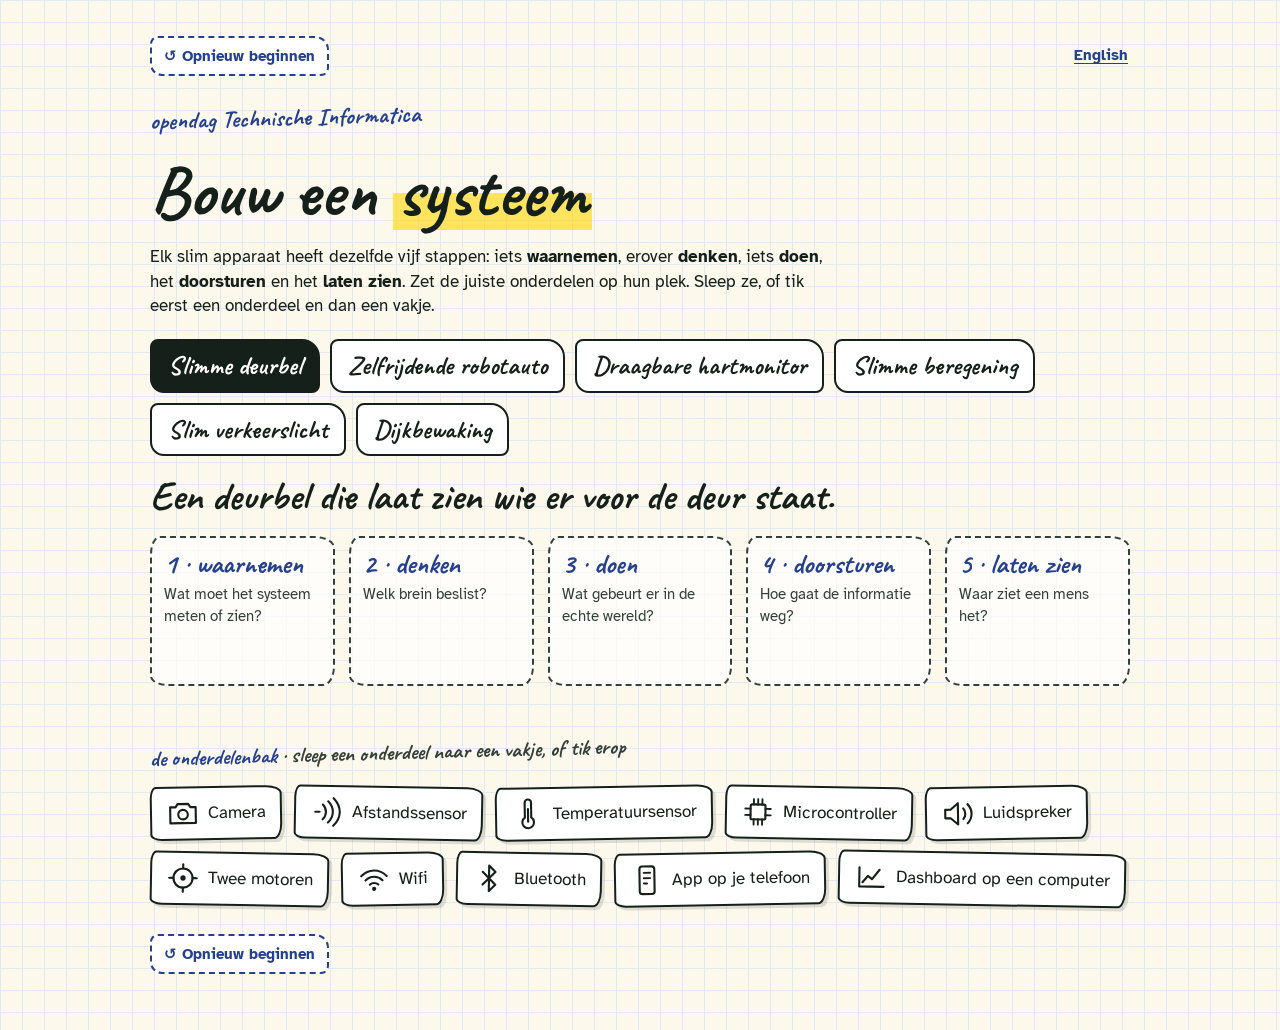
<file: bouw-een-systeem.html>
<!doctype html>
<html lang="nl">
<head>
<meta charset="utf-8">
<meta name="viewport" content="width=device-width,initial-scale=1,viewport-fit=cover">
<title>Bouw een systeem</title>
<link rel="stylesheet" href="fonts/fonts.css">
</head>
<body>
<style>
/* Layout: schriftblad. Boven een keten van 5 vakjes (waarnemen → denken → doen → verbinden → tonen), daaronder de onderdelenbak. Bewust één papieren look. */
:root{
  --paper:#FCF8EC; --grid:#E2E9F2; --ink:#15201A; --ink2:#33403A; --pen:#24408E; --red:#D23C3C;
  --ok:#12804A; --okbg:#D5F0DF; --note:#FFF6B8; --card:#FFFFFF; --mark:rgba(255,214,0,.6); --tape:rgba(233,215,150,.85);
  --hand:'Caveat','Segoe Print',cursive; --body:'Atkinson Hyperlegible','Segoe UI',system-ui,sans-serif;
  color-scheme: light;
}
body{background:var(--paper);background-image:linear-gradient(var(--grid) 1px,transparent 1px),linear-gradient(90deg,var(--grid) 1px,transparent 1px);background-size:22px 22px;color:var(--ink);font-family:var(--body);font-size:17px;line-height:1.45;padding-left:max(16px,env(safe-area-inset-left,0px));padding-right:max(16px,env(safe-area-inset-right,0px));padding-block:20px 48px}
.wrap{max-width:980px;margin:0 auto;display:flex;flex-direction:column;gap:20px}
.kick{font-family:var(--hand);font-weight:700;font-size:24px;color:var(--pen);transform:rotate(-1.5deg);transform-origin:left}
h1{margin:0;font-family:var(--hand);font-weight:700;font-size:clamp(46px,10vw,72px);line-height:.92;text-wrap:balance}
h2{margin:0;font-family:var(--hand);font-weight:700;font-size:clamp(30px,7vw,40px);line-height:1}
.hl{background:linear-gradient(transparent 52%,var(--mark) 52%,var(--mark) 92%,transparent 92%);padding:0 4px}
.tabs{display:flex;flex-wrap:wrap;gap:10px;position:relative}
.tab{font:inherit;font-family:var(--hand);font-weight:700;font-size:26px;padding:6px 16px;min-height:46px;background:var(--card);color:var(--ink);border:2.5px solid var(--ink);border-radius:8px 18px 8px 14px;cursor:pointer}
.tab[aria-pressed="true"]{background:var(--ink);color:#fff}
.tab .done{color:var(--ok)}
.tab[aria-pressed="true"] .done{color:#9BE3B9}
.chain{display:grid;grid-template-columns:repeat(5,minmax(0,1fr));gap:14px;position:relative}
.slot{font:inherit;color:var(--ink);text-align:left;min-height:150px;background:rgba(255,255,255,.7);border:2.5px dashed var(--ink2);border-radius:10px 20px 12px 18px/18px 12px 20px 10px;padding:12px;display:flex;flex-direction:column;gap:6px;cursor:pointer;position:relative}
.slot.armed{border-color:var(--pen);background:#EEF3FB}
.slot.over{border-color:var(--pen);border-style:solid}
.slot.filled{border-style:solid;border-color:var(--ok);background:var(--okbg);cursor:default}
.slot.wrong{animation:shake .35s}
@keyframes shake{25%{transform:translateX(-6px)}75%{transform:translateX(6px)}}
.slot .step{font-family:var(--hand);font-weight:700;font-size:28px;line-height:1;color:var(--pen)}
.slot .ask{font-size:15px;color:var(--ink2)}
.slot .got{font-weight:700;font-size:15.5px;line-height:1.2;display:flex;gap:6px;align-items:center;min-width:0}
.slot .got span{min-width:0;overflow-wrap:anywhere;hyphens:manual}
.slot .why{font-size:14.5px;line-height:1.35}
.slot.pulse{box-shadow:0 0 0 4px var(--mark)}
.arrow{display:none}
.hint{min-height:28px;font-family:var(--hand);font-weight:700;font-size:26px;line-height:1.1;color:var(--red)}
.hint.good{color:var(--ok)}
.bin{display:flex;flex-direction:column;gap:10px}
.parts{display:flex;flex-wrap:wrap;gap:12px}
.part{font:inherit;color:var(--ink);background:var(--card);border:2.5px solid var(--ink);border-radius:6px 16px 8px 12px/12px 8px 16px 6px;padding:8px 14px;min-height:48px;display:flex;gap:8px;align-items:center;cursor:grab;box-shadow:3px 3px 0 rgba(21,32,26,.13);touch-action:manipulation}
.part:nth-child(odd){transform:rotate(-1deg)}
.part:nth-child(even){transform:rotate(1deg)}
.part[aria-pressed="true"]{background:var(--note);border-color:var(--pen);box-shadow:0 0 0 3px var(--pen)}
.part[disabled]{opacity:.35;cursor:default;box-shadow:none}
.part svg,.slot svg{flex-shrink:0}
button:focus-visible{outline:3px solid var(--pen);outline-offset:3px}
.win{position:relative;background:var(--note);padding:24px 20px 18px;transform:rotate(-.6deg);box-shadow:4px 5px 0 rgba(21,32,26,.13);display:flex;flex-direction:column;gap:10px}
.win::before{content:"";position:absolute;top:-11px;left:42%;width:80px;height:22px;background:var(--tape);transform:rotate(-3deg)}
.btn{font:inherit;font-family:var(--hand);font-weight:700;font-size:28px;color:#fff;background:var(--ink);border:none;border-radius:10px 22px 10px 18px;padding:8px 22px;min-height:48px;cursor:pointer;align-self:flex-start}
.small{font-size:14.5px;color:var(--ink2)}
.simbox{background:#FFFFFF;border:2.5px solid var(--ink);border-radius:8px 18px 10px 14px/14px 10px 18px 8px;padding:10px;display:flex;flex-direction:column;gap:6px}
.simbox canvas{display:block;max-width:100%}
.simcap{display:grid;font-family:var(--hand);font-weight:700;font-size:26px;line-height:1.1;color:var(--pen)}
.simcap span{grid-area:1/1;visibility:hidden}
.simcap span.on{visibility:visible}
.tirol{background:#FFFFFF;border:2.5px solid var(--ink);border-radius:10px 20px 8px 16px/16px 8px 20px 10px;padding:14px 16px;display:flex;flex-direction:column;gap:8px}
.tirol h3{margin:0;font-family:var(--hand);font-weight:700;font-size:30px;line-height:1}
.tirol ul{margin:0;padding-left:20px;display:flex;flex-direction:column;gap:4px}
.tirol .punch{font-family:var(--hand);font-weight:700;font-size:28px;line-height:1.1;color:var(--red)}
@media (max-width:720px){.niet{font-size:14px;padding:6px 10px}.nietbtn{font-size:14px}.puzzels summary{font-size:24px}.puzzels .leuk{font-size:21px}.simcap{font-size:20px}.tirol h3{font-size:26px}.tirol .punch{font-size:24px}}
.whybox{display:none}
.nietbtn{font-family:var(--body);font-size:15px;font-weight:700;color:var(--pen);background:none;border:none;text-decoration:underline;text-underline-offset:3px;padding:4px 4px;min-height:32px;cursor:pointer;vertical-align:middle}
.niet{font-size:15.5px;line-height:1.4;background:var(--card);border-left:4px solid var(--red);padding:8px 12px;max-width:70ch}
.puzzels{background:#FFFFFF;border:2.5px dashed var(--pen);border-radius:16px 8px 20px 10px/10px 20px 8px 16px;padding:10px 16px}
.puzzels summary{font-family:var(--hand);font-weight:700;font-size:28px;line-height:1.1;color:var(--pen);cursor:pointer;min-height:40px;display:flex;align-items:center;gap:8px;list-style:none}
.puzzels summary::-webkit-details-marker{display:none}
.puzzels summary::before{content:"+";display:inline-flex;align-items:center;justify-content:center;width:28px;height:28px;border:2.5px solid var(--pen);border-radius:50%;font-family:var(--body);font-size:18px;flex-shrink:0}
.puzzels[open] summary::before{content:"−"}
.puzzels ol{margin:8px 0 6px;padding-left:22px;display:flex;flex-direction:column;gap:8px}
.puzzels .leuk{font-family:var(--hand);font-weight:700;font-size:24px;line-height:1.1;color:var(--ok)}
[hidden]{display:none !important}

.finale{position:relative;background:var(--card);border:3.5px solid var(--ink);border-radius:12px 26px 10px 22px/22px 10px 26px 12px;padding:22px 20px 20px;box-shadow:5px 6px 0 rgba(21,32,26,.15);display:flex;flex-direction:column;gap:12px;transform:rotate(.4deg)}
.finale h2{font-size:clamp(36px,8vw,52px)}
.finale p{margin:0;max-width:62ch}
.stats{display:flex;flex-wrap:wrap;gap:12px}
.stats div{background:var(--note);padding:8px 14px 6px;display:flex;flex-direction:column;min-width:96px;transform:rotate(-1deg);box-shadow:2px 3px 0 rgba(21,32,26,.12)}
.stats div:nth-child(2){transform:rotate(1deg)}
.stats b{font-family:var(--hand);font-size:40px;line-height:1}
@media (max-width:720px){.stats{flex-wrap:nowrap;gap:8px}.stats div{min-width:0;flex:1;padding:6px 8px 4px}.stats b{font-size:32px}.stats span{font-size:12.5px}}
.stats span{font-size:14px;color:var(--ink2)}
.badgebox{display:flex;flex-wrap:wrap;gap:16px;align-items:flex-end}
.badgebox canvas{width:min(100%,360px);height:auto;border:2.5px solid var(--ink);border-radius:8px;box-shadow:4px 5px 0 rgba(21,32,26,.13);background:#FCF8EC}
.badgeform{display:flex;flex-direction:column;gap:10px;min-width:220px;flex:1}
.badgeform label{display:flex;flex-direction:column;gap:4px;font-weight:700;font-size:15px}
.badgeform input{font:inherit;font-size:18px;padding:8px 10px;min-height:44px;border:2.5px solid var(--ink);border-radius:6px 12px 8px 10px;background:#fff;color:var(--ink)}
.qrrow{display:flex;flex-wrap:wrap;gap:20px;align-items:center}
.qr{background:#fff;padding:10px;border:2.5px solid var(--ink);border-radius:8px;width:230px;flex-shrink:0;transform:rotate(-1.5deg)}
.qr svg{display:block;width:100%;height:auto}
.qrrow h3{margin:0 0 4px;font-family:var(--hand);font-weight:700;font-size:38px;line-height:1}
#badgeview{max-width:620px}
.tip-phone{display:none}
.tip-desk,.tip-phone{color:var(--ink2)}
.intro-short{display:none}
/* telefoon: compacte keten bovenaan, onderdelenbak vast onderin beeld */
@media (max-width:720px){
  body{padding-block:12px 0}
  .wrap{gap:12px}
  .kick{font-size:20px}
  h1{font-size:44px}
  h2{font-size:26px;line-height:1.05}
  .intro-long{display:none}
  .tip-desk{display:none}
  .tip-phone{display:inline}
  .intro-short{display:block;margin:0;font-size:15.5px}
  .tabs{flex-wrap:nowrap;overflow-x:auto;padding-bottom:6px;margin-inline:-4px;padding-inline:4px;scrollbar-width:thin}
  .tab{font-size:22px;white-space:nowrap;flex-shrink:0;min-height:44px;padding:4px 12px}
  .chain{grid-template-columns:repeat(5,minmax(0,1fr));gap:6px}
  .slot{min-height:104px;padding:6px 4px;align-items:center;text-align:center;gap:4px;border-width:2px}
  .slot .step{display:flex;flex-direction:column;align-items:center;font-size:15px;line-height:1;max-width:100%}
  .slot .step .sn{overflow-wrap:anywhere;hyphens:manual;max-width:100%}
  .slot .step .n{font-size:24px}
  .slot .step .sep{display:none}
  .slot .ask,.slot .why{display:none}
  .slot .got{flex-direction:column;gap:2px;font-size:11.5px;line-height:1.1}
  .slot .got svg{width:30px;height:30px}
  .whybox{display:block;background:var(--card);border:2px solid var(--ok);border-radius:8px 16px 10px 14px/14px 10px 16px 8px;padding:10px 12px;font-size:15px;line-height:1.35;min-height:44px}
  .whybox.ask{border-color:var(--pen);border-style:dashed}
  .bin{position:sticky;bottom:0;z-index:5;background:var(--paper);border-top:2.5px solid var(--ink);margin-inline:calc(-1 * max(16px,env(safe-area-inset-left,0px)));padding:8px max(16px,env(safe-area-inset-left,0px)) calc(10px + env(safe-area-inset-bottom,0px));gap:6px;box-shadow:0 -6px 14px rgba(21,32,26,.08)}
  .bin .kick{font-size:18px !important}
  .hint{font-size:21px;min-height:24px}
  .parts{flex-wrap:nowrap;overflow-x:auto;gap:8px;padding:4px 2px 6px;scroll-snap-type:x proximity}
  .part{flex-shrink:0;padding:6px 10px;font-size:15px;scroll-snap-align:start}
  .part svg{width:26px;height:26px}
  #win{padding-bottom:24px}
}
@media (prefers-reduced-motion:reduce){.slot.wrong{animation:none}}
.topbar{display:flex;justify-content:space-between;align-items:center;gap:12px;flex-wrap:wrap}
.reset{font-family:var(--body);font-size:15px;font-weight:700;color:var(--pen);background:var(--card);border:2px dashed var(--pen);border-radius:8px 14px 8px 12px;padding:6px 12px;min-height:40px;cursor:pointer}
.reset:focus-visible,.taal:focus-visible{outline:3px solid var(--pen);outline-offset:3px}
.taal{font-family:var(--body);font-size:15px;font-weight:700;color:var(--pen);text-underline-offset:3px;padding:8px 2px;min-height:40px;display:inline-flex;align-items:center;white-space:nowrap}
.reset-onder{align-self:flex-start;margin-top:8px}
</style>

<main class="wrap" lang="nl">
  <div class="topbar"><button type="button" class="reset">↺ Opnieuw beginnen</button><a class="taal" href="bouw-een-systeem-en.html" lang="en" hreflang="en">English</a></div>
  <div class="kick">opendag Technische Informatica</div>
  <h1>Bouw een <span class="hl">systeem</span></h1>
  <p class="intro-short">Elk slim apparaat <b>neemt waar</b>, <b>denkt</b>, <b>doet</b> iets, <b>stuurt</b> het door en <b>laat het zien</b>. Tik een onderdeel onderin en dan het vakje waar het hoort.</p>
  <p class="intro-long" style="margin:0;max-width:62ch">Elk slim apparaat heeft dezelfde vijf stappen: iets <b>waarnemen</b>, erover <b>denken</b>, iets <b>doen</b>, het <b>doorsturen</b> en het <b>laten zien</b>. Zet de juiste onderdelen op hun plek. Sleep ze, of tik eerst een onderdeel en dan een vakje.</p>
  <div class="tabs" id="tabs" role="group" aria-label="kies een systeem"></div>
  <h2 id="goal"></h2>
  <div class="chain" id="chain"></div>
  <div class="whybox" id="whybox" aria-live="polite"></div>
  <div class="bin" id="bin">
    <div class="hint" id="hint" aria-live="polite"></div>
    <div class="niet" id="niet" hidden></div>
    <div class="kick" style="font-size:22px">de onderdelenbak <span class="tip-desk">· sleep een onderdeel naar een vakje, of tik erop</span><span class="tip-phone">· tik op een onderdeel en daarna op een vakje</span></div>
    <div class="parts" id="parts"></div>
  </div>
  <div id="win" hidden></div>
<button type="button" class="reset reset-onder">↺ Opnieuw beginnen</button>
</main>
<main class="wrap" id="badgeview" lang="nl" hidden>
  <div class="kick">opendag Technische Informatica</div>
  <h1>Jouw <span class="hl">badge</span></h1>
  <p style="margin:0">Je bouwde alle zes slimme systemen in het spel <b>Bouw een systeem</b>. Zet je naam erop en bewaar hem.</p>
  <div id="badgeslot"></div>
  <p class="small" style="margin:0">Je naam wordt nergens opgeslagen of verstuurd. Hij staat alleen op de afbeelding die je zelf bewaart.</p>
</main>

<script>
/* qrcode-generator 1.4.4, MIT-licentie, Kazuhiko Arase */
var qrcode=function(){var t=function(t,r){var e=t,n=g[r],o=null,i=0,a=null,u=[],f={},c=function(t,r){o=function(t){for(var r=new Array(t),e=0;e<t;e+=1){r[e]=new Array(t);for(var n=0;n<t;n+=1)r[e][n]=null}return r}(i=4*e+17),l(0,0),l(i-7,0),l(0,i-7),s(),h(),d(t,r),e>=7&&v(t),null==a&&(a=p(e,n,u)),w(a,r)},l=function(t,r){for(var e=-1;e<=7;e+=1)if(!(t+e<=-1||i<=t+e))for(var n=-1;n<=7;n+=1)r+n<=-1||i<=r+n||(o[t+e][r+n]=0<=e&&e<=6&&(0==n||6==n)||0<=n&&n<=6&&(0==e||6==e)||2<=e&&e<=4&&2<=n&&n<=4)},h=function(){for(var t=8;t<i-8;t+=1)null==o[t][6]&&(o[t][6]=t%2==0);for(var r=8;r<i-8;r+=1)null==o[6][r]&&(o[6][r]=r%2==0)},s=function(){for(var t=B.getPatternPosition(e),r=0;r<t.length;r+=1)for(var n=0;n<t.length;n+=1){var i=t[r],a=t[n];if(null==o[i][a])for(var u=-2;u<=2;u+=1)for(var f=-2;f<=2;f+=1)o[i+u][a+f]=-2==u||2==u||-2==f||2==f||0==u&&0==f}},v=function(t){for(var r=B.getBCHTypeNumber(e),n=0;n<18;n+=1){var a=!t&&1==(r>>n&1);o[Math.floor(n/3)][n%3+i-8-3]=a}for(n=0;n<18;n+=1){a=!t&&1==(r>>n&1);o[n%3+i-8-3][Math.floor(n/3)]=a}},d=function(t,r){for(var e=n<<3|r,a=B.getBCHTypeInfo(e),u=0;u<15;u+=1){var f=!t&&1==(a>>u&1);u<6?o[u][8]=f:u<8?o[u+1][8]=f:o[i-15+u][8]=f}for(u=0;u<15;u+=1){f=!t&&1==(a>>u&1);u<8?o[8][i-u-1]=f:u<9?o[8][15-u-1+1]=f:o[8][15-u-1]=f}o[i-8][8]=!t},w=function(t,r){for(var e=-1,n=i-1,a=7,u=0,f=B.getMaskFunction(r),c=i-1;c>0;c-=2)for(6==c&&(c-=1);;){for(var g=0;g<2;g+=1)if(null==o[n][c-g]){var l=!1;u<t.length&&(l=1==(t[u]>>>a&1)),f(n,c-g)&&(l=!l),o[n][c-g]=l,-1==(a-=1)&&(u+=1,a=7)}if((n+=e)<0||i<=n){n-=e,e=-e;break}}},p=function(t,r,e){for(var n=A.getRSBlocks(t,r),o=b(),i=0;i<e.length;i+=1){var a=e[i];o.put(a.getMode(),4),o.put(a.getLength(),B.getLengthInBits(a.getMode(),t)),a.write(o)}var u=0;for(i=0;i<n.length;i+=1)u+=n[i].dataCount;if(o.getLengthInBits()>8*u)throw"code length overflow. ("+o.getLengthInBits()+">"+8*u+")";for(o.getLengthInBits()+4<=8*u&&o.put(0,4);o.getLengthInBits()%8!=0;)o.putBit(!1);for(;!(o.getLengthInBits()>=8*u||(o.put(236,8),o.getLengthInBits()>=8*u));)o.put(17,8);return function(t,r){for(var e=0,n=0,o=0,i=new Array(r.length),a=new Array(r.length),u=0;u<r.length;u+=1){var f=r[u].dataCount,c=r[u].totalCount-f;n=Math.max(n,f),o=Math.max(o,c),i[u]=new Array(f);for(var g=0;g<i[u].length;g+=1)i[u][g]=255&t.getBuffer()[g+e];e+=f;var l=B.getErrorCorrectPolynomial(c),h=k(i[u],l.getLength()-1).mod(l);for(a[u]=new Array(l.getLength()-1),g=0;g<a[u].length;g+=1){var s=g+h.getLength()-a[u].length;a[u][g]=s>=0?h.getAt(s):0}}var v=0;for(g=0;g<r.length;g+=1)v+=r[g].totalCount;var d=new Array(v),w=0;for(g=0;g<n;g+=1)for(u=0;u<r.length;u+=1)g<i[u].length&&(d[w]=i[u][g],w+=1);for(g=0;g<o;g+=1)for(u=0;u<r.length;u+=1)g<a[u].length&&(d[w]=a[u][g],w+=1);return d}(o,n)};f.addData=function(t,r){var e=null;switch(r=r||"Byte"){case"Numeric":e=M(t);break;case"Alphanumeric":e=x(t);break;case"Byte":e=m(t);break;case"Kanji":e=L(t);break;default:throw"mode:"+r}u.push(e),a=null},f.isDark=function(t,r){if(t<0||i<=t||r<0||i<=r)throw t+","+r;return o[t][r]},f.getModuleCount=function(){return i},f.make=function(){if(e<1){for(var t=1;t<40;t++){for(var r=A.getRSBlocks(t,n),o=b(),i=0;i<u.length;i++){var a=u[i];o.put(a.getMode(),4),o.put(a.getLength(),B.getLengthInBits(a.getMode(),t)),a.write(o)}var g=0;for(i=0;i<r.length;i++)g+=r[i].dataCount;if(o.getLengthInBits()<=8*g)break}e=t}c(!1,function(){for(var t=0,r=0,e=0;e<8;e+=1){c(!0,e);var n=B.getLostPoint(f);(0==e||t>n)&&(t=n,r=e)}return r}())},f.createTableTag=function(t,r){t=t||2;var e="";e+='<table style="',e+=" border-width: 0px; border-style: none;",e+=" border-collapse: collapse;",e+=" padding: 0px; margin: "+(r=void 0===r?4*t:r)+"px;",e+='">',e+="<tbody>";for(var n=0;n<f.getModuleCount();n+=1){e+="<tr>";for(var o=0;o<f.getModuleCount();o+=1)e+='<td style="',e+=" border-width: 0px; border-style: none;",e+=" border-collapse: collapse;",e+=" padding: 0px; margin: 0px;",e+=" width: "+t+"px;",e+=" height: "+t+"px;",e+=" background-color: ",e+=f.isDark(n,o)?"#000000":"#ffffff",e+=";",e+='"/>';e+="</tr>"}return e+="</tbody>",e+="</table>"},f.createSvgTag=function(t,r,e,n){var o={};"object"==typeof arguments[0]&&(t=(o=arguments[0]).cellSize,r=o.margin,e=o.alt,n=o.title),t=t||2,r=void 0===r?4*t:r,(e="string"==typeof e?{text:e}:e||{}).text=e.text||null,e.id=e.text?e.id||"qrcode-description":null,(n="string"==typeof n?{text:n}:n||{}).text=n.text||null,n.id=n.text?n.id||"qrcode-title":null;var i,a,u,c,g=f.getModuleCount()*t+2*r,l="";for(c="l"+t+",0 0,"+t+" -"+t+",0 0,-"+t+"z ",l+='<svg version="1.1" xmlns="http://www.w3.org/2000/svg"',l+=o.scalable?"":' width="'+g+'px" height="'+g+'px"',l+=' viewBox="0 0 '+g+" "+g+'" ',l+=' preserveAspectRatio="xMinYMin meet"',l+=n.text||e.text?' role="img" aria-labelledby="'+y([n.id,e.id].join(" ").trim())+'"':"",l+=">",l+=n.text?'<title id="'+y(n.id)+'">'+y(n.text)+"</title>":"",l+=e.text?'<description id="'+y(e.id)+'">'+y(e.text)+"</description>":"",l+='<rect width="100%" height="100%" fill="white" cx="0" cy="0"/>',l+='<path d="',a=0;a<f.getModuleCount();a+=1)for(u=a*t+r,i=0;i<f.getModuleCount();i+=1)f.isDark(a,i)&&(l+="M"+(i*t+r)+","+u+c);return l+='" stroke="transparent" fill="black"/>',l+="</svg>"},f.createDataURL=function(t,r){t=t||2,r=void 0===r?4*t:r;var e=f.getModuleCount()*t+2*r,n=r,o=e-r;return I(e,e,(function(r,e){if(n<=r&&r<o&&n<=e&&e<o){var i=Math.floor((r-n)/t),a=Math.floor((e-n)/t);return f.isDark(a,i)?0:1}return 1}))},f.createImgTag=function(t,r,e){t=t||2,r=void 0===r?4*t:r;var n=f.getModuleCount()*t+2*r,o="";return o+="<img",o+=' src="',o+=f.createDataURL(t,r),o+='"',o+=' width="',o+=n,o+='"',o+=' height="',o+=n,o+='"',e&&(o+=' alt="',o+=y(e),o+='"'),o+="/>"};var y=function(t){for(var r="",e=0;e<t.length;e+=1){var n=t.charAt(e);switch(n){case"<":r+="&lt;";break;case">":r+="&gt;";break;case"&":r+="&amp;";break;case'"':r+="&quot;";break;default:r+=n}}return r};return f.createASCII=function(t,r){if((t=t||1)<2)return function(t){t=void 0===t?2:t;var r,e,n,o,i,a=1*f.getModuleCount()+2*t,u=t,c=a-t,g={"██":"█","█ ":"▀"," █":"▄","  ":" "},l={"██":"▀","█ ":"▀"," █":" ","  ":" "},h="";for(r=0;r<a;r+=2){for(n=Math.floor((r-u)/1),o=Math.floor((r+1-u)/1),e=0;e<a;e+=1)i="█",u<=e&&e<c&&u<=r&&r<c&&f.isDark(n,Math.floor((e-u)/1))&&(i=" "),u<=e&&e<c&&u<=r+1&&r+1<c&&f.isDark(o,Math.floor((e-u)/1))?i+=" ":i+="█",h+=t<1&&r+1>=c?l[i]:g[i];h+="\n"}return a%2&&t>0?h.substring(0,h.length-a-1)+Array(a+1).join("▀"):h.substring(0,h.length-1)}(r);t-=1,r=void 0===r?2*t:r;var e,n,o,i,a=f.getModuleCount()*t+2*r,u=r,c=a-r,g=Array(t+1).join("██"),l=Array(t+1).join("  "),h="",s="";for(e=0;e<a;e+=1){for(o=Math.floor((e-u)/t),s="",n=0;n<a;n+=1)i=1,u<=n&&n<c&&u<=e&&e<c&&f.isDark(o,Math.floor((n-u)/t))&&(i=0),s+=i?g:l;for(o=0;o<t;o+=1)h+=s+"\n"}return h.substring(0,h.length-1)},f.renderTo2dContext=function(t,r){r=r||2;for(var e=f.getModuleCount(),n=0;n<e;n++)for(var o=0;o<e;o++)t.fillStyle=f.isDark(n,o)?"black":"white",t.fillRect(n*r,o*r,r,r)},f};t.stringToBytes=(t.stringToBytesFuncs={default:function(t){for(var r=[],e=0;e<t.length;e+=1){var n=t.charCodeAt(e);r.push(255&n)}return r}}).default,t.createStringToBytes=function(t,r){var e=function(){for(var e=S(t),n=function(){var t=e.read();if(-1==t)throw"eof";return t},o=0,i={};;){var a=e.read();if(-1==a)break;var u=n(),f=n()<<8|n();i[String.fromCharCode(a<<8|u)]=f,o+=1}if(o!=r)throw o+" != "+r;return i}(),n="?".charCodeAt(0);return function(t){for(var r=[],o=0;o<t.length;o+=1){var i=t.charCodeAt(o);if(i<128)r.push(i);else{var a=e[t.charAt(o)];"number"==typeof a?(255&a)==a?r.push(a):(r.push(a>>>8),r.push(255&a)):r.push(n)}}return r}};var r,e,n,o,i,a=1,u=2,f=4,c=8,g={L:1,M:0,Q:3,H:2},l=0,h=1,s=2,v=3,d=4,w=5,p=6,y=7,B=(r=[[],[6,18],[6,22],[6,26],[6,30],[6,34],[6,22,38],[6,24,42],[6,26,46],[6,28,50],[6,30,54],[6,32,58],[6,34,62],[6,26,46,66],[6,26,48,70],[6,26,50,74],[6,30,54,78],[6,30,56,82],[6,30,58,86],[6,34,62,90],[6,28,50,72,94],[6,26,50,74,98],[6,30,54,78,102],[6,28,54,80,106],[6,32,58,84,110],[6,30,58,86,114],[6,34,62,90,118],[6,26,50,74,98,122],[6,30,54,78,102,126],[6,26,52,78,104,130],[6,30,56,82,108,134],[6,34,60,86,112,138],[6,30,58,86,114,142],[6,34,62,90,118,146],[6,30,54,78,102,126,150],[6,24,50,76,102,128,154],[6,28,54,80,106,132,158],[6,32,58,84,110,136,162],[6,26,54,82,110,138,166],[6,30,58,86,114,142,170]],e=1335,n=7973,i=function(t){for(var r=0;0!=t;)r+=1,t>>>=1;return r},(o={}).getBCHTypeInfo=function(t){for(var r=t<<10;i(r)-i(e)>=0;)r^=e<<i(r)-i(e);return 21522^(t<<10|r)},o.getBCHTypeNumber=function(t){for(var r=t<<12;i(r)-i(n)>=0;)r^=n<<i(r)-i(n);return t<<12|r},o.getPatternPosition=function(t){return r[t-1]},o.getMaskFunction=function(t){switch(t){case l:return function(t,r){return(t+r)%2==0};case h:return function(t,r){return t%2==0};case s:return function(t,r){return r%3==0};case v:return function(t,r){return(t+r)%3==0};case d:return function(t,r){return(Math.floor(t/2)+Math.floor(r/3))%2==0};case w:return function(t,r){return t*r%2+t*r%3==0};case p:return function(t,r){return(t*r%2+t*r%3)%2==0};case y:return function(t,r){return(t*r%3+(t+r)%2)%2==0};default:throw"bad maskPattern:"+t}},o.getErrorCorrectPolynomial=function(t){for(var r=k([1],0),e=0;e<t;e+=1)r=r.multiply(k([1,C.gexp(e)],0));return r},o.getLengthInBits=function(t,r){if(1<=r&&r<10)switch(t){case a:return 10;case u:return 9;case f:case c:return 8;default:throw"mode:"+t}else if(r<27)switch(t){case a:return 12;case u:return 11;case f:return 16;case c:return 10;default:throw"mode:"+t}else{if(!(r<41))throw"type:"+r;switch(t){case a:return 14;case u:return 13;case f:return 16;case c:return 12;default:throw"mode:"+t}}},o.getLostPoint=function(t){for(var r=t.getModuleCount(),e=0,n=0;n<r;n+=1)for(var o=0;o<r;o+=1){for(var i=0,a=t.isDark(n,o),u=-1;u<=1;u+=1)if(!(n+u<0||r<=n+u))for(var f=-1;f<=1;f+=1)o+f<0||r<=o+f||0==u&&0==f||a==t.isDark(n+u,o+f)&&(i+=1);i>5&&(e+=3+i-5)}for(n=0;n<r-1;n+=1)for(o=0;o<r-1;o+=1){var c=0;t.isDark(n,o)&&(c+=1),t.isDark(n+1,o)&&(c+=1),t.isDark(n,o+1)&&(c+=1),t.isDark(n+1,o+1)&&(c+=1),0!=c&&4!=c||(e+=3)}for(n=0;n<r;n+=1)for(o=0;o<r-6;o+=1)t.isDark(n,o)&&!t.isDark(n,o+1)&&t.isDark(n,o+2)&&t.isDark(n,o+3)&&t.isDark(n,o+4)&&!t.isDark(n,o+5)&&t.isDark(n,o+6)&&(e+=40);for(o=0;o<r;o+=1)for(n=0;n<r-6;n+=1)t.isDark(n,o)&&!t.isDark(n+1,o)&&t.isDark(n+2,o)&&t.isDark(n+3,o)&&t.isDark(n+4,o)&&!t.isDark(n+5,o)&&t.isDark(n+6,o)&&(e+=40);var g=0;for(o=0;o<r;o+=1)for(n=0;n<r;n+=1)t.isDark(n,o)&&(g+=1);return e+=Math.abs(100*g/r/r-50)/5*10},o),C=function(){for(var t=new Array(256),r=new Array(256),e=0;e<8;e+=1)t[e]=1<<e;for(e=8;e<256;e+=1)t[e]=t[e-4]^t[e-5]^t[e-6]^t[e-8];for(e=0;e<255;e+=1)r[t[e]]=e;var n={glog:function(t){if(t<1)throw"glog("+t+")";return r[t]},gexp:function(r){for(;r<0;)r+=255;for(;r>=256;)r-=255;return t[r]}};return n}();function k(t,r){if(void 0===t.length)throw t.length+"/"+r;var e=function(){for(var e=0;e<t.length&&0==t[e];)e+=1;for(var n=new Array(t.length-e+r),o=0;o<t.length-e;o+=1)n[o]=t[o+e];return n}(),n={getAt:function(t){return e[t]},getLength:function(){return e.length},multiply:function(t){for(var r=new Array(n.getLength()+t.getLength()-1),e=0;e<n.getLength();e+=1)for(var o=0;o<t.getLength();o+=1)r[e+o]^=C.gexp(C.glog(n.getAt(e))+C.glog(t.getAt(o)));return k(r,0)},mod:function(t){if(n.getLength()-t.getLength()<0)return n;for(var r=C.glog(n.getAt(0))-C.glog(t.getAt(0)),e=new Array(n.getLength()),o=0;o<n.getLength();o+=1)e[o]=n.getAt(o);for(o=0;o<t.getLength();o+=1)e[o]^=C.gexp(C.glog(t.getAt(o))+r);return k(e,0).mod(t)}};return n}var A=function(){var t=[[1,26,19],[1,26,16],[1,26,13],[1,26,9],[1,44,34],[1,44,28],[1,44,22],[1,44,16],[1,70,55],[1,70,44],[2,35,17],[2,35,13],[1,100,80],[2,50,32],[2,50,24],[4,25,9],[1,134,108],[2,67,43],[2,33,15,2,34,16],[2,33,11,2,34,12],[2,86,68],[4,43,27],[4,43,19],[4,43,15],[2,98,78],[4,49,31],[2,32,14,4,33,15],[4,39,13,1,40,14],[2,121,97],[2,60,38,2,61,39],[4,40,18,2,41,19],[4,40,14,2,41,15],[2,146,116],[3,58,36,2,59,37],[4,36,16,4,37,17],[4,36,12,4,37,13],[2,86,68,2,87,69],[4,69,43,1,70,44],[6,43,19,2,44,20],[6,43,15,2,44,16],[4,101,81],[1,80,50,4,81,51],[4,50,22,4,51,23],[3,36,12,8,37,13],[2,116,92,2,117,93],[6,58,36,2,59,37],[4,46,20,6,47,21],[7,42,14,4,43,15],[4,133,107],[8,59,37,1,60,38],[8,44,20,4,45,21],[12,33,11,4,34,12],[3,145,115,1,146,116],[4,64,40,5,65,41],[11,36,16,5,37,17],[11,36,12,5,37,13],[5,109,87,1,110,88],[5,65,41,5,66,42],[5,54,24,7,55,25],[11,36,12,7,37,13],[5,122,98,1,123,99],[7,73,45,3,74,46],[15,43,19,2,44,20],[3,45,15,13,46,16],[1,135,107,5,136,108],[10,74,46,1,75,47],[1,50,22,15,51,23],[2,42,14,17,43,15],[5,150,120,1,151,121],[9,69,43,4,70,44],[17,50,22,1,51,23],[2,42,14,19,43,15],[3,141,113,4,142,114],[3,70,44,11,71,45],[17,47,21,4,48,22],[9,39,13,16,40,14],[3,135,107,5,136,108],[3,67,41,13,68,42],[15,54,24,5,55,25],[15,43,15,10,44,16],[4,144,116,4,145,117],[17,68,42],[17,50,22,6,51,23],[19,46,16,6,47,17],[2,139,111,7,140,112],[17,74,46],[7,54,24,16,55,25],[34,37,13],[4,151,121,5,152,122],[4,75,47,14,76,48],[11,54,24,14,55,25],[16,45,15,14,46,16],[6,147,117,4,148,118],[6,73,45,14,74,46],[11,54,24,16,55,25],[30,46,16,2,47,17],[8,132,106,4,133,107],[8,75,47,13,76,48],[7,54,24,22,55,25],[22,45,15,13,46,16],[10,142,114,2,143,115],[19,74,46,4,75,47],[28,50,22,6,51,23],[33,46,16,4,47,17],[8,152,122,4,153,123],[22,73,45,3,74,46],[8,53,23,26,54,24],[12,45,15,28,46,16],[3,147,117,10,148,118],[3,73,45,23,74,46],[4,54,24,31,55,25],[11,45,15,31,46,16],[7,146,116,7,147,117],[21,73,45,7,74,46],[1,53,23,37,54,24],[19,45,15,26,46,16],[5,145,115,10,146,116],[19,75,47,10,76,48],[15,54,24,25,55,25],[23,45,15,25,46,16],[13,145,115,3,146,116],[2,74,46,29,75,47],[42,54,24,1,55,25],[23,45,15,28,46,16],[17,145,115],[10,74,46,23,75,47],[10,54,24,35,55,25],[19,45,15,35,46,16],[17,145,115,1,146,116],[14,74,46,21,75,47],[29,54,24,19,55,25],[11,45,15,46,46,16],[13,145,115,6,146,116],[14,74,46,23,75,47],[44,54,24,7,55,25],[59,46,16,1,47,17],[12,151,121,7,152,122],[12,75,47,26,76,48],[39,54,24,14,55,25],[22,45,15,41,46,16],[6,151,121,14,152,122],[6,75,47,34,76,48],[46,54,24,10,55,25],[2,45,15,64,46,16],[17,152,122,4,153,123],[29,74,46,14,75,47],[49,54,24,10,55,25],[24,45,15,46,46,16],[4,152,122,18,153,123],[13,74,46,32,75,47],[48,54,24,14,55,25],[42,45,15,32,46,16],[20,147,117,4,148,118],[40,75,47,7,76,48],[43,54,24,22,55,25],[10,45,15,67,46,16],[19,148,118,6,149,119],[18,75,47,31,76,48],[34,54,24,34,55,25],[20,45,15,61,46,16]],r=function(t,r){var e={};return e.totalCount=t,e.dataCount=r,e},e={};return e.getRSBlocks=function(e,n){var o=function(r,e){switch(e){case g.L:return t[4*(r-1)+0];case g.M:return t[4*(r-1)+1];case g.Q:return t[4*(r-1)+2];case g.H:return t[4*(r-1)+3];default:return}}(e,n);if(void 0===o)throw"bad rs block @ typeNumber:"+e+"/errorCorrectionLevel:"+n;for(var i=o.length/3,a=[],u=0;u<i;u+=1)for(var f=o[3*u+0],c=o[3*u+1],l=o[3*u+2],h=0;h<f;h+=1)a.push(r(c,l));return a},e}(),b=function(){var t=[],r=0,e={getBuffer:function(){return t},getAt:function(r){var e=Math.floor(r/8);return 1==(t[e]>>>7-r%8&1)},put:function(t,r){for(var n=0;n<r;n+=1)e.putBit(1==(t>>>r-n-1&1))},getLengthInBits:function(){return r},putBit:function(e){var n=Math.floor(r/8);t.length<=n&&t.push(0),e&&(t[n]|=128>>>r%8),r+=1}};return e},M=function(t){var r=a,e=t,n={getMode:function(){return r},getLength:function(t){return e.length},write:function(t){for(var r=e,n=0;n+2<r.length;)t.put(o(r.substring(n,n+3)),10),n+=3;n<r.length&&(r.length-n==1?t.put(o(r.substring(n,n+1)),4):r.length-n==2&&t.put(o(r.substring(n,n+2)),7))}},o=function(t){for(var r=0,e=0;e<t.length;e+=1)r=10*r+i(t.charAt(e));return r},i=function(t){if("0"<=t&&t<="9")return t.charCodeAt(0)-"0".charCodeAt(0);throw"illegal char :"+t};return n},x=function(t){var r=u,e=t,n={getMode:function(){return r},getLength:function(t){return e.length},write:function(t){for(var r=e,n=0;n+1<r.length;)t.put(45*o(r.charAt(n))+o(r.charAt(n+1)),11),n+=2;n<r.length&&t.put(o(r.charAt(n)),6)}},o=function(t){if("0"<=t&&t<="9")return t.charCodeAt(0)-"0".charCodeAt(0);if("A"<=t&&t<="Z")return t.charCodeAt(0)-"A".charCodeAt(0)+10;switch(t){case" ":return 36;case"$":return 37;case"%":return 38;case"*":return 39;case"+":return 40;case"-":return 41;case".":return 42;case"/":return 43;case":":return 44;default:throw"illegal char :"+t}};return n},m=function(r){var e=f,n=t.stringToBytes(r),o={getMode:function(){return e},getLength:function(t){return n.length},write:function(t){for(var r=0;r<n.length;r+=1)t.put(n[r],8)}};return o},L=function(r){var e=c,n=t.stringToBytesFuncs.SJIS;if(!n)throw"sjis not supported.";!function(t,r){var e=n("友");if(2!=e.length||38726!=(e[0]<<8|e[1]))throw"sjis not supported."}();var o=n(r),i={getMode:function(){return e},getLength:function(t){return~~(o.length/2)},write:function(t){for(var r=o,e=0;e+1<r.length;){var n=(255&r[e])<<8|255&r[e+1];if(33088<=n&&n<=40956)n-=33088;else{if(!(57408<=n&&n<=60351))throw"illegal char at "+(e+1)+"/"+n;n-=49472}n=192*(n>>>8&255)+(255&n),t.put(n,13),e+=2}if(e<r.length)throw"illegal char at "+(e+1)}};return i},D=function(){var t=[],r={writeByte:function(r){t.push(255&r)},writeShort:function(t){r.writeByte(t),r.writeByte(t>>>8)},writeBytes:function(t,e,n){e=e||0,n=n||t.length;for(var o=0;o<n;o+=1)r.writeByte(t[o+e])},writeString:function(t){for(var e=0;e<t.length;e+=1)r.writeByte(t.charCodeAt(e))},toByteArray:function(){return t},toString:function(){var r="";r+="[";for(var e=0;e<t.length;e+=1)e>0&&(r+=","),r+=t[e];return r+="]"}};return r},S=function(t){var r=t,e=0,n=0,o=0,i={read:function(){for(;o<8;){if(e>=r.length){if(0==o)return-1;throw"unexpected end of file./"+o}var t=r.charAt(e);if(e+=1,"="==t)return o=0,-1;t.match(/^\s$/)||(n=n<<6|a(t.charCodeAt(0)),o+=6)}var i=n>>>o-8&255;return o-=8,i}},a=function(t){if(65<=t&&t<=90)return t-65;if(97<=t&&t<=122)return t-97+26;if(48<=t&&t<=57)return t-48+52;if(43==t)return 62;if(47==t)return 63;throw"c:"+t};return i},I=function(t,r,e){for(var n=function(t,r){var e=t,n=r,o=new Array(t*r),i={setPixel:function(t,r,n){o[r*e+t]=n},write:function(t){t.writeString("GIF87a"),t.writeShort(e),t.writeShort(n),t.writeByte(128),t.writeByte(0),t.writeByte(0),t.writeByte(0),t.writeByte(0),t.writeByte(0),t.writeByte(255),t.writeByte(255),t.writeByte(255),t.writeString(","),t.writeShort(0),t.writeShort(0),t.writeShort(e),t.writeShort(n),t.writeByte(0);var r=a(2);t.writeByte(2);for(var o=0;r.length-o>255;)t.writeByte(255),t.writeBytes(r,o,255),o+=255;t.writeByte(r.length-o),t.writeBytes(r,o,r.length-o),t.writeByte(0),t.writeString(";")}},a=function(t){for(var r=1<<t,e=1+(1<<t),n=t+1,i=u(),a=0;a<r;a+=1)i.add(String.fromCharCode(a));i.add(String.fromCharCode(r)),i.add(String.fromCharCode(e));var f,c,g,l=D(),h=(f=l,c=0,g=0,{write:function(t,r){if(t>>>r!=0)throw"length over";for(;c+r>=8;)f.writeByte(255&(t<<c|g)),r-=8-c,t>>>=8-c,g=0,c=0;g|=t<<c,c+=r},flush:function(){c>0&&f.writeByte(g)}});h.write(r,n);var s=0,v=String.fromCharCode(o[s]);for(s+=1;s<o.length;){var d=String.fromCharCode(o[s]);s+=1,i.contains(v+d)?v+=d:(h.write(i.indexOf(v),n),i.size()<4095&&(i.size()==1<<n&&(n+=1),i.add(v+d)),v=d)}return h.write(i.indexOf(v),n),h.write(e,n),h.flush(),l.toByteArray()},u=function(){var t={},r=0,e={add:function(n){if(e.contains(n))throw"dup key:"+n;t[n]=r,r+=1},size:function(){return r},indexOf:function(r){return t[r]},contains:function(r){return void 0!==t[r]}};return e};return i}(t,r),o=0;o<r;o+=1)for(var i=0;i<t;i+=1)n.setPixel(i,o,e(i,o));var a=D();n.write(a);for(var u=function(){var t=0,r=0,e=0,n="",o={},i=function(t){n+=String.fromCharCode(a(63&t))},a=function(t){if(t<0);else{if(t<26)return 65+t;if(t<52)return t-26+97;if(t<62)return t-52+48;if(62==t)return 43;if(63==t)return 47}throw"n:"+t};return o.writeByte=function(n){for(t=t<<8|255&n,r+=8,e+=1;r>=6;)i(t>>>r-6),r-=6},o.flush=function(){if(r>0&&(i(t<<6-r),t=0,r=0),e%3!=0)for(var o=3-e%3,a=0;a<o;a+=1)n+="="},o.toString=function(){return n},o}(),f=a.toByteArray(),c=0;c<f.length;c+=1)u.writeByte(f[c]);return u.flush(),"data:image/gif;base64,"+u};return t}();qrcode.stringToBytesFuncs["UTF-8"]=function(t){return function(t){for(var r=[],e=0;e<t.length;e++){var n=t.charCodeAt(e);n<128?r.push(n):n<2048?r.push(192|n>>6,128|63&n):n<55296||n>=57344?r.push(224|n>>12,128|n>>6&63,128|63&n):(e++,n=65536+((1023&n)<<10|1023&t.charCodeAt(e)),r.push(240|n>>18,128|n>>12&63,128|n>>6&63,128|63&n))}return r}(t)},function(t){"function"==typeof define&&define.amd?define([],t):"object"==typeof exports&&(module.exports=t())}((function(){return qrcode}));
</script>
<script>
const ICON={
 camera:'<path d="M8 20h10l4-6h20l4 6h10v30H8z" fill="none" stroke="currentColor" stroke-width="4" stroke-linejoin="round"/><circle cx="32" cy="34" r="9" fill="none" stroke="currentColor" stroke-width="4"/>',
 afstand:'<path d="M10 32h8M24 18c8 8 8 20 0 28M34 12c12 12 12 28 0 40M44 6c16 16 16 36 0 52" fill="none" stroke="currentColor" stroke-width="4" stroke-linecap="round"/>',
 hart:'<path d="M32 54C14 42 6 32 6 22c0-8 6-14 13-14 6 0 10 4 13 8 3-4 7-8 13-8 7 0 13 6 13 14 0 10-8 20-26 32z" fill="none" stroke="currentColor" stroke-width="4" stroke-linejoin="round"/><path d="M14 30h10l4-8 6 16 4-8h12" fill="none" stroke="currentColor" stroke-width="3.5" stroke-linecap="round" stroke-linejoin="round"/>',
 temp:'<path d="M26 10a6 6 0 0112 0v28a11 11 0 11-12 0z" fill="none" stroke="currentColor" stroke-width="4"/><path d="M32 22v24" stroke="currentColor" stroke-width="4" stroke-linecap="round"/>',
 chip:'<rect x="18" y="18" width="28" height="28" rx="3" fill="none" stroke="currentColor" stroke-width="4"/><path d="M24 18V8M32 18V8M40 18V8M24 46v10M32 46v10M40 46v10M18 26H8M18 38H8M46 26h10M46 38h10" stroke="currentColor" stroke-width="3.5" stroke-linecap="round"/>',
 laptop:'<rect x="12" y="12" width="40" height="28" rx="3" fill="none" stroke="currentColor" stroke-width="4"/><path d="M4 50h56l-4-8H8z" fill="none" stroke="currentColor" stroke-width="4" stroke-linejoin="round"/>',
 speaker:'<path d="M8 24h10l14-12v40L18 40H8z" fill="none" stroke="currentColor" stroke-width="4" stroke-linejoin="round"/><path d="M42 22c5 5 5 15 0 20M50 14c10 10 10 26 0 36" fill="none" stroke="currentColor" stroke-width="4" stroke-linecap="round"/>',
 motor:'<circle cx="32" cy="32" r="18" fill="none" stroke="currentColor" stroke-width="4"/><circle cx="32" cy="32" r="5" fill="currentColor"/><path d="M32 14v-8M50 32h8M32 50v8M14 32H6" stroke="currentColor" stroke-width="4" stroke-linecap="round"/>',
 tril:'<rect x="22" y="10" width="20" height="44" rx="6" fill="none" stroke="currentColor" stroke-width="4"/><path d="M12 22l-4 4 4 4-4 4 4 4M52 22l4 4-4 4 4 4-4 4" fill="none" stroke="currentColor" stroke-width="3.5" stroke-linecap="round" stroke-linejoin="round"/>',
 wifi:'<path d="M8 26c14-14 34-14 48 0M16 34c9-9 23-9 32 0M24 42c4-4 12-4 16 0" fill="none" stroke="currentColor" stroke-width="4" stroke-linecap="round"/><circle cx="32" cy="50" r="4" fill="currentColor"/>',
 bt:'<path d="M20 20l24 24-12 12V8l12 12-24 24" fill="none" stroke="currentColor" stroke-width="4" stroke-linecap="round" stroke-linejoin="round"/>',
 app:'<rect x="18" y="6" width="28" height="52" rx="5" fill="none" stroke="currentColor" stroke-width="4"/><path d="M26 18h12M26 28h12M26 38h6" stroke="currentColor" stroke-width="3.5" stroke-linecap="round"/>',
 dash:'<path d="M10 50V14M10 50h46" stroke="currentColor" stroke-width="4" stroke-linecap="round"/><path d="M16 42l10-12 8 6 14-18" fill="none" stroke="currentColor" stroke-width="4" stroke-linecap="round" stroke-linejoin="round"/>',
 led:'<path d="M22 30a10 10 0 0120 0v10H22z" fill="none" stroke="currentColor" stroke-width="4"/><path d="M28 40v14M36 40v14M32 8v6M14 16l4 4M50 16l-4 4" stroke="currentColor" stroke-width="4" stroke-linecap="round"/>',
 klep:'<path d="M6 32h18M40 32h18" stroke="currentColor" stroke-width="5" stroke-linecap="round"/><path d="M24 22l16 20M24 42l16-20" fill="none" stroke="currentColor" stroke-width="4" stroke-linejoin="round"/><path d="M24 22v20M40 22v20M32 32V12M24 12h16" fill="none" stroke="currentColor" stroke-width="4" stroke-linecap="round"/>',
 vocht:'<path d="M32 6C24 18 16 26 16 36a16 16 0 0032 0c0-10-8-18-16-30z" fill="none" stroke="currentColor" stroke-width="4" stroke-linejoin="round"/><path d="M24 38a8 8 0 008 8" fill="none" stroke="currentColor" stroke-width="3.5" stroke-linecap="round"/>',
 pomp:'<circle cx="26" cy="36" r="14" fill="none" stroke="currentColor" stroke-width="4"/><path d="M26 22V10h28M50 10v8M46 22l4 6 4-6" fill="none" stroke="currentColor" stroke-width="4" stroke-linecap="round" stroke-linejoin="round"/><path d="M20 36h12M26 30v12" stroke="currentColor" stroke-width="3.5" stroke-linecap="round"/>',
 lora:'<path d="M32 30v28M24 58h16" stroke="currentColor" stroke-width="4" stroke-linecap="round"/><circle cx="32" cy="24" r="4" fill="currentColor"/><path d="M20 12c-6 6-6 18 0 24M44 12c6 6 6 18 0 24M12 4c-11 11-11 29 0 40M52 4c11 11 11 29 0 40" fill="none" stroke="currentColor" stroke-width="3.5" stroke-linecap="round"/>',
 display:'<rect x="6" y="12" width="52" height="34" rx="3" fill="none" stroke="currentColor" stroke-width="4"/><path d="M16 22h14M16 30h22M16 38h10M32 46v10M22 56h20" stroke="currentColor" stroke-width="3.5" stroke-linecap="round"/>',
 peil:'<path d="M20 6v52M14 14h6M14 24h6M14 34h6M14 44h6" stroke="currentColor" stroke-width="4" stroke-linecap="round"/><path d="M28 40c4-4 8-4 12 0s8 4 12 0M28 50c4-4 8-4 12 0s8 4 12 0" fill="none" stroke="currentColor" stroke-width="3.5" stroke-linecap="round"/>',
 modem:'<rect x="10" y="28" width="44" height="22" rx="4" fill="none" stroke="currentColor" stroke-width="4"/><path d="M20 28V14M44 28V14M18 39h4M28 39h4" stroke="currentColor" stroke-width="4" stroke-linecap="round"/><text x="36" y="45" font-size="12" font-weight="700" fill="currentColor" font-family="sans-serif">4G</text>',
 kabel:'<rect x="20" y="6" width="24" height="20" rx="3" fill="none" stroke="currentColor" stroke-width="4"/><path d="M26 6v-0M28 12v6M32 12v6M36 12v6M32 26v8c0 10-20 6-20 16v8" fill="none" stroke="currentColor" stroke-width="4" stroke-linecap="round"/>'
};
const PART={
 camera:"Camera", afstand:"Afstands­sensor", hart:"Hartslag­sensor", temp:"Tempe­ratuur­sensor",
 chip:"Micro­controller", laptop:"Laptop", speaker:"Luid­spreker", motor:"Twee motoren", tril:"Tril­motortje",
 led:"Lampen", wifi:"Wifi", bt:"Bluetooth", app:"App op je telefoon", dash:"Dashboard op een computer",
 klep:"Verwarmings­klep", vocht:"Vocht­sensor", pomp:"Water­pompje", lora:"LoRa-zender (kilometers ver)", kabel:"Netwerk­kabel",
 display:"Groot display", peil:"Waterpeil­sensor", modem:"4G-modem"
};
const STEP=[["waar\u00adnemen","Wat moet het systeem meten of zien?"],["denken","Welk brein beslist?"],["doen","Wat gebeurt er in de echte wereld?"],["door\u00adsturen","Hoe gaat de informatie weg?"],["laten zien","Waar ziet een mens het?"]];
const SYS=[
 {id:"deurbel",naam:"Slimme deurbel",extra:["temp","afstand","motor","bt","dash"],doel:"Een deurbel die laat zien wie er voor de deur staat.",
  slots:[
   {ok:"camera",hint:"De deurbel moet kunnen zien wíé er staat.",why:"TI schrijft de code die het camerabeeld klein genoeg maakt om snel te versturen."},
   {ok:"chip",hint:"Het brein moet klein en zuinig zijn: het zit in een kastje bij de deur.",why:"Een microcontroller: een computertje van een paar euro. Programmeren in C leer je in jaar 1."},
   {ok:"speaker",hint:"Binnen moet iemand horen dat er gebeld wordt.",why:"TI laat de chip een geluid maken op het juiste moment, zonder vertraging."},
   {ok:"wifi",hint:"Het beeld moet naar je telefoon, ook als je niet thuis bent.",why:"Via wifi naar internet. TI zorgt dat dat veilig gebeurt, zodat niet iedereen kan meekijken."},
   {ok:"app",hint:"Je wilt op je telefoon zien wie er aanbelt.",why:"De app laat het beeld zien. TI verbindt het apparaat met de app."}]},
 {id:"robotauto",naam:"Zelfrijdende robotauto",extra:["camera","laptop","speaker","bt","app"],doel:"Een robotauto die zelf een parcours rijdt zonder ergens tegenaan te botsen.",
  slots:[
   {ok:"afstand",hint:"De auto moet weten hoe ver de muur nog is.",why:"TI leest de sensor tientallen keren per seconde uit en filtert ruis eruit."},
   {ok:"chip",hint:"Een laptop op een kleine robotauto is te zwaar en slurpt stroom.",why:"De microcontroller beslist: remmen, sturen of doorrijden. Dit bouwen eerstejaars in kwartiel 4."},
   {ok:"motor",hint:"De auto moet kunnen rijden en sturen.",why:"TI stuurt de motoren precies aan, zodat de auto rechtdoor rijdt én de bocht haalt."},
   {ok:"wifi",hint:"De metingen moeten naar een computer langs de baan.",why:"Via wifi stuurt de auto zijn metingen naar het team."},
   {ok:"dash",hint:"Het team wil grafieken zien om de auto te verbeteren.",why:"Op het dashboard zie je wat de auto 'zag'. Zo vind je waarom hij toch botste."}]},
 {id:"hartmonitor",naam:"Draagbare hartmonitor",extra:["temp","laptop","speaker","wifi","dash"],doel:"Een pleister-apparaatje dat dag en nacht het hart meet en waarschuwt als er iets mis is.",
  slots:[
   {ok:"hart",hint:"We willen het hart meten, niet de temperatuur.",why:"TI zet het zwakke elektrische signaal van het hart om in getallen."},
   {ok:"chip",hint:"Het moet klein zijn en wekenlang op een batterijtje werken.",why:"Een zuinige microcontroller. TI laat hem zo veel mogelijk slapen om stroom te sparen."},
   {ok:"tril",hint:"De drager moet het merken, ook in een drukke ruimte.",why:"Een trilling waarschuwt zonder dat de hele kamer het hoort."},
   {ok:"bt",hint:"Wifi kost te veel stroom voor zo'n klein apparaatje.",why:"Bluetooth is zuinig. Een TI-student studeerde hier echt op af, bij Diplora."},
   {ok:"app",hint:"De drager wil zijn hartslag op zijn eigen telefoon zien.",why:"De app laat de metingen zien en kan ze doorsturen naar de arts."}]},
 {id:"beregening",naam:"Slimme beregening",doel:"Een systeem op een akker dat planten alleen water geeft als de grond te droog is.",extra:["temp","laptop","motor","wifi","app"],
  slots:[
   {ok:"vocht",hint:"Het gaat erom of de grond droog is, niet of het warm is.",why:"Een sensor in de grond. TI zet zijn signaal om in een percentage vocht."},
   {ok:"chip",hint:"Midden op een akker is geen stopcontact voor een laptop.",why:"Een zuinige microcontroller op een zonnepaneeltje. Hij slaapt bijna altijd en wordt alleen wakker om te meten."},
   {ok:"pomp",hint:"De planten hebben water nodig.",why:"De chip zet het pompje precies zo lang aan als nodig. Geen druppel te veel."},
   {ok:"lora",hint:"De boerderij is een kilometer verderop. Wifi komt daar niet.",why:"Wifi reikt een paar tientallen meters. LoRa haalt kilometers, met heel weinig stroom."},
   {ok:"dash",hint:"De boer wil voor alle akkers tegelijk zien hoe nat de grond is.",why:"Op het dashboard ziet de boer alle akkers. Ook dit soort sensornetwerken bouwen TI-studenten."}]},
 {id:"verkeerslicht",naam:"Slim verkeerslicht",doel:"Een verkeerslicht dat ziet hoeveel fietsers er wachten en ze sneller groen geeft.",extra:["afstand","laptop","speaker","wifi","app"],
  slots:[
   {ok:"camera",hint:"Het licht moet kunnen zien hoeveel fietsers er staan.",why:"TI telt de fietsers in het camerabeeld, ook in regen en in het donker."},
   {ok:"chip",hint:"Het brein zit in de kast naast de weg en moet altijd blijven werken.",why:"De microcontroller beslist wanneer het groen wordt. Een fout kan hier gevaarlijk zijn, dus testen is heel belangrijk."},
   {ok:"led",hint:"Fietsers moeten zien dat ze mogen rijden.",why:"TI zet de lampen in de goede volgorde aan: nooit groen voor twee richtingen tegelijk."},
   {ok:"kabel",hint:"Een verkeerslicht moet altijd verbonden zijn. Draadloos kan uitvallen.",why:"Een vaste kabel naar de verkeerscentrale: betrouwbaarder dan draadloos."},
   {ok:"dash",hint:"De verkeerscentrale wil alle kruispunten in de stad zien.",why:"In de centrale zie je hoeveel fietsers er per kruispunt wachten."}]},
 {id:"dijk",naam:"Dijkbewaking",doel:"Een systeem dat het water bij een dijk bewaakt en alarm slaat als het te hoog komt.",extra:["temp","laptop","led","wifi","app"],
  slots:[
   {ok:"peil",hint:"Het gaat om hoe hoog het water staat.",why:"De sensor meet elke minuut de waterstand, tot op een centimeter."},
   {ok:"chip",hint:"Langs een dijk is geen stopcontact. Het brein moet zuinig zijn.",why:"Een zuinige microcontroller op een accu. Hij vergelijkt de waterstand met de veilige grens."},
   {ok:"speaker",hint:"Mensen in de buurt moeten direct gewaarschuwd worden.",why:"Een sirene. TI zorgt dat hij alleen afgaat bij echt gevaar, niet bij een golfje."},
   {ok:"lora",hint:"Het waterschap is kilometers verderop en er is geen wifi.",why:"LoRa stuurt de meting kilometers ver, met heel weinig stroom."},
   {ok:"dash",hint:"Het waterschap wil alle meetpunten langs de rivier tegelijk zien.",why:"Op het dashboard ziet het waterschap het water stijgen, nog voordat het gevaarlijk wordt."}]}
];
const ORDER=["camera","afstand","hart","temp","vocht","peil","chip","laptop","speaker","motor","tril","led","klep","pomp","wifi","bt","lora","kabel","modem","app","dash","display"];
const CAT={camera:0,afstand:0,hart:0,temp:0,vocht:0,peil:0,chip:1,laptop:1,speaker:2,motor:2,tril:2,led:2,klep:2,pomp:2,wifi:3,bt:3,lora:3,kabel:3,modem:3,app:4,dash:4,display:4};
const NIET={
 deurbel:{temp:"Een temperatuursensor meet hoe warm het is. Daaraan zie je niet wie er voor de deur staat.",afstand:"Een afstandssensor merkt wel dát er iemand staat, maar niet wíé. Daarvoor heb je beeld nodig.",motor:"Een deurbel hoeft niets te bewegen. Binnen moet je vooral horen dat er gebeld wordt.",bt:"Bluetooth reikt maar een paar meter. Ben je niet thuis, dan krijg je niets binnen.",dash:"Een dashboard is voor grafieken op een computer. Wie er aanbelt wil je meteen op je telefoon zien, waar je ook bent."},
 robotauto:{camera:"Een camera kan ook, maar het beeld is veel rekenwerk voor een kleine chip. Voor 'hoe ver is de muur?' is een afstandssensor simpel en snel.",laptop:"Een laptop is te zwaar voor een kleine robotauto en zijn batterij is zo leeg.",speaker:"Een luidspreker maakt geluid, maar daarmee komt de auto niet vooruit.",bt:"Bluetooth reikt maar een paar meter. Langs een lange baan verlies je de verbinding.",app:"Op een telefoonschermpje zie je weinig. Om de auto te verbeteren wil het team grote grafieken op een computer."},
 hartmonitor:{temp:"De temperatuur zegt niets over een onregelmatige hartslag.",laptop:"Een laptop past niet op een pleister.",speaker:"Een piep hoort de hele kamer. Een trilling merkt alleen de drager.",wifi:"Wifi kost veel stroom. De batterij zou na een dag leeg zijn in plaats van na weken.",dash:"De drager loopt rond en heeft geen computer bij zich. Zijn telefoon wel."},
 beregening:{temp:"Ook als het warm is kan de grond nog nat zijn. Je meet wat de plant echt nodig heeft.",laptop:"Op een akker is geen stroom voor een laptop en in de regen gaat hij kapot.",motor:"Motoren laten iets rijden. Water verplaats je met een pomp.",wifi:"Wifi reikt een paar tientallen meters. De boerderij is een kilometer verderop.",app:"Een app kan ook, maar voor tientallen akkers tegelijk is een groot overzicht op een computer handiger."},
 verkeerslicht:{afstand:"Een afstandssensor ziet maar één punt. Om fietsers te tellen heb je beeld nodig.",laptop:"Een laptop in een kast langs de weg loopt vast of wordt te warm. Een microcontroller werkt jarenlang door.",speaker:"Een tikkend geluid helpt blinde voetgangers wel, maar iedereen moet vooral zien dat het groen is.",wifi:"Wifi kan wegvallen. Een verkeerslicht moet altijd verbonden blijven.",app:"De verkeerscentrale bekijkt de hele stad op grote schermen, niet op een telefoon."},
 dijk:{temp:"Warm of koud water maakt niet uit. Het gaat om hoe hoog het staat.",laptop:"Langs een dijk is geen stopcontact en een laptop kan niet tegen regen en wind.",led:"Een lampje zie je overdag en van ver slecht. Een sirene hoort iedereen.",wifi:"Langs een dijk is geen wifi en het waterschap zit kilometers verderop.",app:"Het waterschap wil alle meetpunten tegelijk zien op een groot scherm, niet op één telefoon."}
};
const PUZZEL={
 deurbel:["Het beeld moet binnen een seconde op je telefoon staan, ook via een traag thuisnetwerk.","Een kat of een voorbijganger is geen bezoeker. Hoe leer je de deurbel het verschil?","Niemand anders mag meekijken. Hoe beveilig je het beeld?"],
 robotauto:["Een zwarte muur kaatst het signaal anders terug dan een witte. Hoe voorkom je dat de auto toch botst?","De ene motor draait net iets sneller dan de andere. Hoe rijdt de auto dan toch rechtdoor?","Hoe hard kun je rijden en toch nog op tijd remmen?"],
 hartmonitor:["Lopen en sporten verstoren het signaal. Hoe zie je dan nog een echte hartslag?","Wekenlang werken op een batterijtje zo groot als een knoop.","Te vaak waarschuwen en de drager negeert het. Te weinig en je mist iets. Waar leg je de grens?"],
 beregening:["Jarenlang werken op een zonnepaneeltje, ook in de donkere winter.","Een LoRa-bericht is heel klein. Hoe pas je alles wat de boer wil weten in een paar bytes?","Morgen gaat het regenen. Geef je vandaag dan nog water?"],
 verkeerslicht:["Fietsers tellen in regen, mist en het donker.","Nooit twee richtingen tegelijk groen. Hoe toon je aan dat je code dat écht nooit doet?","Wat doet het licht als de camera kapotgaat of de stroom even wegvalt?"],
 dijk:["Golven en wind laten het water op en neer gaan. Hoe zie je of het écht stijgt?","De sirene mag geen vals alarm geven, maar ook nooit een echt alarm missen.","Wat als de accu bijna leeg is of de zender uitvalt? Ook dat moet het waterschap weten."]
};

/* ---------- eindstand, badge en kioskmodus ---------- */
const QS=new URLSearchParams(location.search);
const KIOSK=QS.has('kiosk');
const BADGE_BASE=QS.get('badge')||(/^https?:$/.test(location.protocol)?location.origin+location.pathname:'');
const MEELOOP='https://www.saxion.nl/opleidingen/voltijd/bachelor/technische-informatica';
let tStart=0, tEind=0, missers=0;
const alleKlaar=()=>state.every(st=>st.every(Boolean));
const mmss=s=>Math.floor(s/60)+':'+String(s%60).padStart(2,'0');
const vandaag=()=>{const d=new Date();return d.getFullYear()+String(d.getMonth()+1).padStart(2,'0')+String(d.getDate()).padStart(2,'0');};
const OPENDAG='20261107';
const MAAND=['januari','februari','maart','april','mei','juni','juli','augustus','september','oktober','november','december'];
const datumTekst=d=>(+d.slice(6,8))+' '+MAAND[+d.slice(4,6)-1]+' '+d.slice(0,4);
const BADGE_SYS=[['camera','Deurbel'],['motor','Robotauto'],['hart','Hartmonitor'],['pomp','Beregening'],['led','Verkeerslicht'],['peil','Dijkbewaking']];

function iconImg(k){return new Promise(r=>{const im=new Image();im.onload=()=>r(im);im.onerror=()=>r(null);
  im.src='data:image/svg+xml;charset=utf-8,'+encodeURIComponent(`<svg xmlns="http://www.w3.org/2000/svg" width="128" height="128" viewBox="0 0 64 64" color="#15201A" style="color:#15201A">${ICON[k]}</svg>`);});}
async function tekenBadge(cv,b){
  try{await Promise.all([document.fonts.load('700 60px Caveat'),document.fonts.load('700 40px "Atkinson Hyperlegible"'),document.fonts.load('400 30px "Atkinson Hyperlegible"')]);}catch(e){}
  const icons=await Promise.all(BADGE_SYS.map(([k])=>iconImg(k)));
  const W=1080,H=1350; cv.width=W; cv.height=H; const g=cv.getContext('2d');
  const hand=(sz,w=700)=>`${w} ${sz}px Caveat, "Segoe Print", cursive`, body=(sz,w=700)=>`${w} ${sz}px "Atkinson Hyperlegible", "Segoe UI", sans-serif`;
  g.fillStyle='#FCF8EC'; g.fillRect(0,0,W,H);
  g.strokeStyle='#E2E9F2'; g.lineWidth=2; for(let x=0;x<W;x+=36){g.beginPath();g.moveTo(x,0);g.lineTo(x,H);g.stroke();} for(let y=0;y<H;y+=36){g.beginPath();g.moveTo(0,y);g.lineTo(W,y);g.stroke();}
  g.strokeStyle='#15201A'; g.lineWidth=8; g.beginPath(); g.roundRect?g.roundRect(28,28,W-56,H-56,28):g.rect(28,28,W-56,H-56); g.stroke();
  g.textAlign='center'; g.textBaseline='alphabetic';
  g.save(); g.translate(W/2,128); g.rotate(-0.025); g.fillStyle='#24408E'; g.font=hand(48); g.fillText('opendag Technische Informatica · Saxion',0,0); g.restore();
  let tf=156; g.font=hand(tf); while(g.measureText('Systeembouwer').width>W-150&&tf>90){tf-=4; g.font=hand(tf);} const tw=g.measureText('Systeembouwer').width;
  g.fillStyle='rgba(255,214,0,.6)'; g.fillRect(W/2-tw/2-14,232,tw+28,60);
  g.fillStyle='#15201A'; g.fillText('Systeembouwer',W/2,280);
  const naam=(b.naam||'').trim();
  if(naam){ g.font=body(54); let fs=54; while(g.measureText(naam).width>W-160&&fs>28){fs-=2; g.font=body(fs);} g.fillText(naam,W/2,370); }
  g.font=body(34,400); g.fillStyle='#33403A'; g.fillText(naam?'bouwde alle zes slimme systemen':'alle zes slimme systemen gebouwd',W/2,naam?428:390);
  const tw2=290,th=250,gap=34,x0=(W-3*tw2-2*gap)/2,y0=490;
  BADGE_SYS.forEach(([k,n],i)=>{const x=x0+(i%3)*(tw2+gap), y=y0+Math.floor(i/3)*(th+gap);
    g.save(); g.translate(x+tw2/2,y+th/2); g.rotate([-0.02,0.015,-0.01,0.02,-0.015,0.01][i]);
    g.fillStyle='#FFFFFF'; g.strokeStyle='#12804A'; g.lineWidth=5; g.beginPath(); g.roundRect?g.roundRect(-tw2/2,-th/2,tw2,th,18):g.rect(-tw2/2,-th/2,tw2,th); g.fill(); g.stroke();
    if(icons[i]) g.drawImage(icons[i],-56,-th/2+30,112,112);
    g.fillStyle='#15201A'; g.font=hand(42); g.fillText(n,0,th/2-30);
    g.fillStyle='#12804A'; g.beginPath(); g.arc(tw2/2-30,-th/2+30,20,0,7); g.fill();
    g.strokeStyle='#FFFFFF'; g.lineWidth=5; g.lineCap='round'; g.lineJoin='round'; g.beginPath(); g.moveTo(tw2/2-40,-th/2+30); g.lineTo(tw2/2-32,-th/2+38); g.lineTo(tw2/2-19,-th/2+22); g.stroke();
    g.restore();});
  g.fillStyle='#15201A'; g.font=body(42); g.fillText(`30 onderdelen goed   ·   ${b.m} ${b.m===1?'misser':'missers'}`,W/2,1170);
  g.fillStyle='#33403A'; g.font=hand(40); g.fillText('opendag '+datumTekst(b.d)+' · TI test tot het werkt',W/2,1240);
}
function badgeBox(el,b){
  el.innerHTML=`<div class="badgebox"><canvas id="badgecv" role="img" aria-label="Badge Systeembouwer, opendag ${datumTekst(b.d)}, ${b.m} ${b.m===1?'misser':'missers'}"></canvas>
   <div class="badgeform"><label for="bnaam">Je naam op de badge (mag ook leeg)<input id="bnaam" maxlength="24" autocomplete="off"></label>
   <button class="btn" id="bsave">Bewaar je badge</button></div></div>`;
  const cv=$('badgecv'); let to=0;
  tekenBadge(cv,b);
  $('bnaam').oninput=()=>{clearTimeout(to); to=setTimeout(()=>tekenBadge(cv,{...b,naam:$('bnaam').value}),150);};
  $('bsave').onclick=async()=>{ await tekenBadge(cv,{...b,naam:$('bnaam').value});
    cv.toBlob(async blob=>{ const f=new File([blob],'badge-systeembouwer.png',{type:'image/png'});
      const dl=window.claude&&window.claude.use?await window.claude.use('downloads').catch(()=>null):null;
      if(dl){ try{ await dl.save({filename:'badge-systeembouwer.png',data:blob}); }catch(e){} return; }
      try{ if(navigator.canShare&&navigator.canShare({files:[f]})){ await navigator.share({files:[f],title:'Mijn badge Systeembouwer'}); return; } }catch(e){ if(e&&e.name==='AbortError') return; }
      const a=document.createElement('a'); a.href=URL.createObjectURL(blob); a.download=f.name; document.body.appendChild(a); a.click(); a.remove(); setTimeout(()=>URL.revokeObjectURL(a.href),4000); },'image/png'); };
}
function finaleHTML(){
  const b={m:missers,d:OPENDAG};
  const url=BADGE_BASE?BADGE_BASE+'#badge='+b.m:'';
  let badge='';
  if(KIOSK&&url){ const q=qrcode(0,'M'); q.addData(url); q.make();
    badge=`<div class="qrrow"><div class="qr">${q.createSvgTag({cellSize:4,margin:2,scalable:true})}</div><div style="flex:1;min-width:200px"><h3>Neem je badge mee</h3><p>Scan de code met je telefoon. Daar zet je je naam erop en bewaar je hem als afbeelding.</p></div></div>`; }
  else if(!KIOSK){ badge='<div id="badgeslot2"></div>'; }
  return {b,html:`<div class="finale" id="finale"><div class="kick">eindstand</div><h2>Alle zes systemen <span class="hl">werken!</span></h2>
   <p>Je deed zes keer wat een TI'er elke dag doet: een probleem opdelen in waarnemen, denken, doen, doorsturen en laten zien. En je bleef proberen tot het werkte.</p>
   <div class="stats"><div><b>30</b><span>onderdelen goed</span></div><div><b>${missers}</b><span>${missers===1?'misser':'missers'}</span></div></div>
   <div class="small">Missers horen erbij. Een TI'er test ook net zo lang tot het werkt.</div>
   ${badge}
   <p><b>Vond je dit leuk?</b> Dan past TI misschien bij je. Kom een dag meelopen: dan bouw je het echt, met studenten van nu.${KIOSK?' Vraag een student hoe je je aanmeldt.':` <a href="${MEELOOP}" target="_blank" rel="noopener">Meer over TI en de meeloopdag</a>`}</p>
   ${KIOSK?'<button class="btn" id="opnieuw">Klaar? Geef door aan de volgende speler</button>':''}</div>`};
}
/* kiosk: na 2 minuten niets doen begint het spel opnieuw voor de volgende bezoeker */
let idleTo=0;
function opnieuw(){ location.hash=''; location.reload(); }
function wekker(){ clearTimeout(idleTo); if(KIOSK&&(tStart||alleKlaar())) idleTo=setTimeout(opnieuw,120000); }
if(KIOSK){ ['pointerdown','keydown'].forEach(e=>addEventListener(e,wekker,{passive:true})); addEventListener('contextmenu',e=>e.preventDefault()); }


const plain=x=>x.replace(/\u00ad/g,'');
function nietTekst(k,i){
  const sys=SYS[cur], naam=plain(PART[k]), ww=(k==='motor'||k==='led')?'horen':'hoort';
  const eigen=sys.slots.findIndex(s=>s.ok===k);
  if(eigen>=0) return `${naam} ${ww} wel in dit systeem, maar bij stap ${eigen+1}: ${plain(STEP[eigen][0])}.`;
  let t=NIET[sys.id][k]||'';
  if(CAT[k]!==i) t=`${naam} ${ww} bij stap ${CAT[k]+1} (${plain(STEP[CAT[k]][0])}), niet bij stap ${i+1} (${plain(STEP[i][0])}). `+t;
  return t.trim();
}
function wisNiet(){ const n=$('niet'); n.hidden=true; n.textContent=''; }
let lastWhy='', cur=0, picked=null, state=SYS.map(()=>Array(5).fill(null));
const $=id=>document.getElementById(id);
const svg=(k,s=34)=>`<svg width="${s}" height="${s}" viewBox="0 0 64 64" aria-hidden="true">${ICON[k]}</svg>`;

function render(){
  const sys=SYS[cur], st=state[cur];
  const tb=$('tabs'), oud=tb.scrollLeft;
  tb.innerHTML=SYS.map((s,i)=>`<button class="tab" data-i="${i}" aria-pressed="${i===cur}">${s.naam}${state[i].every(Boolean)?' <span class="done">✓</span>':''}</button>`).join('');
  $('tabs').querySelectorAll('.tab').forEach(b=>b.onclick=()=>{cur=+b.dataset.i;picked=null;lastWhy='';$('hint').textContent='';wisNiet();render();});
  tb.scrollLeft=oud;
  /* actieve opdracht in beeld schuiven (alleen horizontaal, de pagina zelf blijft staan) */
  const act=tb.querySelector('[aria-pressed="true"]');
  if(act&&tb.scrollWidth>tb.clientWidth){ const doel=act.offsetLeft-(tb.clientWidth-act.offsetWidth)/2; tb.scrollTo({left:Math.max(0,doel),behavior:REDUCED?'auto':'smooth'}); }
  $('goal').textContent=sys.doel;
  $('chain').innerHTML=sys.slots.map((sl,i)=>{
    const f=st[i];
    return `<button class="slot${f?' filled':''}${picked&&!f?' armed':''}" data-i="${i}" ${f?'aria-disabled="true"':''}>
      <span class="step"><span class="n">${i+1}</span><span class="sep"> · </span><span class="sn">${STEP[i][0]}</span></span>
      ${f?`<span class="got">${svg(f,26)}<span>${PART[f]}</span></span><span class="why">${sl.why}</span>`:`<span class="ask">${STEP[i][1]}</span>`}
    </button>`;}).join('');
  $('chain').querySelectorAll('.slot').forEach(el=>{
    const i=+el.dataset.i;
    el.onclick=()=>{ if(picked) place(picked,i); };
    el.ondragover=e=>{ if(!st[i]){e.preventDefault(); el.classList.add('over');} };
    el.ondragleave=()=>el.classList.remove('over');
    el.ondrop=e=>{ e.preventDefault(); el.classList.remove('over'); const k=e.dataTransfer.getData('text/plain'); if(k) place(k,i); };
  });
  const used=new Set(st.filter(Boolean));
  const pool=ORDER.filter(k=>sys.slots.some(s=>s.ok===k)||sys.extra.includes(k));
  $('parts').innerHTML=pool.map(k=>`<button class="part" draggable="${!used.has(k)}" data-k="${k}" aria-pressed="${picked===k}" ${used.has(k)?'disabled':''}>${svg(k)}${PART[k]}</button>`).join('');
  $('parts').querySelectorAll('.part').forEach(b=>{
    b.onclick=()=>{ picked = picked===b.dataset.k?null:b.dataset.k; wisNiet(); render(); };
    b.ondragstart=e=>{ e.dataTransfer.setData('text/plain',b.dataset.k); };
  });
  const wb=$('whybox');
  if(picked){ wb.className='whybox ask'; wb.textContent='Waar hoort '+PART[picked].replace(/\u00ad/g,'').toLowerCase()+'? Tik op een vakje hierboven.'; }
  else if(lastWhy){ wb.className='whybox'; wb.textContent=lastWhy; }
  else { wb.className='whybox ask'; wb.textContent='Begin bij 1: wat moet het systeem waarnemen? Kies onderin een onderdeel.'; }
  const done=st.every(Boolean);
  $('bin').hidden=done;
  if(done) win(); else { $('win').hidden=true; stopSim(); }
}
function place(k,i){
  const sys=SYS[cur], st=state[cur], sl=sys.slots[i];
  if(st[i]) return;
  if(!tStart) tStart=Date.now();
  if(k===sl.ok){
    st[i]=k; if(alleKlaar()&&!tEind) tEind=Date.now(); picked=null; wisNiet(); lastWhy=(i+1)+' · '+PART[k].replace(/\u00ad/g,'')+': '+sl.why;
    $('hint').className='hint good';
    $('hint').textContent=st.every(Boolean)?'Het werkt!':'Goed zo. '+(5-st.filter(Boolean).length)+' te gaan.';
    render();
  } else {
    missers++;
    $('hint').className='hint';
    $('hint').innerHTML=PART[k]+'? Bijna. '+sl.hint+' <button class="nietbtn" id="nietbtn" aria-expanded="false" aria-controls="niet">waarom niet?</button>';
    wisNiet(); const uitleg=nietTekst(k,i);
    $('nietbtn').onclick=()=>{ const n=$('niet'), open=n.hidden; n.textContent=uitleg; n.hidden=!open; $('nietbtn').setAttribute('aria-expanded',String(open)); };
    const el=$('chain').querySelector(`.slot[data-i="${i}"]`);
    el.classList.remove('wrong'); void el.offsetWidth; el.classList.add('wrong');
  }
}
function win(){
  const sys=SYS[cur], next=SYS.findIndex((s,i)=>!state[i].every(Boolean));
  $('win').hidden=false;
  const fin=alleKlaar()?finaleHTML():null;
  $('win').innerHTML=(fin?fin.html:'')+`<div class="win"><h2>Je ${sys.naam.toLowerCase()} werkt!</h2>
   <div class="simbox"><canvas id="sim" role="img" aria-label="Animatie: de ${sys.naam.toLowerCase()} in werking"></canvas><div class="simcap" id="simcap"></div></div>
   <div class="tirol"><h3>Wat doet een TI'er hier?</h3>
    <div>${ROL[sys.id]}</div>
    <ul><li>Je <b>programmeert de chip</b> die alles aanstuurt, in C en C++.</li><li>Je laat sensor, chip, motor en app <b>met elkaar praten</b>.</li><li>Je zorgt dat het <b>betrouwbaar, zuinig en veilig</b> werkt, ook als er iets misgaat.</li></ul>
    <div class="punch">Losse onderdelen kan iedereen kopen. Er een werkend systeem van maken: dat leer je bij TI.</div></div>
   <details class="puzzels"><summary>De puzzels die een TI'er hier oplost</summary>
    <ol>${PUZZEL[sys.id].map(p=>'<li>'+p+'</li>').join('')}</ol>
    <div class="leuk">Er is nooit één goed antwoord. Je bedenkt iets, test het en ziet meteen of het werkt. Dát maakt het vak leuk.</div></details>
   ${next>=0?`<button class="btn" id="nx">Volgende: ${SYS[next].naam} →</button>`:`<div>Vraag een student welk systeem zíj het leukst vonden om te maken.</div>`}
   <div class="small">Er bleven onderdelen over. Die horen bij de andere systemen in dit spel.</div></div>`;
  const nx=$('nx'); if(nx) nx.onclick=()=>{if(next<0)return;cur=next;picked=null;lastWhy='';$('hint').textContent='';wisNiet();render();window.scrollTo(0,0);};
  if(fin){ const s2=$('badgeslot2'); if(s2) badgeBox(s2,fin.b); const o=$('opnieuw'); if(o) o.onclick=opnieuw; }
  startSim(sys.id);
  if(matchMedia('(max-width:720px)').matches) setTimeout(()=>$('win').scrollIntoView({behavior:REDUCED?'auto':'smooth',block:'start'}),120);
}

/* ---------- simulatie: het gebouwde systeem in werking ---------- */
let simRaf=0;
const REDUCED=matchMedia('(prefers-reduced-motion: reduce)').matches;
const INK='#15201A', PEN='#24408E', RED='#D23C3C', OK='#12804A', ORA='#C46A00';
function stopSim(){ cancelAnimationFrame(simRaf); simRaf=0; }
function startSim(id){
  stopSim();
  const cv=$('sim'); if(!cv) return;
  const CW=cv.parentElement.clientWidth;
  /* op smalle schermen tekenen we op een vaste 560 breed en schalen we het geheel, zodat niets over elkaar valt */
  const W=Math.max(560,CW), H=CW<560?330:Math.round(Math.min(300,Math.max(220,CW*0.42)));
  const s=CW/W, CH=Math.round(H*s);
  const dpr=window.devicePixelRatio||1;
  cv.width=Math.round(CW*dpr); cv.height=Math.round(CH*dpr); cv.style.width=CW+'px'; cv.style.height=CH+'px';
  const g=cv.getContext('2d'); g.setTransform(dpr*s,0,0,dpr*s,0,0);
  const draw=SIM[id]; const t0=performance.now();
  $('simcap').innerHTML=CAP[id].map((c,j)=>'<span>'+(j+1)+' · '+STEP[j][0].replace(/\u00ad/g,'')+': '+c+'</span>').join('');
  const capEls=[...$('simcap').children];
  const slots=[...$('chain').querySelectorAll('.slot')];
  const frame=now=>{
    const t=REDUCED?5.2:((now-t0)/1000)%7;
    g.clearRect(0,0,W,H);
    const step=draw(g,W,H,t);
    slots.forEach((s,j)=>s.classList.toggle('pulse',j===step));
    capEls.forEach((el,j)=>el.classList.toggle('on',j===step));
    if(!REDUCED) simRaf=requestAnimationFrame(frame);
  };
  simRaf=requestAnimationFrame(frame);
}
const ROL={
 deurbel:"Zonder software is dit een kastje met een camera en een knop. Pas de code maakt er een deurbel van die snapt dat er iemand staat en jou meteen een beeld stuurt.",
 robotauto:"De motoren en de sensor doen niets uit zichzelf. Jouw code beslist tientallen keren per seconde: doorrijden, remmen of sturen.",
 hartmonitor:"Hier mag niets misgaan. De software moet een echte hartritmestoornis herkennen, weken op één batterij werken en alleen waarschuwen als het nodig is.",
 beregening:"Midden op een akker, zonder stopcontact of wifi. De software moet zuinig zijn, betrouwbaar meten en kilometers ver kunnen zenden.",
 verkeerslicht:"Een fout kan hier een ongeluk veroorzaken. De software moet altijd veilig schakelen en goed getest zijn.",
 dijk:"Een vals alarm is lastig, een gemist alarm is gevaarlijk. De software moet echt gevaar onderscheiden van een golfje."
};
const CAP={
 deurbel:["de camera ziet dat er iemand voor de deur staat","de microcontroller herkent: er wordt aangebeld","de luidspreker laat binnen de bel horen","het beeld gaat via wifi naar internet","op je telefoon zie je wie er staat"],
 robotauto:["de afstandssensor meet hoe ver de muur is","de microcontroller besluit: remmen en draaien","de motoren sturen de auto de bocht om","de metingen gaan via wifi naar het team","op het dashboard zie je de afstand per seconde"],
 hartmonitor:["de sensor meet elke hartslag","de microcontroller ziet een onregelmatige slag","het trilmotortje waarschuwt de drager","Bluetooth stuurt de meting zuinig door","de app toont de hartslag en de waarschuwing"],
 beregening:["de sensor meet: de grond is te droog","de microcontroller besluit: water geven","het pompje geeft de plant water","LoRa stuurt de meting kilometers ver","de boer ziet op het dashboard hoe nat elke akker is"],
 dijk:["de sensor meet: het water stijgt","de microcontroller ziet: boven de veilige grens","de sirene waarschuwt de buurt","LoRa stuurt de meting naar het waterschap","het waterschap ziet het water stijgen op het dashboard"],
 verkeerslicht:["de camera telt de wachtende fietsers","de microcontroller besluit: eerder groen","de lampen springen op groen","de kabel stuurt het naar de centrale","de centrale ziet hoeveel fietsers er per kruispunt waren"]
};
function ln(g,pts,c=INK,w=3,dash){g.beginPath();g.setLineDash(dash||[]);g.strokeStyle=c;g.lineWidth=w;g.lineCap='round';g.lineJoin='round';pts.forEach((p,i)=>i?g.lineTo(p[0],p[1]):g.moveTo(p[0],p[1]));g.stroke();g.setLineDash([]);}
function box(g,x,y,w,h,c=INK,fill='#FFFFFF',lw=3){g.fillStyle=fill;g.strokeStyle=c;g.lineWidth=lw;g.beginPath();g.roundRect?g.roundRect(x,y,w,h,6):g.rect(x,y,w,h);g.fill();g.stroke();}
function txt(g,s,x,y,c=INK,size=18,align='center'){g.fillStyle=c;g.font=`700 ${size}px Caveat, "Segoe Print", cursive`;g.textAlign=align;g.fillText(s,x,y);}
function arcs(g,x,y,n,r0,dr,a0,a1,c,alpha){for(let i=0;i<n;i++){g.globalAlpha=Math.max(0,alpha-i*0.25);g.beginPath();g.strokeStyle=c;g.lineWidth=3;g.arc(x,y,r0+i*dr,a0,a1);g.stroke();}g.globalAlpha=1;}
function phone(g,x,y,w,h,shake=0){const dx=shake?Math.sin(performance.now()/25)*shake:0;box(g,x+dx,y,w,h,INK,'#FFFFFF',3);ln(g,[[x+dx+w*0.35,y+h-8],[x+dx+w*0.65,y+h-8]],INK,2);return x+dx;}
function chip(g,x,y,s,on){box(g,x,y,s,s,OK,on?'#D5F0DF':'#FFFFFF',3);for(let i=1;i<4;i++){const o=s*i/4;ln(g,[[x+o,y],[x+o,y-7]],OK,2);ln(g,[[x+o,y+s],[x+o,y+s+7]],OK,2);ln(g,[[x,y+o],[x-7,y+o]],OK,2);ln(g,[[x+s,y+o],[x+s+7,y+o]],OK,2);}}
const clamp=(v,a,b)=>Math.max(a,Math.min(b,v));

const SIM={
 deurbel(g,W,H,t){
  const gy=H-40, door=W*0.30;
  ln(g,[[10,gy],[W-10,gy]],INK,2);
  box(g,door,gy-150,70,150,INK,'#FCE5C4',3);           // deur
  const px=clamp(20+t*70,20,door-40);                  // persoon loopt naar de deur
  g.beginPath();g.arc(px,gy-92,11,0,7);g.strokeStyle=INK;g.lineWidth=3;g.stroke();
  const leg=Math.sin(t*9)*(px<door-41?8:0);
  ln(g,[[px,gy-81],[px,gy-45]]);ln(g,[[px,gy-45],[px-8+leg,gy]]);ln(g,[[px,gy-45],[px+8-leg,gy]]);ln(g,[[px,gy-70],[px+16,gy-58]]);
  box(g,door-22,gy-120,18,14,PEN,'#FFFFFF',2.5);       // camera
  let step=-1;
  if(t>1.6){step=0; g.globalAlpha=.25;g.fillStyle=PEN;g.beginPath();g.moveTo(door-22,gy-113);g.lineTo(px-20,gy-130);g.lineTo(px-20,gy-30);g.closePath();g.fill();g.globalAlpha=1;}
  const cx=door+120, cy=gy-120; chip(g,cx,cy,44,t>2.4); txt(g,'chip',cx+22,cy+66,OK,18);
  if(t>2.4) step=1;
  ln(g,[[door-4,gy-113],[cx-8,cy+22]],t>2.4?OK:'#9AA6B2',2.5,[6,6]);
  const sx=door+215, sy=gy-130;                        // luidspreker
  ln(g,[[sx,sy+12],[sx+12,sy+12],[sx+26,sy],[sx+26,sy+44],[sx+12,sy+32],[sx,sy+32],[sx,sy+12]],ORA,3);
  if(t>3.2){step=2; arcs(g,sx+30,sy+22,3,10,10,-0.8,0.8,ORA,1-((t-3.2)%0.8));}
  txt(g,'ding-dong!',sx+20,sy-12,ORA,20);
  const phx=W-90, phy=gy-170;
  if(t>4.0){step=3; const p=clamp((t-4)/1.0,0,1); for(let i=0;i<3;i++){const xx=cx+60+(phx-cx-60)*clamp(p-i*0.15,0,1); arcs(g,xx,gy-150,1,8,0,-2.4,-0.7,PEN,0.9);} }
  const ox=phone(g,phx,phy,60,110);
  if(t>5.0){step=4; box(g,ox+8,phy+10,44,70,PEN,'#EEF3FB',2); g.beginPath();g.arc(ox+30,phy+34,8,0,7);g.strokeStyle=INK;g.lineWidth=2.5;g.stroke(); ln(g,[[ox+18,phy+64],[ox+30,phy+46],[ox+42,phy+64]],INK,2.5); txt(g,'er staat iemand',ox+30-40,phy+130,PEN,18);}
  return step;
 },
 robotauto(g,W,H,t){
  const ax=14, ay=14, aw=W*0.62, ah=H-28;
  box(g,ax,ay,aw,ah,INK,'#FFFFFF',3);                   // arena
  ln(g,[[ax+aw-10,ay+6],[ax+aw-10,ay+ah-6]],RED,6);      // muur
  const wallX=ax+aw-16;
  // pad: rechtdoor tot muur, dan bocht naar beneden
  const stopX=wallX-70; let x,y,ang;
  const v=90, d1=stopX-(ax+40);
  const tt=t*v;
  if(tt<d1){x=ax+40+tt;y=ay+ah*0.35;ang=0;}
  else{const a=clamp((tt-d1)/110,0,1);ang=a*Math.PI/2;x=stopX+Math.sin(ang)*30;y=ay+ah*0.35+(1-Math.cos(ang))*30+Math.max(0,tt-d1-110)*0.6;y=Math.min(y,ay+ah-30);}
  const dist=Math.max(0,Math.round((wallX-x-20)/3));
  g.save();g.translate(x,y);g.rotate(ang);
  box(g,-22,-14,44,28,INK,'#E6E8EA',3);
  ln(g,[[-14,-18],[-4,-18]],INK,5);ln(g,[[4,-18],[14,-18]],INK,5);ln(g,[[-14,18],[-4,18]],INK,5);ln(g,[[4,18],[14,18]],INK,5);
  g.restore();
  let step=0;
  if(ang<0.05){ln(g,[[x+22,y],[wallX,y]],PEN,2,[4,6]); txt(g,dist+' cm',(x+wallX)/2,y-10,PEN,18);}
  if(tt>=d1-40) step=1; if(tt>=d1) step=2;
  if(t>4.2) step=3; if(t>5.2) step=4;
  // dashboard
  const dx=ax+aw+24, dw=W-dx-12, dy=ay+20, dh=ah-60;
  box(g,dx,dy,dw,dh,INK,'#FFFFFF',3); txt(g,'dashboard',dx+dw/2,dy+dh+26,INK,20);
  if(t>4.2) arcs(g,ax+aw+8,ay+ah*0.2,2,6,8,-0.9,0.9,PEN,0.8);
  g.beginPath();g.strokeStyle=OK;g.lineWidth=2.5;
  const N=Math.floor(clamp(t,0,6)*10);
  for(let i=0;i<=N;i++){const ti=i/10, xi=ax+40+ti*v; const di=Math.max(0,(wallX-xi-20)/3); const px=dx+8+(dw-16)*i/60, py=dy+dh-8-(dh-16)*Math.min(1,(ti*v<d1?di:0)/((wallX-ax-60)/3)); i?g.lineTo(px,py):g.moveTo(px,py);}
  g.stroke();
  return step;
 },
 beregening(g,W,H,t){
  const gy=H-50;
  g.fillStyle='#E9DCC4'; g.fillRect(10,gy,W*0.6,40); ln(g,[[10,gy],[W*0.6+10,gy]],INK,3);
  const wet=t>3.2?Math.min(1,(t-3.2)/1.5):0;
  const droop=(1-wet)*0.6; const px=W*0.25;
  g.save(); g.translate(px,gy); g.rotate(droop); ln(g,[[0,0],[0,-80]],OK,4); ln(g,[[0,-40],[-24,-58]],OK,3.5); ln(g,[[0,-55],[22,-72]],OK,3.5); g.restore();
  const sx=W*0.38; ln(g,[[sx,gy+30],[sx,gy-40]],INK,4); box(g,sx-14,gy-62,28,22,PEN,'#FFFFFF',2.5);
  txt(g,Math.round(20+wet*25)+'%',sx,gy-70,wet>0.5?OK:RED,20);
  ln(g,[[W*0.08,gy-110],[px+30,gy-110]],INK,4);
  if(t>3.2) for(let i=0;i<4;i++){const ph=(t*1.8+i/4)%1; g.beginPath(); g.arc(px-10+i*10,gy-104+ph*90,3.5,0,7); g.fillStyle=PEN; g.fill();}
  chip(g,W*0.47,gy-120,34,t>2.2);
  let step=-1; if(t>0.8)step=0; if(t>2.2)step=1; if(t>3.2)step=2; if(t>4.4)step=3; if(t>5.4)step=4;
  const fx=W-120, fy=40;
  ln(g,[[fx,fy+40],[fx+30,fy+10],[fx+60,fy+40]],INK,3); box(g,fx+6,fy+40,48,36,INK,'#FFFFFF',3); txt(g,'boerderij',fx+30,fy+96,INK,18);
  if(t>4.4){const p=clamp((t-4.4)/1.0,0,1); for(let i=0;i<4;i++){const xx=W*0.52+(fx-20-W*0.52)*clamp(p-i*0.12,0,1); arcs(g,xx,fy+60,1,10,0,-2.4,-0.7,PEN,0.9);} }
  if(t>5.4){const bx=fx-10, by=fy+120; box(g,bx,by,80,60,INK,'#FFFFFF',2.5); [0.45,0.7,0.35].forEach((v,i)=>{g.fillStyle=i===0?OK:'#6FBF95'; g.fillRect(bx+10+i*22,by+52-v*44,14,v*44);});}
  return step;
 },
 verkeerslicht(g,W,H,t){
  const ry=H*0.62; g.fillStyle='#E6E8EA'; g.fillRect(10,ry-30,W*0.62,60); ln(g,[[W*0.42,ry-30],[W*0.42,ry+30]],INK,4,[6,6]);
  const lx=W*0.46; ln(g,[[lx,ry-30],[lx,40]],INK,4); box(g,lx-14,40,28,70,INK,'#15201A',2);
  const green=t>3.2&&t<6.6;
  g.beginPath();g.arc(lx,58,9,0,7);g.fillStyle=green?'#4A1414':RED;g.fill();
  g.beginPath();g.arc(lx,92,9,0,7);g.fillStyle=green?'#3BD17A':'#163A26';g.fill();
  box(g,lx-46,52,20,14,PEN,'#FFFFFF',2.5);
  const n=6;
  for(let i=0;i<n;i++){
    let x=W*0.38-i*34; if(green) x+= (t-3.2)*140 - i*12; if(x<20) continue; if(x>W*0.62) continue;
    g.beginPath();g.arc(x-10,ry+14,8,0,7);g.strokeStyle=INK;g.lineWidth=2.5;g.stroke();
    g.beginPath();g.arc(x+10,ry+14,8,0,7);g.stroke();
    ln(g,[[x-10,ry+14],[x,ry],[x+10,ry+14]],INK,2.5); g.beginPath();g.arc(x,ry-14,5,0,7);g.stroke();
  }
  if(t>0.8&&t<3.2){g.globalAlpha=.2;g.fillStyle=PEN;g.beginPath();g.moveTo(lx-46,59);g.lineTo(W*0.38-n*34,ry+30);g.lineTo(W*0.4,ry+30);g.closePath();g.fill();g.globalAlpha=1;}
  chip(g,lx+30,ry+40,30,t>2.2);
  let step=-1; if(t>0.8)step=0; if(t>2.2)step=1; if(t>3.2)step=2; if(t>4.4)step=3; if(t>5.4)step=4;
  txt(g,t>0.8?'6 fietsers':'',W*0.2,ry-44,PEN,20);
  const cx=W-130, cy=40;
  ln(g,[[lx+45,ry+70],[lx+45,H-12],[cx+50,H-12],[cx+50,cy+90]],t>4.4?OK:'#9AA6B2',3,[8,6]);
  box(g,cx,cy,100,90,INK,'#FFFFFF',3); txt(g,'centrale',cx+50,cy-8,INK,18);
  if(t>5.4){txt(g,'kruispunt 12',cx+50,cy+30,INK,18); txt(g,'6 fietsers',cx+50,cy+58,OK,22);}
  return step;
 },
 dijk(g,W,H,t){
  const base=H-30, crest=60, dx=W*0.32;
  g.fillStyle='#D5F0DF'; g.beginPath(); g.moveTo(dx-120,base); g.lineTo(dx-40,crest); g.lineTo(dx+40,crest); g.lineTo(dx+130,base); g.closePath(); g.fill(); ln(g,[[dx-120,base],[dx-40,crest],[dx+40,crest],[dx+130,base]],OK,3);
  const lvl=base-40-Math.min(1,t/3.4)*(base-crest-70);
  g.fillStyle='#9CC3EE'; g.beginPath(); g.moveTo(10,base); g.lineTo(10,lvl);
  for(let x=10;x<=dx-120+(base-lvl)*0.47;x+=8) g.lineTo(x,lvl+Math.sin(x/14+t*3)*3);
  g.lineTo(dx-120+(base-lvl)*0.47,lvl); g.lineTo(dx-120,base); g.closePath(); g.fill();
  const limit=crest+60; ln(g,[[10,limit],[dx-60,limit]],RED,2.5,[8,6]); txt(g,'veilige grens',60,limit-8,RED,18,'left');
  const px=dx-150; ln(g,[[px,base],[px,crest-10]],INK,4); box(g,px-12,crest-30,24,20,PEN,'#FFFFFF',2.5);
  const danger=lvl<limit; chip(g,px+36,crest-36,30,t>2.2);
  let step=-1; if(t>0.6)step=0; if(t>2.2)step=1; if(danger)step=2; if(t>4.4)step=3; if(t>5.4)step=4;
  if(danger) arcs(g,px+80,crest-22,3,10,10,-0.8,0.8,RED,1-((t*1.5)%1));
  const wx=W-130, wy=40; box(g,wx,wy+30,100,56,INK,'#FFFFFF',3); ln(g,[[wx,wy+30],[wx+50,wy],[wx+100,wy+30]],INK,3); txt(g,'waterschap',wx+50,wy+104,INK,18);
  if(t>4.4){const p=clamp((t-4.4)/1.0,0,1); for(let i=0;i<4;i++){const xx=px+120+(wx-20-px-120)*clamp(p-i*0.12,0,1); arcs(g,xx,wy+70,1,10,0,-2.4,-0.7,PEN,0.9);}}
  if(t>5.4){const bx=wx-30, by=wy+120, bw=150, bh=70; box(g,bx,by,bw,bh,INK,'#FFFFFF',2.5); ln(g,[[bx+8,by+20],[bx+bw-8,by+20]],RED,2,[5,4]); g.beginPath();g.strokeStyle=PEN;g.lineWidth=2.5; for(let i=0;i<=20;i++){const xx=bx+8+(bw-16)*i/20, yy=by+bh-8-(bh-24)*Math.min(1,(i/20)*1.15); i?g.lineTo(xx,yy):g.moveTo(xx,yy);} g.stroke();}
  return step;
 },
 hartmonitor(g,W,H,t){
  const mx=14, my=20, mw=W*0.58, mh=H-60;
  box(g,mx,my,mw,mh,INK,'#FFFFFF',3);
  g.beginPath();g.strokeStyle=RED;g.lineWidth=3;
  const base=my+mh*0.6, speed=120, off=t*speed;
  for(let px=0;px<=mw-12;px+=2){
    const s=(px+off)/speed; const beat=s%1; const k=Math.floor(s);
    const odd=(k===4); // één onregelmatige slag
    let yv=0; const b=odd?beat*1.6%1:beat;
    if(b>0.30&&b<0.34)yv=-8; else if(b>0.40&&b<0.43)yv=12; else if(b>0.43&&b<0.47)yv=-(odd?70:50); else if(b>0.47&&b<0.50)yv=16; else if(b>0.62&&b<0.72)yv=-10*Math.sin((b-0.62)/0.1*Math.PI);
    const X=mx+6+px, Y=base+yv; px?g.lineTo(X,Y):g.moveTo(X,Y);
  }
  g.stroke();
  const irregular=t>3.6&&t<6.4;
  txt(g,(irregular?'onregelmatig!':'72 slagen per minuut'),mx+mw/2,my+mh+28,irregular?RED:INK,20);
  let step=0; if(t>2.2)step=1; if(irregular)step=2; if(t>4.6)step=3; if(t>5.4)step=4;
  const cx=mx+mw+20; chip(g,cx,my+20,36,t>2.2);
  const phx=W-80, phy=my+10;
  if(t>4.6){ g.save(); g.translate(cx+60,my+90); ln(g,[[-6,-8],[6,4],[0,10],[0,-10],[6,-4],[-6,8]],PEN,2.5); g.restore(); arcs(g,cx+60,my+90,2,14,8,-0.9,0.9,PEN,0.9);}
  const ox=phone(g,phx,phy,60,110,irregular&&t>3.6&&t<4.6?3:0);
  if(irregular&&t<4.6){ln(g,[[ox-10,phy+30],[ox-4,phy+40],[ox-10,phy+50]],INK,2.5);ln(g,[[ox+70,phy+30],[ox+64,phy+40],[ox+70,phy+50]],INK,2.5);}
  if(t>5.4){box(g,ox+8,phy+10,44,70,RED,'#FDE2E4',2);txt(g,'72',ox+30,phy+42,INK,24);txt(g,'let op',ox+30,phy+66,RED,16);}
  return step;
 }
};
const BH=/^#badge=(\d{1,3})$/.exec(location.hash);
if(BH){ document.querySelector('main.wrap').hidden=true; $('badgeview').hidden=false; badgeBox($('badgeslot'),{m:+BH[1],d:OPENDAG}); }
else render();
</script>
<script>
/* opnieuw beginnen voor de volgende bezoeker; taalwissel houdt kiosk-instellingen vast */
if('scrollRestoration' in history) history.scrollRestoration='manual';
document.querySelectorAll('a.taal').forEach(a=>{ if(location.search) a.href=a.getAttribute('href')+location.search; });
document.querySelectorAll('.reset').forEach(b=>b.addEventListener('click',()=>{
  if(typeof window.resetPagina==='function'){ window.resetPagina(); window.scrollTo(0,0); }
  else location.replace(location.pathname+location.search);
}));
</script>
</body>
</html>
</file>
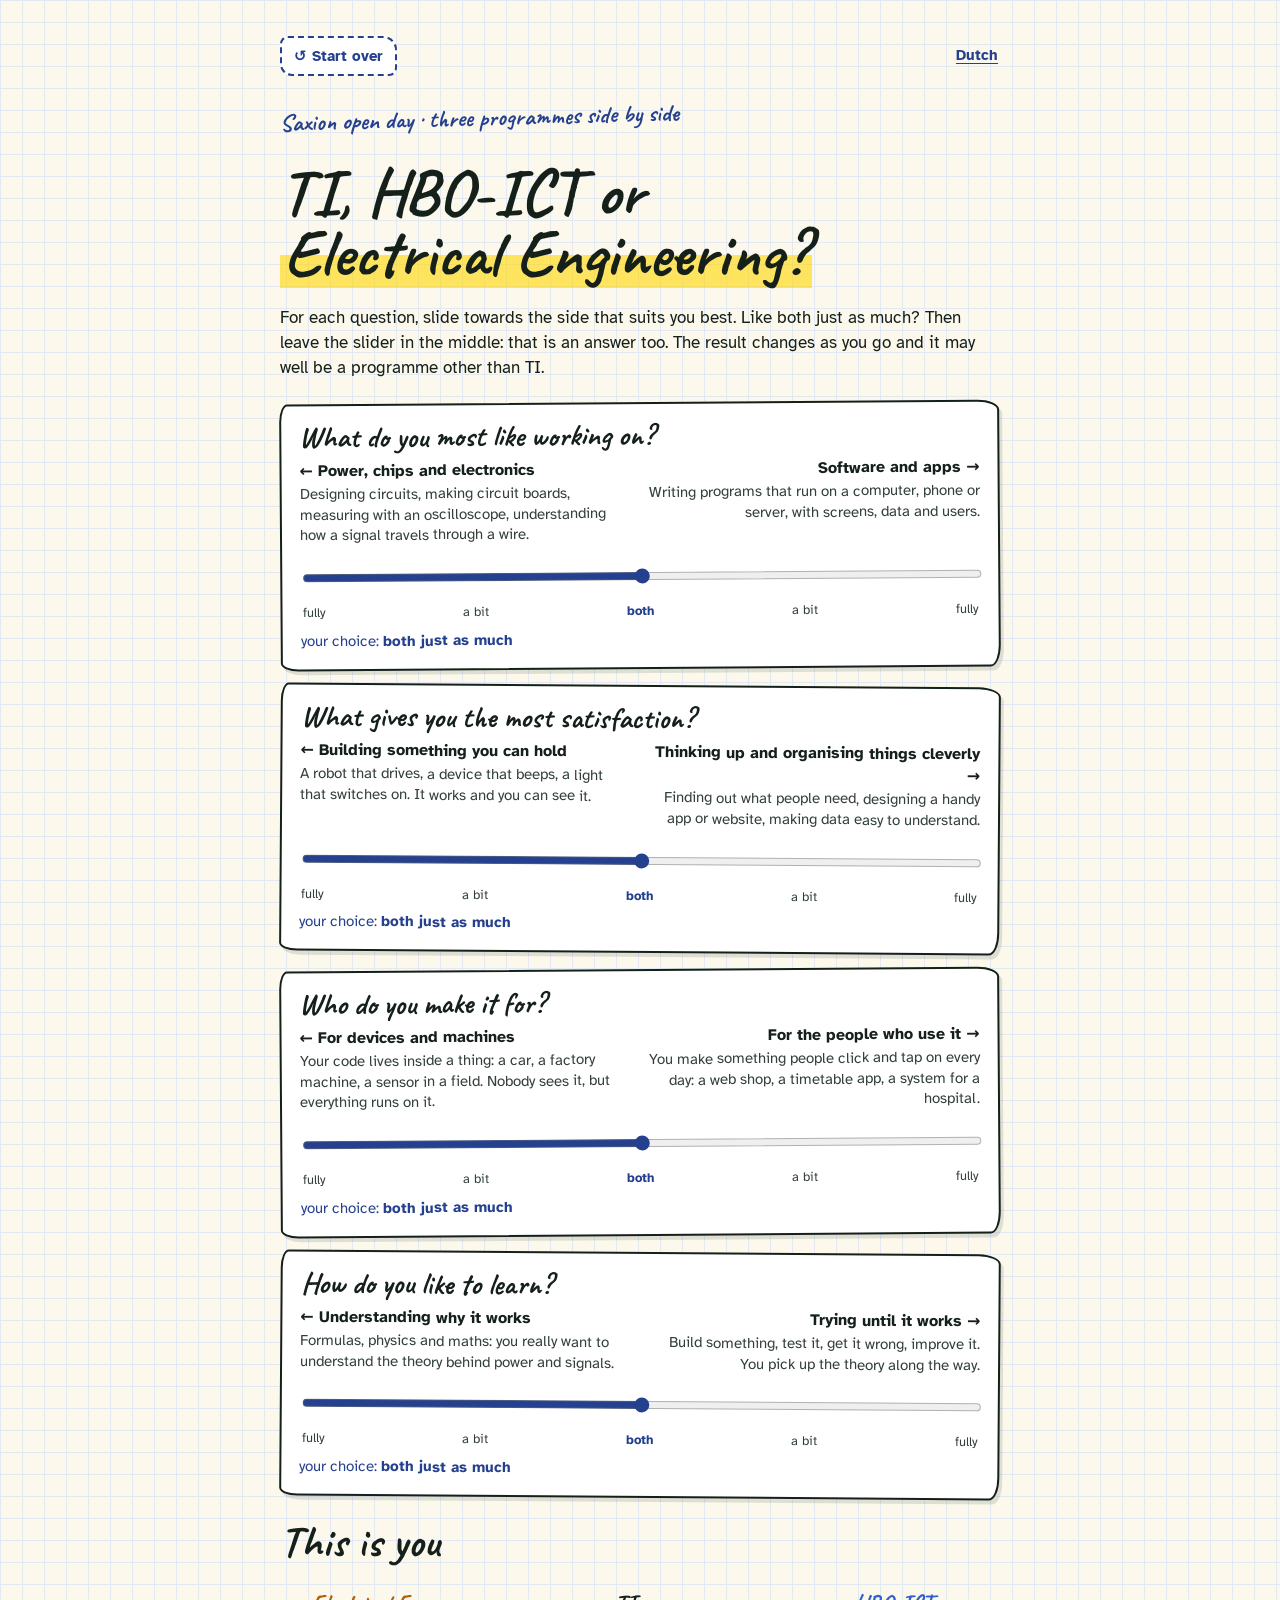
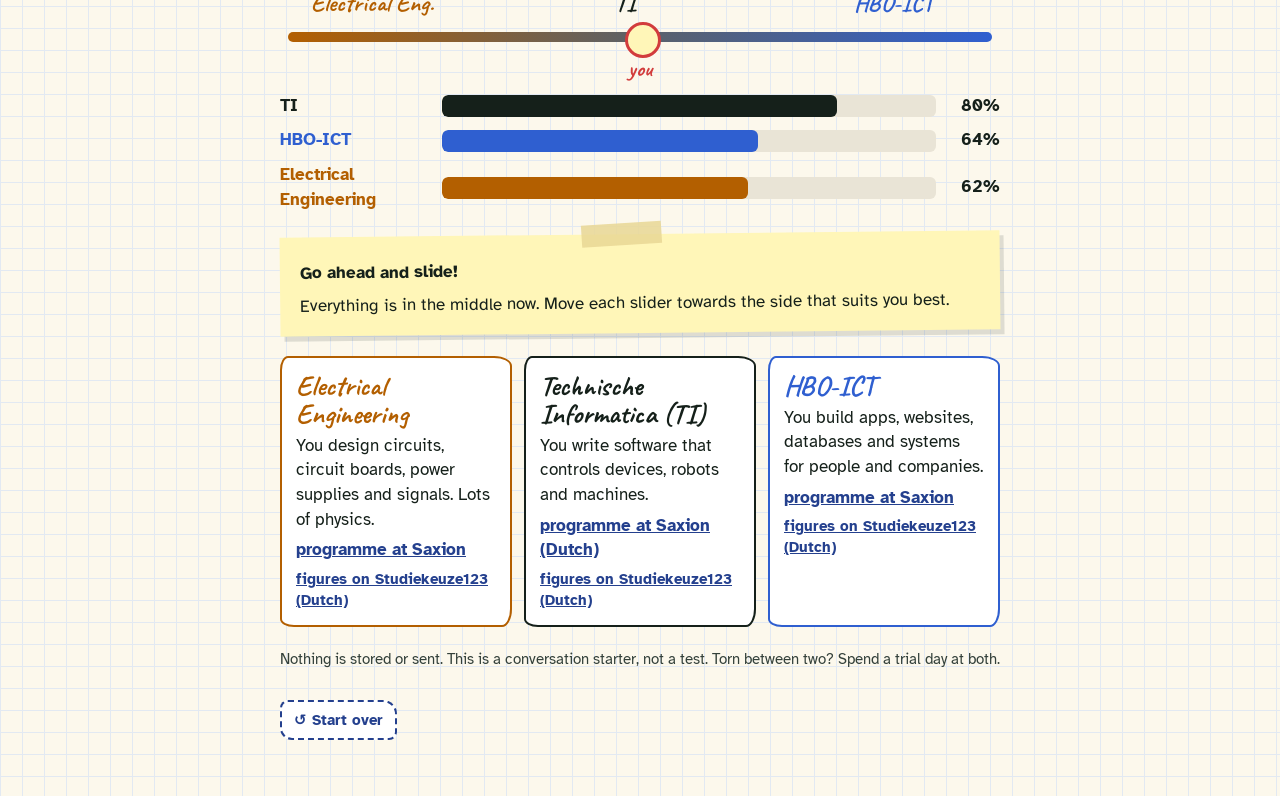
<file: keuzehulp-en.html>
<!doctype html>
<html lang="en">
<head>
<meta charset="utf-8">
<meta name="viewport" content="width=device-width,initial-scale=1,viewport-fit=cover">
<title>TI, HBO-ICT or Electrical Engineering?</title>
<link rel="stylesheet" href="fonts/fonts.css">
</head>
<body>
<style>
/* Layout: schriftblad met vier schuifjes en een live uitslag eronder. Bewust één papieren look. */
:root{
  --paper:#FCF8EC; --grid:#E2E9F2; --ink:#15201A; --ink2:#33403A; --pen:#24408E; --red:#D23C3C;
  --et:#B35F00; --etbg:#FCE5C4; --ti:#15201A; --tibg:#E6E8EA; --ict:#2F5FD0; --ictbg:#DCE6FB;
  --card:#FFFFFF; --note:#FFF6B8; --mark:rgba(255,214,0,.6); --tape:rgba(233,215,150,.85);
  --hand:'Caveat','Segoe Print',cursive; --body:'Atkinson Hyperlegible','Segoe UI',system-ui,sans-serif;
  color-scheme: light;
}
body{background:var(--paper);background-image:linear-gradient(var(--grid) 1px,transparent 1px),linear-gradient(90deg,var(--grid) 1px,transparent 1px);background-size:22px 22px;color:var(--ink);font-family:var(--body);font-size:17px;line-height:1.45;padding-left:max(16px,env(safe-area-inset-left,0px));padding-right:max(16px,env(safe-area-inset-right,0px));padding-block:20px 48px}
.wrap{max-width:720px;margin:0 auto;display:flex;flex-direction:column;gap:22px}
.kick{font-family:var(--hand);font-weight:700;font-size:24px;color:var(--pen);transform:rotate(-1.5deg);transform-origin:left}
h1{margin:0;font-family:var(--hand);font-weight:700;font-size:clamp(42px,10vw,66px);line-height:.92;text-wrap:balance}
h2{margin:0;font-family:var(--hand);font-weight:700;font-size:clamp(32px,8vw,44px);line-height:1;text-wrap:balance}
.hl{background:linear-gradient(transparent 52%,var(--mark) 52%,var(--mark) 92%,transparent 92%);padding:0 4px}
.q{background:var(--card);border:2.5px solid var(--ink);border-radius:8px 22px 10px 18px/18px 10px 22px 8px;padding:16px 18px;display:flex;flex-direction:column;gap:8px;box-shadow:3px 4px 0 rgba(21,32,26,.12)}
.q:nth-child(odd){transform:rotate(-.4deg)} .q:nth-child(even){transform:rotate(.4deg)}
.q label{font-family:var(--hand);font-weight:700;font-size:30px;line-height:1}
.ends{display:flex;justify-content:space-between;gap:16px;font-size:15px;color:var(--ink2)}
.ends span:last-child{text-align:right}
.ends2{display:grid;grid-template-columns:1fr 1fr;gap:16px;font-size:15px;line-height:1.38;color:var(--ink2)}
.ends2 div{display:flex;flex-direction:column;gap:2px;min-width:0}
.ends2 div:last-child{text-align:right}
.ends2 b{color:var(--ink);font-size:16px}
.ticks{display:flex;justify-content:space-between;font-size:13px;color:var(--ink2);margin-top:-6px;padding:0 2px}
.ticks span:nth-child(3){font-weight:700;color:var(--pen)}
.stand{font-size:15px;color:var(--pen)}
input[type=range]{width:100%;height:44px;accent-color:var(--pen);cursor:pointer}
input[type=range]:focus-visible{outline:3px solid var(--pen);outline-offset:2px}
.qs{display:flex;flex-direction:column;gap:16px}
.line{position:relative;height:86px;margin:0 8px}
.line .track{position:absolute;left:0;right:0;top:46px;height:10px;border-radius:5px;background:linear-gradient(90deg,var(--et),#5B6168 50%,var(--ict))}
.line .lab{position:absolute;top:0;transform:translateX(-50%);font-family:var(--hand);font-weight:700;font-size:24px;white-space:nowrap}
.line .you{position:absolute;top:36px;width:30px;height:30px;margin-left:-15px;border-radius:50%;background:var(--note);border:3px solid var(--red);transition:left .25s}
.line .youlab{position:absolute;top:68px;transform:translateX(-50%);font-family:var(--hand);font-weight:700;font-size:22px;color:var(--red);transition:left .25s}
.res{display:flex;flex-direction:column;gap:10px}
.row{display:grid;grid-template-columns:150px 1fr 52px;gap:12px;align-items:center;font-weight:700}
.bar{height:22px;background:#E9E4D6;border-radius:6px;overflow:hidden}
.bar i{display:block;height:100%;border-radius:6px;transition:width .25s}
.pct{font-variant-numeric:tabular-nums;text-align:right}
.verdict{position:relative;background:var(--note);padding:24px 20px 18px;transform:rotate(-.6deg);box-shadow:4px 5px 0 rgba(21,32,26,.13);display:flex;flex-direction:column;gap:8px}
.verdict::before{content:"";position:absolute;top:-11px;left:42%;width:80px;height:22px;background:var(--tape);transform:rotate(-3deg)}
.cards{display:grid;grid-template-columns:repeat(3,minmax(0,1fr));gap:12px}
@media (max-width:640px){.cards{grid-template-columns:1fr}}
.c{background:var(--card);border:2.5px solid;border-radius:8px 18px 10px 14px/14px 10px 18px 8px;padding:14px;display:flex;flex-direction:column;gap:6px;min-width:0}
.c b{font-family:var(--hand);font-size:28px;line-height:1}
.c a{color:var(--pen);font-weight:700}
.small{font-size:14.5px;color:var(--ink2)}
@media (prefers-reduced-motion:reduce){.line .you,.line .youlab,.bar i{transition:none}}
.topbar{display:flex;justify-content:space-between;align-items:center;gap:12px;flex-wrap:wrap}
.reset{font-family:var(--body);font-size:15px;font-weight:700;color:var(--pen);background:var(--card);border:2px dashed var(--pen);border-radius:8px 14px 8px 12px;padding:6px 12px;min-height:40px;cursor:pointer}
.reset:focus-visible,.taal:focus-visible{outline:3px solid var(--pen);outline-offset:3px}
.taal{font-family:var(--body);font-size:15px;font-weight:700;color:var(--pen);text-underline-offset:3px;padding:8px 2px;min-height:40px;display:inline-flex;align-items:center;white-space:nowrap}
.reset-onder{align-self:flex-start;margin-top:8px}
</style>

<main class="wrap">
  <div class="topbar"><button type="button" class="reset">↺ Start over</button><a class="taal" href="keuzehulp.html" lang="nl" hreflang="nl">Dutch</a></div>
  <div class="kick">Saxion open day · three programmes side by side</div>
  <h1>TI, HBO-ICT or <span class="hl">Electrical Engineering?</span></h1>
  <p style="margin:0">For each question, slide towards the side that suits you best. Like both just as much? Then leave the slider in the middle: that is an answer too. The result changes as you go and it may well be a programme other than TI.</p>

  <div class="qs" id="qs"></div>

  <h2>This is you</h2>
  <div class="line" aria-hidden="true">
    <div class="track"></div>
    <span class="lab" style="left:12%;color:var(--et)">Electrical Eng.</span>
    <span class="lab" style="left:48%;color:var(--ti)">TI</span>
    <span class="lab" style="left:86%;color:var(--ict)">HBO-ICT</span>
    <span class="you" id="you"></span>
    <span class="youlab" id="youlab">you</span>
  </div>

  <div class="res" id="res" aria-live="polite"></div>
  <div class="verdict" id="verdict"></div>

  <div class="cards">
    <div class="c" style="border-color:var(--et)"><b style="color:var(--et)">Electrical Engineering</b><span>You design circuits, circuit boards, power supplies and signals. Lots of physics.</span><a href="https://www.saxion.edu/programmes/bachelor/electrical-and-electronic-engineering">programme at Saxion</a><a href="https://www.studiekeuze123.nl/opleidingen/1719-elektrotechniek-saxion-hbo-bachelor" class="small">figures on Studiekeuze123 (Dutch)</a></div>
    <div class="c" style="border-color:var(--ti)"><b>Technische Informatica (TI)</b><span>You write software that controls devices, robots and machines.</span><a href="https://www.saxion.nl/opleidingen/voltijd/bachelor/technische-informatica">programme at Saxion (Dutch)</a><a href="https://www.studiekeuze123.nl/opleidingen/1606-technische-informatica-saxion-hbo-bachelor" class="small">figures on Studiekeuze123 (Dutch)</a></div>
    <div class="c" style="border-color:var(--ict)"><b style="color:var(--ict)">HBO-ICT</b><span>You build apps, websites, databases and systems for people and companies.</span><a href="https://www.saxion.nl/opleidingen/en/fulltime/bachelor/hbo-ict">programme at Saxion</a><a href="https://www.studiekeuze123.nl/opleidingen/1628-ict-saxion-hbo-bachelor" class="small">figures on Studiekeuze123 (Dutch)</a></div>
  </div>
  <p class="small" style="margin:0">Nothing is stored or sent. This is a conversation starter, not a test. Torn between two? Spend a trial day at both.</p>
<button type="button" class="reset reset-onder">↺ Start over</button>
</main>

<script>
const Q=[
 {id:"q1",v:"What do you most like working on?",
  l:"Power, chips and electronics",ld:"Designing circuits, making circuit boards, measuring with an oscilloscope, understanding how a signal travels through a wire.",
  r:"Software and apps",rd:"Writing programs that run on a computer, phone or server, with screens, data and users."},
 {id:"q2",v:"What gives you the most satisfaction?",
  l:"Building something you can hold",ld:"A robot that drives, a device that beeps, a light that switches on. It works and you can see it.",
  r:"Thinking up and organising things cleverly",rd:"Finding out what people need, designing a handy app or website, making data easy to understand."},
 {id:"q3",v:"Who do you make it for?",
  l:"For devices and machines",ld:"Your code lives inside a thing: a car, a factory machine, a sensor in a field. Nobody sees it, but everything runs on it.",
  r:"For the people who use it",rd:"You make something people click and tap on every day: a web shop, a timetable app, a system for a hospital."},
 {id:"q4",v:"How do you like to learn?",
  l:"Understanding why it works",ld:"Formulas, physics and maths: you really want to understand the theory behind power and signals.",
  r:"Trying until it works",rd:"Build something, test it, get it wrong, improve it. You pick up the theory along the way."}
];
const STAND=["fully left","mostly left","a bit left","both just as much","a bit right","mostly right","fully right"];
const O={
 et:{naam:"Electrical Engineering",kleur:"var(--et)",p:[12,30,18,20]},
 ti:{naam:"TI",kleur:"var(--ti)",p:[50,28,30,60]},
 ict:{naam:"HBO-ICT",kleur:"var(--ict)",p:[88,70,85,68]}
};
const TEKST={
 et:"You want to know what goes on inside the chip and the wire. Do take a look at Electrical Engineering. Is programming that chip the part you like best? Then TI suits you too.",
 ti:"You want to program and see something move. That is exactly Technische Informatica: software that controls real things.",
 ict:"You mainly want to build software for people and organisations. Then HBO-ICT probably suits you better. We are happy to say so. Do take a look there too."
};
const qs=document.getElementById('qs');
qs.innerHTML=Q.map(q=>`<div class="q"><label for="${q.id}">${q.v}</label>
<div class="ends2"><div><b>← ${q.l}</b><span>${q.ld}</span></div><div><b>${q.r} →</b><span>${q.rd}</span></div></div>
<input type="range" id="${q.id}" min="0" max="100" step="1" value="50" aria-describedby="${q.id}-s">
<div class="ticks" aria-hidden="true"><span>fully</span><span>a bit</span><span>both</span><span>a bit</span><span>fully</span></div>
<div class="stand" id="${q.id}-s">your choice: <b>both just as much</b></div></div>`).join('');
function upd(){
  const v=Q.map(q=>+document.getElementById(q.id).value);
  Q.forEach((q,i)=>{const s=STAND[Math.round(v[i]/100*6)]; const side=v[i]<50?q.l.toLowerCase():v[i]>50?q.r.toLowerCase():''; document.getElementById(q.id+'-s').innerHTML='your choice: <b>'+(side&&s!=="both just as much"?s.replace(/ (left|right)$/,'')+': '+side:'both just as much')+'</b>';});
  const score={};
  for(const k in O){ const d=Math.sqrt(O[k].p.reduce((s,p,i)=>s+(p-v[i])**2,0)/4); score[k]=Math.max(0,Math.round(100-d*1.25)); }
  const order=Object.keys(O).sort((a,b)=>score[b]-score[a]);
  document.getElementById('res').innerHTML=order.map(k=>`<div class="row"><span style="color:${O[k].kleur}">${O[k].naam}</span><span class="bar"><i style="width:${score[k]}%;background:${O[k].kleur}"></i></span><span class="pct">${score[k]}%</span></div>`).join('');
  const x=Math.min(96,Math.max(4,(v[0]*0.6+v[2]*0.4)));
  document.getElementById('you').style.left=x+'%'; document.getElementById('youlab').style.left=x+'%';
  const [a,b]=order; let t;
  if(v.every(n=>n===50)) t="<b>Go ahead and slide!</b> Everything is in the middle now. Move each slider towards the side that suits you best.";
  else if(score[a]-score[b]<6) t=`<b>You are somewhere between ${O[a].naam} and ${O[b].naam}.</b> That is fine, many people are. Ask a student from each what they do on an ordinary day.`;
  else t=`<b>Your best match: ${O[a].naam}.</b> ${TEKST[a]}`;
  document.getElementById('verdict').innerHTML=t;
}
qs.addEventListener('input',upd); upd();
</script>
<script>
window.resetPagina=()=>{ document.querySelectorAll('#qs input[type=range]').forEach(r=>r.value=50); upd(); };
/* opnieuw beginnen voor de volgende bezoeker; taalwissel houdt kiosk-instellingen vast */
if('scrollRestoration' in history) history.scrollRestoration='manual';
document.querySelectorAll('a.taal').forEach(a=>{ if(location.search) a.href=a.getAttribute('href')+location.search; });
document.querySelectorAll('.reset').forEach(b=>b.addEventListener('click',()=>{
  if(typeof window.resetPagina==='function'){ window.resetPagina(); window.scrollTo(0,0); }
  else location.replace(location.pathname+location.search);
}));
</script>
</body>
</html>
</file>
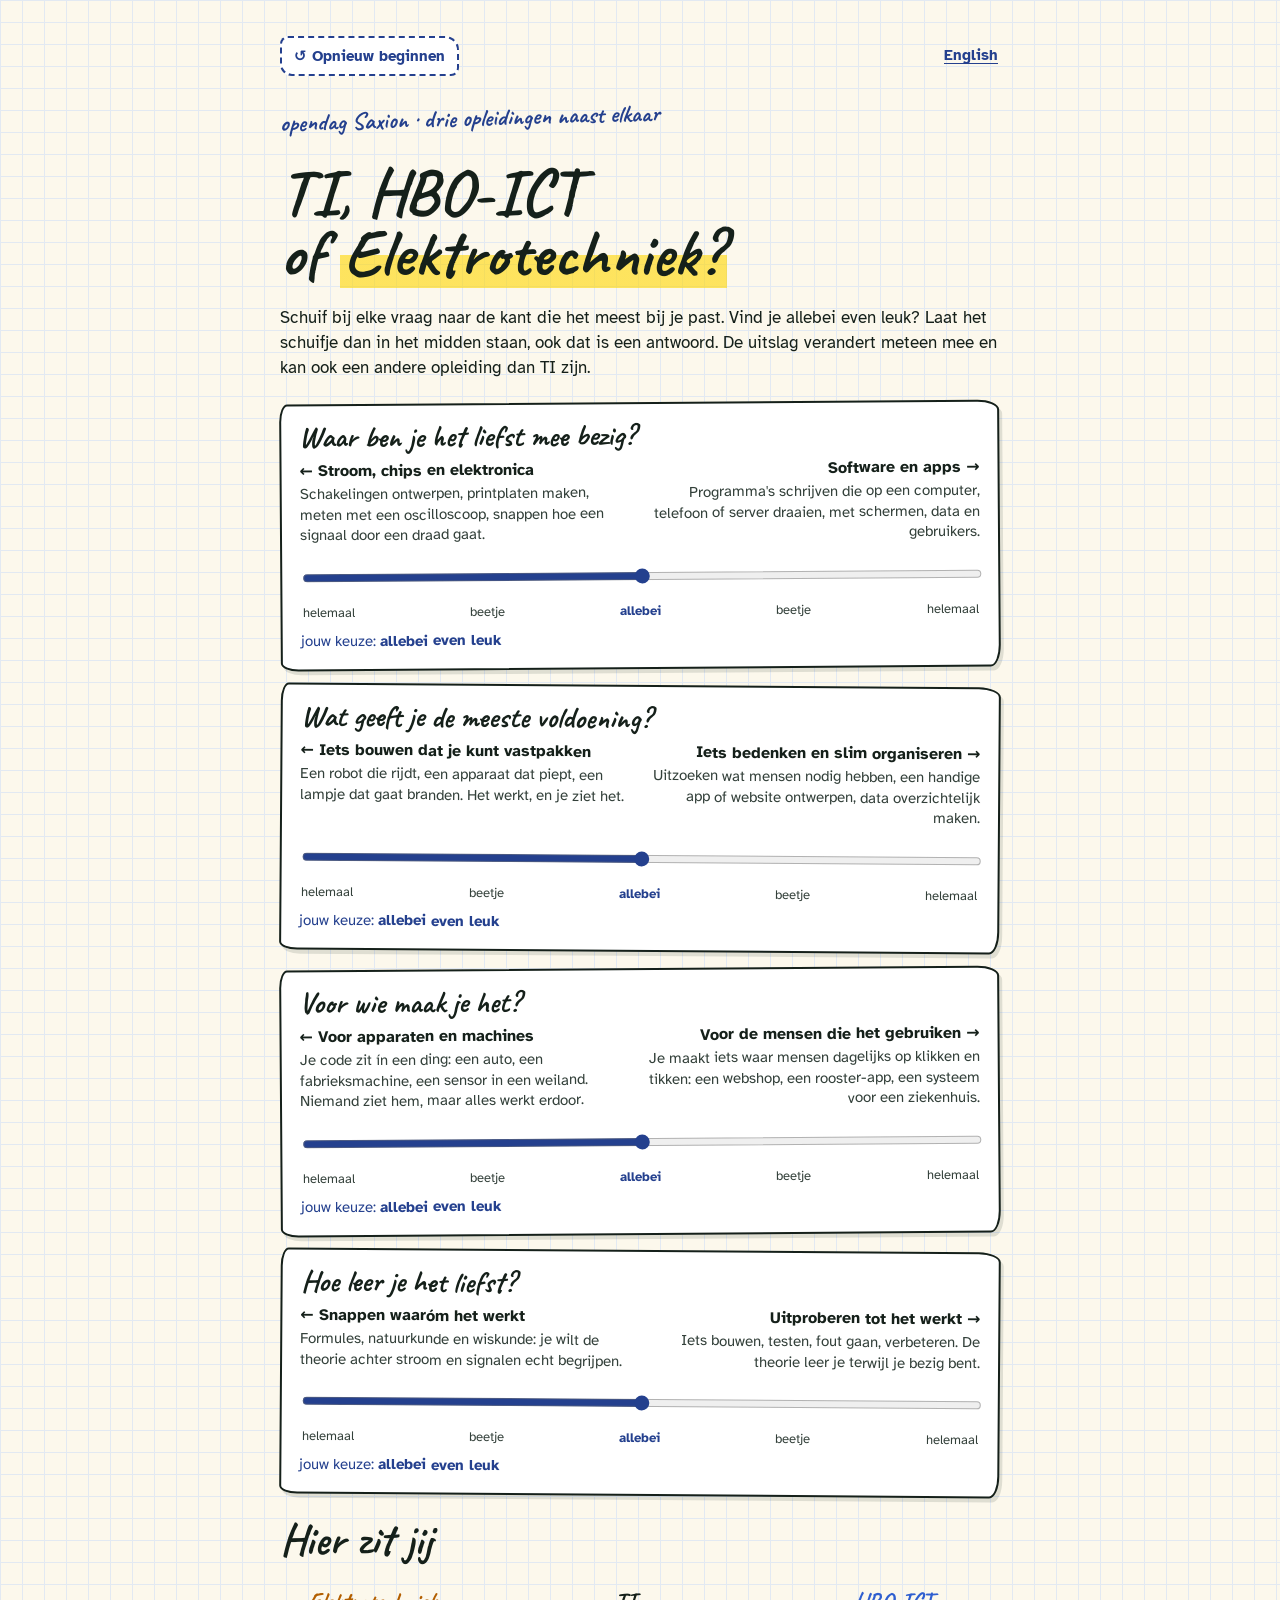
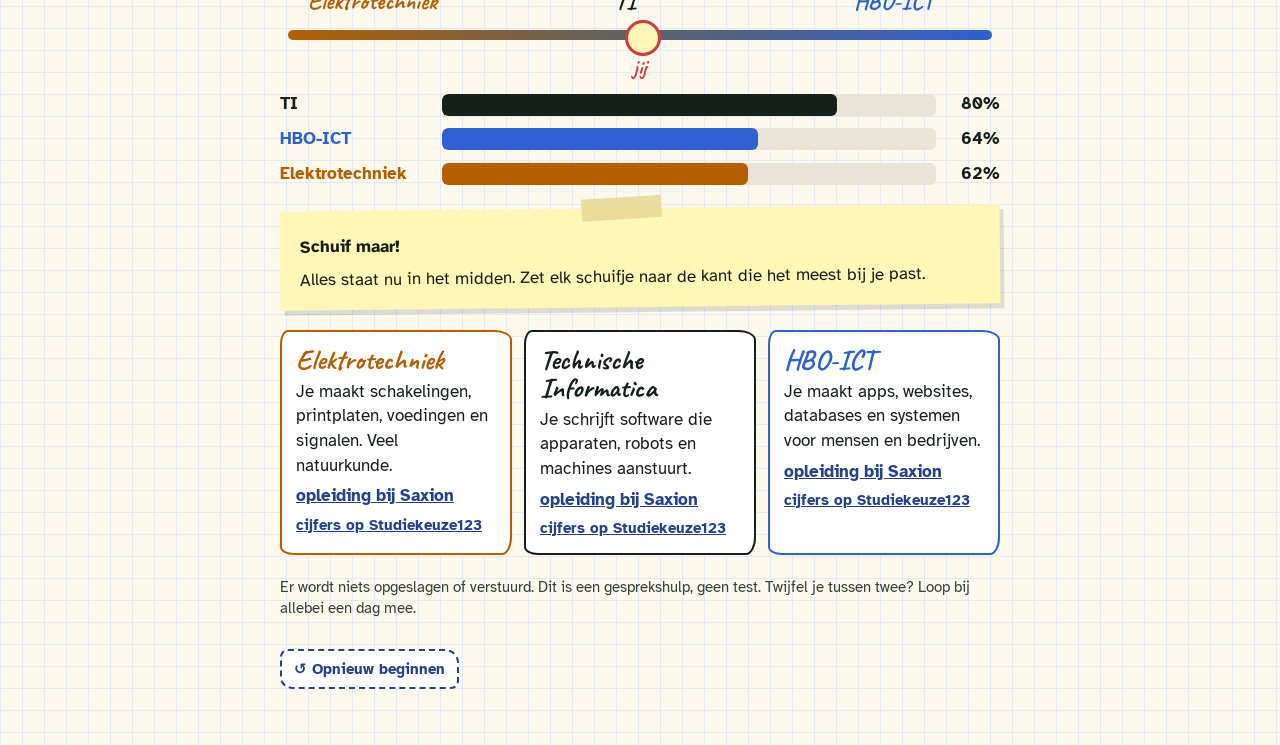
<file: keuzehulp.html>
<!doctype html>
<html lang="nl">
<head>
<meta charset="utf-8">
<meta name="viewport" content="width=device-width,initial-scale=1,viewport-fit=cover">
<title>TI, HBO-ICT of Elektrotechniek?</title>
<link rel="stylesheet" href="fonts/fonts.css">
</head>
<body>
<style>
/* Layout: schriftblad met vier schuifjes en een live uitslag eronder. Bewust één papieren look. */
:root{
  --paper:#FCF8EC; --grid:#E2E9F2; --ink:#15201A; --ink2:#33403A; --pen:#24408E; --red:#D23C3C;
  --et:#B35F00; --etbg:#FCE5C4; --ti:#15201A; --tibg:#E6E8EA; --ict:#2F5FD0; --ictbg:#DCE6FB;
  --card:#FFFFFF; --note:#FFF6B8; --mark:rgba(255,214,0,.6); --tape:rgba(233,215,150,.85);
  --hand:'Caveat','Segoe Print',cursive; --body:'Atkinson Hyperlegible','Segoe UI',system-ui,sans-serif;
  color-scheme: light;
}
body{background:var(--paper);background-image:linear-gradient(var(--grid) 1px,transparent 1px),linear-gradient(90deg,var(--grid) 1px,transparent 1px);background-size:22px 22px;color:var(--ink);font-family:var(--body);font-size:17px;line-height:1.45;padding-left:max(16px,env(safe-area-inset-left,0px));padding-right:max(16px,env(safe-area-inset-right,0px));padding-block:20px 48px}
.wrap{max-width:720px;margin:0 auto;display:flex;flex-direction:column;gap:22px}
.kick{font-family:var(--hand);font-weight:700;font-size:24px;color:var(--pen);transform:rotate(-1.5deg);transform-origin:left}
h1{margin:0;font-family:var(--hand);font-weight:700;font-size:clamp(42px,10vw,66px);line-height:.92;text-wrap:balance}
h2{margin:0;font-family:var(--hand);font-weight:700;font-size:clamp(32px,8vw,44px);line-height:1;text-wrap:balance}
.hl{background:linear-gradient(transparent 52%,var(--mark) 52%,var(--mark) 92%,transparent 92%);padding:0 4px}
.q{background:var(--card);border:2.5px solid var(--ink);border-radius:8px 22px 10px 18px/18px 10px 22px 8px;padding:16px 18px;display:flex;flex-direction:column;gap:8px;box-shadow:3px 4px 0 rgba(21,32,26,.12)}
.q:nth-child(odd){transform:rotate(-.4deg)} .q:nth-child(even){transform:rotate(.4deg)}
.q label{font-family:var(--hand);font-weight:700;font-size:30px;line-height:1}
.ends{display:flex;justify-content:space-between;gap:16px;font-size:15px;color:var(--ink2)}
.ends span:last-child{text-align:right}
.ends2{display:grid;grid-template-columns:1fr 1fr;gap:16px;font-size:15px;line-height:1.38;color:var(--ink2)}
.ends2 div{display:flex;flex-direction:column;gap:2px;min-width:0}
.ends2 div:last-child{text-align:right}
.ends2 b{color:var(--ink);font-size:16px}
.ticks{display:flex;justify-content:space-between;font-size:13px;color:var(--ink2);margin-top:-6px;padding:0 2px}
.ticks span:nth-child(3){font-weight:700;color:var(--pen)}
.stand{font-size:15px;color:var(--pen)}
input[type=range]{width:100%;height:44px;accent-color:var(--pen);cursor:pointer}
input[type=range]:focus-visible{outline:3px solid var(--pen);outline-offset:2px}
.qs{display:flex;flex-direction:column;gap:16px}
.line{position:relative;height:86px;margin:0 8px}
.line .track{position:absolute;left:0;right:0;top:46px;height:10px;border-radius:5px;background:linear-gradient(90deg,var(--et),#5B6168 50%,var(--ict))}
.line .lab{position:absolute;top:0;transform:translateX(-50%);font-family:var(--hand);font-weight:700;font-size:24px;white-space:nowrap}
.line .you{position:absolute;top:36px;width:30px;height:30px;margin-left:-15px;border-radius:50%;background:var(--note);border:3px solid var(--red);transition:left .25s}
.line .youlab{position:absolute;top:68px;transform:translateX(-50%);font-family:var(--hand);font-weight:700;font-size:22px;color:var(--red);transition:left .25s}
.res{display:flex;flex-direction:column;gap:10px}
.row{display:grid;grid-template-columns:150px 1fr 52px;gap:12px;align-items:center;font-weight:700}
.bar{height:22px;background:#E9E4D6;border-radius:6px;overflow:hidden}
.bar i{display:block;height:100%;border-radius:6px;transition:width .25s}
.pct{font-variant-numeric:tabular-nums;text-align:right}
.verdict{position:relative;background:var(--note);padding:24px 20px 18px;transform:rotate(-.6deg);box-shadow:4px 5px 0 rgba(21,32,26,.13);display:flex;flex-direction:column;gap:8px}
.verdict::before{content:"";position:absolute;top:-11px;left:42%;width:80px;height:22px;background:var(--tape);transform:rotate(-3deg)}
.cards{display:grid;grid-template-columns:repeat(3,minmax(0,1fr));gap:12px}
@media (max-width:640px){.cards{grid-template-columns:1fr}}
.c{background:var(--card);border:2.5px solid;border-radius:8px 18px 10px 14px/14px 10px 18px 8px;padding:14px;display:flex;flex-direction:column;gap:6px;min-width:0}
.c b{font-family:var(--hand);font-size:28px;line-height:1}
.c a{color:var(--pen);font-weight:700}
.small{font-size:14.5px;color:var(--ink2)}
@media (prefers-reduced-motion:reduce){.line .you,.line .youlab,.bar i{transition:none}}
.topbar{display:flex;justify-content:space-between;align-items:center;gap:12px;flex-wrap:wrap}
.reset{font-family:var(--body);font-size:15px;font-weight:700;color:var(--pen);background:var(--card);border:2px dashed var(--pen);border-radius:8px 14px 8px 12px;padding:6px 12px;min-height:40px;cursor:pointer}
.reset:focus-visible,.taal:focus-visible{outline:3px solid var(--pen);outline-offset:3px}
.taal{font-family:var(--body);font-size:15px;font-weight:700;color:var(--pen);text-underline-offset:3px;padding:8px 2px;min-height:40px;display:inline-flex;align-items:center;white-space:nowrap}
.reset-onder{align-self:flex-start;margin-top:8px}
</style>

<main class="wrap">
  <div class="topbar"><button type="button" class="reset">↺ Opnieuw beginnen</button><a class="taal" href="keuzehulp-en.html" lang="en" hreflang="en">English</a></div>
  <div class="kick">opendag Saxion · drie opleidingen naast elkaar</div>
  <h1>TI, HBO-ICT of <span class="hl">Elektrotechniek?</span></h1>
  <p style="margin:0">Schuif bij elke vraag naar de kant die het meest bij je past. Vind je allebei even leuk? Laat het schuifje dan in het midden staan, ook dat is een antwoord. De uitslag verandert meteen mee en kan ook een andere opleiding dan TI zijn.</p>

  <div class="qs" id="qs"></div>

  <h2>Hier zit jij</h2>
  <div class="line" aria-hidden="true">
    <div class="track"></div>
    <span class="lab" style="left:12%;color:var(--et)">Elektrotechniek</span>
    <span class="lab" style="left:48%;color:var(--ti)">TI</span>
    <span class="lab" style="left:86%;color:var(--ict)">HBO-ICT</span>
    <span class="you" id="you"></span>
    <span class="youlab" id="youlab">jij</span>
  </div>

  <div class="res" id="res" aria-live="polite"></div>
  <div class="verdict" id="verdict"></div>

  <div class="cards">
    <div class="c" style="border-color:var(--et)"><b style="color:var(--et)">Elektrotechniek</b><span>Je maakt schakelingen, printplaten, voedingen en signalen. Veel natuurkunde.</span><a href="https://www.saxion.edu/programmes/bachelor/electrical-and-electronic-engineering">opleiding bij Saxion</a><a href="https://www.studiekeuze123.nl/opleidingen/1719-elektrotechniek-saxion-hbo-bachelor" class="small">cijfers op Studiekeuze123</a></div>
    <div class="c" style="border-color:var(--ti)"><b>Technische Informatica</b><span>Je schrijft software die apparaten, robots en machines aanstuurt.</span><a href="https://www.saxion.nl/opleidingen/voltijd/bachelor/technische-informatica">opleiding bij Saxion</a><a href="https://www.studiekeuze123.nl/opleidingen/1606-technische-informatica-saxion-hbo-bachelor" class="small">cijfers op Studiekeuze123</a></div>
    <div class="c" style="border-color:var(--ict)"><b style="color:var(--ict)">HBO-ICT</b><span>Je maakt apps, websites, databases en systemen voor mensen en bedrijven.</span><a href="https://www.saxion.nl/opleidingen/en/fulltime/bachelor/hbo-ict">opleiding bij Saxion</a><a href="https://www.studiekeuze123.nl/opleidingen/1628-ict-saxion-hbo-bachelor" class="small">cijfers op Studiekeuze123</a></div>
  </div>
  <p class="small" style="margin:0">Er wordt niets opgeslagen of verstuurd. Dit is een gesprekshulp, geen test. Twijfel je tussen twee? Loop bij allebei een dag mee.</p>
<button type="button" class="reset reset-onder">↺ Opnieuw beginnen</button>
</main>

<script>
const Q=[
 {id:"q1",v:"Waar ben je het liefst mee bezig?",
  l:"Stroom, chips en elektronica",ld:"Schakelingen ontwerpen, printplaten maken, meten met een oscilloscoop, snappen hoe een signaal door een draad gaat.",
  r:"Software en apps",rd:"Programma's schrijven die op een computer, telefoon of server draaien, met schermen, data en gebruikers."},
 {id:"q2",v:"Wat geeft je de meeste voldoening?",
  l:"Iets bouwen dat je kunt vastpakken",ld:"Een robot die rijdt, een apparaat dat piept, een lampje dat gaat branden. Het werkt, en je ziet het.",
  r:"Iets bedenken en slim organiseren",rd:"Uitzoeken wat mensen nodig hebben, een handige app of website ontwerpen, data overzichtelijk maken."},
 {id:"q3",v:"Voor wie maak je het?",
  l:"Voor apparaten en machines",ld:"Je code zit ín een ding: een auto, een fabrieksmachine, een sensor in een weiland. Niemand ziet hem, maar alles werkt erdoor.",
  r:"Voor de mensen die het gebruiken",rd:"Je maakt iets waar mensen dagelijks op klikken en tikken: een webshop, een rooster-app, een systeem voor een ziekenhuis."},
 {id:"q4",v:"Hoe leer je het liefst?",
  l:"Snappen waaróm het werkt",ld:"Formules, natuurkunde en wiskunde: je wilt de theorie achter stroom en signalen echt begrijpen.",
  r:"Uitproberen tot het werkt",rd:"Iets bouwen, testen, fout gaan, verbeteren. De theorie leer je terwijl je bezig bent."}
];
const STAND=["helemaal links","vooral links","een beetje links","allebei even leuk","een beetje rechts","vooral rechts","helemaal rechts"];
const O={
 et:{naam:"Elektrotechniek",kleur:"var(--et)",p:[12,30,18,20]},
 ti:{naam:"TI",kleur:"var(--ti)",p:[50,28,30,60]},
 ict:{naam:"HBO-ICT",kleur:"var(--ict)",p:[88,70,85,68]}
};
const TEKST={
 et:"Je wilt weten wat er ín de chip en de draad gebeurt. Kijk zeker bij Elektrotechniek. Vind je het programmeren van die chip het leukste deel? Dan zit je bij TI ook goed.",
 ti:"Jij wilt programmeren én zien dat er iets beweegt. Dat is precies Technische Informatica: software die echte dingen aanstuurt.",
 ict:"Jij wilt vooral software maken voor mensen en organisaties. Dan past HBO-ICT waarschijnlijk beter. Dat zeggen we gewoon eerlijk. Kijk zeker ook daar."
};
const qs=document.getElementById('qs');
qs.innerHTML=Q.map(q=>`<div class="q"><label for="${q.id}">${q.v}</label>
<div class="ends2"><div><b>← ${q.l}</b><span>${q.ld}</span></div><div><b>${q.r} →</b><span>${q.rd}</span></div></div>
<input type="range" id="${q.id}" min="0" max="100" step="1" value="50" aria-describedby="${q.id}-s">
<div class="ticks" aria-hidden="true"><span>helemaal</span><span>beetje</span><span>allebei</span><span>beetje</span><span>helemaal</span></div>
<div class="stand" id="${q.id}-s">jouw keuze: <b>allebei even leuk</b></div></div>`).join('');
function upd(){
  const v=Q.map(q=>+document.getElementById(q.id).value);
  Q.forEach((q,i)=>{const s=STAND[Math.round(v[i]/100*6)]; const side=v[i]<50?q.l.toLowerCase():v[i]>50?q.r.toLowerCase():''; document.getElementById(q.id+'-s').innerHTML='jouw keuze: <b>'+(side&&s!=="allebei even leuk"?s.replace(/ (links|rechts)$/,'')+': '+side:'allebei even leuk')+'</b>';});
  const score={};
  for(const k in O){ const d=Math.sqrt(O[k].p.reduce((s,p,i)=>s+(p-v[i])**2,0)/4); score[k]=Math.max(0,Math.round(100-d*1.25)); }
  const order=Object.keys(O).sort((a,b)=>score[b]-score[a]);
  document.getElementById('res').innerHTML=order.map(k=>`<div class="row"><span style="color:${O[k].kleur}">${O[k].naam}</span><span class="bar"><i style="width:${score[k]}%;background:${O[k].kleur}"></i></span><span class="pct">${score[k]}%</span></div>`).join('');
  const x=Math.min(96,Math.max(4,(v[0]*0.6+v[2]*0.4)));
  document.getElementById('you').style.left=x+'%'; document.getElementById('youlab').style.left=x+'%';
  const [a,b]=order; let t;
  if(v.every(n=>n===50)) t="<b>Schuif maar!</b> Alles staat nu in het midden. Zet elk schuifje naar de kant die het meest bij je past.";
  else if(score[a]-score[b]<6) t=`<b>Je zit tussen ${O[a].naam} en ${O[b].naam} in.</b> Prima, dat hebben veel mensen. Vraag hier een student van allebei wat ze op een gewone dag doen.`;
  else t=`<b>Jouw beste match: ${O[a].naam}.</b> ${TEKST[a]}`;
  document.getElementById('verdict').innerHTML=t;
}
qs.addEventListener('input',upd); upd();
</script>
<script>
window.resetPagina=()=>{ document.querySelectorAll('#qs input[type=range]').forEach(r=>r.value=50); upd(); };
/* opnieuw beginnen voor de volgende bezoeker; taalwissel houdt kiosk-instellingen vast */
if('scrollRestoration' in history) history.scrollRestoration='manual';
document.querySelectorAll('a.taal').forEach(a=>{ if(location.search) a.href=a.getAttribute('href')+location.search; });
document.querySelectorAll('.reset').forEach(b=>b.addEventListener('click',()=>{
  if(typeof window.resetPagina==='function'){ window.resetPagina(); window.scrollTo(0,0); }
  else location.replace(location.pathname+location.search);
}));
</script>
</body>
</html>
</file>
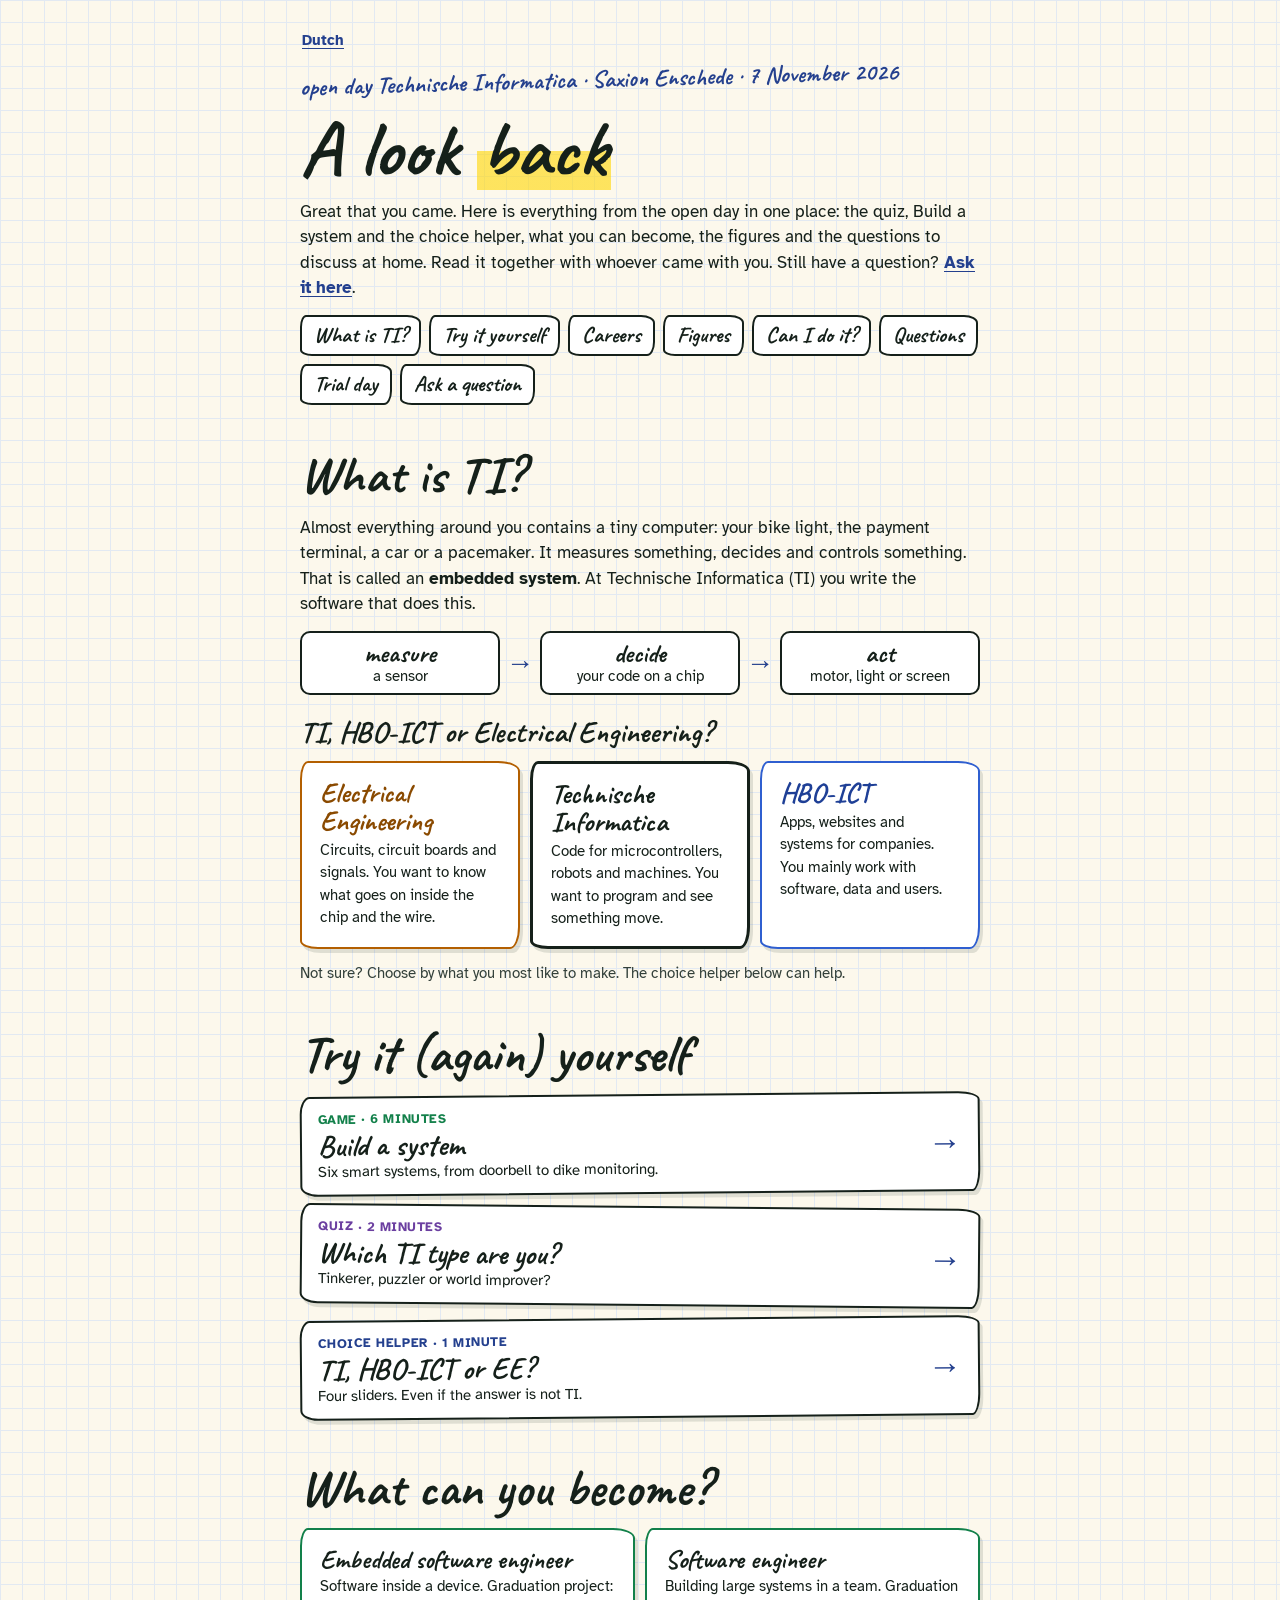
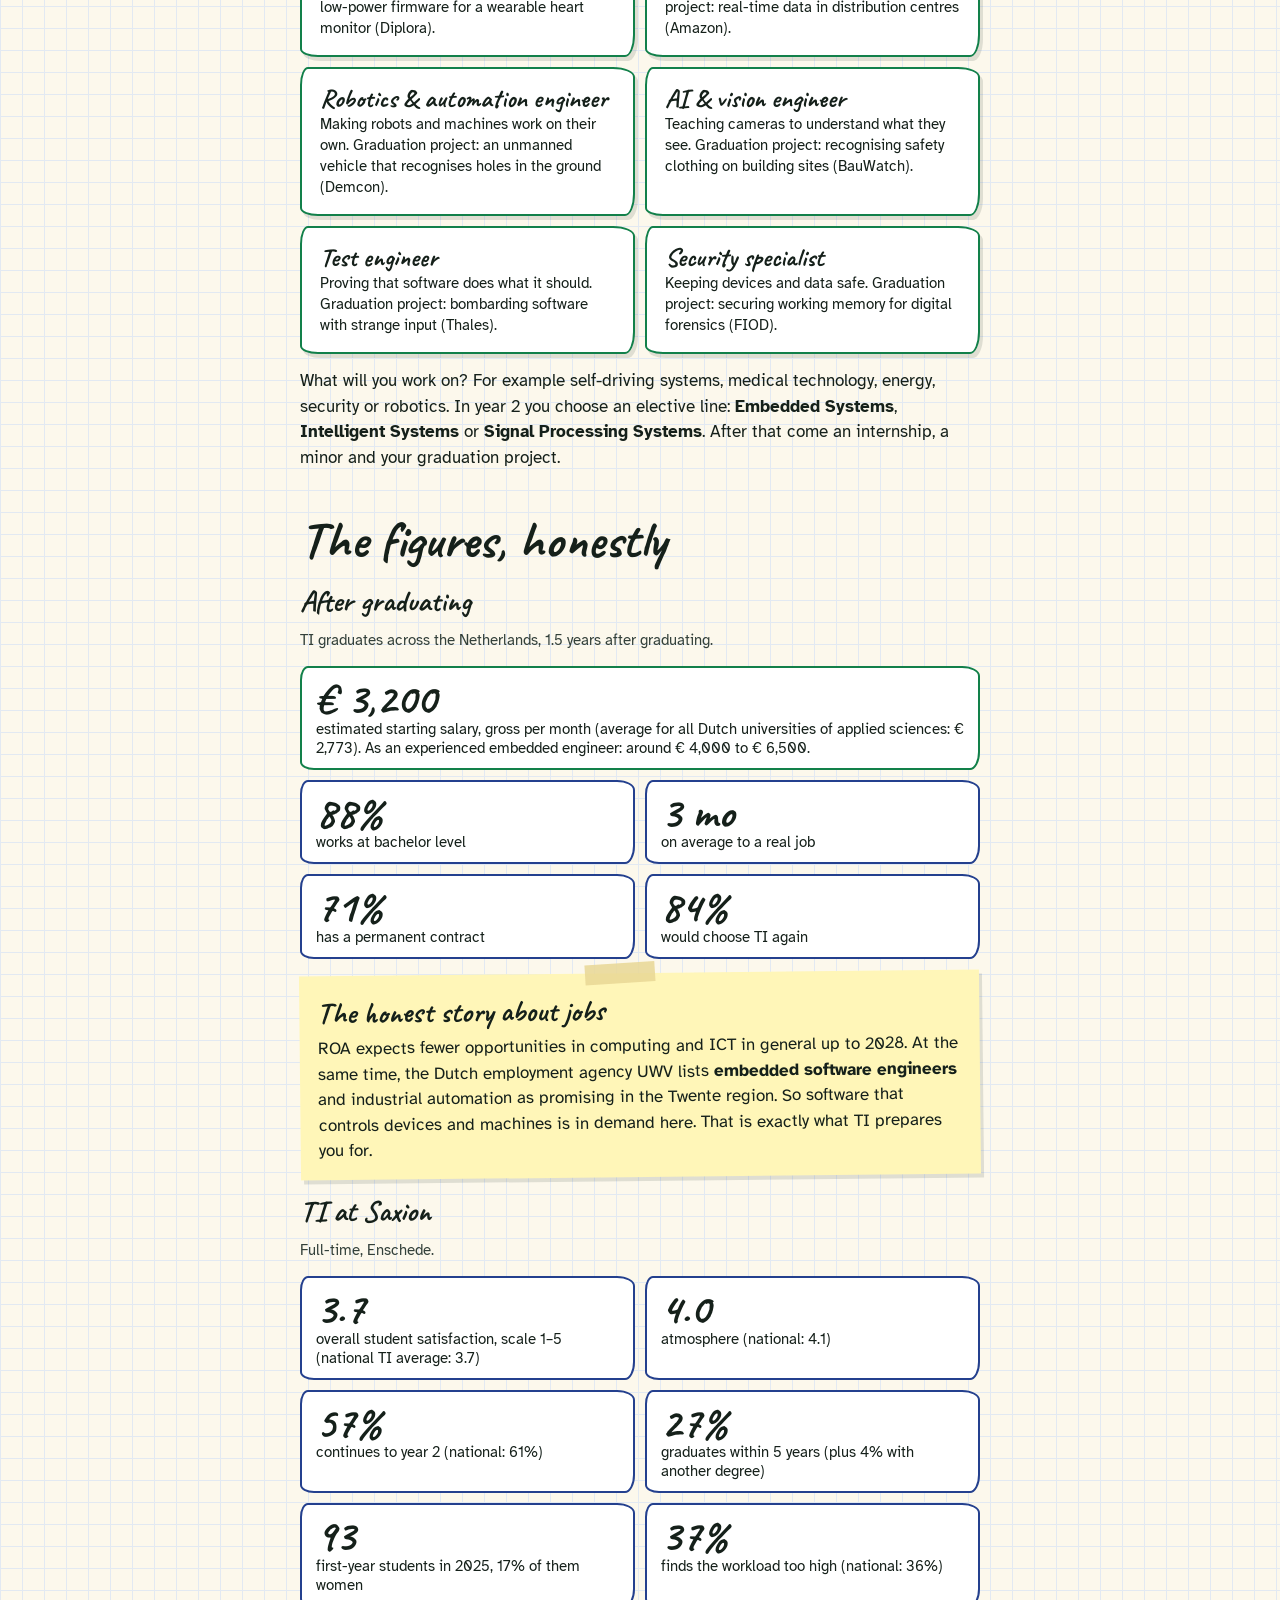
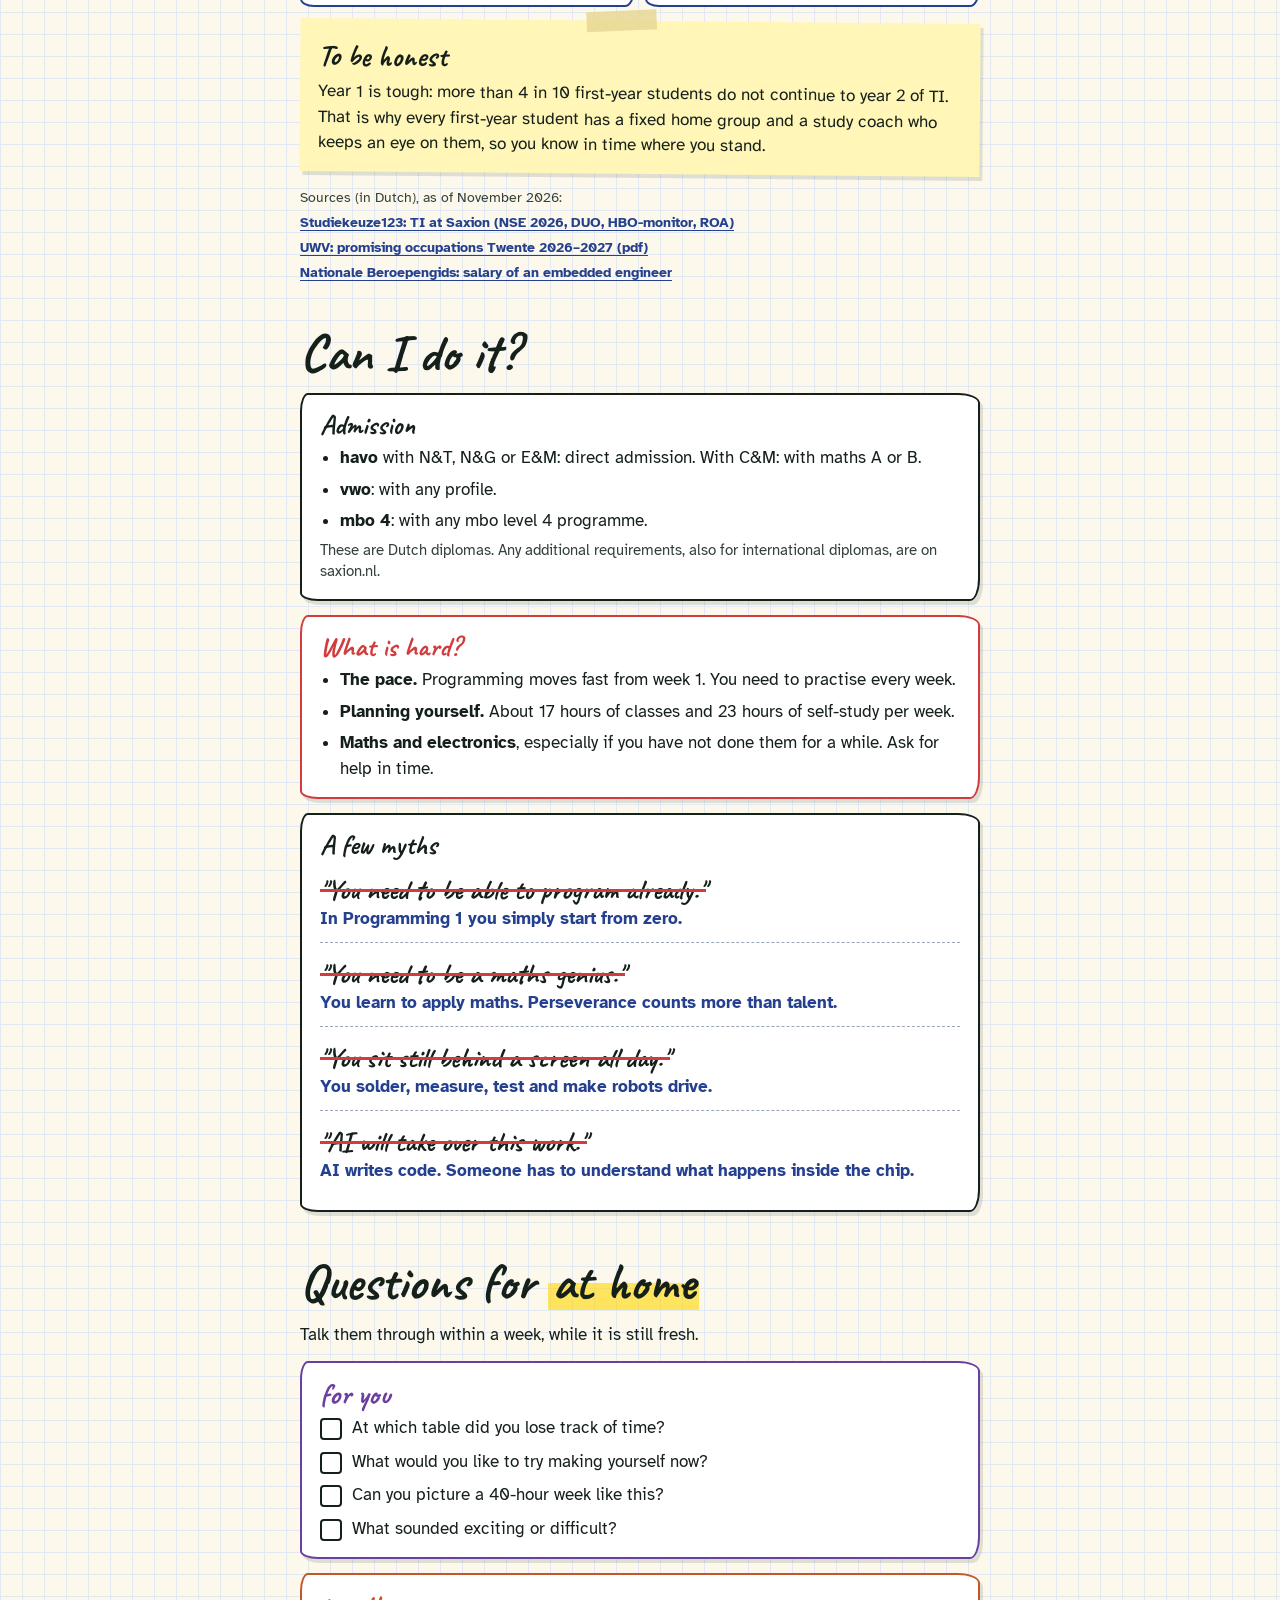
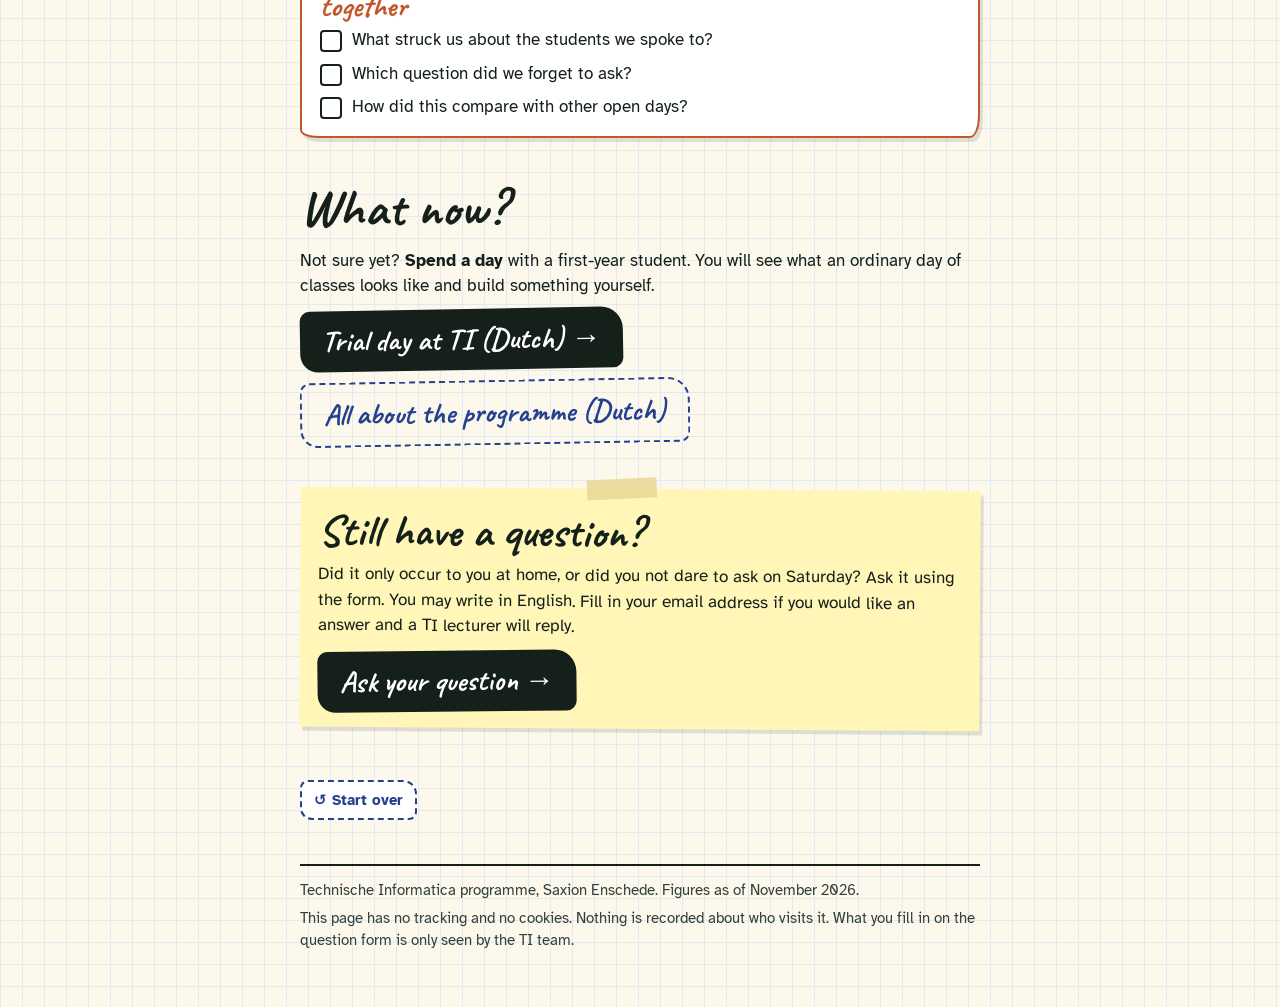
<file: samenvatting-en.html>
<!doctype html>
<html lang="en">
<head>
<meta charset="utf-8">
<meta name="viewport" content="width=device-width,initial-scale=1,viewport-fit=cover">
<title>TI open day · a look back</title>
<meta name="description" content="Summary of the Technische Informatica open day at Saxion Enschede, 7 November 2026.">
<link rel="stylesheet" href="fonts/fonts.css">
<style>
/* Layout: één schriftblad om op de telefoon door te scrollen. Zelfde papieren stijl als de posters op de opendag. */
:root{
  --paper:#FCF8EC; --grid:#E2E9F2; --ink:#15201A; --ink2:#33403A; --pen:#24408E; --red:#D23C3C;
  --ok:#12804A; --okbg:#EEF8F1; --et:#B35F00; --ict:#2F5FD0; --paars:#6B3FA0;
  --card:#FFFFFF; --note:#FFF6B8; --mark:rgba(255,214,0,.6); --tape:rgba(233,215,150,.85);
  --hand:'Caveat','Segoe Print',cursive; --body:'Atkinson Hyperlegible','Segoe UI',system-ui,sans-serif;
  color-scheme:light;
}
*{box-sizing:border-box}
html{scroll-behavior:smooth}
@media (prefers-reduced-motion:reduce){html{scroll-behavior:auto}}
body{margin:0;background:var(--paper);background-image:linear-gradient(var(--grid) 1px,transparent 1px),linear-gradient(90deg,var(--grid) 1px,transparent 1px);background-size:22px 22px;color:var(--ink);font-family:var(--body);font-size:17px;line-height:1.5;padding:20px max(16px,env(safe-area-inset-right,0px)) 56px max(16px,env(safe-area-inset-left,0px))}
.wrap{max-width:680px;margin:0 auto;display:flex;flex-direction:column;gap:44px}
section{display:flex;flex-direction:column;gap:14px;scroll-margin-top:12px}
.kick{font-family:var(--hand);font-weight:700;font-size:24px;color:var(--pen);transform:rotate(-1.5deg);transform-origin:left;line-height:1.1}
h1{margin:0;font-family:var(--hand);font-weight:700;font-size:clamp(50px,13vw,78px);line-height:.9;text-wrap:balance}
h2{margin:0;font-family:var(--hand);font-weight:700;font-size:clamp(38px,9.5vw,52px);line-height:1;text-wrap:balance}
h3{margin:0;font-family:var(--hand);font-weight:700;font-size:30px;line-height:1}
p{margin:0}
.hl{background:linear-gradient(transparent 52%,var(--mark) 52%,var(--mark) 92%,transparent 92%);padding:0 4px}
a{color:var(--pen);font-weight:700;text-underline-offset:3px}
a:focus-visible{outline:3px solid var(--pen);outline-offset:3px;border-radius:4px}
.small{font-size:14.5px;color:var(--ink2)}
.toc{display:flex;flex-wrap:wrap;gap:8px}
.toc a{font-family:var(--hand);font-size:22px;text-decoration:none;color:var(--ink);background:var(--card);border:2px solid var(--ink);border-radius:6px 14px 8px 12px/12px 8px 14px 6px;padding:2px 12px;min-height:40px;display:inline-flex;align-items:center}
.card{background:var(--card);border:2.5px solid var(--ink);border-radius:8px 22px 10px 18px/18px 10px 22px 8px;padding:16px 18px;box-shadow:3px 4px 0 rgba(21,32,26,.12);display:flex;flex-direction:column;gap:6px}
.note{position:relative;background:var(--note);padding:22px 18px 16px;box-shadow:3px 4px 0 rgba(21,32,26,.12);transform:rotate(-.6deg);display:flex;flex-direction:column;gap:8px}
.note::before{content:"";position:absolute;top:-10px;left:42%;width:70px;height:20px;background:var(--tape);transform:rotate(-3deg)}
.flow{display:grid;grid-template-columns:1fr auto 1fr auto 1fr;gap:6px;align-items:center;text-align:center}
.flow div{background:var(--card);border:2.5px solid var(--ink);border-radius:10px;padding:8px 6px;font-size:14.5px;line-height:1.25}
.flow b{display:block;font-family:var(--hand);font-size:26px;line-height:1}
.flow span{font-family:var(--hand);font-size:28px;color:var(--pen)}
.three{display:grid;grid-template-columns:repeat(3,minmax(0,1fr));gap:10px}
@media (max-width:600px){.three{grid-template-columns:1fr}}
.three .card{gap:4px}
.games{display:flex;flex-direction:column;gap:12px}
.game{display:flex;gap:14px;align-items:center;text-decoration:none;color:var(--ink);font-weight:400;background:var(--card);border:2.5px solid var(--ink);border-radius:10px 22px 8px 18px/18px 8px 22px 10px;padding:12px 16px;box-shadow:3px 4px 0 rgba(21,32,26,.12);min-height:64px}
.game:nth-child(odd){transform:rotate(-.5deg)} .game:nth-child(even){transform:rotate(.5deg)}
.game .t{font-family:var(--hand);font-weight:700;font-size:30px;line-height:1}
.game .m{font-size:13px;font-weight:700;letter-spacing:.04em;color:var(--ok)}
.game .arr{margin-left:auto;font-family:var(--hand);font-size:34px;color:var(--pen)}
.jobs{display:grid;grid-template-columns:repeat(2,minmax(0,1fr));gap:10px}
@media (max-width:600px){.jobs{grid-template-columns:1fr}}
.jobs .card{border-color:var(--ok);gap:2px}
.jobs .card b{font-family:var(--hand);font-size:26px;line-height:1.05}
.jobs .card span{font-size:15px;line-height:1.4}
.nums{display:grid;grid-template-columns:repeat(2,minmax(0,1fr));gap:10px}
.num{background:var(--card);border:2.5px solid var(--pen);border-radius:8px 18px 10px 14px/14px 10px 18px 8px;padding:10px 14px}
.num b{display:block;font-family:var(--hand);font-size:44px;line-height:.95}
.num span{font-size:14.5px;line-height:1.3;display:block}
.num.groen{border-color:var(--ok)}
.num.wide{grid-column:span 2}
.sub{font-family:var(--hand);font-weight:700;font-size:30px;line-height:1;margin-top:6px}
ul.plain{margin:0;padding-left:20px;display:flex;flex-direction:column;gap:6px}
.check{list-style:none;padding:0;margin:0;display:flex;flex-direction:column;gap:8px}
.check li{display:flex;gap:10px;align-items:flex-start}
.check li::before{content:"";flex-shrink:0;width:18px;height:18px;border:2.5px solid var(--ink);border-radius:4px;margin-top:3px;background:#fff}
.myth{display:flex;flex-direction:column;gap:2px;padding:10px 0;border-bottom:1.5px dashed #9AA6B2}
.myth:last-child{border-bottom:none}
.myth s{font-family:var(--hand);font-weight:700;font-size:28px;line-height:1.05;text-decoration-color:var(--red);text-decoration-thickness:3px}
.myth span{color:var(--pen);font-weight:700}
.cta{display:flex;flex-direction:column;gap:10px}
.btn{display:inline-flex;align-items:center;gap:8px;align-self:flex-start;font-family:var(--hand);font-weight:700;font-size:30px;color:#fff;background:var(--ink);text-decoration:none;border-radius:10px 22px 10px 18px;padding:8px 22px;min-height:52px;transform:rotate(-1deg)}
.btn.ghost{background:transparent;color:var(--pen);border:2.5px dashed var(--pen)}
.bron{font-size:14px;color:var(--ink2);display:flex;flex-direction:column;gap:4px}
.bron a{font-weight:700}
footer{border-top:2.5px solid var(--ink);padding-top:14px;display:flex;flex-direction:column;gap:6px}
.topbar{display:flex;justify-content:space-between;align-items:center;gap:12px;flex-wrap:wrap}
.reset{font-family:var(--body);font-size:15px;font-weight:700;color:var(--pen);background:var(--card);border:2px dashed var(--pen);border-radius:8px 14px 8px 12px;padding:6px 12px;min-height:40px;cursor:pointer}
.reset:focus-visible,.taal:focus-visible{outline:3px solid var(--pen);outline-offset:3px}
.taal{font-family:var(--body);font-size:15px;font-weight:700;color:var(--pen);text-underline-offset:3px;padding:8px 2px;min-height:40px;display:inline-flex;align-items:center;white-space:nowrap}
.reset-onder{align-self:flex-start;margin-top:8px}
</style>
</head>
<body>
<main class="wrap">

<header style="display:flex;flex-direction:column;gap:14px">
	<div class="topbar"><!--<button type="button" class="reset">↺ Start over</button>--><a class="taal" href="samenvatting.html" lang="nl" hreflang="nl">Dutch</a></div>
  <div class="kick">open day Technische Informatica · Saxion Enschede · 7 November 2026</div>
  <h1>A look <span class="hl">back</span></h1>
  <p>Great that you came. Here is everything from the open day in one place: the quiz, Build a system and the choice helper, what you can become, the figures and the questions to discuss at home. Read it together with whoever came with you. Still have a question? <a href="#vraag">Ask it here</a>.</p>
  <nav class="toc" aria-label="on this page">
    <a href="#ti">What is TI?</a><a href="#probeer">Try it yourself</a><a href="#worden">Careers</a><a href="#cijfers">Figures</a><a href="#aankunnen">Can I do it?</a><a href="#thuis">Questions</a><a href="#verder">Trial day</a><a href="#vraag">Ask a question</a>
  </nav>
</header>

<section id="ti" aria-labelledby="h-ti">
  <h2 id="h-ti">What is TI?</h2>
  <p>Almost everything around you contains a tiny computer: your bike light, the payment terminal, a car or a pacemaker. It measures something, decides and controls something. That is called an <b>embedded system</b>. At Technische Informatica (TI) you write the software that does this.</p>
  <div class="flow" aria-label="measure, decide, act">
    <div><b>measure</b>a sensor</div><span aria-hidden="true">→</span>
    <div><b>decide</b>your code on a chip</div><span aria-hidden="true">→</span>
    <div><b>act</b>motor, light or screen</div>
  </div>
  <h3 style="margin-top:8px">TI, HBO-ICT or Electrical Engineering?</h3>
  <div class="three">
    <div class="card" style="border-color:var(--et)"><b style="font-family:var(--hand);font-size:28px;color:#8A4A00;line-height:1">Electrical Engineering</b><span style="font-size:15px">Circuits, circuit boards and signals. You want to know what goes on inside the chip and the wire.</span></div>
    <div class="card" style="border-width:3.5px"><b style="font-family:var(--hand);font-size:28px;line-height:1">Technische Informatica</b><span style="font-size:15px">Code for microcontrollers, robots and machines. You want to program and see something move.</span></div>
    <div class="card" style="border-color:var(--ict)"><b style="font-family:var(--hand);font-size:28px;color:#1E3F96;line-height:1">HBO-ICT</b><span style="font-size:15px">Apps, websites and systems for companies. You mainly work with software, data and users.</span></div>
  </div>
  <p class="small">Not sure? Choose by what you most like to make. The choice helper below can help.</p>
</section>

<section id="probeer" aria-labelledby="h-probeer">
  <h2 id="h-probeer">Try it (again) yourself</h2>
  <div class="games">
    <a class="game" href="https://edu.nl/vnh9k"><div><div class="m">GAME · 6 MINUTES</div><div class="t">Build a system</div><div style="font-size:15px">Six smart systems, from doorbell to dike monitoring.</div></div><span class="arr" aria-hidden="true">→</span></a>
    <a class="game" href="https://edu.nl/78mtw"><div><div class="m" style="color:var(--paars)">QUIZ · 2 MINUTES</div><div class="t">Which TI type are you?</div><div style="font-size:15px">Tinkerer, puzzler or world improver?</div></div><span class="arr" aria-hidden="true">→</span></a>
    <a class="game" href="https://edu.nl/kxje8"><div><div class="m" style="color:var(--pen)">CHOICE HELPER · 1 MINUTE</div><div class="t">TI, HBO-ICT or EE?</div><div style="font-size:15px">Four sliders. Even if the answer is not TI.</div></div><span class="arr" aria-hidden="true">→</span></a>
  </div>
</section>

<section id="worden" aria-labelledby="h-worden">
  <h2 id="h-worden">What can you become?</h2>
  <div class="jobs">
    <div class="card"><b>Embedded software engineer</b><span>Software inside a device. Graduation project: low-power firmware for a wearable heart monitor (Diplora).</span></div>
    <div class="card"><b>Software engineer</b><span>Building large systems in a team. Graduation project: real-time data in distribution centres (Amazon).</span></div>
    <div class="card"><b>Robotics &amp; automation engineer</b><span>Making robots and machines work on their own. Graduation project: an unmanned vehicle that recognises holes in the ground (Demcon).</span></div>
    <div class="card"><b>AI &amp; vision engineer</b><span>Teaching cameras to understand what they see. Graduation project: recognising safety clothing on building sites (BauWatch).</span></div>
    <div class="card"><b>Test engineer</b><span>Proving that software does what it should. Graduation project: bombarding software with strange input (Thales).</span></div>
    <div class="card"><b>Security specialist</b><span>Keeping devices and data safe. Graduation project: securing working memory for digital forensics (FIOD).</span></div>
  </div>
  <p>What will you work on? For example self-driving systems, medical technology, energy, security or robotics. In year 2 you choose an elective line: <b>Embedded Systems</b>, <b>Intelligent Systems</b> or <b>Signal Processing Systems</b>. After that come an internship, a minor and your graduation project.</p>
</section>

<section id="cijfers" aria-labelledby="h-cijfers">
  <h2 id="h-cijfers">The figures, honestly</h2>
  <div class="sub">After graduating</div>
  <p class="small">TI graduates across the Netherlands, 1.5 years after graduating.</p>
  <div class="nums">
    <div class="num groen wide"><b>€ 3,200</b><span>estimated starting salary, gross per month (average for all Dutch universities of applied sciences: € 2,773). As an experienced embedded engineer: around € 4,000 to € 6,500.</span></div>
    <div class="num"><b>88%</b><span>works at bachelor level</span></div>
    <div class="num"><b>3 mo</b><span>on average to a real job</span></div>
    <div class="num"><b>71%</b><span>has a permanent contract</span></div>
    <div class="num"><b>84%</b><span>would choose TI again</span></div>
  </div>
  <div class="note">
    <h3>The honest story about jobs</h3>
    <p>ROA expects fewer opportunities in computing and ICT in general up to 2028. At the same time, the Dutch employment agency UWV lists <b>embedded software engineers</b> and industrial automation as promising in the Twente region. So software that controls devices and machines is in demand here. That is exactly what TI prepares you for.</p>
  </div>
  <div class="sub">TI at Saxion</div>
  <p class="small">Full-time, Enschede.</p>
  <div class="nums">
    <div class="num"><b>3.7</b><span>overall student satisfaction, scale 1–5 (national TI average: 3.7)</span></div>
    <div class="num"><b>4.0</b><span>atmosphere (national: 4.1)</span></div>
    <div class="num"><b>57%</b><span>continues to year 2 (national: 61%)</span></div>
    <div class="num"><b>27%</b><span>graduates within 5 years (plus 4% with another degree)</span></div>
    <div class="num"><b>93</b><span>first-year students in 2025, 17% of them women</span></div>
    <div class="num"><b>37%</b><span>finds the workload too high (national: 36%)</span></div>
  </div>
  <div class="note" style="transform:rotate(.5deg)">
    <h3>To be honest</h3>
    <p>Year 1 is tough: more than 4 in 10 first-year students do not continue to year 2 of TI. That is why every first-year student has a fixed home group and a study coach who keeps an eye on them, so you know in time where you stand.</p>
  </div>
  <div class="bron">
    <span>Sources (in Dutch), as of November 2026:</span>
    <a href="https://www.studiekeuze123.nl/opleidingen/1606-technische-informatica-saxion-hbo-bachelor">Studiekeuze123: TI at Saxion (NSE 2026, DUO, HBO-monitor, ROA)</a>
    <a href="https://www.uwv.nl/assets-kai/files/553a9cae-3040-4ae5-aff6-f21270457fbf/regionaal-kansrijke-beroepen-2026-2027-twente.pdf">UWV: promising occupations Twente 2026–2027 (pdf)</a>
    <a href="https://www.nationaleberoepengids.nl/salaris/embedded-engineer">Nationale Beroepengids: salary of an embedded engineer</a>
  </div>
</section>

<section id="aankunnen" aria-labelledby="h-aankunnen">
  <h2 id="h-aankunnen">Can I do it?</h2>
  <div class="card">
    <h3 style="font-size:28px">Admission</h3>
    <ul class="plain">
      <li><b>havo</b> with N&amp;T, N&amp;G or E&amp;M: direct admission. With C&amp;M: with maths A or B.</li>
      <li><b>vwo</b>: with any profile.</li>
      <li><b>mbo 4</b>: with any mbo level 4 programme.</li>
    </ul>
    <p class="small">These are Dutch diplomas. Any additional requirements, also for international diplomas, are on saxion.nl.</p>
  </div>
  <div class="card" style="border-color:var(--red)">
    <h3 style="font-size:28px;color:var(--red)">What is hard?</h3>
    <ul class="plain">
      <li><b>The pace.</b> Programming moves fast from week 1. You need to practise every week.</li>
      <li><b>Planning yourself.</b> About 17 hours of classes and 23 hours of self-study per week.</li>
      <li><b>Maths and electronics</b>, especially if you have not done them for a while. Ask for help in time.</li>
    </ul>
  </div>
  <div class="card">
    <h3 style="font-size:28px">A few myths</h3>
    <div class="myth"><s>"You need to be able to program already."</s><span>In Programming 1 you simply start from zero.</span></div>
    <div class="myth"><s>"You need to be a maths genius."</s><span>You learn to apply maths. Perseverance counts more than talent.</span></div>
    <div class="myth"><s>"You sit still behind a screen all day."</s><span>You solder, measure, test and make robots drive.</span></div>
    <div class="myth"><s>"AI will take over this work."</s><span>AI writes code. Someone has to understand what happens inside the chip.</span></div>
  </div>
</section>

<section id="thuis" aria-labelledby="h-thuis">
  <h2 id="h-thuis">Questions for <span class="hl">at home</span></h2>
  <p>Talk them through within a week, while it is still fresh.</p>
  <div class="card" style="border-color:var(--paars)">
    <h3 style="color:var(--paars)">for you</h3>
    <ul class="check">
      <li>At which table did you lose track of time?</li>
      <li>What would you like to try making yourself now?</li>
      <li>Can you picture a 40-hour week like this?</li>
      <li>What sounded exciting or difficult?</li>
    </ul>
  </div>
  <div class="card" style="border-color:#C2582A">
    <h3 style="color:#C2582A">together</h3>
    <ul class="check">
      <li>What struck us about the students we spoke to?</li>
      <li>Which question did we forget to ask?</li>
      <li>How did this compare with other open days?</li>
    </ul>
  </div>
</section>

<section id="verder" aria-labelledby="h-verder">
  <h2 id="h-verder">What now?</h2>
  <div class="cta">
    <p>Not sure yet? <b>Spend a day</b> with a first-year student. You will see what an ordinary day of classes looks like and build something yourself.</p>
    <a class="btn" href="https://www.saxion.nl/opleidingen/voltijd/bachelor/technische-informatica/proefstuderen">Trial day at TI (Dutch) →</a>
    <a class="btn ghost" href="https://www.saxion.nl/opleidingen/voltijd/bachelor/technische-informatica">All about the programme (Dutch)</a>
  </div>
</section>

<section id="vraag" aria-labelledby="h-vraag">
  <div class="note" style="transform:rotate(.4deg)">
    <h2 id="h-vraag" style="font-size:clamp(34px,8.5vw,44px)">Still have a question?</h2>
    <p>Did it only occur to you at home, or did you not dare to ask on Saturday? Ask it using the form. You may write in English. Fill in your email address if you would like an answer and a TI lecturer will reply.</p>
    <a class="btn" href="https://edu.nl/ujgk6" style="margin-top:4px">Ask your question →</a>
  </div>
</section>

<button type="button" class="reset reset-onder">↺ Start over</button>
<footer>
  <p class="small">Technische Informatica programme, Saxion Enschede. Figures as of November 2026.</p>
  <p class="small">This page has no tracking and no cookies. Nothing is recorded about who visits it. What you fill in on the question form is only seen by the TI team.</p>
</footer>
</main>
<script>
/* opnieuw beginnen voor de volgende bezoeker; taalwissel houdt kiosk-instellingen vast */
if('scrollRestoration' in history) history.scrollRestoration='manual';
document.querySelectorAll('a.taal').forEach(a=>{ if(location.search) a.href=a.getAttribute('href')+location.search; });
document.querySelectorAll('.reset').forEach(b=>b.addEventListener('click',()=>{
  if(typeof window.resetPagina==='function'){ window.resetPagina(); window.scrollTo(0,0); }
  else location.replace(location.pathname+location.search);
}));
</script>
</body>
</html>
</file>
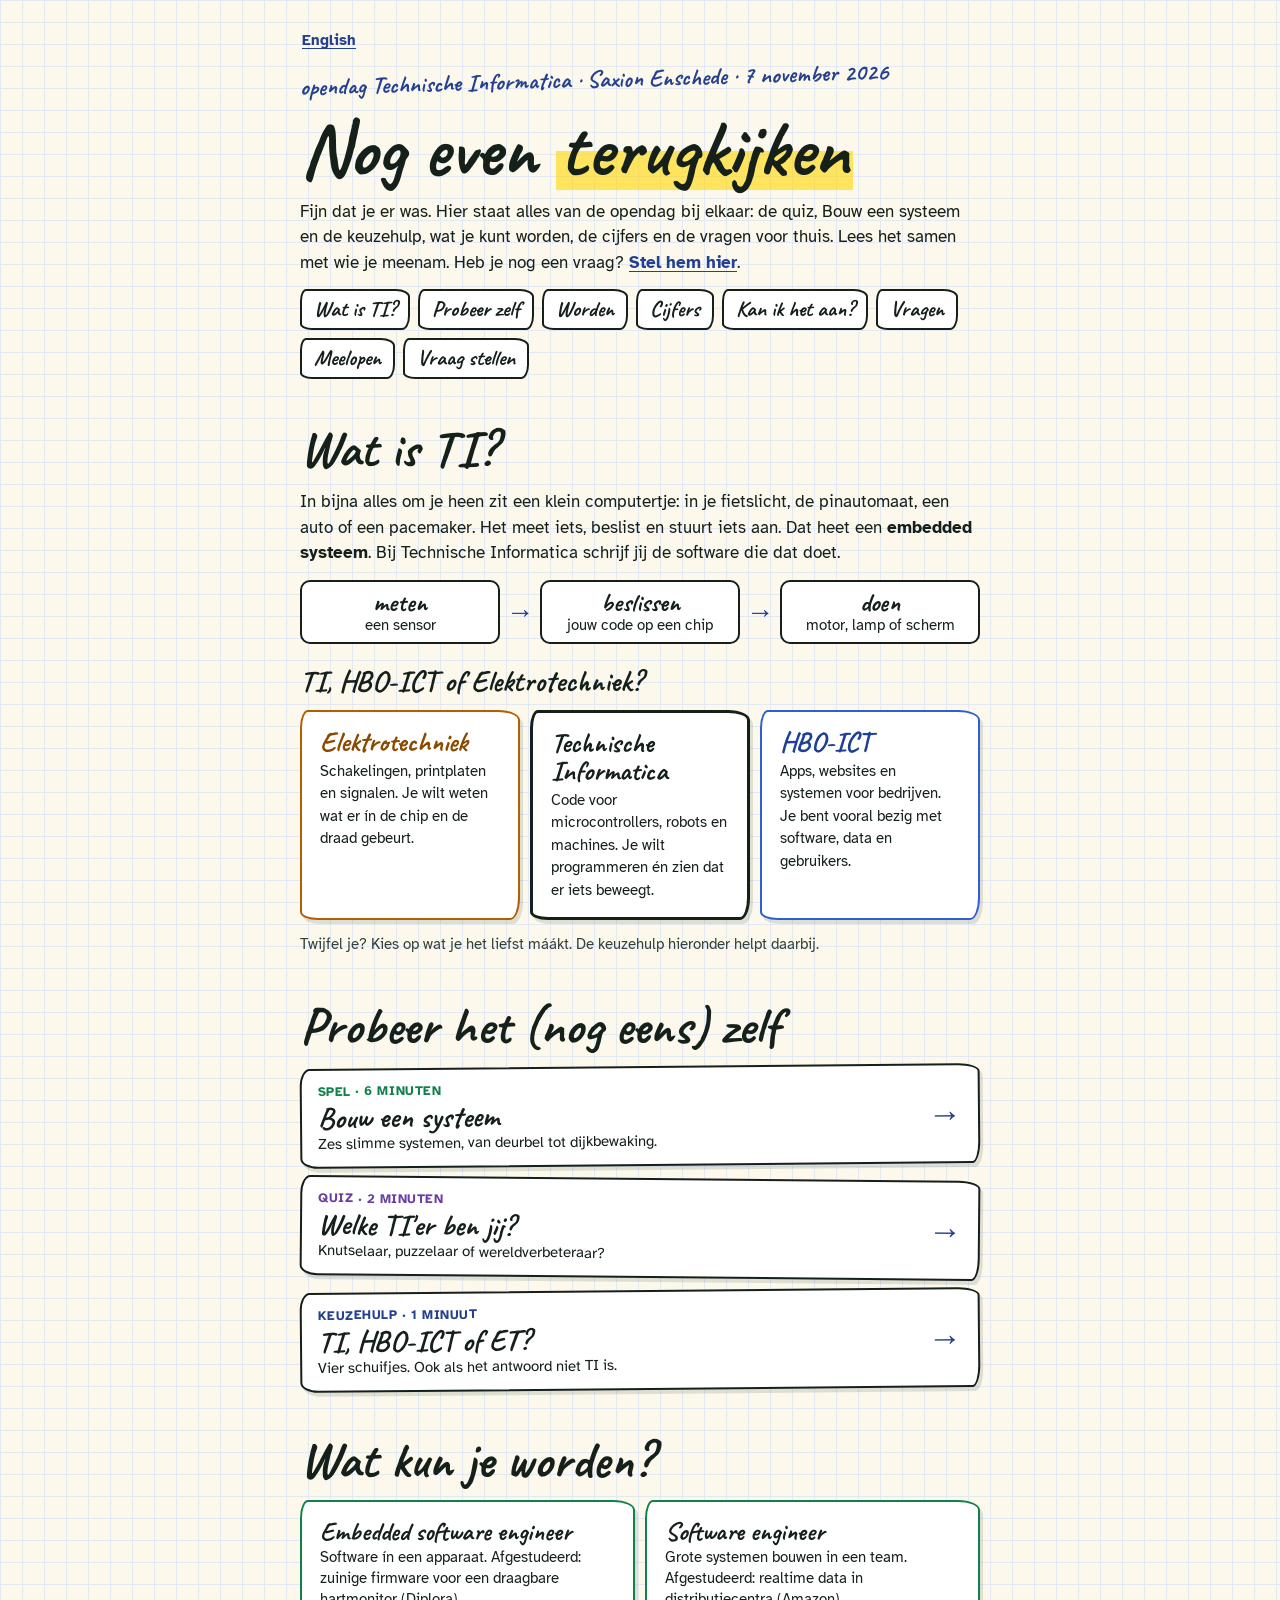
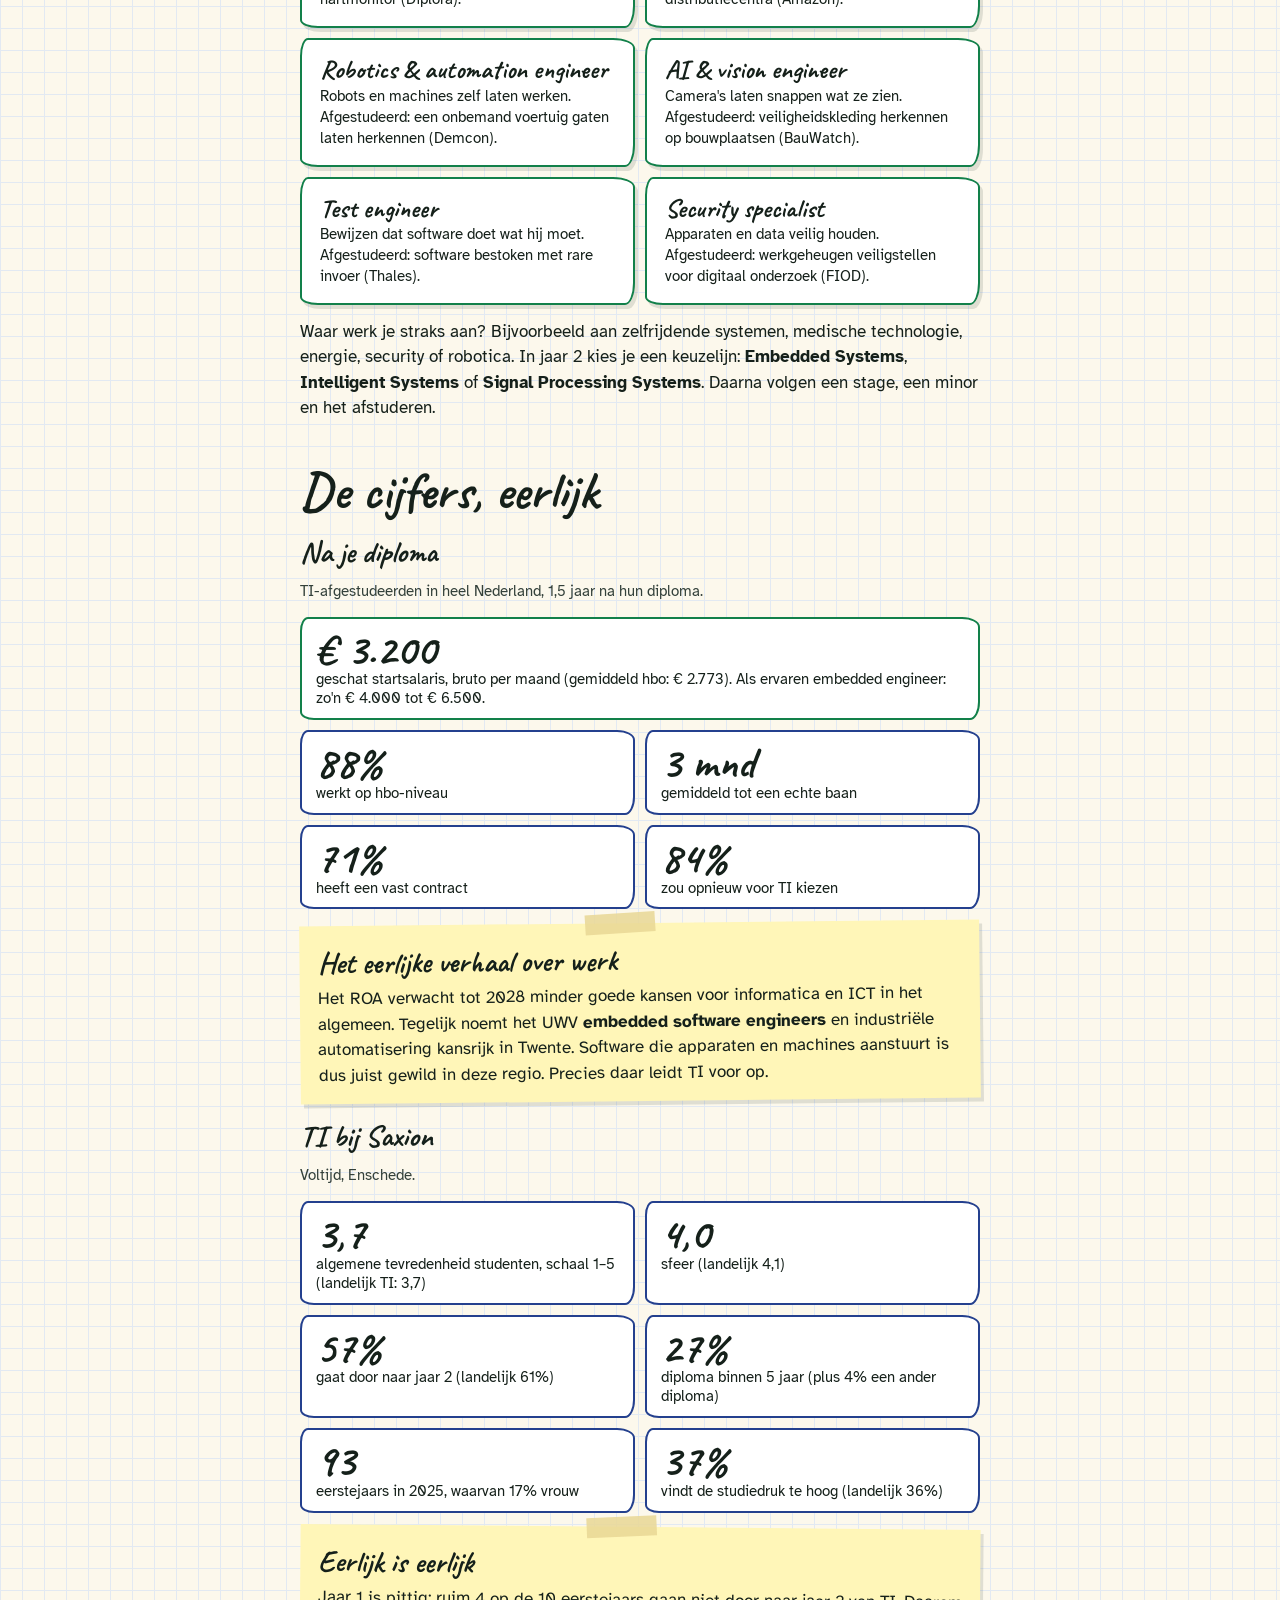
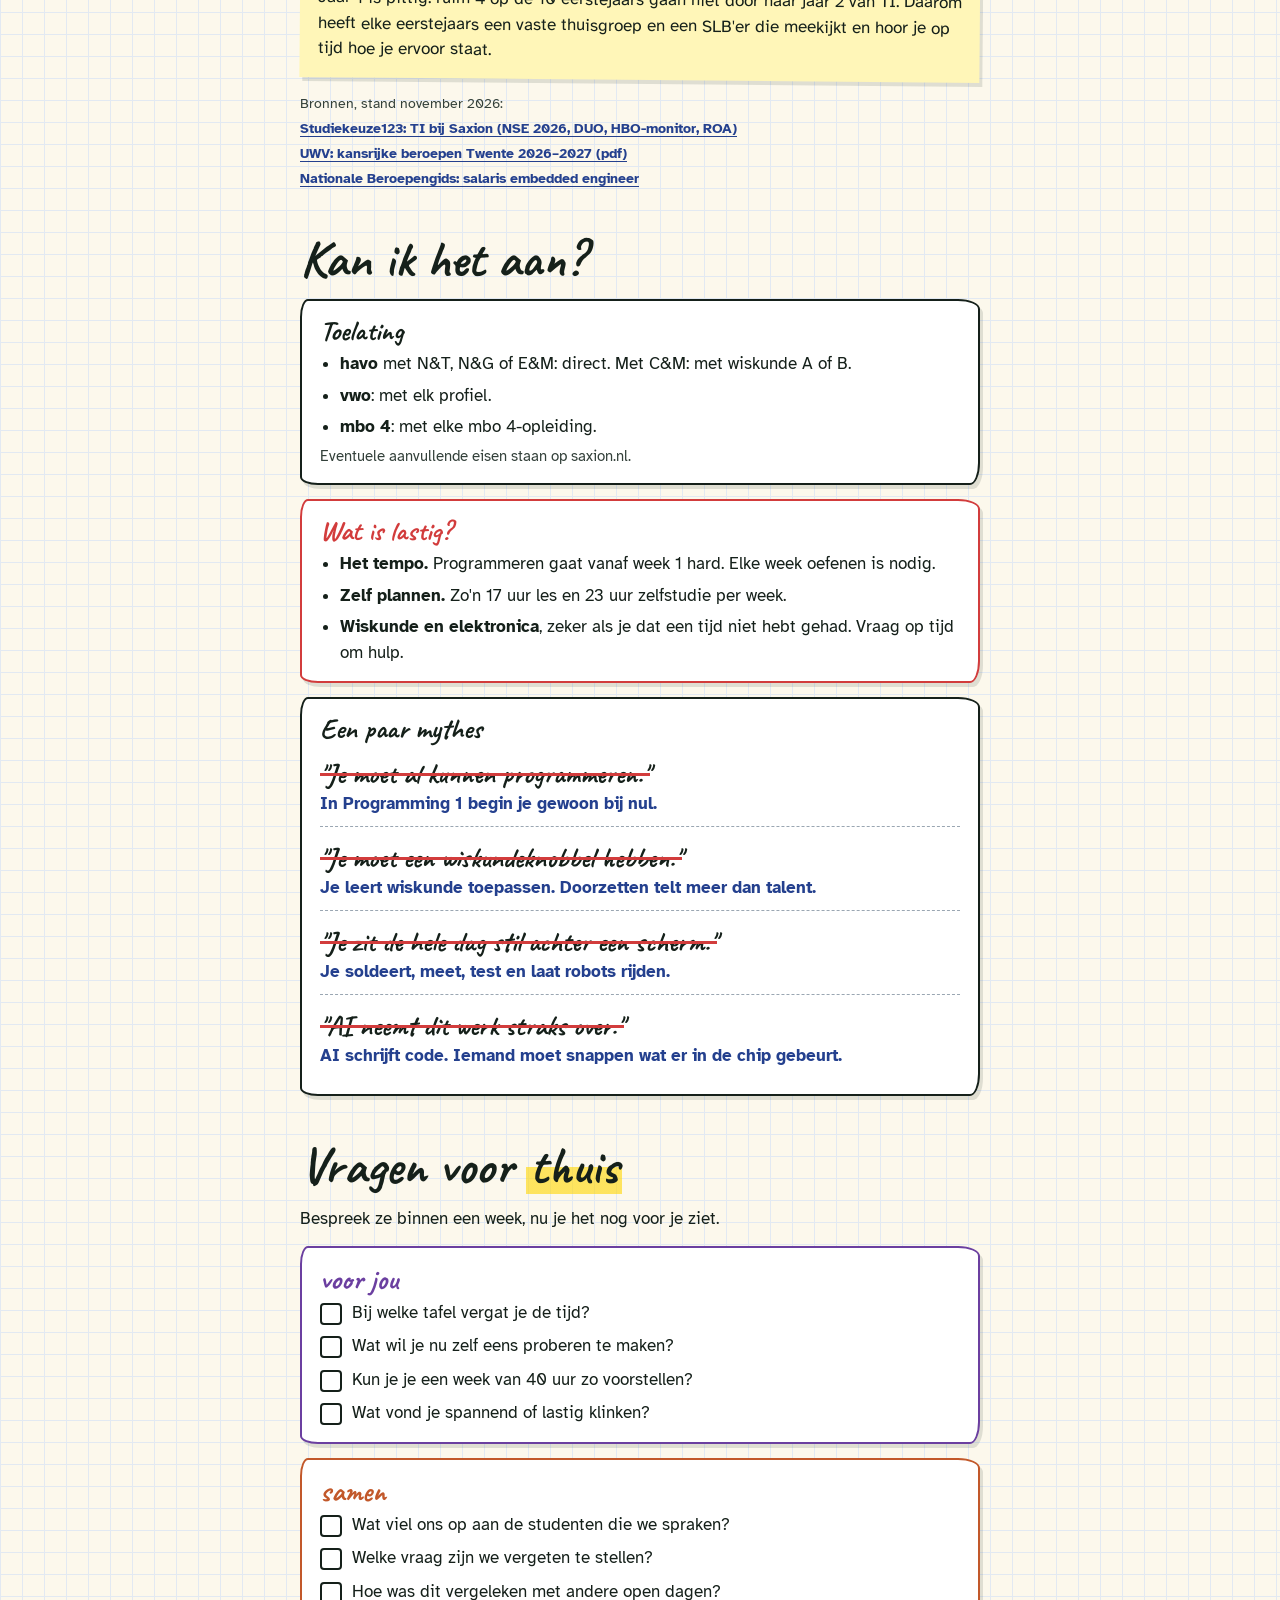
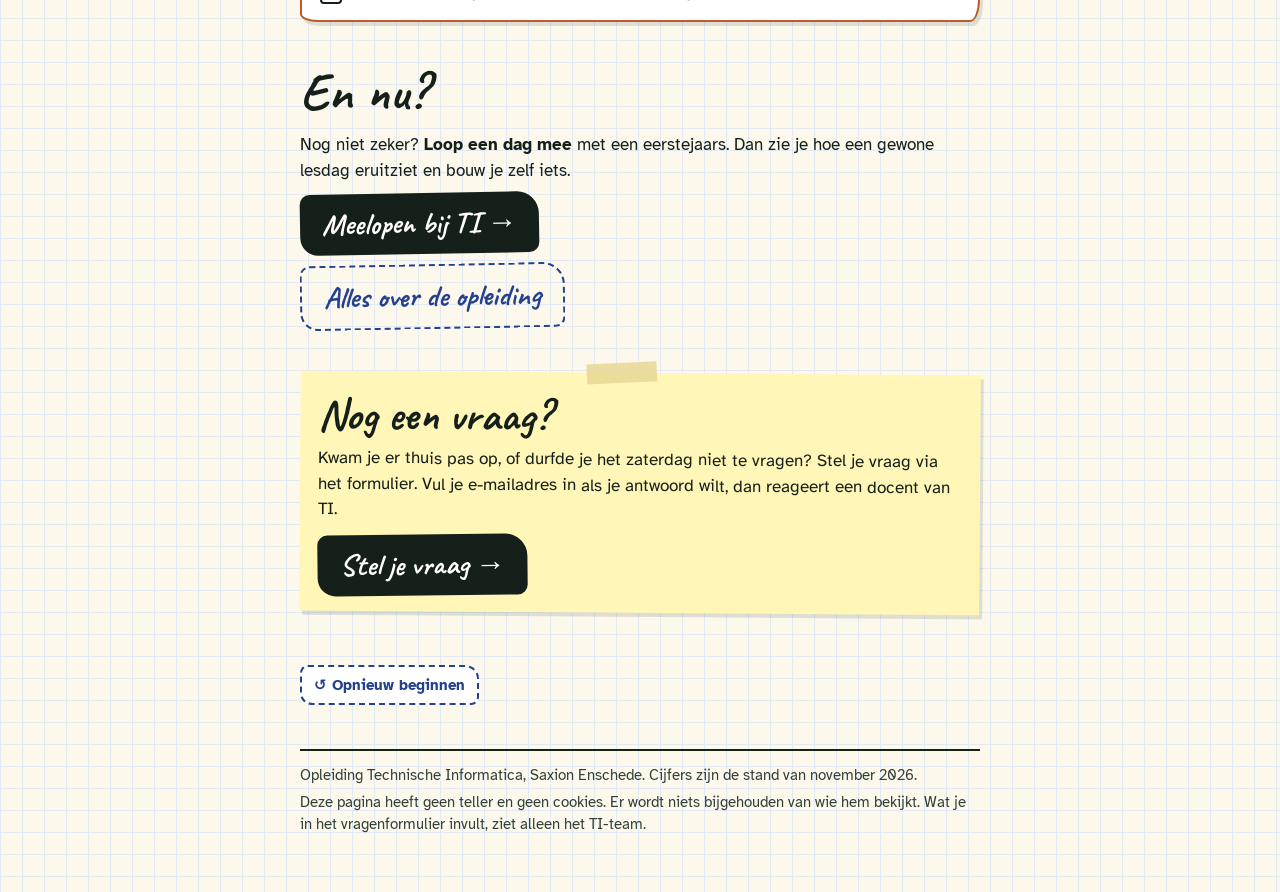
<file: samenvatting.html>
<!doctype html>
<html lang="nl">
<head>
<meta charset="utf-8">
<meta name="viewport" content="width=device-width,initial-scale=1,viewport-fit=cover">
<title>Opendag TI · terugkijken</title>
<meta name="description" content="Samenvatting van de opendag Technische Informatica bij Saxion Enschede, 7 november 2026.">
<link rel="stylesheet" href="fonts/fonts.css">
<style>
/* Layout: één schriftblad om op de telefoon door te scrollen. Zelfde papieren stijl als de posters op de opendag. */
:root{
  --paper:#FCF8EC; --grid:#E2E9F2; --ink:#15201A; --ink2:#33403A; --pen:#24408E; --red:#D23C3C;
  --ok:#12804A; --okbg:#EEF8F1; --et:#B35F00; --ict:#2F5FD0; --paars:#6B3FA0;
  --card:#FFFFFF; --note:#FFF6B8; --mark:rgba(255,214,0,.6); --tape:rgba(233,215,150,.85);
  --hand:'Caveat','Segoe Print',cursive; --body:'Atkinson Hyperlegible','Segoe UI',system-ui,sans-serif;
  color-scheme:light;
}
*{box-sizing:border-box}
html{scroll-behavior:smooth}
@media (prefers-reduced-motion:reduce){html{scroll-behavior:auto}}
body{margin:0;background:var(--paper);background-image:linear-gradient(var(--grid) 1px,transparent 1px),linear-gradient(90deg,var(--grid) 1px,transparent 1px);background-size:22px 22px;color:var(--ink);font-family:var(--body);font-size:17px;line-height:1.5;padding:20px max(16px,env(safe-area-inset-right,0px)) 56px max(16px,env(safe-area-inset-left,0px))}
.wrap{max-width:680px;margin:0 auto;display:flex;flex-direction:column;gap:44px}
section{display:flex;flex-direction:column;gap:14px;scroll-margin-top:12px}
.kick{font-family:var(--hand);font-weight:700;font-size:24px;color:var(--pen);transform:rotate(-1.5deg);transform-origin:left;line-height:1.1}
h1{margin:0;font-family:var(--hand);font-weight:700;font-size:clamp(50px,13vw,78px);line-height:.9;text-wrap:balance}
h2{margin:0;font-family:var(--hand);font-weight:700;font-size:clamp(38px,9.5vw,52px);line-height:1;text-wrap:balance}
h3{margin:0;font-family:var(--hand);font-weight:700;font-size:30px;line-height:1}
p{margin:0}
.hl{background:linear-gradient(transparent 52%,var(--mark) 52%,var(--mark) 92%,transparent 92%);padding:0 4px}
a{color:var(--pen);font-weight:700;text-underline-offset:3px}
a:focus-visible{outline:3px solid var(--pen);outline-offset:3px;border-radius:4px}
.small{font-size:14.5px;color:var(--ink2)}
.toc{display:flex;flex-wrap:wrap;gap:8px}
.toc a{font-family:var(--hand);font-size:22px;text-decoration:none;color:var(--ink);background:var(--card);border:2px solid var(--ink);border-radius:6px 14px 8px 12px/12px 8px 14px 6px;padding:2px 12px;min-height:40px;display:inline-flex;align-items:center}
.card{background:var(--card);border:2.5px solid var(--ink);border-radius:8px 22px 10px 18px/18px 10px 22px 8px;padding:16px 18px;box-shadow:3px 4px 0 rgba(21,32,26,.12);display:flex;flex-direction:column;gap:6px}
.note{position:relative;background:var(--note);padding:22px 18px 16px;box-shadow:3px 4px 0 rgba(21,32,26,.12);transform:rotate(-.6deg);display:flex;flex-direction:column;gap:8px}
.note::before{content:"";position:absolute;top:-10px;left:42%;width:70px;height:20px;background:var(--tape);transform:rotate(-3deg)}
.flow{display:grid;grid-template-columns:1fr auto 1fr auto 1fr;gap:6px;align-items:center;text-align:center}
.flow div{background:var(--card);border:2.5px solid var(--ink);border-radius:10px;padding:8px 6px;font-size:14.5px;line-height:1.25}
.flow b{display:block;font-family:var(--hand);font-size:26px;line-height:1}
.flow span{font-family:var(--hand);font-size:28px;color:var(--pen)}
.three{display:grid;grid-template-columns:repeat(3,minmax(0,1fr));gap:10px}
@media (max-width:600px){.three{grid-template-columns:1fr}}
.three .card{gap:4px}
.games{display:flex;flex-direction:column;gap:12px}
.game{display:flex;gap:14px;align-items:center;text-decoration:none;color:var(--ink);font-weight:400;background:var(--card);border:2.5px solid var(--ink);border-radius:10px 22px 8px 18px/18px 8px 22px 10px;padding:12px 16px;box-shadow:3px 4px 0 rgba(21,32,26,.12);min-height:64px}
.game:nth-child(odd){transform:rotate(-.5deg)} .game:nth-child(even){transform:rotate(.5deg)}
.game .t{font-family:var(--hand);font-weight:700;font-size:30px;line-height:1}
.game .m{font-size:13px;font-weight:700;letter-spacing:.04em;color:var(--ok)}
.game .arr{margin-left:auto;font-family:var(--hand);font-size:34px;color:var(--pen)}
.jobs{display:grid;grid-template-columns:repeat(2,minmax(0,1fr));gap:10px}
@media (max-width:600px){.jobs{grid-template-columns:1fr}}
.jobs .card{border-color:var(--ok);gap:2px}
.jobs .card b{font-family:var(--hand);font-size:26px;line-height:1.05}
.jobs .card span{font-size:15px;line-height:1.4}
.nums{display:grid;grid-template-columns:repeat(2,minmax(0,1fr));gap:10px}
.num{background:var(--card);border:2.5px solid var(--pen);border-radius:8px 18px 10px 14px/14px 10px 18px 8px;padding:10px 14px}
.num b{display:block;font-family:var(--hand);font-size:44px;line-height:.95}
.num span{font-size:14.5px;line-height:1.3;display:block}
.num.groen{border-color:var(--ok)}
.num.wide{grid-column:span 2}
.sub{font-family:var(--hand);font-weight:700;font-size:30px;line-height:1;margin-top:6px}
ul.plain{margin:0;padding-left:20px;display:flex;flex-direction:column;gap:6px}
.check{list-style:none;padding:0;margin:0;display:flex;flex-direction:column;gap:8px}
.check li{display:flex;gap:10px;align-items:flex-start}
.check li::before{content:"";flex-shrink:0;width:18px;height:18px;border:2.5px solid var(--ink);border-radius:4px;margin-top:3px;background:#fff}
.myth{display:flex;flex-direction:column;gap:2px;padding:10px 0;border-bottom:1.5px dashed #9AA6B2}
.myth:last-child{border-bottom:none}
.myth s{font-family:var(--hand);font-weight:700;font-size:28px;line-height:1.05;text-decoration-color:var(--red);text-decoration-thickness:3px}
.myth span{color:var(--pen);font-weight:700}
.cta{display:flex;flex-direction:column;gap:10px}
.btn{display:inline-flex;align-items:center;gap:8px;align-self:flex-start;font-family:var(--hand);font-weight:700;font-size:30px;color:#fff;background:var(--ink);text-decoration:none;border-radius:10px 22px 10px 18px;padding:8px 22px;min-height:52px;transform:rotate(-1deg)}
.btn.ghost{background:transparent;color:var(--pen);border:2.5px dashed var(--pen)}
.bron{font-size:14px;color:var(--ink2);display:flex;flex-direction:column;gap:4px}
.bron a{font-weight:700}
footer{border-top:2.5px solid var(--ink);padding-top:14px;display:flex;flex-direction:column;gap:6px}
.topbar{display:flex;justify-content:space-between;align-items:center;gap:12px;flex-wrap:wrap}
.reset{font-family:var(--body);font-size:15px;font-weight:700;color:var(--pen);background:var(--card);border:2px dashed var(--pen);border-radius:8px 14px 8px 12px;padding:6px 12px;min-height:40px;cursor:pointer}
.reset:focus-visible,.taal:focus-visible{outline:3px solid var(--pen);outline-offset:3px}
.taal{font-family:var(--body);font-size:15px;font-weight:700;color:var(--pen);text-underline-offset:3px;padding:8px 2px;min-height:40px;display:inline-flex;align-items:center;white-space:nowrap}
.reset-onder{align-self:flex-start;margin-top:8px}
</style>
</head>
<body>
<main class="wrap">

<header style="display:flex;flex-direction:column;gap:14px">
	<div class="topbar"><!--<button type="button" class="reset">↺ Opnieuw beginnen</button>--><a class="taal" href="samenvatting-en.html" lang="en" hreflang="en">English</a></div>
  <div class="kick">opendag Technische Informatica · Saxion Enschede · 7 november 2026</div>
  <h1>Nog even <span class="hl">terugkijken</span></h1>
  <p>Fijn dat je er was. Hier staat alles van de opendag bij elkaar: de quiz, Bouw een systeem en de keuzehulp, wat je kunt worden, de cijfers en de vragen voor thuis. Lees het samen met wie je meenam. Heb je nog een vraag? <a href="#vraag">Stel hem hier</a>.</p>
  <nav class="toc" aria-label="op deze pagina">
    <a href="#ti">Wat is TI?</a><a href="#probeer">Probeer zelf</a><a href="#worden">Worden</a><a href="#cijfers">Cijfers</a><a href="#aankunnen">Kan ik het aan?</a><a href="#thuis">Vragen</a><a href="#verder">Meelopen</a><a href="#vraag">Vraag stellen</a>
  </nav>
</header>

<section id="ti" aria-labelledby="h-ti">
  <h2 id="h-ti">Wat is TI?</h2>
  <p>In bijna alles om je heen zit een klein computertje: in je fietslicht, de pinautomaat, een auto of een pacemaker. Het meet iets, beslist en stuurt iets aan. Dat heet een <b>embedded systeem</b>. Bij Technische Informatica schrijf jij de software die dat doet.</p>
  <div class="flow" aria-label="meten, beslissen, doen">
    <div><b>meten</b>een sensor</div><span aria-hidden="true">→</span>
    <div><b>beslissen</b>jouw code op een chip</div><span aria-hidden="true">→</span>
    <div><b>doen</b>motor, lamp of scherm</div>
  </div>
  <h3 style="margin-top:8px">TI, HBO-ICT of Elektrotechniek?</h3>
  <div class="three">
    <div class="card" style="border-color:var(--et)"><b style="font-family:var(--hand);font-size:28px;color:#8A4A00;line-height:1">Elektrotechniek</b><span style="font-size:15px">Schakelingen, printplaten en signalen. Je wilt weten wat er ín de chip en de draad gebeurt.</span></div>
    <div class="card" style="border-width:3.5px"><b style="font-family:var(--hand);font-size:28px;line-height:1">Technische Informatica</b><span style="font-size:15px">Code voor microcontrollers, robots en machines. Je wilt programmeren én zien dat er iets beweegt.</span></div>
    <div class="card" style="border-color:var(--ict)"><b style="font-family:var(--hand);font-size:28px;color:#1E3F96;line-height:1">HBO-ICT</b><span style="font-size:15px">Apps, websites en systemen voor bedrijven. Je bent vooral bezig met software, data en gebruikers.</span></div>
  </div>
  <p class="small">Twijfel je? Kies op wat je het liefst máákt. De keuzehulp hieronder helpt daarbij.</p>
</section>

<section id="probeer" aria-labelledby="h-probeer">
  <h2 id="h-probeer">Probeer het (nog eens) zelf</h2>
  <div class="games">
    <a class="game" href="https://edu.nl/4ahhx"><div><div class="m">SPEL · 6 MINUTEN</div><div class="t">Bouw een systeem</div><div style="font-size:15px">Zes slimme systemen, van deurbel tot dijkbewaking.</div></div><span class="arr" aria-hidden="true">→</span></a>
    <a class="game" href="https://edu.nl/btbkd"><div><div class="m" style="color:var(--paars)">QUIZ · 2 MINUTEN</div><div class="t">Welke TI'er ben jij?</div><div style="font-size:15px">Knutselaar, puzzelaar of wereldverbeteraar?</div></div><span class="arr" aria-hidden="true">→</span></a>
    <a class="game" href="https://edu.nl/r8h83"><div><div class="m" style="color:var(--pen)">KEUZEHULP · 1 MINUUT</div><div class="t">TI, HBO-ICT of ET?</div><div style="font-size:15px">Vier schuifjes. Ook als het antwoord niet TI is.</div></div><span class="arr" aria-hidden="true">→</span></a>
  </div>
</section>

<section id="worden" aria-labelledby="h-worden">
  <h2 id="h-worden">Wat kun je worden?</h2>
  <div class="jobs">
    <div class="card"><b>Embedded software engineer</b><span>Software ín een apparaat. Afgestudeerd: zuinige firmware voor een draagbare hartmonitor (Diplora).</span></div>
    <div class="card"><b>Software engineer</b><span>Grote systemen bouwen in een team. Afgestudeerd: realtime data in distributiecentra (Amazon).</span></div>
    <div class="card"><b>Robotics &amp; automation engineer</b><span>Robots en machines zelf laten werken. Afgestudeerd: een onbemand voertuig gaten laten herkennen (Demcon).</span></div>
    <div class="card"><b>AI &amp; vision engineer</b><span>Camera's laten snappen wat ze zien. Afgestudeerd: veiligheidskleding herkennen op bouwplaatsen (BauWatch).</span></div>
    <div class="card"><b>Test engineer</b><span>Bewijzen dat software doet wat hij moet. Afgestudeerd: software bestoken met rare invoer (Thales).</span></div>
    <div class="card"><b>Security specialist</b><span>Apparaten en data veilig houden. Afgestudeerd: werkgeheugen veiligstellen voor digitaal onderzoek (FIOD).</span></div>
  </div>
  <p>Waar werk je straks aan? Bijvoorbeeld aan zelfrijdende systemen, medische technologie, energie, security of robotica. In jaar 2 kies je een keuzelijn: <b>Embedded Systems</b>, <b>Intelligent Systems</b> of <b>Signal Processing Systems</b>. Daarna volgen een stage, een minor en het afstuderen.</p>
</section>

<section id="cijfers" aria-labelledby="h-cijfers">
  <h2 id="h-cijfers">De cijfers, eerlijk</h2>
  <div class="sub">Na je diploma</div>
  <p class="small">TI-afgestudeerden in heel Nederland, 1,5 jaar na hun diploma.</p>
  <div class="nums">
    <div class="num groen wide"><b>€ 3.200</b><span>geschat startsalaris, bruto per maand (gemiddeld hbo: € 2.773). Als ervaren embedded engineer: zo'n € 4.000 tot € 6.500.</span></div>
    <div class="num"><b>88%</b><span>werkt op hbo-niveau</span></div>
    <div class="num"><b>3 mnd</b><span>gemiddeld tot een echte baan</span></div>
    <div class="num"><b>71%</b><span>heeft een vast contract</span></div>
    <div class="num"><b>84%</b><span>zou opnieuw voor TI kiezen</span></div>
  </div>
  <div class="note">
    <h3>Het eerlijke verhaal over werk</h3>
    <p>Het ROA verwacht tot 2028 minder goede kansen voor informatica en ICT in het algemeen. Tegelijk noemt het UWV <b>embedded software engineers</b> en industriële automatisering kansrijk in Twente. Software die apparaten en machines aanstuurt is dus juist gewild in deze regio. Precies daar leidt TI voor op.</p>
  </div>
  <div class="sub">TI bij Saxion</div>
  <p class="small">Voltijd, Enschede.</p>
  <div class="nums">
    <div class="num"><b>3,7</b><span>algemene tevredenheid studenten, schaal 1–5 (landelijk TI: 3,7)</span></div>
    <div class="num"><b>4,0</b><span>sfeer (landelijk 4,1)</span></div>
    <div class="num"><b>57%</b><span>gaat door naar jaar 2 (landelijk 61%)</span></div>
    <div class="num"><b>27%</b><span>diploma binnen 5 jaar (plus 4% een ander diploma)</span></div>
    <div class="num"><b>93</b><span>eerstejaars in 2025, waarvan 17% vrouw</span></div>
    <div class="num"><b>37%</b><span>vindt de studiedruk te hoog (landelijk 36%)</span></div>
  </div>
  <div class="note" style="transform:rotate(.5deg)">
    <h3>Eerlijk is eerlijk</h3>
    <p>Jaar 1 is pittig: ruim 4 op de 10 eerstejaars gaan niet door naar jaar 2 van TI. Daarom heeft elke eerstejaars een vaste thuisgroep en een SLB'er die meekijkt en hoor je op tijd hoe je ervoor staat.</p>
  </div>
  <div class="bron">
    <span>Bronnen, stand november 2026:</span>
    <a href="https://www.studiekeuze123.nl/opleidingen/1606-technische-informatica-saxion-hbo-bachelor">Studiekeuze123: TI bij Saxion (NSE 2026, DUO, HBO-monitor, ROA)</a>
    <a href="https://www.uwv.nl/assets-kai/files/553a9cae-3040-4ae5-aff6-f21270457fbf/regionaal-kansrijke-beroepen-2026-2027-twente.pdf">UWV: kansrijke beroepen Twente 2026–2027 (pdf)</a>
    <a href="https://www.nationaleberoepengids.nl/salaris/embedded-engineer">Nationale Beroepengids: salaris embedded engineer</a>
  </div>
</section>

<section id="aankunnen" aria-labelledby="h-aankunnen">
  <h2 id="h-aankunnen">Kan ik het aan?</h2>
  <div class="card">
    <h3 style="font-size:28px">Toelating</h3>
    <ul class="plain">
      <li><b>havo</b> met N&amp;T, N&amp;G of E&amp;M: direct. Met C&amp;M: met wiskunde A of B.</li>
      <li><b>vwo</b>: met elk profiel.</li>
      <li><b>mbo 4</b>: met elke mbo 4-opleiding.</li>
    </ul>
    <p class="small">Eventuele aanvullende eisen staan op saxion.nl.</p>
  </div>
  <div class="card" style="border-color:var(--red)">
    <h3 style="font-size:28px;color:var(--red)">Wat is lastig?</h3>
    <ul class="plain">
      <li><b>Het tempo.</b> Programmeren gaat vanaf week 1 hard. Elke week oefenen is nodig.</li>
      <li><b>Zelf plannen.</b> Zo'n 17 uur les en 23 uur zelfstudie per week.</li>
      <li><b>Wiskunde en elektronica</b>, zeker als je dat een tijd niet hebt gehad. Vraag op tijd om hulp.</li>
    </ul>
  </div>
  <div class="card">
    <h3 style="font-size:28px">Een paar mythes</h3>
    <div class="myth"><s>"Je moet al kunnen programmeren."</s><span>In Programming 1 begin je gewoon bij nul.</span></div>
    <div class="myth"><s>"Je moet een wiskundeknobbel hebben."</s><span>Je leert wiskunde toepassen. Doorzetten telt meer dan talent.</span></div>
    <div class="myth"><s>"Je zit de hele dag stil achter een scherm."</s><span>Je soldeert, meet, test en laat robots rijden.</span></div>
    <div class="myth"><s>"AI neemt dit werk straks over."</s><span>AI schrijft code. Iemand moet snappen wat er in de chip gebeurt.</span></div>
  </div>
</section>

<section id="thuis" aria-labelledby="h-thuis">
  <h2 id="h-thuis">Vragen voor <span class="hl">thuis</span></h2>
  <p>Bespreek ze binnen een week, nu je het nog voor je ziet.</p>
  <div class="card" style="border-color:var(--paars)">
    <h3 style="color:var(--paars)">voor jou</h3>
    <ul class="check">
      <li>Bij welke tafel vergat je de tijd?</li>
      <li>Wat wil je nu zelf eens proberen te maken?</li>
      <li>Kun je je een week van 40 uur zo voorstellen?</li>
      <li>Wat vond je spannend of lastig klinken?</li>
    </ul>
  </div>
  <div class="card" style="border-color:#C2582A">
    <h3 style="color:#C2582A">samen</h3>
    <ul class="check">
      <li>Wat viel ons op aan de studenten die we spraken?</li>
      <li>Welke vraag zijn we vergeten te stellen?</li>
      <li>Hoe was dit vergeleken met andere open dagen?</li>
    </ul>
  </div>
</section>

<section id="verder" aria-labelledby="h-verder">
  <h2 id="h-verder">En nu?</h2>
  <div class="cta">
    <p>Nog niet zeker? <b>Loop een dag mee</b> met een eerstejaars. Dan zie je hoe een gewone lesdag eruitziet en bouw je zelf iets.</p>
    <a class="btn" href="https://www.saxion.nl/opleidingen/voltijd/bachelor/technische-informatica/proefstuderen">Meelopen bij TI →</a>
    <a class="btn ghost" href="https://www.saxion.nl/opleidingen/voltijd/bachelor/technische-informatica">Alles over de opleiding</a>
  </div>
</section>

<section id="vraag" aria-labelledby="h-vraag">
  <div class="note" style="transform:rotate(.4deg)">
    <h2 id="h-vraag" style="font-size:clamp(34px,8.5vw,44px)">Nog een vraag?</h2>
    <p>Kwam je er thuis pas op, of durfde je het zaterdag niet te vragen? Stel je vraag via het formulier. Vul je e-mailadres in als je antwoord wilt, dan reageert een docent van TI.</p>
    <a class="btn" href="https://edu.nl/ujgk6" style="margin-top:4px">Stel je vraag →</a>
  </div>
</section>

<button type="button" class="reset reset-onder">↺ Opnieuw beginnen</button>
<footer>
  <p class="small">Opleiding Technische Informatica, Saxion Enschede. Cijfers zijn de stand van november 2026.</p>
  <p class="small">Deze pagina heeft geen teller en geen cookies. Er wordt niets bijgehouden van wie hem bekijkt. Wat je in het vragenformulier invult, ziet alleen het TI-team.</p>
</footer>
</main>
<script>
/* opnieuw beginnen voor de volgende bezoeker; taalwissel houdt kiosk-instellingen vast */
if('scrollRestoration' in history) history.scrollRestoration='manual';
document.querySelectorAll('a.taal').forEach(a=>{ if(location.search) a.href=a.getAttribute('href')+location.search; });
document.querySelectorAll('.reset').forEach(b=>b.addEventListener('click',()=>{
  if(typeof window.resetPagina==='function'){ window.resetPagina(); window.scrollTo(0,0); }
  else location.replace(location.pathname+location.search);
}));
</script>
</body>
</html>
</file>
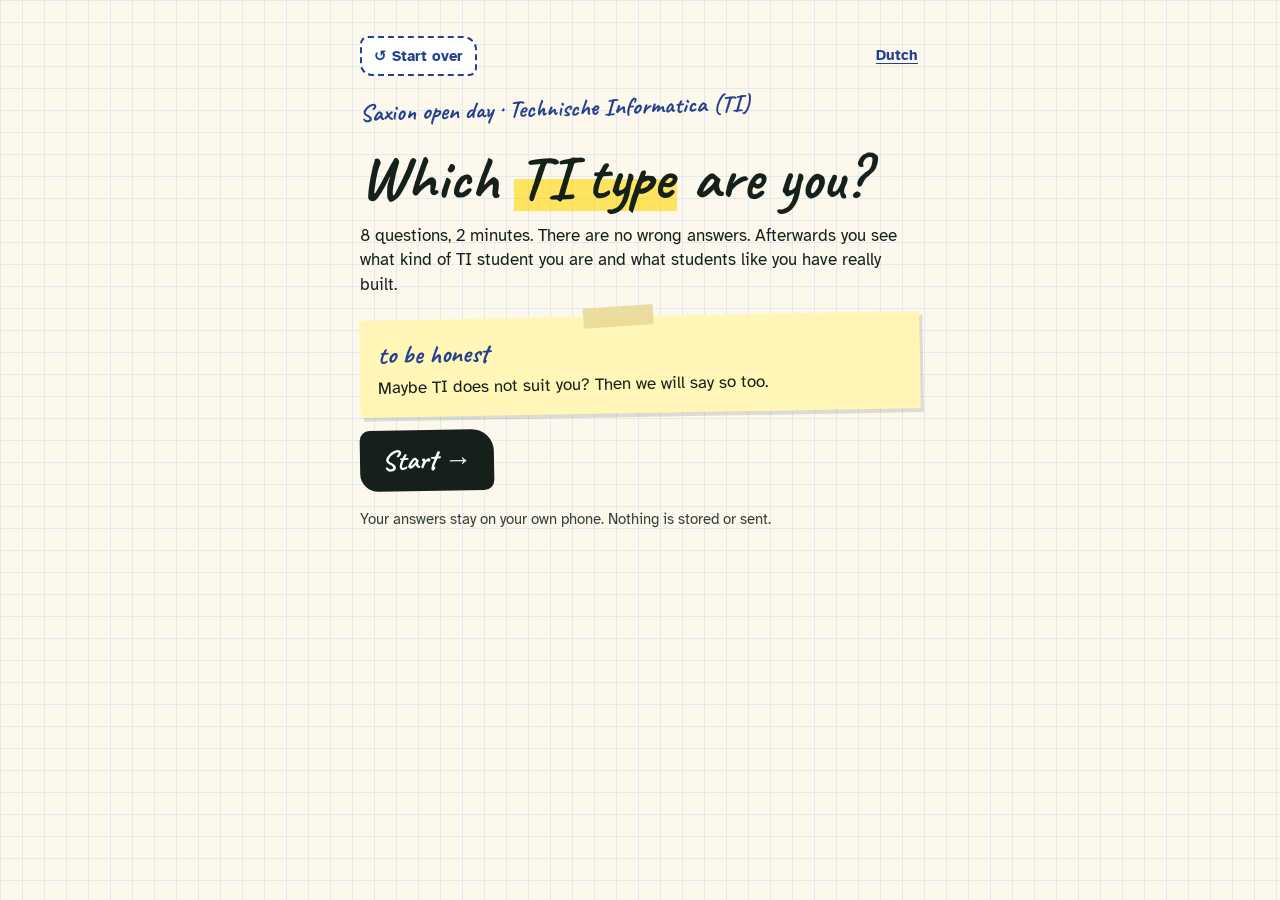
<file: welke-tier-en.html>
<!doctype html>
<html lang="en">
<head>
<meta charset="utf-8">
<meta name="viewport" content="width=device-width,initial-scale=1,viewport-fit=cover">
<title>Which TI type are you?</title>
<link rel="stylesheet" href="fonts/fonts.css">
</head>
<body>
<style>
/* Layout: één schriftblad, één vraag tegelijk, gedraaide kaartjes als antwoorden. Bewust één papieren look (geen dark mode). */
:root{
  --paper:#FCF8EC; --grid:#E2E9F2; --ink:#15201A; --ink2:#33403A;
  --pen:#24408E; --red:#D23C3C; --mark:rgba(255,214,0,.6); --note:#FFF6B8;
  --card:#FFFFFF; --tape:rgba(233,215,150,.85);
  --hand:'Caveat', 'Segoe Print', cursive; --body:'Atkinson Hyperlegible', 'Segoe UI', system-ui, sans-serif;
  color-scheme: light;
}
html,body{min-height:100%}
body{background:var(--paper);background-image:linear-gradient(var(--grid) 1px,transparent 1px),linear-gradient(90deg,var(--grid) 1px,transparent 1px);background-size:22px 22px;color:var(--ink);font-family:var(--body);font-size:17px;line-height:1.45;padding-left:max(16px,env(safe-area-inset-left,0px));padding-right:max(16px,env(safe-area-inset-right,0px));padding-block:20px 40px}
.wrap{max-width:560px;margin:0 auto;display:flex;flex-direction:column;gap:18px}
.kick{font-family:var(--hand);font-weight:700;font-size:24px;color:var(--pen);transform:rotate(-1.5deg);transform-origin:left}
h1{margin:0;font-family:var(--hand);font-weight:700;font-size:clamp(44px,12vw,62px);line-height:.92;text-wrap:balance}
h2{margin:0;font-family:var(--hand);font-weight:700;font-size:clamp(34px,9vw,44px);line-height:1;text-wrap:balance}
.hl{background:linear-gradient(transparent 52%,var(--mark) 52%,var(--mark) 92%,transparent 92%);padding:0 4px}
.dots{display:flex;gap:6px}
.dot{width:22px;height:8px;border-radius:4px;background:var(--grid);border:1.5px solid var(--ink2)}
.dot.on{background:var(--pen);border-color:var(--pen)}
.opts{display:flex;flex-direction:column;gap:12px}
.opt{font:inherit;text-align:left;color:var(--ink);background:var(--card);border:2.5px solid var(--ink);padding:14px 16px;min-height:52px;cursor:pointer;box-shadow:3px 4px 0 rgba(21,32,26,.13);display:flex;gap:12px;align-items:center;transition:transform .15s}
.opt:nth-child(1){border-radius:6px 18px 8px 14px/14px 8px 18px 6px;transform:rotate(-.6deg)}
.opt:nth-child(2){border-radius:18px 6px 14px 8px/8px 14px 6px 18px;transform:rotate(.5deg)}
.opt:nth-child(3){border-radius:8px 14px 6px 18px/18px 6px 14px 8px;transform:rotate(-.4deg)}
.opt:nth-child(4){border-radius:14px 8px 18px 6px/6px 18px 8px 14px;transform:rotate(.6deg)}
.opt:hover{transform:rotate(0) translateY(-2px)}
.opt:focus-visible,.btn:focus-visible{outline:3px solid var(--pen);outline-offset:3px}
.let{font-family:var(--hand);font-weight:700;font-size:28px;color:var(--pen);flex-shrink:0;width:22px}
.card{position:relative;background:var(--card);border:3px solid var(--ink);border-radius:8px 24px 10px 20px/20px 10px 24px 8px;padding:20px;box-shadow:4px 5px 0 rgba(21,32,26,.13);display:flex;flex-direction:column;gap:10px}
.note{position:relative;background:var(--note);padding:22px 18px 16px;transform:rotate(-1deg);box-shadow:3px 4px 0 rgba(21,32,26,.13);display:flex;flex-direction:column;gap:8px}
.note::before{content:"";position:absolute;top:-10px;left:40%;width:70px;height:20px;background:var(--tape);transform:rotate(-3deg)}
.lbl{font-family:var(--hand);font-weight:700;font-size:26px;color:var(--pen);line-height:1}
ul{margin:0;padding-left:20px;display:flex;flex-direction:column;gap:6px}
.btn{font:inherit;font-family:var(--hand);font-weight:700;font-size:28px;color:#fff;background:var(--ink);border:none;border-radius:10px 22px 10px 18px;padding:10px 22px;min-height:48px;cursor:pointer;align-self:flex-start;transform:rotate(-1deg)}
.btn.ghost{background:transparent;color:var(--pen);border:2.5px dashed var(--pen)}
.meter{display:flex;flex-direction:column;gap:6px}
.mrow{display:grid;grid-template-columns:130px 1fr;gap:10px;align-items:center;font-size:15px}
.bar{height:12px;background:var(--grid);border-radius:6px;overflow:hidden}
.bar i{display:block;height:100%;background:var(--pen)}
.red{color:var(--red)}
@media (prefers-reduced-motion:reduce){.opt{transition:none}}
.topbar{display:flex;justify-content:space-between;align-items:center;gap:12px;flex-wrap:wrap}
.reset{font-family:var(--body);font-size:15px;font-weight:700;color:var(--pen);background:var(--card);border:2px dashed var(--pen);border-radius:8px 14px 8px 12px;padding:6px 12px;min-height:40px;cursor:pointer}
.reset:focus-visible,.taal:focus-visible{outline:3px solid var(--pen);outline-offset:3px}
.taal{font-family:var(--body);font-size:15px;font-weight:700;color:var(--pen);text-underline-offset:3px;padding:8px 2px;min-height:40px;display:inline-flex;align-items:center;white-space:nowrap}
.reset-onder{align-self:flex-start;margin-top:8px}
</style>

<div style="max-width:560px;margin:0 auto 12px"><div class="topbar"><button type="button" class="reset">↺ Start over</button><a class="taal" href="welke-tier.html" lang="nl" hreflang="nl">Dutch</a></div></div>
<main class="wrap" id="app" aria-live="polite"></main>

<script>
const P={
 knutselaar:{naam:"The tinkerer",kleur:"#C46A00",
  tekst:"You want something that really works and that you can hold. You open things up, try things out and keep building until it moves.",
  bijTI:["the robot car in year 1","programming microcontrollers","soldering, measuring and testing on real hardware"],
  voorbeelden:["Programming a mini drone boat (Robor Electronics)","Getting robot dog Spot to find pipes underground (Antea Group)","A module that measures the power use of each device (Willemsen Installatie)"]},
 puzzelaar:{naam:"The puzzler",kleur:"#24408E",
  tekst:"You don't rest until you understand why something doesn't work. Finding a tricky bug feels like a victory to you.",
  bijTI:["debugging: tracking down the bug in your code","logic and how a computer calculates","testing and security"],
  voorbeelden:["Bombarding software with strange input to find bugs (Thales)","Securing working memory for digital forensics (FIOD)","Building a simulator for chip designs (QBayLogic)"]},
 gamer:{naam:"The gamer who wants to know how it works",kleur:"#6B3FA0",
  tekst:"Playing is fun, but you want to know what's behind it. How does a computer draw so fast? How does a camera recognise what it sees?",
  bijTI:["programming your own game in Programming 2","images and AI on small devices","fast code that runs close to the hardware"],
  voorbeelden:["Processing video on a graphics card (Thales)","Recognising wild animals with a Raspberry Pi (Saxion research)","Recognising people and safety clothing on building sites (BauWatch)"]},
 wereld:{naam:"The world improver",kleur:"#D23C3C",
  tekst:"For you, technology is a means to an end. You want it to help someone: a patient, nature or the climate.",
  bijTI:["sensors that measure what happens to people or nature","low-power devices that run on a battery for a long time","projects for a real client"],
  voorbeelden:["Low-power software for a wearable heart monitor (Diplora)","Making a bat sensor use less power (Teneo IoT)","Monitoring two 200 kWh batteries (Easyduurzaam)"]},
 systeem:{naam:"The systems thinker",kleur:"#12804A",
  tekst:"You see the big picture. How do a hundred parts work together? Where is the weak spot? You keep the overview.",
  bijTI:["the whole system: from sensor to chip to app","working in teams with Scrum","machines, factories and networks of devices"],
  voorbeelden:["Software for the cooling of a chip machine (ASML)","A control screen for factory machines (Van den Bos)","Processing real-time data in distribution centres (Amazon)"]}
};
const Q=[
 {v:"You get a broken radio. What do you do?",o:[
  ["Open it up: what's inside?",{knutselaar:2,et:1}],
  ["Work out step by step why it doesn't work",{puzzelaar:2}],
  ["See if I can turn it into something smart",{systeem:1,knutselaar:1}],
  ["Look for an app that does the same",{ict:2}]]},
 {v:"When playing a game, you often think:",o:[
  ["How did they make this?",{gamer:2}],
  ["I'll find that bug",{puzzelaar:2}],
  ["Could I build my own controller?",{knutselaar:2}],
  ["I'd rather be doing something else",{wereld:1,systeem:1}]]},
 {v:"Which school project did you enjoy most?",o:[
  ["Building or assembling something",{knutselaar:2}],
  ["Cracking a hard problem or puzzle",{puzzelaar:2}],
  ["Something that makes the world a bit better",{wereld:2}],
  ["Making a website or app",{ict:2}]]},
 {v:"You may invent one thing.",o:[
  ["A robot that tidies my room",{knutselaar:1,systeem:1}],
  ["A sensor that raises the alarm when grandpa falls",{wereld:2}],
  ["A camera that understands what it sees",{gamer:2}],
  ["A smarter power grid",{et:2,wereld:1}]]},
 {v:"In a group project, you are the one who…",o:[
  ["keeps the overview",{systeem:2}],
  ["solves the hardest part",{puzzelaar:2}],
  ["puts the first prototype together",{knutselaar:2}],
  ["makes sure it works nicely for the user",{ict:2}]]},
 {v:"What appeals to you most?",o:[
  ["Code that makes a motor turn",{knutselaar:2}],
  ["Code that makes a big system work together",{systeem:2}],
  ["Understanding what goes on inside a chip",{et:2}],
  ["Software for lots and lots of users",{ict:2}]]},
 {v:"What would you like to work on later?",o:[
  ["Robots and drones",{knutselaar:2}],
  ["Healthcare or sustainability",{wereld:2}],
  ["Games, images and AI",{gamer:2}],
  ["Security: outsmarting hackers",{puzzelaar:2}]]},
 {v:"What do you find most beautiful?",o:[
  ["Something you can hold that works",{knutselaar:2}],
  ["A solution that is exactly right",{puzzelaar:2}],
  ["Something that really helps people",{wereld:2}],
  ["A machine in which everything works together",{systeem:2,gamer:1}]]}
];
let i=0, s={};
const app=document.getElementById('app');
const esc=t=>String(t).replace(/[&<>"]/g,c=>({'&':'&amp;','<':'&lt;','>':'&gt;','"':'&quot;'}[c]));

function start(){
  app.innerHTML=`<div class="kick">Saxion open day · Technische Informatica (TI)</div>
  <h1>Which <span class="hl">TI type</span> are you?</h1>
  <p style="margin:0">8 questions, 2 minutes. There are no wrong answers. Afterwards you see what kind of TI student you are and what students like you have really built.</p>
  <div class="note"><div class="lbl">to be honest</div><div>Maybe TI does not suit you? Then we will say so too.</div></div>
  <button class="btn" id="go">Start →</button>
  <p style="margin:0;font-size:14.5px;color:var(--ink2)">Your answers stay on your own phone. Nothing is stored or sent.</p>`;
  document.getElementById('go').onclick=()=>{i=0;s={};vraag();};
}
function vraag(){
  const q=Q[i];
  app.innerHTML=`<div class="dots" aria-label="question ${i+1} of ${Q.length}">${Q.map((_,k)=>`<span class="dot${k<=i?' on':''}"></span>`).join('')}</div>
  <div class="kick">question ${i+1} of ${Q.length}</div>
  <h2>${esc(q.v)}</h2>
  <div class="opts">${q.o.map((o,k)=>`<button class="opt" data-k="${k}"><span class="let">${'abcd'[k]}</span><span>${esc(o[0])}</span></button>`).join('')}</div>
  ${i>0?'<button class="btn ghost" id="back">← previous</button>':''}`;
  app.querySelectorAll('.opt').forEach(b=>b.onclick=()=>{
    const add=q.o[+b.dataset.k][1]; q.gekozen=add;
    for(const k in add) s[k]=(s[k]||0)+add[k];
    i++; i<Q.length?vraag():uitslag();
  });
  const back=document.getElementById('back');
  if(back) back.onclick=()=>{i--;const prev=Q[i].gekozen||{};for(const k in prev)s[k]-=prev[k];vraag();};
  app.querySelector('.opt').focus({preventScroll:true});
}
function uitslag(){
  const keys=Object.keys(P);
  const top=keys.slice().sort((a,b)=>(s[b]||0)-(s[a]||0))[0];
  const p=P[top]; const max=Math.max(...keys.map(k=>s[k]||0),1);
  const tiTotaal=keys.reduce((n,k)=>n+(s[k]||0),0);
  let twijfel='';
  if((s.ict||0)>=4) twijfel=`<div class="card" style="border-color:var(--pen)"><div class="lbl">Also good to know</div><div>You often chose apps, websites and users. That also fits <b>HBO-ICT</b>. Ask a lecturer about the difference, or spend a trial day at both.</div></div>`;
  else if((s.et||0)>=3) twijfel=`<div class="card" style="border-color:#C46A00"><div class="lbl" style="color:#8A4A00">Also good to know</div><div>You want to know what goes on inside the chip and the wire. Then also take a look at <b>Electrical Engineering</b>. TI sits right between the two.</div></div>`;
  app.innerHTML=`<div class="kick">your result</div>
  <h1 style="color:${p.kleur}">${esc(p.naam)}</h1>
  <p style="margin:0;font-size:19px">${esc(p.tekst)}</p>
  <div class="card"><div class="lbl">What you will enjoy at TI</div><ul>${p.bijTI.map(t=>`<li>${esc(t)}</li>`).join('')}</ul></div>
  <div class="note"><div class="lbl">TI students like you built this</div><ul>${p.voorbeelden.map(t=>`<li>${esc(t)}</li>`).join('')}</ul><div style="font-size:14px;color:var(--ink2)">Real graduation projects from recent years.</div></div>
  <div class="meter" aria-label="your scores">${keys.map(k=>`<div class="mrow"><span>${esc(P[k].naam.replace(' who wants to know how it works',''))}</span><span class="bar"><i style="width:${Math.round((s[k]||0)/max*100)}%;background:${P[k].kleur}"></i></span></div>`).join('')}</div>
  ${twijfel}
  <div class="card" style="border-color:var(--red)"><div class="lbl red">What now?</div><div>Show this result to a student or lecturer here and ask what they would do. Not sure yet? Spend a day with a first-year student.</div></div>
  <button class="btn ghost" id="again">Try again</button>
  <p style="margin:0;font-size:14.5px;color:var(--ink2)">Nothing is stored or sent.</p>`;
  document.getElementById('again').onclick=start;
  window.scrollTo(0,0);
}
start();
</script>
<script>
window.resetPagina=()=>{ start(); };
/* opnieuw beginnen voor de volgende bezoeker; taalwissel houdt kiosk-instellingen vast */
if('scrollRestoration' in history) history.scrollRestoration='manual';
document.querySelectorAll('a.taal').forEach(a=>{ if(location.search) a.href=a.getAttribute('href')+location.search; });
document.querySelectorAll('.reset').forEach(b=>b.addEventListener('click',()=>{
  if(typeof window.resetPagina==='function'){ window.resetPagina(); window.scrollTo(0,0); }
  else location.replace(location.pathname+location.search);
}));
</script>
</body>
</html>
</file>
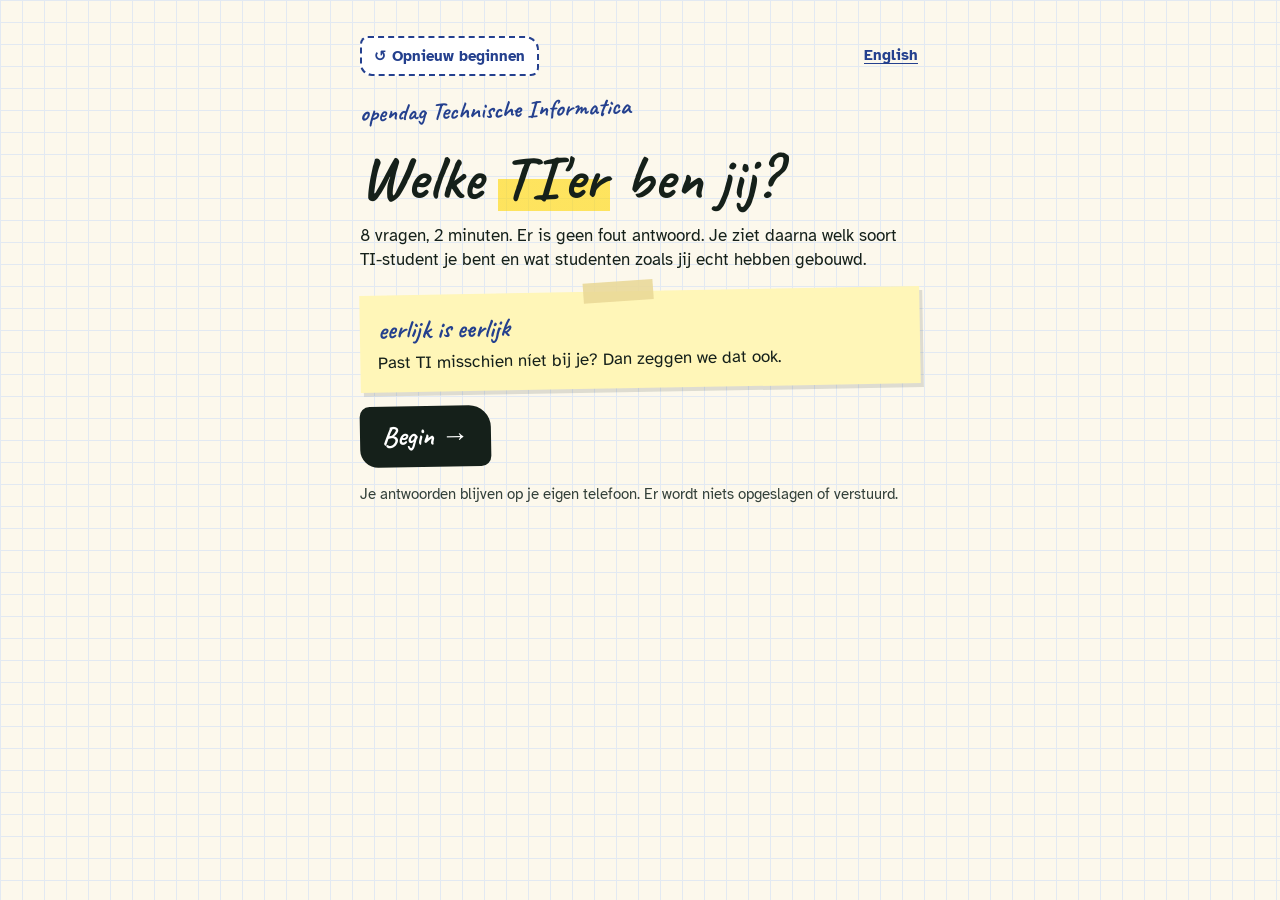
<file: welke-tier.html>
<!doctype html>
<html lang="nl">
<head>
<meta charset="utf-8">
<meta name="viewport" content="width=device-width,initial-scale=1,viewport-fit=cover">
<title>Welke TI'er ben jij?</title>
<link rel="stylesheet" href="fonts/fonts.css">
</head>
<body>
<style>
/* Layout: één schriftblad, één vraag tegelijk, gedraaide kaartjes als antwoorden. Bewust één papieren look (geen dark mode). */
:root{
  --paper:#FCF8EC; --grid:#E2E9F2; --ink:#15201A; --ink2:#33403A;
  --pen:#24408E; --red:#D23C3C; --mark:rgba(255,214,0,.6); --note:#FFF6B8;
  --card:#FFFFFF; --tape:rgba(233,215,150,.85);
  --hand:'Caveat', 'Segoe Print', cursive; --body:'Atkinson Hyperlegible', 'Segoe UI', system-ui, sans-serif;
  color-scheme: light;
}
html,body{min-height:100%}
body{background:var(--paper);background-image:linear-gradient(var(--grid) 1px,transparent 1px),linear-gradient(90deg,var(--grid) 1px,transparent 1px);background-size:22px 22px;color:var(--ink);font-family:var(--body);font-size:17px;line-height:1.45;padding-left:max(16px,env(safe-area-inset-left,0px));padding-right:max(16px,env(safe-area-inset-right,0px));padding-block:20px 40px}
.wrap{max-width:560px;margin:0 auto;display:flex;flex-direction:column;gap:18px}
.kick{font-family:var(--hand);font-weight:700;font-size:24px;color:var(--pen);transform:rotate(-1.5deg);transform-origin:left}
h1{margin:0;font-family:var(--hand);font-weight:700;font-size:clamp(44px,12vw,62px);line-height:.92;text-wrap:balance}
h2{margin:0;font-family:var(--hand);font-weight:700;font-size:clamp(34px,9vw,44px);line-height:1;text-wrap:balance}
.hl{background:linear-gradient(transparent 52%,var(--mark) 52%,var(--mark) 92%,transparent 92%);padding:0 4px}
.dots{display:flex;gap:6px}
.dot{width:22px;height:8px;border-radius:4px;background:var(--grid);border:1.5px solid var(--ink2)}
.dot.on{background:var(--pen);border-color:var(--pen)}
.opts{display:flex;flex-direction:column;gap:12px}
.opt{font:inherit;text-align:left;color:var(--ink);background:var(--card);border:2.5px solid var(--ink);padding:14px 16px;min-height:52px;cursor:pointer;box-shadow:3px 4px 0 rgba(21,32,26,.13);display:flex;gap:12px;align-items:center;transition:transform .15s}
.opt:nth-child(1){border-radius:6px 18px 8px 14px/14px 8px 18px 6px;transform:rotate(-.6deg)}
.opt:nth-child(2){border-radius:18px 6px 14px 8px/8px 14px 6px 18px;transform:rotate(.5deg)}
.opt:nth-child(3){border-radius:8px 14px 6px 18px/18px 6px 14px 8px;transform:rotate(-.4deg)}
.opt:nth-child(4){border-radius:14px 8px 18px 6px/6px 18px 8px 14px;transform:rotate(.6deg)}
.opt:hover{transform:rotate(0) translateY(-2px)}
.opt:focus-visible,.btn:focus-visible{outline:3px solid var(--pen);outline-offset:3px}
.let{font-family:var(--hand);font-weight:700;font-size:28px;color:var(--pen);flex-shrink:0;width:22px}
.card{position:relative;background:var(--card);border:3px solid var(--ink);border-radius:8px 24px 10px 20px/20px 10px 24px 8px;padding:20px;box-shadow:4px 5px 0 rgba(21,32,26,.13);display:flex;flex-direction:column;gap:10px}
.note{position:relative;background:var(--note);padding:22px 18px 16px;transform:rotate(-1deg);box-shadow:3px 4px 0 rgba(21,32,26,.13);display:flex;flex-direction:column;gap:8px}
.note::before{content:"";position:absolute;top:-10px;left:40%;width:70px;height:20px;background:var(--tape);transform:rotate(-3deg)}
.lbl{font-family:var(--hand);font-weight:700;font-size:26px;color:var(--pen);line-height:1}
ul{margin:0;padding-left:20px;display:flex;flex-direction:column;gap:6px}
.btn{font:inherit;font-family:var(--hand);font-weight:700;font-size:28px;color:#fff;background:var(--ink);border:none;border-radius:10px 22px 10px 18px;padding:10px 22px;min-height:48px;cursor:pointer;align-self:flex-start;transform:rotate(-1deg)}
.btn.ghost{background:transparent;color:var(--pen);border:2.5px dashed var(--pen)}
.meter{display:flex;flex-direction:column;gap:6px}
.mrow{display:grid;grid-template-columns:130px 1fr;gap:10px;align-items:center;font-size:15px}
.bar{height:12px;background:var(--grid);border-radius:6px;overflow:hidden}
.bar i{display:block;height:100%;background:var(--pen)}
.red{color:var(--red)}
@media (prefers-reduced-motion:reduce){.opt{transition:none}}
.topbar{display:flex;justify-content:space-between;align-items:center;gap:12px;flex-wrap:wrap}
.reset{font-family:var(--body);font-size:15px;font-weight:700;color:var(--pen);background:var(--card);border:2px dashed var(--pen);border-radius:8px 14px 8px 12px;padding:6px 12px;min-height:40px;cursor:pointer}
.reset:focus-visible,.taal:focus-visible{outline:3px solid var(--pen);outline-offset:3px}
.taal{font-family:var(--body);font-size:15px;font-weight:700;color:var(--pen);text-underline-offset:3px;padding:8px 2px;min-height:40px;display:inline-flex;align-items:center;white-space:nowrap}
.reset-onder{align-self:flex-start;margin-top:8px}
</style>

<div style="max-width:560px;margin:0 auto 12px"><div class="topbar"><button type="button" class="reset">↺ Opnieuw beginnen</button><a class="taal" href="welke-tier-en.html" lang="en" hreflang="en">English</a></div></div>
<main class="wrap" id="app" aria-live="polite"></main>

<script>
const P={
 knutselaar:{naam:"De knutselaar",kleur:"#C46A00",
  tekst:"Jij wilt dat iets echt werkt en je wilt het kunnen vastpakken. Je schroeft open, probeert uit en bouwt door tot het beweegt.",
  bijTI:["de robotauto in jaar 1","microcontrollers programmeren","solderen, meten en testen op echte hardware"],
  voorbeelden:["Een mini-dronebootje programmeren (Robor Electronics)","Robothond Spot leidingen in de grond laten zoeken (Antea Group)","Een module die per apparaat de stroom meet (Willemsen Installatie)"]},
 puzzelaar:{naam:"De puzzelaar",kleur:"#24408E",
  tekst:"Jij rust pas als je snapt waarom iets niet werkt. Een lastige fout vinden voelt voor jou als een overwinning.",
  bijTI:["debuggen: de fout in je code opsporen","logica en hoe een computer rekent","testen en beveiliging"],
  voorbeelden:["Software bestoken met rare invoer om fouten te vinden (Thales)","Werkgeheugen veiligstellen voor digitaal onderzoek (FIOD)","Een simulator voor chipontwerpen bouwen (QBayLogic)"]},
 gamer:{naam:"De gamer die wil weten hoe het werkt",kleur:"#6B3FA0",
  tekst:"Spelen is leuk, maar jij wilt weten wat erachter zit. Hoe tekent een computer zo snel? Hoe herkent een camera wat hij ziet?",
  bijTI:["zelf een spelletje programmeren in Programming 2","beeld en AI op kleine apparaten","snelle code die dicht op de hardware zit"],
  voorbeelden:["Videobeelden verwerken op een grafische kaart (Thales)","Wilde dieren herkennen met een Raspberry Pi (Saxion-onderzoek)","Personen en veiligheidskleding herkennen op bouwplaatsen (BauWatch)"]},
 wereld:{naam:"De wereldverbeteraar",kleur:"#D23C3C",
  tekst:"Techniek is voor jou een middel. Je wilt dat het iemand helpt: een patiënt, de natuur of het klimaat.",
  bijTI:["sensoren die meten wat er met mensen of natuur gebeurt","zuinige apparaten die lang op een batterij werken","projecten met een echte opdrachtgever"],
  voorbeelden:["Zuinige software voor een draagbare hartmonitor (Diplora)","Een vleermuissensor zuiniger maken (Teneo IoT)","Twee batterijen van 200 kWh bewaken (Easyduurzaam)"]},
 systeem:{naam:"De systeemdenker",kleur:"#12804A",
  tekst:"Jij ziet het grote plaatje. Hoe werken honderd onderdelen samen? Waar zit het zwakke punt? Jij houdt het overzicht.",
  bijTI:["het hele systeem: van sensor tot chip tot app","werken in teams met Scrum","machines, fabrieken en netwerken van apparaten"],
  voorbeelden:["Software voor de koeling van een chipmachine (ASML)","Een bedieningsscherm voor fabrieksmachines (Van den Bos)","Realtime data verwerken in distributiecentra (Amazon)"]}
};
const Q=[
 {v:"Je krijgt een kapotte radio. Wat doe je?",o:[
  ["Openschroeven: wat zit erin?",{knutselaar:2,et:1}],
  ["Stap voor stap uitzoeken waaróm hij het niet doet",{puzzelaar:2}],
  ["Kijken of ik hem kan ombouwen tot iets slims",{systeem:1,knutselaar:1}],
  ["Een app zoeken die hetzelfde doet",{ict:2}]]},
 {v:"Bij een game denk jij vaak:",o:[
  ["Hoe hebben ze dít gemaakt?",{gamer:2}],
  ["Ik vind die bug wel",{puzzelaar:2}],
  ["Kan ik zelf een controller bouwen?",{knutselaar:2}],
  ["Ik ben liever met iets anders bezig",{wereld:1,systeem:1}]]},
 {v:"Welk schoolproject vond je het leukst?",o:[
  ["Iets bouwen of in elkaar zetten",{knutselaar:2}],
  ["Een moeilijke som of puzzel kraken",{puzzelaar:2}],
  ["Iets dat de wereld een beetje beter maakt",{wereld:2}],
  ["Een website of app maken",{ict:2}]]},
 {v:"Je mag één ding uitvinden.",o:[
  ["Een robot die mijn kamer opruimt",{knutselaar:1,systeem:1}],
  ["Een sensor die opa waarschuwt als hij valt",{wereld:2}],
  ["Een camera die snapt wat hij ziet",{gamer:2}],
  ["Een slimmer stroomnet",{et:2,wereld:1}]]},
 {v:"In een groepsproject ben jij degene die…",o:[
  ["het overzicht houdt",{systeem:2}],
  ["het lastigste stuk oplost",{puzzelaar:2}],
  ["het eerste prototype in elkaar zet",{knutselaar:2}],
  ["zorgt dat het fijn werkt voor de gebruiker",{ict:2}]]},
 {v:"Wat trekt je het meest?",o:[
  ["Code die een motor laat draaien",{knutselaar:2}],
  ["Code die een groot systeem laat samenwerken",{systeem:2}],
  ["Snappen wat er ín een chip gebeurt",{et:2}],
  ["Software voor heel veel gebruikers",{ict:2}]]},
 {v:"Waar zou je later aan willen werken?",o:[
  ["Robots en drones",{knutselaar:2}],
  ["Zorg of duurzaamheid",{wereld:2}],
  ["Games, beeld en AI",{gamer:2}],
  ["Beveiliging: hackers te slim af zijn",{puzzelaar:2}]]},
 {v:"Wat vind je het mooist?",o:[
  ["Iets dat je kunt vastpakken en dat werkt",{knutselaar:2}],
  ["Een oplossing die precies klopt",{puzzelaar:2}],
  ["Iets dat mensen echt helpt",{wereld:2}],
  ["Een machine waarin alles samenwerkt",{systeem:2,gamer:1}]]}
];
let i=0, s={};
const app=document.getElementById('app');
const esc=t=>String(t).replace(/[&<>"]/g,c=>({'&':'&amp;','<':'&lt;','>':'&gt;','"':'&quot;'}[c]));

function start(){
  app.innerHTML=`<div class="kick">opendag Technische Informatica</div>
  <h1>Welke <span class="hl">TI'er</span> ben jij?</h1>
  <p style="margin:0">8 vragen, 2 minuten. Er is geen fout antwoord. Je ziet daarna welk soort TI-student je bent en wat studenten zoals jij echt hebben gebouwd.</p>
  <div class="note"><div class="lbl">eerlijk is eerlijk</div><div>Past TI misschien níet bij je? Dan zeggen we dat ook.</div></div>
  <button class="btn" id="go">Begin →</button>
  <p style="margin:0;font-size:14.5px;color:var(--ink2)">Je antwoorden blijven op je eigen telefoon. Er wordt niets opgeslagen of verstuurd.</p>`;
  document.getElementById('go').onclick=()=>{i=0;s={};vraag();};
}
function vraag(){
  const q=Q[i];
  app.innerHTML=`<div class="dots" aria-label="vraag ${i+1} van ${Q.length}">${Q.map((_,k)=>`<span class="dot${k<=i?' on':''}"></span>`).join('')}</div>
  <div class="kick">vraag ${i+1} van ${Q.length}</div>
  <h2>${esc(q.v)}</h2>
  <div class="opts">${q.o.map((o,k)=>`<button class="opt" data-k="${k}"><span class="let">${'abcd'[k]}</span><span>${esc(o[0])}</span></button>`).join('')}</div>
  ${i>0?'<button class="btn ghost" id="back">← vorige</button>':''}`;
  app.querySelectorAll('.opt').forEach(b=>b.onclick=()=>{
    const add=q.o[+b.dataset.k][1]; q.gekozen=add;
    for(const k in add) s[k]=(s[k]||0)+add[k];
    i++; i<Q.length?vraag():uitslag();
  });
  const back=document.getElementById('back');
  if(back) back.onclick=()=>{i--;const prev=Q[i].gekozen||{};for(const k in prev)s[k]-=prev[k];vraag();};
  app.querySelector('.opt').focus({preventScroll:true});
}
function uitslag(){
  const keys=Object.keys(P);
  const top=keys.slice().sort((a,b)=>(s[b]||0)-(s[a]||0))[0];
  const p=P[top]; const max=Math.max(...keys.map(k=>s[k]||0),1);
  const tiTotaal=keys.reduce((n,k)=>n+(s[k]||0),0);
  let twijfel='';
  if((s.ict||0)>=4) twijfel=`<div class="card" style="border-color:var(--pen)"><div class="lbl">Ook goed om te weten</div><div>Je koos vaak voor apps, websites en gebruikers. Dat past ook bij <b>HBO-ICT</b>. Vraag een docent naar het verschil, of loop bij allebei een dag mee.</div></div>`;
  else if((s.et||0)>=3) twijfel=`<div class="card" style="border-color:#C46A00"><div class="lbl" style="color:#8A4A00">Ook goed om te weten</div><div>Je wilt weten wat er ín de chip en de draad gebeurt. Kijk dan ook eens bij <b>Elektrotechniek</b>. TI zit precies tussen die twee in.</div></div>`;
  app.innerHTML=`<div class="kick">jouw uitslag</div>
  <h1 style="color:${p.kleur}">${esc(p.naam)}</h1>
  <p style="margin:0;font-size:19px">${esc(p.tekst)}</p>
  <div class="card"><div class="lbl">Hier ga je van genieten bij TI</div><ul>${p.bijTI.map(t=>`<li>${esc(t)}</li>`).join('')}</ul></div>
  <div class="note"><div class="lbl">Dit hebben TI-studenten zoals jij gebouwd</div><ul>${p.voorbeelden.map(t=>`<li>${esc(t)}</li>`).join('')}</ul><div style="font-size:14px;color:var(--ink2)">Echte afstudeeropdrachten van de afgelopen jaren.</div></div>
  <div class="meter" aria-label="jouw scores">${keys.map(k=>`<div class="mrow"><span>${esc(P[k].naam.replace(' die wil weten hoe het werkt',''))}</span><span class="bar"><i style="width:${Math.round((s[k]||0)/max*100)}%;background:${P[k].kleur}"></i></span></div>`).join('')}</div>
  ${twijfel}
  <div class="card" style="border-color:var(--red)"><div class="lbl red">En nu?</div><div>Laat deze uitslag zien aan een student of docent hier en vraag wat zij zouden doen. Nog niet zeker? Loop een dag mee met een eerstejaars.</div></div>
  <button class="btn ghost" id="again">Nog een keer</button>
  <p style="margin:0;font-size:14.5px;color:var(--ink2)">Er wordt niets opgeslagen of verstuurd.</p>`;
  document.getElementById('again').onclick=start;
  window.scrollTo(0,0);
}
start();
</script>
<script>
window.resetPagina=()=>{ start(); };
/* opnieuw beginnen voor de volgende bezoeker; taalwissel houdt kiosk-instellingen vast */
if('scrollRestoration' in history) history.scrollRestoration='manual';
document.querySelectorAll('a.taal').forEach(a=>{ if(location.search) a.href=a.getAttribute('href')+location.search; });
document.querySelectorAll('.reset').forEach(b=>b.addEventListener('click',()=>{
  if(typeof window.resetPagina==='function'){ window.resetPagina(); window.scrollTo(0,0); }
  else location.replace(location.pathname+location.search);
}));
</script>
</body>
</html>
</file>
<file: fonts/fonts.css>
/* Lettertypes lokaal, zodat er geen verzoek naar Google gaat. Caveat en Atkinson Hyperlegible: SIL Open Font License. */
@font-face{font-family:'Caveat';font-style:normal;font-weight:600;font-display:swap;src:url(caveat-latin-600-normal.woff2) format('woff2')}
@font-face{font-family:'Caveat';font-style:normal;font-weight:700;font-display:swap;src:url(caveat-latin-700-normal.woff2) format('woff2')}
@font-face{font-family:'Atkinson Hyperlegible';font-style:normal;font-weight:400;font-display:swap;src:url(atkinson-hyperlegible-latin-400-normal.woff2) format('woff2')}
@font-face{font-family:'Atkinson Hyperlegible';font-style:normal;font-weight:700;font-display:swap;src:url(atkinson-hyperlegible-latin-700-normal.woff2) format('woff2')}
</file>
